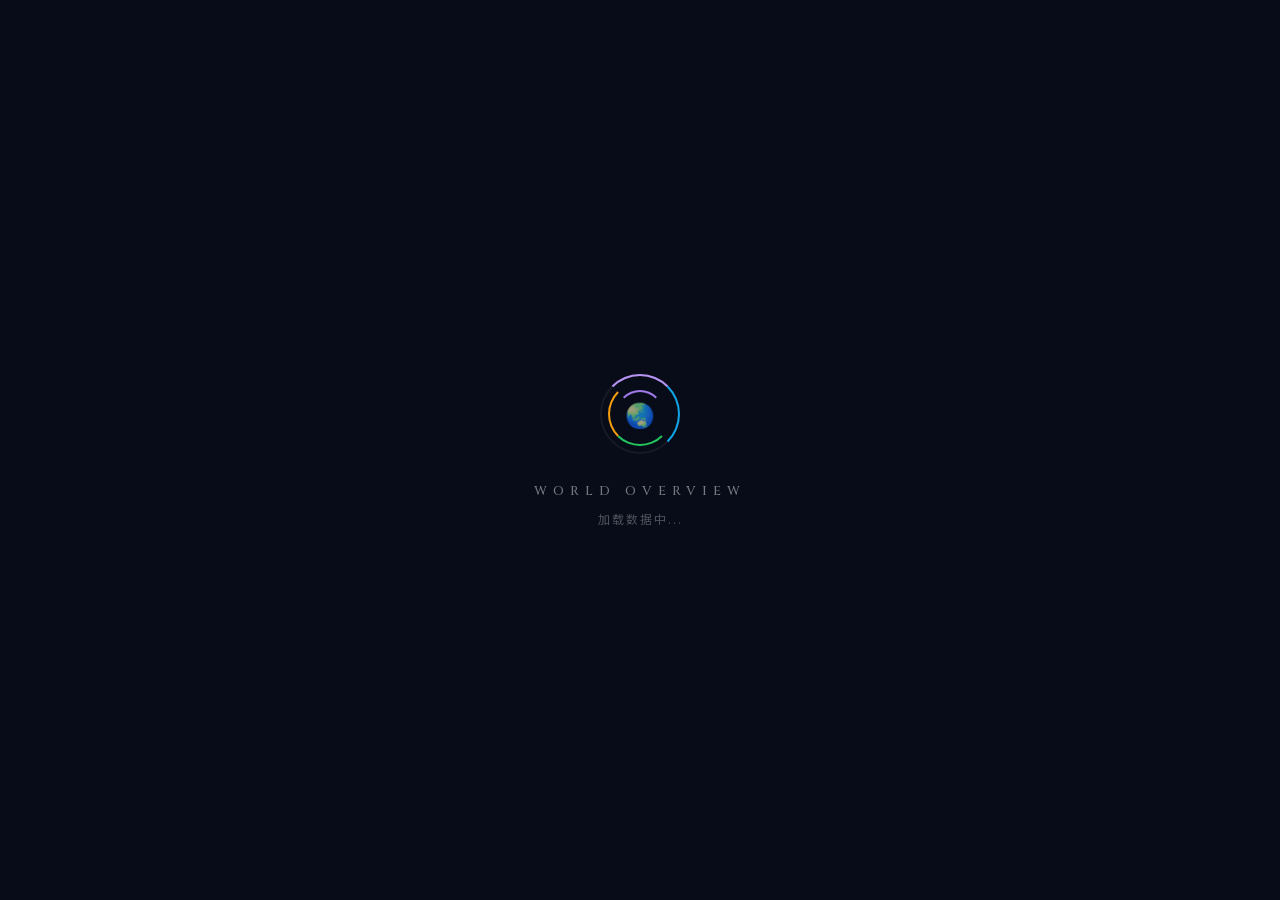
<file: index.html>
<!DOCTYPE html>
<html lang="zh-CN">
<head>
    <meta charset="UTF-8">
    <meta name="viewport" content="width=device-width, initial-scale=1.0">
    <meta http-equiv="Cache-Control" content="no-cache, no-store, must-revalidate">
    <meta http-equiv="Pragma" content="no-cache">
    <meta http-equiv="Expires" content="0">
    <title>世界总览</title>
    <link href="data/fonts/fonts_local.css" rel="stylesheet">
    <script src="https://webapi.amap.com/maps?v=2.0&key=f66cdc07203c3075a2a2ae1ea67eea8e"></script>
    <style>
        :root {
            --dark: #080c18;
            --dark-card: rgba(12, 16, 32, 0.92);
            --dark-card-border: rgba(255,255,255,0.08);
            --text: #e8e6e3;
            --text-dim: rgba(255,255,255,0.45);
            --text-muted: rgba(255,255,255,0.28);
            --accent-travel: #b794f4;
            --accent-mountain: #7cc4f5;
            --accent-park: #22c55e;
            --accent-darksky: #818cf8;
            --accent-diving: #0ea5e9;
            --accent-hotspring: #f59e0b;
            --accent-heritage: #9f7aea;
        }

        * { margin: 0; padding: 0; box-sizing: border-box; }

        body {
            font-family: 'Noto Sans SC', -apple-system, BlinkMacSystemFont, 'PingFang SC', sans-serif;
            height: 100vh;
            overflow: hidden;
            background: var(--dark);
            color: var(--text);
        }

        #map { width: 100%; height: 100%; }

        /* ===== Loading Screen ===== */
        .loading-screen {
            position: fixed;
            inset: 0;
            z-index: 9999;
            background: var(--dark);
            display: flex;
            flex-direction: column;
            align-items: center;
            justify-content: center;
            transition: opacity 0.8s ease, visibility 0.8s ease;
        }
        .loading-screen.hidden {
            opacity: 0;
            visibility: hidden;
            pointer-events: none;
        }
        .loading-globe-wrap {
            position: relative;
            width: 80px;
            height: 80px;
            margin-bottom: 28px;
        }
        .loading-ring {
            position: absolute;
            inset: 0;
            border: 2px solid rgba(255,255,255,0.06);
            border-radius: 50%;
        }
        .loading-ring-spin {
            position: absolute;
            inset: 0;
            border: 2px solid transparent;
            border-top-color: var(--accent-travel);
            border-right-color: var(--accent-diving);
            border-radius: 50%;
            animation: globeSpin 1.2s linear infinite;
        }
        .loading-ring-spin2 {
            position: absolute;
            inset: 8px;
            border: 2px solid transparent;
            border-bottom-color: var(--accent-park);
            border-left-color: var(--accent-hotspring);
            border-radius: 50%;
            animation: globeSpin 1.8s linear infinite reverse;
        }
        .loading-ring-spin3 {
            position: absolute;
            inset: 16px;
            border: 2px solid transparent;
            border-top-color: var(--accent-heritage);
            border-radius: 50%;
            animation: globeSpin 2.4s linear infinite;
        }
        .loading-globe-icon {
            position: absolute;
            inset: 0;
            display: flex;
            align-items: center;
            justify-content: center;
            font-size: 24px;
            opacity: 0.7;
        }
        @keyframes globeSpin { to { transform: rotate(360deg); } }
        .loading-text {
            font-family: 'Cinzel', serif;
            font-size: 13px;
            color: var(--text-dim);
            letter-spacing: 6px;
            text-transform: uppercase;
        }
        .loading-sub {
            font-size: 12px;
            color: var(--text-muted);
            margin-top: 10px;
            letter-spacing: 2px;
        }

        /* ===== Nav Bar ===== */
        .nav-bar {
            position: fixed;
            top: 0;
            left: 0;
            right: 0;
            height: 52px;
            z-index: 100;
            background: rgba(8, 12, 24, 0.82);
            backdrop-filter: blur(24px) saturate(1.5);
            -webkit-backdrop-filter: blur(24px) saturate(1.5);
            border-bottom: 1px solid rgba(255,255,255,0.06);
            display: flex;
            align-items: center;
            justify-content: center;
            padding: 0 20px;
        }
        .nav-trigger{position:absolute;right:16px;top:50%;transform:translateY(-50%);
            width:34px;height:34px;border-radius:10px;border:1px solid rgba(255,255,255,0.06);
            background:rgba(255,255,255,0.04);display:flex;align-items:center;justify-content:center;
            cursor:pointer;transition:all .25s;z-index:101;}
        .nav-trigger:hover{background:rgba(255,255,255,0.08);border-color:rgba(255,255,255,0.12);}
        .nav-trigger svg{width:18px;height:18px;fill:rgba(255,255,255,0.4);}
        .nav-trigger:hover svg{fill:rgba(255,255,255,0.7);}
        .drawer-overlay{position:fixed;inset:0;z-index:110;background:rgba(0,0,0,0.4);
            opacity:0;pointer-events:none;transition:opacity .3s;}
        .drawer-overlay.open{opacity:1;pointer-events:all;}
        .drawer{position:fixed;top:0;right:0;bottom:0;z-index:115;width:200px;
            background:rgba(10,14,26,0.95);backdrop-filter:blur(24px) saturate(1.6);
            border-left:1px solid rgba(255,255,255,0.06);
            transform:translateX(100%);transition:transform .3s cubic-bezier(0.16,1,0.3,1);
            display:flex;flex-direction:column;padding:64px 16px 24px;overflow-y:auto;}
        .drawer.open{transform:translateX(0);}
        .drawer a{display:flex;align-items:center;gap:10px;
            padding:10px 14px;border-radius:10px;
            text-decoration:none;font-size:13px;font-weight:600;
            transition:all .2s;color:rgba(255,255,255,0.5);}
        .drawer a:hover{background:rgba(255,255,255,0.04);color:rgba(255,255,255,0.8);}
        .drawer .d-icon{font-size:16px;width:22px;text-align:center;}
        .drawer .d-sep{height:1px;margin:6px 14px;background:linear-gradient(90deg,rgba(255,255,255,0.04),transparent);}
        .nav-back {
            position: absolute;
            left: 20px;
            color: var(--text-dim);
            text-decoration: none;
            font-size: 14px;
            display: flex;
            align-items: center;
            gap: 6px;
            transition: color 0.25s;
        }
        .nav-back:hover { color: var(--text); }
        .nav-back-arrow {
            font-size: 16px;
            transition: transform 0.25s;
        }
        .nav-back:hover .nav-back-arrow { transform: translateX(-3px); }
        .nav-title {
            font-family: 'Cinzel', 'Noto Sans SC', serif;
            font-size: 16px;
            font-weight: 600;
            letter-spacing: 4px;
            background: linear-gradient(90deg, #b794f4, #7cc4f5, #22c55e, #f59e0b, #b794f4);
            background-size: 200% 100%;
            -webkit-background-clip: text;
            -webkit-text-fill-color: transparent;
            background-clip: text;
            animation: shimmer 4s ease-in-out infinite;
        }
        @keyframes shimmer { 0%,100%{background-position:0% 50%;} 50%{background-position:100% 50%;} }

        /* ===== Layer Toggle Panel ===== */
        .layer-panel {
            position: fixed;
            top: 72px;
            left: 16px;
            z-index: 100;
            display: flex;
            flex-direction: column;
            gap: 6px;
        }
        .layer-btn {
            display: flex;
            align-items: center;
            gap: 8px;
            padding: 8px 14px 8px 10px;
            background: var(--dark-card);
            backdrop-filter: blur(16px) saturate(1.4);
            -webkit-backdrop-filter: blur(16px) saturate(1.4);
            border: 1px solid var(--dark-card-border);
            border-radius: 10px;
            cursor: pointer;
            transition: all 0.3s ease;
            user-select: none;
            min-width: 120px;
        }
        .layer-btn:hover {
            background: rgba(20, 26, 50, 0.95);
            border-color: rgba(255,255,255,0.14);
        }
        .layer-btn.active {
            border-color: var(--layer-color, rgba(255,255,255,0.2));
            box-shadow: 0 0 12px -2px var(--layer-color, transparent),
                        inset 0 0 16px -8px var(--layer-color, transparent);
        }
        .layer-btn.inactive {
            opacity: 0.4;
        }
        .layer-btn.inactive:hover { opacity: 0.65; }
        .layer-emoji {
            font-size: 16px;
            width: 22px;
            text-align: center;
            flex-shrink: 0;
        }
        .layer-label {
            font-size: 13px;
            font-weight: 500;
            color: var(--text);
            flex: 1;
            white-space: nowrap;
        }
        .layer-btn.inactive .layer-label { color: var(--text-dim); }
        .layer-count {
            font-size: 11px;
            font-weight: 600;
            padding: 2px 7px;
            border-radius: 8px;
            background: rgba(255,255,255,0.08);
            color: var(--text-dim);
            flex-shrink: 0;
        }
        .layer-btn.active .layer-count {
            background: var(--layer-color, rgba(255,255,255,0.12));
            color: #fff;
        }

        /* ===== Stats Bar ===== */
        .stats-bar {
            position: fixed;
            bottom: 20px;
            left: 50%;
            transform: translateX(-50%);
            z-index: 100;
            background: var(--dark-card);
            backdrop-filter: blur(20px) saturate(1.4);
            -webkit-backdrop-filter: blur(20px) saturate(1.4);
            border: 1px solid var(--dark-card-border);
            border-radius: 24px;
            padding: 10px 28px;
            display: flex;
            align-items: center;
            gap: 28px;
            font-size: 13px;
        }
        .stat-item {
            display: flex;
            align-items: center;
            gap: 6px;
            color: var(--text-dim);
        }
        .stat-val {
            font-weight: 600;
            color: var(--text);
            font-variant-numeric: tabular-nums;
        }
        .stat-dot {
            width: 6px;
            height: 6px;
            border-radius: 50%;
            background: var(--accent-park);
            animation: statPulse 2s ease-in-out infinite;
        }
        @keyframes statPulse { 0%,100%{opacity:0.5;} 50%{opacity:1;} }

        /* ===== Info Card (click popup) ===== */
        .info-card {
            position: fixed;
            z-index: 200;
            background: rgba(12, 16, 36, 0.96);
            backdrop-filter: blur(20px) saturate(1.5);
            -webkit-backdrop-filter: blur(20px) saturate(1.5);
            border: 1px solid rgba(255,255,255,0.1);
            border-radius: 14px;
            padding: 16px 20px;
            min-width: 220px;
            max-width: 300px;
            box-shadow: 0 8px 32px rgba(0,0,0,0.5), 0 0 0 1px rgba(255,255,255,0.04);
            display: none;
            opacity: 0;
            transform: translateY(6px) scale(0.96);
            transition: opacity 0.25s ease, transform 0.25s ease;
        }
        .info-card.show {
            display: block;
            opacity: 1;
            transform: translateY(0) scale(1);
        }
        .info-card-header {
            display: flex;
            align-items: center;
            gap: 10px;
            margin-bottom: 10px;
        }
        .info-card-emoji {
            font-size: 22px;
        }
        .info-card-name {
            font-size: 15px;
            font-weight: 600;
            color: #fff;
            line-height: 1.3;
        }
        .info-card-type {
            font-size: 11px;
            color: var(--text-dim);
            padding: 2px 8px;
            border-radius: 6px;
            background: rgba(255,255,255,0.06);
            display: inline-block;
            margin-bottom: 8px;
        }
        .info-card-detail {
            font-size: 13px;
            color: var(--text-dim);
            margin-bottom: 12px;
            line-height: 1.5;
        }
        .info-card-link {
            display: inline-flex;
            align-items: center;
            gap: 4px;
            font-size: 12px;
            color: var(--accent-travel);
            text-decoration: none;
            transition: color 0.2s;
        }
        .info-card-link:hover { color: #d4b8ff; }

        /* ===== Custom Markers ===== */
        .wm-dot {
            width: 8px;
            height: 8px;
            border-radius: 50%;
            border: 1.5px solid;
            cursor: pointer;
            transition: transform 0.2s, box-shadow 0.2s;
            position: relative;
        }
        .wm-dot:hover {
            transform: scale(1.8);
            z-index: 10;
        }
        .wm-tri {
            width: 0;
            height: 0;
            border-left: 6px solid transparent;
            border-right: 6px solid transparent;
            border-bottom: 10px solid;
            cursor: pointer;
            transition: transform 0.2s;
            filter: drop-shadow(0 0 3px currentColor);
        }
        .wm-tri:hover {
            transform: scale(1.6);
            z-index: 10;
        }
        .wm-diamond {
            width: 8px;
            height: 8px;
            transform: rotate(45deg);
            border: 1.5px solid;
            cursor: pointer;
            transition: transform 0.2s, box-shadow 0.2s;
        }
        .wm-diamond:hover {
            transform: rotate(45deg) scale(1.8);
            z-index: 10;
        }
        .wm-sq {
            width: 7px;
            height: 7px;
            border: 1.5px solid;
            border-radius: 1.5px;
            cursor: pointer;
            transition: transform 0.2s, box-shadow 0.2s;
        }
        .wm-sq:hover {
            transform: scale(1.8);
            z-index: 10;
        }

        /* hide amap logo/copyright */
        .amap-logo, .amap-copyright { display: none !important; }
    </style>
</head>
<body>

<!-- Loading Screen -->
<div class="loading-screen" id="loadingScreen">
    <div class="loading-globe-wrap">
        <div class="loading-ring"></div>
        <div class="loading-ring-spin"></div>
        <div class="loading-ring-spin2"></div>
        <div class="loading-ring-spin3"></div>
        <div class="loading-globe-icon">🌏</div>
    </div>
    <div class="loading-text">World Overview</div>
    <div class="loading-sub">加载数据中...</div>
</div>

<!-- Nav Bar -->
<div class="nav-bar">
    <div class="nav-title">世 界 总 览</div>
    <div class="nav-trigger" onclick="var d=document.getElementById('drawer'),o=document.getElementById('dOverlay');d.classList.toggle('open');o.classList.toggle('open');">
        <svg viewBox="0 0 24 24"><path d="M3 18h18v-2H3v2zm0-5h18v-2H3v2zm0-7v2h18V6H3z"/></svg>
    </div>
</div>
<div class="drawer-overlay" id="dOverlay" onclick="document.getElementById('drawer').classList.remove('open');this.classList.remove('open');"></div>
<div class="drawer" id="drawer">
    <a href="travel_map.html"><span class="d-icon">📍</span>足迹地图</a>
    <a href="heritage.html"><span class="d-icon">🏛️</span>遗产册</a>
    <div class="d-sep"></div>
    <a href="mountains.html"><span class="d-icon">🏔️</span>雪山图鉴</a>
    <a href="mountain_map.html"><span class="d-icon">🗺️</span>雪山地图</a>
    <div class="d-sep"></div>
    <a href="parks.html"><span class="d-icon">🌲</span>国家公园</a>
    <a href="darksky.html"><span class="d-icon">🌌</span>暗夜星空</a>
    <a href="diving.html"><span class="d-icon">🤿</span>潜水图鉴</a>
    <a href="hotspring.html"><span class="d-icon">♨️</span>温泉图鉴</a>
    <div class="d-sep"></div>
    <a href="timeline.html"><span class="d-icon">📅</span>旅行时间线</a>
    <a href="stats.html"><span class="d-icon">📊</span>旅行统计</a>
    <div class="d-sep"></div>
    <a href="config.html"><span class="d-icon">⚙️</span>数据编辑</a>
</div>

<!-- Map -->
<div id="map"></div>

<!-- Layer Panel -->
<div class="layer-panel" id="layerPanel"></div>

<!-- Stats Bar -->
<div class="stats-bar" id="statsBar">
    <div class="stat-item">
        <div class="stat-dot"></div>
        <span>可见标记</span>
        <span class="stat-val" id="statVisible">0</span>
    </div>
    <div class="stat-item">
        <span>活跃图层</span>
        <span class="stat-val" id="statLayers">0</span>
        <span>/ 7</span>
    </div>
</div>

<!-- Info Card -->
<div class="info-card" id="infoCard">
    <div class="info-card-header">
        <span class="info-card-emoji" id="icEmoji"></span>
        <span class="info-card-name" id="icName"></span>
    </div>
    <div class="info-card-type" id="icType"></div>
    <div class="info-card-detail" id="icDetail"></div>
    <a class="info-card-link" id="icLink" href="#" target="_blank">
        查看详情 <span style="font-size:14px">→</span>
    </a>
</div>

<script>
(function() {
    'use strict';

    /* ===== Layer config ===== */
    var LAYERS = [
        { key: 'travel',    emoji: '📍',  label: '足迹', color: '#b794f4' },
        { key: 'mountain',  emoji: '🏔️', label: '雪山', color: '#7cc4f5' },
        { key: 'park',      emoji: '🌲',  label: '公园', color: '#22c55e' },
        { key: 'darksky',   emoji: '🌌',  label: '星空', color: '#818cf8' },
        { key: 'diving',    emoji: '🤿',  label: '潜水', color: '#0ea5e9' },
        { key: 'hotspring', emoji: '♨️',  label: '温泉', color: '#f59e0b' },
        { key: 'heritage',  emoji: '🏛️', label: '遗产', color: '#9f7aea' }
    ];

    var TYPE_LABELS = {
        travel: '足迹',
        mountain: '雪山',
        park: '国家公园',
        darksky: '暗夜星空',
        diving: '潜水',
        hotspring: '温泉',
        heritage: '世界遗产'
    };

    var layerMarkers = {};
    var layerActive = {};
    var layerDataLoaded = {};
    var layerRawData = {};
    LAYERS.forEach(function(l) {
        layerMarkers[l.key] = [];
        layerActive[l.key] = (l.key === 'travel');
        layerDataLoaded[l.key] = false;
    });

    /* ===== Init Map ===== */
    var map = new AMap.Map('map', {
        zoom: 3,
        center: [20, 40],
        mapStyle: 'amap://styles/darkblue',
        viewMode: '3D',
        pitch: 35,
        features: ['bg', 'road', 'building'],
        expandZoomRange: true,
        zooms: [2, 20]
    });

    /* ===== Marker helpers ===== */
    function makeDot(color, size) {
        var s = size || 8;
        var el = document.createElement('div');
        el.className = 'wm-dot';
        el.style.width = s + 'px';
        el.style.height = s + 'px';
        el.style.borderColor = color;
        el.style.background = color;
        el.style.boxShadow = '0 0 6px ' + color;
        return el;
    }

    function makeTriangle(color, elev) {
        var el = document.createElement('div');
        el.className = 'wm-tri';
        el.style.borderBottomColor = color;
        el.style.color = color;
        return el;
    }

    function makeDiamond(color) {
        var el = document.createElement('div');
        el.className = 'wm-diamond';
        el.style.borderColor = color;
        el.style.background = color;
        el.style.boxShadow = '0 0 6px ' + color;
        return el;
    }

    function makeSquare(color) {
        var el = document.createElement('div');
        el.className = 'wm-sq';
        el.style.borderColor = color;
        el.style.background = color;
        el.style.boxShadow = '0 0 5px ' + color;
        return el;
    }

    function elevColor(elev) {
        if (elev >= 8000) return '#ef4444';
        if (elev >= 7000) return '#f97316';
        if (elev >= 6000) return '#eab308';
        if (elev >= 5000) return '#22c55e';
        if (elev >= 4000) return '#38bdf8';
        return '#a78bfa';
    }

    function createMarker(pos, contentEl, extData, layerKey) {
        var mk = new AMap.Marker({
            position: pos,
            content: contentEl,
            offset: new AMap.Pixel(-4, -4),
            extData: extData,
            zIndex: layerKey === 'mountain' ? 12 : 10
        });
        mk.on('click', function(e) {
            showInfoCard(e, mk.getExtData());
        });
        mk.setMap(map);
        layerMarkers[layerKey].push(mk);
    }

    /* ===== Info Card ===== */
    var infoCard = document.getElementById('infoCard');
    var dismissTimer = null;

    function showInfoCard(e, data) {
        if (dismissTimer) { clearTimeout(dismissTimer); dismissTimer = null; }

        var emojiMap = {};
        LAYERS.forEach(function(l) { emojiMap[l.key] = l.emoji; });

        document.getElementById('icEmoji').textContent = emojiMap[data.type] || '';
        document.getElementById('icName').textContent = data.name || '';
        document.getElementById('icType').textContent = TYPE_LABELS[data.type] || data.type;
        document.getElementById('icDetail').textContent = data.detail || '';
        document.getElementById('icLink').href = data.link || '#';

        /* position near click */
        var px = e.pixel || { x: 300, y: 300 };
        var vw = window.innerWidth;
        var vh = window.innerHeight;
        var left = px.x + 16;
        var top = px.y - 40;
        if (left + 300 > vw) left = px.x - 320;
        if (top + 200 > vh) top = vh - 220;
        if (top < 60) top = 60;
        if (left < 10) left = 10;
        infoCard.style.left = left + 'px';
        infoCard.style.top = top + 'px';

        infoCard.classList.add('show');
    }

    function hideInfoCard() {
        infoCard.classList.remove('show');
    }

    map.on('click', function(e) {
        /* only dismiss if not clicking a marker */
        var tgt = e.originEvent && e.originEvent.target;
        if (tgt && (
            tgt.classList.contains('wm-dot') ||
            tgt.classList.contains('wm-tri') ||
            tgt.classList.contains('wm-diamond') ||
            tgt.classList.contains('wm-sq')
        )) return;
        hideInfoCard();
    });

    /* ===== Build layer panel ===== */
    var panelEl = document.getElementById('layerPanel');

    function buildPanel() {
        panelEl.innerHTML = '';
        LAYERS.forEach(function(cfg) {
            var btn = document.createElement('div');
            btn.className = 'layer-btn' + (layerActive[cfg.key] ? ' active' : ' inactive');
            btn.style.setProperty('--layer-color', cfg.color);
            btn.setAttribute('data-layer', cfg.key);

            btn.innerHTML = '<span class="layer-emoji">' + cfg.emoji + '</span>' +
                '<span class="layer-label">' + cfg.label + '</span>' +
                '<span class="layer-count" id="count-' + cfg.key + '">0</span>';

            btn.addEventListener('click', function() {
                toggleLayer(cfg.key, btn);
            });
            panelEl.appendChild(btn);
        });
    }
    buildPanel();

    function toggleLayer(key, btn) {
        layerActive[key] = !layerActive[key];
        if (layerActive[key]) {
            btn.classList.remove('inactive');
            btn.classList.add('active');
            if (!layerDataLoaded[key] && layerRawData[key]) {
                buildLayerMarkers(key, layerRawData[key]);
                layerDataLoaded[key] = true;
                var el = document.getElementById('count-' + key);
                if (el) el.textContent = layerMarkers[key].length;
            }
            layerMarkers[key].forEach(function(m) { m.show(); });
        } else {
            btn.classList.remove('active');
            btn.classList.add('inactive');
            layerMarkers[key].forEach(function(m) { m.hide(); });
            hideInfoCard();
        }
        updateStats();
    }

    /* ===== Stats ===== */
    function updateStats() {
        var visible = 0;
        var active = 0;
        LAYERS.forEach(function(cfg) {
            if (layerActive[cfg.key]) {
                visible += layerMarkers[cfg.key].length;
                active++;
            }
        });
        document.getElementById('statVisible').textContent = visible;
        document.getElementById('statLayers').textContent = active;
    }

    function updateCounts() {
        LAYERS.forEach(function(cfg) {
            var el = document.getElementById('count-' + cfg.key);
            if (!el) return;
            if (layerDataLoaded[cfg.key]) {
                el.textContent = layerMarkers[cfg.key].length;
            } else if (layerRawData[cfg.key]) {
                var d = layerRawData[cfg.key];
                if (cfg.key === 'travel') {
                    var c = 0;
                    d.forEach(function(city) { c += (city.spots || []).length; });
                    el.textContent = c;
                } else {
                    el.textContent = d.length;
                }
            }
        });
    }

    /* ===== Load Data ===== */
    function buildLayerMarkers(key, data) {
        if (key === 'travel') {
            data.forEach(function(city) {
                (city.spots || []).forEach(function(spot) {
                    if (!spot.lat || !spot.lng) return;
                    createMarker([spot.lng, spot.lat], makeDot('#b794f4', 6),
                        { type: 'travel', name: spot.title || '', detail: city.city + (spot.category ? ' · ' + spot.category : ''), link: 'travel_map.html' }, 'travel');
                });
            });
        } else if (key === 'mountain') {
            data.forEach(function(mt) {
                if (!mt.lat || !mt.lng) return;
                var c = elevColor(mt.elevation || 0);
                createMarker([mt.lng, mt.lat], makeTriangle(c),
                    { type: 'mountain', name: mt.name || '', detail: (mt.elevation || 0) + 'm · ' + (mt.range || mt.country || ''), link: 'mountains.html' }, 'mountain');
            });
        } else if (key === 'park') {
            data.forEach(function(pk) {
                if (!pk.lat || !pk.lng) return;
                createMarker([pk.lng, pk.lat], makeDot('#22c55e', 6),
                    { type: 'park', name: pk.name || '', detail: pk.country + (pk.area ? ' · ' + pk.area + 'km²' : ''), link: 'parks.html' }, 'park');
            });
        } else if (key === 'darksky') {
            data.forEach(function(ds) {
                if (!ds.lat || !ds.lng) return;
                createMarker([ds.lng, ds.lat], makeDiamond('#818cf8'),
                    { type: 'darksky', name: ds.name || '', detail: (ds.bortle ? 'Bortle ' + ds.bortle : '') + (ds.country ? ' · ' + ds.country : ''), link: 'darksky.html' }, 'darksky');
            });
        } else if (key === 'diving') {
            data.forEach(function(dv) {
                if (!dv.lat || !dv.lng) return;
                createMarker([dv.lng, dv.lat], makeDot('#0ea5e9', 6),
                    { type: 'diving', name: dv.name || '', detail: (dv.depth ? dv.depth + 'm · ' : '') + (dv.country || ''), link: 'diving.html' }, 'diving');
            });
        } else if (key === 'hotspring') {
            data.forEach(function(hs) {
                if (!hs.lat || !hs.lng) return;
                createMarker([hs.lng, hs.lat], makeDot('#f59e0b', 6),
                    { type: 'hotspring', name: hs.name || '', detail: (hs.temperature ? hs.temperature + '°C · ' : '') + (hs.country || ''), link: 'hotspring.html' }, 'hotspring');
            });
        } else if (key === 'heritage') {
            data.forEach(function(h) {
                if (!h.lat || !h.lng) return;
                createMarker([h.lng, h.lat], makeSquare('#9f7aea'),
                    { type: 'heritage', name: h.name_zh || h.name || h.name_en || '', detail: (h.country || '') + (h.type ? ' · ' + h.type : ''), link: 'heritage.html' }, 'heritage');
            });
        }
    }

    var LAYER_FILES = {
        travel: 'data/travel.json',
        mountain: 'data/mountains_global.json',
        park: 'data/parks_global.json',
        darksky: 'data/darksky_global.json',
        diving: 'data/diving_global.json',
        hotspring: 'data/hotspring_global.json',
        heritage: 'data/heritage_global.json'
    };

    var fileKeys = Object.keys(LAYER_FILES);
    var fileUrls = fileKeys.map(function(k) { return LAYER_FILES[k]; });

    Promise.all(
        fileUrls.map(function(url) { return fetch(url).then(function(r) { return r.json(); }); })
    ).then(function(results) {
        fileKeys.forEach(function(key, i) {
            layerRawData[key] = results[i];
        });

        buildLayerMarkers('travel', layerRawData.travel);
        layerDataLoaded.travel = true;

        updateCounts();
        updateStats();

        setTimeout(function() {
            document.getElementById('loadingScreen').classList.add('hidden');
        }, 600);

    }).catch(function(err) {
        console.error('Data load error:', err);
        document.querySelector('.loading-sub').textContent = '数据加载失败';
    });

})();
</script>
</body>
</html>
</file>
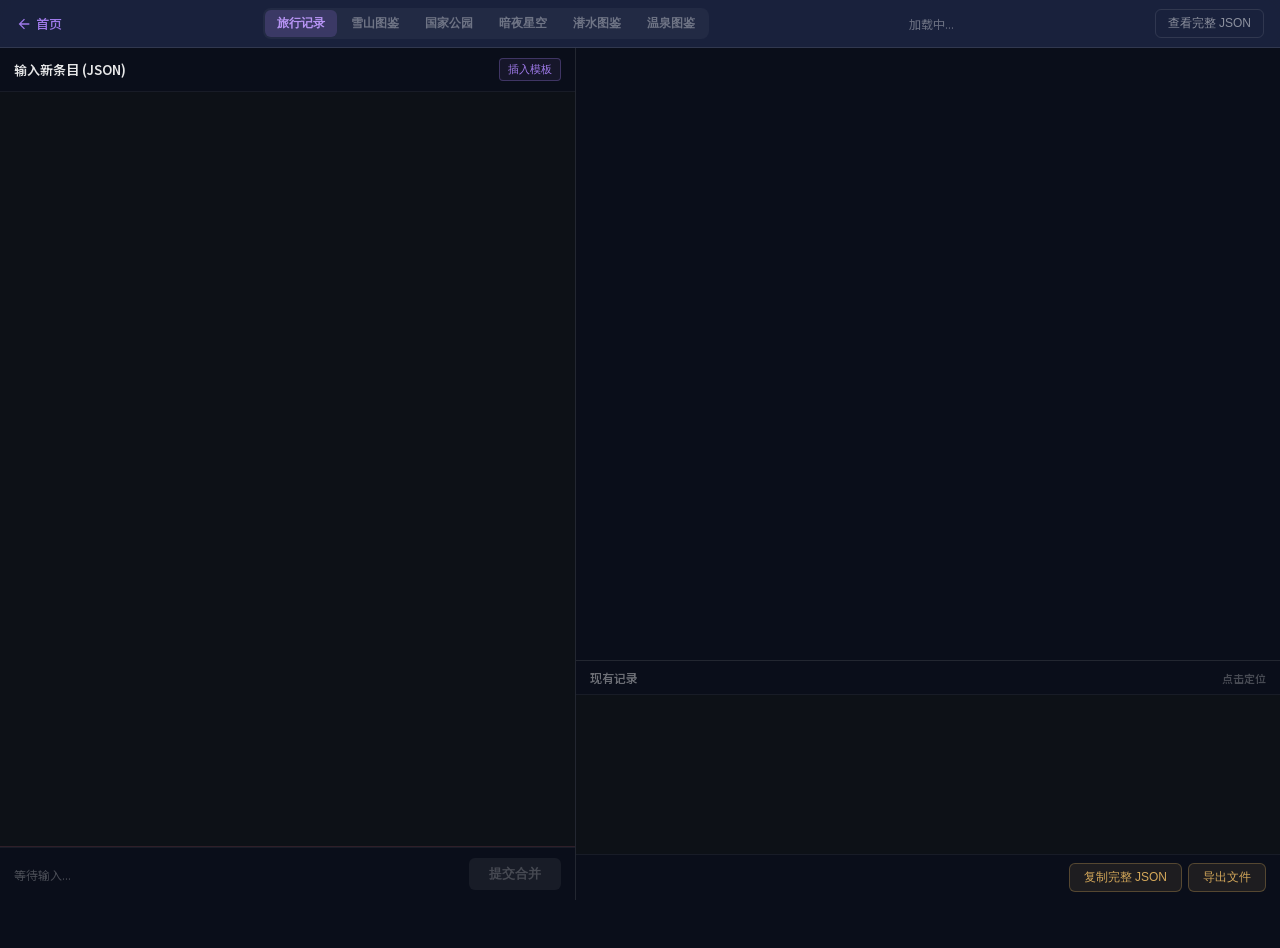
<file: config.html>
<!DOCTYPE html>
<html lang="zh-CN">
<head>
    <meta charset="UTF-8">
    <meta name="viewport" content="width=device-width, initial-scale=1.0">
    <title>数据编辑器</title>
    <link href="data/fonts/fonts_local.css" rel="stylesheet">
    <script src="https://webapi.amap.com/maps?v=2.0&key=f66cdc07203c3075a2a2ae1ea67eea8e"></script>
    <style>
        * { margin: 0; padding: 0; box-sizing: border-box; }
        body {
            font-family: 'Noto Sans SC', -apple-system, 'PingFang SC', sans-serif;
            background: #0a0e1a; color: rgba(255,255,255,0.9);
            overflow: hidden; height: 100vh;
        }

        .nav {
            position: fixed; top: 0; left: 0; right: 0; height: 48px;
            background: rgba(30,38,68,0.82); backdrop-filter: blur(20px) saturate(1.6);
            border-bottom: 1px solid rgba(255,255,255,0.1);
            display: flex; align-items: center; justify-content: space-between;
            padding: 0 16px; z-index: 100;
        }
        .nav-back {
            color: #9f7aea; text-decoration: none; font-size: 13px; font-weight: 500;
            display: flex; align-items: center; gap: 4px;
        }
        .nav-back:hover { color: #b794f4; }
        .nav-back svg { width: 16px; height: 16px; fill: currentColor; }
        .nav-title { font-size: 14px; font-weight: 700; }

        /* Mode Tabs */
        .mode-tabs {
            display: flex; gap: 2px; background: rgba(255,255,255,0.04); border-radius: 8px; padding: 2px;
            flex-wrap: wrap;
        }
        .mode-tab {
            padding: 5px 12px; border-radius: 6px; font-size: 12px; font-weight: 600;
            border: none; background: transparent; color: rgba(255,255,255,0.35);
            cursor: pointer; transition: all 0.2s; white-space: nowrap;
        }
        .mode-tab:hover { color: rgba(255,255,255,0.6); }
        .mode-tab.active-travel { background: rgba(159,122,234,0.2); color: #b794f4; }
        .mode-tab.active-mountain { background: rgba(124,196,245,0.2); color: #7cc4f5; }
        .mode-tab.active-park { background: rgba(34,197,94,0.2); color: #22c55e; }
        .mode-tab.active-darksky { background: rgba(129,140,248,0.2); color: #818cf8; }
        .mode-tab.active-diving { background: rgba(14,165,233,0.2); color: #0ea5e9; }
        .mode-tab.active-hotspring { background: rgba(245,158,11,0.2); color: #f59e0b; }

        .nav-info { font-size: 12px; color: rgba(255,255,255,0.35); }
        .nav-actions { display: flex; gap: 6px; }
        .nav-btn {
            padding: 5px 12px; border-radius: 6px; font-size: 12px; font-weight: 500;
            border: 1px solid rgba(255,255,255,0.1); background: transparent;
            color: rgba(255,255,255,0.5); cursor: pointer; transition: all 0.2s;
        }
        .nav-btn:hover { border-color: #d4a85a; color: #d4a85a; }

        .main { display: flex; height: calc(100vh - 48px); margin-top: 48px; }

        .left {
            width: 45%; display: flex; flex-direction: column;
            border-right: 1px solid rgba(255,255,255,0.1);
        }
        .input-header {
            padding: 10px 14px; display: flex; align-items: center; justify-content: space-between;
            border-bottom: 1px solid rgba(255,255,255,0.06);
        }
        .input-title { font-size: 13px; font-weight: 600; }
        .template-btn {
            padding: 3px 8px; border-radius: 4px; font-size: 11px;
            border: 1px solid rgba(159,122,234,0.3); background: rgba(159,122,234,0.08);
            color: #9f7aea; cursor: pointer; transition: all 0.15s;
        }
        .template-btn:hover { background: rgba(159,122,234,0.15); }
        .template-btn.mountain { border-color: rgba(124,196,245,0.3); background: rgba(124,196,245,0.08); color: #7cc4f5; }
        .template-btn.mountain:hover { background: rgba(124,196,245,0.15); }
        .template-btn.park { border-color: rgba(34,197,94,0.3); background: rgba(34,197,94,0.08); color: #22c55e; }
        .template-btn.park:hover { background: rgba(34,197,94,0.15); }
        .template-btn.darksky { border-color: rgba(129,140,248,0.3); background: rgba(129,140,248,0.08); color: #818cf8; }
        .template-btn.darksky:hover { background: rgba(129,140,248,0.15); }
        .template-btn.diving { border-color: rgba(14,165,233,0.3); background: rgba(14,165,233,0.08); color: #0ea5e9; }
        .template-btn.diving:hover { background: rgba(14,165,233,0.15); }
        .template-btn.hotspring { border-color: rgba(245,158,11,0.3); background: rgba(245,158,11,0.08); color: #f59e0b; }
        .template-btn.hotspring:hover { background: rgba(245,158,11,0.15); }

        #jsonInput {
            flex: 1; width: 100%; border: none; outline: none; resize: none;
            background: #0d1117; color: #c9d1d9;
            font-family: 'SF Mono', 'Fira Code', Menlo, monospace;
            font-size: 12.5px; line-height: 1.6; padding: 14px 16px;
            tab-size: 4;
        }
        #jsonInput::placeholder { color: rgba(255,255,255,0.15); }

        .validate-bar {
            padding: 10px 14px; border-top: 1px solid rgba(255,255,255,0.06);
            display: flex; align-items: center; justify-content: space-between; gap: 10px;
            flex-shrink: 0;
        }
        .validate-status { font-size: 12px; flex: 1; }
        .validate-status.ok { color: #48bb78; }
        .validate-status.err { color: #fc8181; }
        .validate-status.empty { color: rgba(255,255,255,0.25); }
        .submit-btn {
            padding: 7px 20px; border-radius: 6px; font-size: 13px; font-weight: 600;
            border: none; cursor: pointer; transition: all 0.2s;
            background: #48bb78; color: #0a0e1a;
        }
        .submit-btn:hover { background: #68d391; }
        .submit-btn:disabled {
            background: rgba(255,255,255,0.06); color: rgba(255,255,255,0.2);
            cursor: not-allowed;
        }

        .error-detail {
            max-height: 0; overflow: hidden; transition: max-height 0.3s;
            border-top: 1px solid rgba(252,129,129,0.15);
        }
        .error-detail.show { max-height: 160px; }
        .error-detail-inner {
            padding: 8px 14px; background: rgba(252,129,129,0.03);
            font-size: 11px; color: #fc8181; line-height: 1.6; overflow-y: auto; max-height: 160px;
        }

        .right { flex: 1; display: flex; flex-direction: column; }
        .map-wrap { flex: 1; position: relative; }
        #previewMap { width: 100%; height: 100%; }

        .existing-panel {
            height: 240px; border-top: 1px solid rgba(255,255,255,0.1);
            display: flex; flex-direction: column;
        }
        .existing-header {
            padding: 8px 14px; font-size: 12px; font-weight: 600;
            border-bottom: 1px solid rgba(255,255,255,0.06);
            color: rgba(255,255,255,0.4); flex-shrink: 0;
            display: flex; justify-content: space-between; align-items: center;
        }
        .existing-list { flex: 1; overflow-y: auto; background: #0d1117; }
        .existing-item {
            padding: 5px 14px; font-size: 12px; display: flex; align-items: center; gap: 8px;
            border-bottom: 1px solid rgba(255,255,255,0.02); cursor: pointer;
            transition: background 0.1s;
        }
        .existing-item:hover { background: rgba(255,255,255,0.03); }
        .existing-item.new-entry { background: rgba(72,187,120,0.08); }
        .existing-emoji { width: 20px; text-align: center; font-size: 13px; }
        .existing-city { font-weight: 600; min-width: 50px; }
        .existing-spot { color: rgba(255,255,255,0.4); flex: 1; overflow: hidden; text-overflow: ellipsis; white-space: nowrap; }
        .existing-coord {
            font-family: 'SF Mono', Menlo, monospace; font-size: 10px;
            color: rgba(255,255,255,0.2);
        }
        .existing-badge {
            font-size: 10px; padding: 1px 6px; border-radius: 8px;
        }
        .existing-badge.visited { background: rgba(159,122,234,0.12); color: #9f7aea; }
        .existing-badge.wanted { background: rgba(255,255,255,0.05); color: rgba(255,255,255,0.3); }
        .existing-badge.new { background: rgba(72,187,120,0.15); color: #48bb78; }
        .existing-badge.diff-f { background: rgba(72,187,120,0.12); color: #48bb78; }
        .existing-badge.diff-pd { background: rgba(66,153,225,0.12); color: #4299e1; }
        .existing-badge.diff-ad { background: rgba(237,137,54,0.12); color: #ed8936; }
        .existing-badge.diff-d { background: rgba(229,62,62,0.12); color: #e53e3e; }
        .existing-badge.diff-td { background: rgba(159,122,234,0.12); color: #9f7aea; }
        .existing-badge.diff-ban { background: rgba(113,128,150,0.12); color: #718096; }
        .existing-type {
            font-size: 10px; color: rgba(255,255,255,0.25);
        }

        .export-bar {
            padding: 8px 14px; border-top: 1px solid rgba(255,255,255,0.06);
            display: flex; gap: 6px; justify-content: flex-end; flex-shrink: 0;
        }
        .export-btn {
            padding: 5px 14px; border-radius: 6px; font-size: 12px; font-weight: 500;
            border: 1px solid rgba(212,168,90,0.3); background: rgba(212,168,90,0.1);
            color: #d4a85a; cursor: pointer; transition: all 0.15s;
        }
        .export-btn:hover { background: rgba(212,168,90,0.2); }
        .export-btn:disabled { opacity: 0.3; cursor: not-allowed; }

        .toast {
            position: fixed; bottom: 20px; left: 50%; transform: translateX(-50%) translateY(80px);
            padding: 10px 20px; border-radius: 8px; font-size: 13px;
            background: rgba(30,38,68,0.92); backdrop-filter: blur(16px);
            border: 1px solid rgba(255,255,255,0.1); color: rgba(255,255,255,0.9);
            z-index: 300; opacity: 0; transition: all 0.3s cubic-bezier(0.16, 1, 0.3, 1);
            pointer-events: none; max-width: 400px; text-align: center;
        }
        .toast.show { opacity: 1; transform: translateX(-50%) translateY(0); }

        ::-webkit-scrollbar { width: 4px; }
        ::-webkit-scrollbar-track { background: transparent; }
        ::-webkit-scrollbar-thumb { background: rgba(255,255,255,0.08); border-radius: 2px; }

        @keyframes pulse {
            0% { transform: scale(1); opacity: 0.6; }
            70% { transform: scale(2); opacity: 0; }
            100% { transform: scale(2); opacity: 0; }
        }

        @media (max-width: 900px) {
            .main { flex-direction: column; }
            .left { width: 100%; height: 50%; border-right: none; }
        }
    </style>
</head>
<body>
    <nav class="nav">
        <a href="index.html" class="nav-back">
            <svg viewBox="0 0 24 24"><path d="M20 11H7.83l5.59-5.59L12 4l-8 8 8 8 1.41-1.41L7.83 13H20v-2z"/></svg>
            首页
        </a>
        <div class="mode-tabs">
            <button class="mode-tab active-travel" data-mode="travel">旅行记录</button>
            <button class="mode-tab" data-mode="mountain">雪山图鉴</button>
            <button class="mode-tab" data-mode="park">国家公园</button>
            <button class="mode-tab" data-mode="darksky">暗夜星空</button>
            <button class="mode-tab" data-mode="diving">潜水图鉴</button>
            <button class="mode-tab" data-mode="hotspring">温泉图鉴</button>
        </div>
        <div class="nav-info" id="navInfo">加载中...</div>
        <div class="nav-actions">
            <button class="nav-btn" id="btnViewAll">查看完整 JSON</button>
        </div>
    </nav>

    <div class="main">
        <div class="left">
            <div class="input-header">
                <span class="input-title" id="inputTitle">输入新条目 (JSON)</span>
                <button class="template-btn" id="btnTemplate">插入模板</button>
            </div>
            <textarea id="jsonInput" placeholder=""></textarea>
            <div class="error-detail" id="errorDetail">
                <div class="error-detail-inner" id="errorContent"></div>
            </div>
            <div class="validate-bar">
                <div class="validate-status empty" id="validateStatus">等待输入...</div>
                <button class="submit-btn" id="btnSubmit" disabled>提交合并</button>
            </div>
        </div>
        <div class="right">
            <div class="map-wrap">
                <div id="previewMap"></div>
            </div>
            <div class="existing-panel">
                <div class="existing-header">
                    <span id="existingTitle">现有记录</span>
                    <span style="font-size:11px;color:rgba(255,255,255,0.25);">点击定位</span>
                </div>
                <div class="existing-list" id="existingList"></div>
                <div class="export-bar">
                    <button class="export-btn" id="btnCopy">复制完整 JSON</button>
                    <button class="export-btn" id="btnExport">导出文件</button>
                </div>
            </div>
        </div>
    </div>

    <div class="toast" id="toast"></div>

    <script>
    (function() {
        var map = null;
        var currentMode = 'travel';

        var categoryConfig = {
            '自然景观': { emoji: '🏔️', color: '#48bb78' },
            '世界遗产': { emoji: '🏛️', color: '#9f7aea' },
            '历史文化': { emoji: '🏯', color: '#ed8936' },
            '现代都市': { emoji: '🌃', color: '#4299e1' },
            '美食体验': { emoji: '🍜', color: '#fc8181' },
            '海岛海滩': { emoji: '🏖️', color: '#38b2ac' },
            '主题乐园': { emoji: '🎢', color: '#ed64a6' },
            '自驾公路': { emoji: '🚗', color: '#ecc94b' },
            '地质奇观': { emoji: '🌋', color: '#a0aec0' }
        };
        var validCategories = Object.keys(categoryConfig);
        var validTypes = ['极高峰','高峰','著名雪山','经典雪山','火山雪峰'];
        var validDiffs = ['F','F+','PD-','PD','PD+','AD-','AD','AD+','D-','D','D+','TD','TD+','ED','ABO','禁登'];

        // ---- Shared helpers for generic name-based modes ----
        function genericNameValidate(parsed, errors, data, cfg) {
            var entries = Array.isArray(parsed) ? parsed : [parsed];
            entries.forEach(function(entry, idx) {
                var p = entries.length > 1 ? '[' + idx + '] ' : '';
                cfg.requiredFields.forEach(function(field) {
                    var expectedType = cfg.requiredFieldTypes[field];
                    if (expectedType === 'string') {
                        if (!entry[field] || typeof entry[field] !== 'string') {
                            errors.push(p + '"' + field + '" 必须是非空字符串');
                        }
                    } else if (expectedType === 'number') {
                        if (typeof entry[field] !== 'number') {
                            errors.push(p + '"' + field + '" 必须是数字');
                        }
                    }
                });
                if (entry.name && typeof entry.name === 'string') {
                    var dup = null;
                    for (var i = 0; i < data.length; i++) {
                        if (data[i].name === entry.name) { dup = data[i]; break; }
                    }
                    if (dup) errors.push(p + '"' + entry.name + '" 已存在 (id=' + dup.id + ', 将更新)');
                }
                if (typeof entry.lat === 'number' && typeof entry.lng === 'number') {
                    if (entry.lat === 0 && entry.lng === 0) errors.push(p + '坐标为 (0, 0)，请设置正确坐标');
                    if (entry.lat < -90 || entry.lat > 90) errors.push(p + '纬度超范围');
                    if (entry.lng < -180 || entry.lng > 180) errors.push(p + '经度超范围');
                }
                if (cfg.validTypes && entry.type && typeof entry.type === 'string') {
                    if (cfg.validTypes.indexOf(entry.type) === -1) {
                        errors.push(p + '未知类型 "' + entry.type + '"，可选: ' + cfg.validTypes.join(', '));
                    }
                }
                if (cfg.extraValidation) {
                    cfg.extraValidation.call(cfg, entry, errors, p);
                }
            });
            var hardErrors = errors.filter(function(e){ return e.indexOf('已存在')===-1; });
            if (hardErrors.length === 0 && entries.length > 0) return entries;
            return null;
        }

        function genericNameSubmit(entries, data, newEntries) {
            var maxId = 0;
            data.forEach(function(item){ if (item.id > maxId) maxId = item.id; });
            var summary = [];
            entries.forEach(function(entry) {
                var existIdx = -1;
                data.forEach(function(item, i) { if (item.name === entry.name) existIdx = i; });
                if (existIdx >= 0) {
                    var existing = data[existIdx];
                    var keys = Object.keys(entry);
                    for (var k = 0; k < keys.length; k++) {
                        if (keys[k] !== 'id') existing[keys[k]] = entry[keys[k]];
                    }
                    summary.push(entry.name + '(更新 id=' + existing.id + ')');
                    newEntries.push(existing.name);
                } else {
                    maxId++;
                    entry.id = maxId;
                    if (!entry.highlights) entry.highlights = [];
                    if (!entry.matchKeys) entry.matchKeys = [];
                    if (entry.description === undefined) entry.description = '';
                    data.push(entry);
                    summary.push(entry.name + '(新增 id=' + maxId + ')');
                    newEntries.push(entry.name);
                }
            });
            return summary;
        }

        function genericDotMarkers(data, newEntries, mapRef, color) {
            var markers = [];
            data.forEach(function(item) {
                if (!item.lat || !item.lng) return;
                var isNew = newEntries.indexOf(item.name) !== -1;
                var sz = isNew ? 14 : 8;
                var dot = document.createElement('div');
                dot.style.cssText = 'width:' + sz + 'px;height:' + sz + 'px;border-radius:50%;background:' + color +
                    ';opacity:' + (isNew ? '1' : '0.5') +
                    (isNew ? ';border:2px solid #fff;box-shadow:0 0 8px ' + color : '') + ';';
                var marker = new AMap.Marker({
                    position: [item.lng, item.lat], content: dot,
                    offset: new AMap.Pixel(-sz/2, -sz/2)
                });
                mapRef.add(marker);
                markers.push(marker);
            });
            return markers;
        }

        function genericDotPreview(entries, mapRef, color, labelFn) {
            var markers = [];
            entries.forEach(function(item) {
                if (!item.lat || !item.lng) return;
                var wrapper = document.createElement('div');
                wrapper.style.cssText = 'position:relative;';
                var ring = document.createElement('div');
                ring.style.cssText = 'width:28px;height:28px;border-radius:50%;border:2px solid ' + color +
                    ';position:absolute;top:-7px;left:-7px;animation:pulse 2s ease-out infinite;';
                wrapper.appendChild(ring);
                var dot = document.createElement('div');
                dot.style.cssText = 'width:14px;height:14px;border-radius:50%;background:' + color +
                    ';border:2px solid #fff;box-shadow:0 0 12px ' + color + ';position:relative;z-index:1;';
                wrapper.appendChild(dot);
                var label = document.createElement('div');
                label.style.cssText = 'position:absolute;top:18px;left:50%;transform:translateX(-50%);font-size:11px;color:#fff;white-space:nowrap;font-weight:600;background:rgba(0,0,0,0.6);padding:2px 6px;border-radius:4px;pointer-events:none;';
                label.textContent = labelFn(item);
                wrapper.appendChild(label);
                var marker = new AMap.Marker({ position: [item.lng, item.lat], content: wrapper, offset: new AMap.Pixel(-7, -7) });
                mapRef.add(marker);
                markers.push(marker);
                mapRef.setZoomAndCenter(8, [item.lng, item.lat]);
            });
            return markers;
        }

        function genericNameList(data, newEntries, cfg) {
            var html = '';
            data.forEach(function(item) {
                var isNew = newEntries.indexOf(item.name) !== -1;
                var metric = cfg.listMetric ? cfg.listMetric(item) : '';
                var extra = cfg.listExtra ? cfg.listExtra(item) : '';
                html += '<div class="existing-item' + (isNew ? ' new-entry' : '') + '" data-lat="' + (item.lat || '') + '" data-lng="' + (item.lng || '') + '">' +
                    '<span class="existing-emoji">' + cfg.emoji + '</span>' +
                    '<span class="existing-city">' + esc(item.name) + '</span>' +
                    '<span class="existing-spot">' + esc(metric) + '</span>' +
                    '<span class="existing-type">' + esc(extra) + '</span>' +
                    (isNew ? '<span class="existing-badge new">新增</span>' : '') +
                '</div>';
            });
            return html;
        }

        // ---- Mode Configuration ----
        var modeConfig = {
            travel: {
                file: 'data/travel.json',
                label: '旅行记录',
                color: '#b794f4',
                emoji: '📍',
                listTitle: '现有记录',
                inputTitle: '输入新条目 (JSON)',
                placeholder: '粘贴或输入一个城市条目，例如：\n{\n    "city": "成都",\n    "visited": true,\n    "spots": [{\n        "title": "锦里古街",\n        "content": "成都的古街...",\n        "location": "四川省成都市武侯区",\n        "lat": 30.645,\n        "lng": 104.048,\n        "category": "历史文化",\n        "tags": ["古城", "美食"]\n    }]\n}',
                template: '{\n    "city": "",\n    "visited": true,\n    "date": "",\n    "spots": [\n        {\n            "title": "",\n            "content": "",\n            "location": "",\n            "lat": 0,\n            "lng": 0,\n            "category": "自然景观",\n            "tags": ["", ""]\n        }\n    ]\n}',
                validate: function(parsed, errors, data) {
                    var entries = Array.isArray(parsed) ? parsed : [parsed];
                    entries.forEach(function(e, idx) {
                        var p = entries.length > 1 ? '[' + idx + '] ' : '';
                        if (!e.city || typeof e.city !== 'string') errors.push(p + '"city" 必须是非空字符串');
                        else {
                            var dup = data.find(function(ex) { return ex.city === e.city; });
                            if (dup) errors.push(p + '"' + e.city + '" 已存在于 travel.json 中（将合并景点）');
                        }
                        if (typeof e.visited !== 'boolean') errors.push(p + '"visited" 必须是 true 或 false');
                        if (!Array.isArray(e.spots) || e.spots.length === 0) {
                            errors.push(p + '"spots" 必须是非空数组');
                        } else {
                            e.spots.forEach(function(spot, si) {
                                var sp = p + '景点' + (si + 1) + ': ';
                                if (!spot.title || typeof spot.title !== 'string') errors.push(sp + '"title" 缺失');
                                if (typeof spot.lat !== 'number' || typeof spot.lng !== 'number') errors.push(sp + '"lat"/"lng" 必须是数字');
                                else {
                                    if (spot.lat === 0 && spot.lng === 0) errors.push(sp + '坐标为 (0, 0)，请设置正确坐标');
                                    if (spot.lat < -90 || spot.lat > 90) errors.push(sp + '纬度超范围');
                                    if (spot.lng < -180 || spot.lng > 180) errors.push(sp + '经度超范围');
                                }
                                if (!spot.category) errors.push(sp + '"category" 缺失');
                                else if (validCategories.indexOf(spot.category) === -1) errors.push(sp + '未知分类 "' + spot.category + '"，可选: ' + validCategories.join(', '));
                                if (!Array.isArray(spot.tags) || spot.tags.length !== 2) errors.push(sp + '"tags" 应为长度 2 的数组');
                                if (!spot.location) errors.push(sp + '"location" 建议填写');
                                if (!spot.content) errors.push(sp + '"content" 建议填写');
                            });
                        }
                    });
                    var hardErrors = errors.filter(function(e){ return e.indexOf('建议')===-1 && e.indexOf('已存在')===-1; });
                    if (hardErrors.length === 0 && entries.length > 0) return entries;
                    return null;
                },
                getLabel: function(entries) {
                    var names = entries.map(function(e){ return e.city; }).join(', ');
                    var sc = 0; entries.forEach(function(e){ sc += e.spots ? e.spots.length : 0; });
                    return names + ' (' + sc + ' 个景点)';
                },
                submit: function(entries, data, newEntries) {
                    var summary = [];
                    entries.forEach(function(entry) {
                        var existIdx = -1;
                        data.forEach(function(ex, i) { if (ex.city === entry.city) existIdx = i; });
                        if (existIdx >= 0) {
                            var existing = data[existIdx];
                            if (entry.visited !== undefined) existing.visited = entry.visited;
                            var newSpots = entry.spots || [];
                            var existSpots = existing.spots || [];
                            var added = 0, updated = 0;
                            newSpots.forEach(function(ns) {
                                var found = -1;
                                existSpots.forEach(function(es, j) { if (es.title === ns.title) found = j; });
                                if (found >= 0) { existSpots[found] = ns; updated++; }
                                else { existSpots.push(ns); added++; }
                            });
                            existing.spots = existSpots;
                            summary.push(entry.city + '(+' + added + (updated > 0 ? ', 更新' + updated : '') + ')');
                        } else {
                            data.push(entry);
                            summary.push(entry.city + '(新城市)');
                        }
                        newEntries.push(entry.city);
                    });
                    return summary;
                },
                renderMarkers: function(data, newEntries, mapRef) {
                    var markers = [];
                    data.forEach(function(entry) {
                        if (!entry.spots) return;
                        entry.spots.forEach(function(spot) {
                            if (!spot.lat || !spot.lng) return;
                            var cat = spot.category || '';
                            var color = (categoryConfig[cat] || {}).color || '#888';
                            var isNew = newEntries.indexOf(entry.city) !== -1;
                            var dot = document.createElement('div');
                            dot.style.cssText = 'width:' + (isNew ? '14' : '8') + 'px;height:' + (isNew ? '14' : '8') + 'px;border-radius:50%;background:' + color +
                                ';opacity:' + (isNew ? '1' : '0.5') + (isNew ? ';border:2px solid #fff;box-shadow:0 0 8px ' + color : '') + ';';
                            var marker = new AMap.Marker({
                                position: [spot.lng, spot.lat], content: dot,
                                offset: new AMap.Pixel(isNew ? -7 : -4, isNew ? -7 : -4)
                            });
                            mapRef.add(marker);
                            markers.push(marker);
                        });
                    });
                    return markers;
                },
                showPreview: function(entries, mapRef) {
                    var markers = [];
                    entries.forEach(function(entry) {
                        if (!entry.spots) return;
                        entry.spots.forEach(function(spot) {
                            if (!spot.lat || !spot.lng) return;
                            var cat = spot.category || '';
                            var color = (categoryConfig[cat] || {}).color || '#48bb78';
                            var wrapper = document.createElement('div');
                            wrapper.style.cssText = 'position:relative;';
                            var ring = document.createElement('div');
                            ring.style.cssText = 'width:28px;height:28px;border-radius:50%;border:2px solid ' + color +
                                ';position:absolute;top:-7px;left:-7px;animation:pulse 2s ease-out infinite;';
                            wrapper.appendChild(ring);
                            var dot = document.createElement('div');
                            dot.style.cssText = 'width:14px;height:14px;border-radius:50%;background:' + color +
                                ';border:2px solid #fff;box-shadow:0 0 12px ' + color + ';position:relative;z-index:1;';
                            wrapper.appendChild(dot);
                            var label = document.createElement('div');
                            label.style.cssText = 'position:absolute;top:18px;left:50%;transform:translateX(-50%);font-size:11px;color:#fff;white-space:nowrap;font-weight:600;background:rgba(0,0,0,0.6);padding:2px 6px;border-radius:4px;pointer-events:none;';
                            label.textContent = entry.city + ' · ' + spot.title;
                            wrapper.appendChild(label);
                            var marker = new AMap.Marker({ position: [spot.lng, spot.lat], content: wrapper, offset: new AMap.Pixel(-7, -7) });
                            mapRef.add(marker);
                            markers.push(marker);
                        });
                        var firstSpot = entry.spots[0];
                        if (firstSpot && firstSpot.lat && firstSpot.lng) mapRef.setZoomAndCenter(10, [firstSpot.lng, firstSpot.lat]);
                    });
                    return markers;
                },
                renderList: function(data, newEntries) {
                    var html = '';
                    data.forEach(function(entry) {
                        if (!entry.spots) return;
                        entry.spots.forEach(function(spot) {
                            var cat = spot.category || '';
                            var emoji = (categoryConfig[cat] || {}).emoji || '📍';
                            var isNew = newEntries.indexOf(entry.city) !== -1;
                            html += '<div class="existing-item' + (isNew ? ' new-entry' : '') + '" data-lat="' + (spot.lat || '') + '" data-lng="' + (spot.lng || '') + '">' +
                                '<span class="existing-emoji">' + emoji + '</span>' +
                                '<span class="existing-city">' + esc(entry.city) + '</span>' +
                                '<span class="existing-spot">' + esc(spot.title) + '</span>' +
                                '<span class="existing-coord">' + (spot.lat || '-') + ', ' + (spot.lng || '-') + '</span>' +
                                '<span class="existing-badge ' + (isNew ? 'new' : (entry.visited ? 'visited' : 'wanted')) + '">' +
                                    (isNew ? '新增' : (entry.visited ? '已去' : '想去')) +
                                '</span>' +
                            '</div>';
                        });
                    });
                    return html;
                },
                getNavInfo: function(data, newEntries) {
                    var spotCount = 0;
                    data.forEach(function(e) { spotCount += e.spots ? e.spots.length : 0; });
                    var newCount = newEntries.length;
                    var info = data.length + ' 城市 · ' + spotCount + ' 景点' + (newCount > 0 ? ' · ' + newCount + ' 新增待导出' : '');
                    var title = '现有记录 (' + data.length + ')' + (newCount > 0 ? ' — ' + newCount + ' 新增' : '');
                    return { info: info, title: title };
                },
                formatExport: function(data) {
                    return formatTravelJSON(data);
                }
            },
            mountain: {
                file: 'data/mountains_global.json',
                label: '雪山图鉴',
                color: '#7cc4f5',
                emoji: '⛰',
                listTitle: '雪山列表',
                inputTitle: '输入新雪山 (JSON)',
                placeholder: '粘贴或输入雪山条目，例如：\n{\n    "name": "哈巴雪山",\n    "nameEn": "Haba Snow Mountain",\n    "elevation": 5396,\n    "country": "中国",\n    "region": "亚洲",\n    "range": "横断山脉",\n    "lat": 27.37,\n    "lng": 100.08,\n    "type": "经典雪山",\n    "difficulty": "PD+",\n    "firstAscent": 2003,\n    "viewpoints": [{"name": "哈巴村", "lat": 27.35, "lng": 100.10}],\n    "matchKeys": ["哈巴"]\n}',
                template: '{\n    "name": "",\n    "nameEn": "",\n    "elevation": 0,\n    "country": "中国",\n    "region": "亚洲",\n    "range": "",\n    "lat": 0,\n    "lng": 0,\n    "type": "著名雪山",\n    "difficulty": "PD",\n    "firstAscent": null,\n    "viewpoints": [\n        {\n            "name": "",\n            "lat": 0,\n            "lng": 0,\n            "route": ""\n        }\n    ],\n    "matchKeys": []\n}',
                countUnit: '座雪山',
                validate: function(parsed, errors, data) {
                    var entries = Array.isArray(parsed) ? parsed : [parsed];
                    entries.forEach(function(m, idx) {
                        var p = entries.length > 1 ? '[' + idx + '] ' : '';
                        if (!m.name || typeof m.name !== 'string') errors.push(p + '"name" 必须是非空字符串');
                        else {
                            var dup = data.find(function(ex){ return ex.name === m.name; });
                            if (dup) errors.push(p + '"' + m.name + '" 已存在 (id=' + dup.id + ', 将更新)');
                        }
                        if (!m.nameEn || typeof m.nameEn !== 'string') errors.push(p + '"nameEn" 必须是非空字符串');
                        if (typeof m.elevation !== 'number' || m.elevation <= 0) errors.push(p + '"elevation" 必须是正数');
                        if (!m.country) errors.push(p + '"country" 缺失');
                        if (!m.region) errors.push(p + '"region" 缺失');
                        if (!m.range) errors.push(p + '"range" 缺失');
                        if (typeof m.lat !== 'number' || typeof m.lng !== 'number') errors.push(p + '"lat"/"lng" 必须是数字');
                        else {
                            if (m.lat === 0 && m.lng === 0) errors.push(p + '坐标为 (0, 0)，请设置正确坐标');
                            if (m.lat < -90 || m.lat > 90) errors.push(p + '纬度超范围');
                            if (m.lng < -180 || m.lng > 180) errors.push(p + '经度超范围');
                        }
                        if (!m.type) errors.push(p + '"type" 缺失');
                        else if (validTypes.indexOf(m.type) === -1) errors.push(p + '未知类型 "' + m.type + '"，可选: ' + validTypes.join(', '));
                        if (!m.difficulty) errors.push(p + '"difficulty" 缺失');
                        else if (validDiffs.indexOf(m.difficulty) === -1) errors.push(p + '未知难度 "' + m.difficulty + '"，可选: ' + validDiffs.join(', '));
                        if (m.viewpoints && Array.isArray(m.viewpoints)) {
                            m.viewpoints.forEach(function(v, vi) {
                                var vp = p + '观赏点' + (vi + 1) + ': ';
                                if (!v.name) errors.push(vp + '"name" 缺失');
                                if (typeof v.lat !== 'number' || typeof v.lng !== 'number') errors.push(vp + '"lat"/"lng" 必须是数字');
                            });
                        }
                        if (m.firstAscent !== undefined && m.firstAscent !== null && typeof m.firstAscent !== 'number') {
                            errors.push(p + '"firstAscent" 必须是数字或 null');
                        }
                    });
                    var hardErrors = errors.filter(function(e){ return e.indexOf('已存在')===-1; });
                    if (hardErrors.length === 0 && entries.length > 0) return entries;
                    return null;
                },
                getLabel: function(entries) {
                    var names = entries.map(function(e){ return e.name; }).join(', ');
                    return names + ' (' + entries.length + ' 座)';
                },
                submit: function(entries, data, newEntries) {
                    var maxId = 0;
                    data.forEach(function(m){ if (m.id > maxId) maxId = m.id; });
                    var summary = [];
                    entries.forEach(function(entry) {
                        var existIdx = -1;
                        data.forEach(function(m, i) { if (m.name === entry.name) existIdx = i; });
                        if (existIdx >= 0) {
                            var existing = data[existIdx];
                            var fields = ['nameEn','elevation','country','region','range','lat','lng','type','difficulty','firstAscent','matchKeys'];
                            fields.forEach(function(f) { if (entry[f] !== undefined) existing[f] = entry[f]; });
                            if (entry.viewpoints && entry.viewpoints.length > 0) {
                                var evps = existing.viewpoints || [];
                                entry.viewpoints.forEach(function(nv) {
                                    var found = -1;
                                    evps.forEach(function(ev, j) { if (ev.name === nv.name) found = j; });
                                    if (found >= 0) evps[found] = nv;
                                    else evps.push(nv);
                                });
                                existing.viewpoints = evps;
                            }
                            summary.push(entry.name + '(更新 id=' + existing.id + ')');
                            newEntries.push(existing.name);
                        } else {
                            maxId++;
                            entry.id = maxId;
                            if (!entry.viewpoints) entry.viewpoints = [];
                            if (!entry.matchKeys) entry.matchKeys = [];
                            if (entry.firstAscent === undefined) entry.firstAscent = null;
                            data.push(entry);
                            summary.push(entry.name + '(新增 id=' + maxId + ')');
                            newEntries.push(entry.name);
                        }
                    });
                    return summary;
                },
                renderMarkers: function(data, newEntries, mapRef) {
                    var markers = [];
                    data.forEach(function(m) {
                        if (!m.lat || !m.lng) return;
                        var color = getMtDiffColor(m.difficulty);
                        var sz = m.elevation >= 8000 ? 12 : (m.elevation >= 7000 ? 10 : (m.elevation >= 5000 ? 7 : 5));
                        var isNew = newEntries.indexOf(m.name) !== -1;
                        var svgHtml = '<svg width="' + sz + '" height="' + sz + '" viewBox="0 0 24 24" style="filter:drop-shadow(0 0 3px ' + color + ');' +
                            (isNew ? 'filter:drop-shadow(0 0 8px ' + color + ');' : '') + '">' +
                            '<polygon points="12,2 2,22 22,22" fill="' + color + '" fill-opacity="' + (isNew ? '1' : '0.5') + '" stroke="' + (isNew ? '#fff' : color) + '" stroke-width="' + (isNew ? '2' : '1') + '" stroke-linejoin="round"/></svg>';
                        var marker = new AMap.Marker({
                            position: [m.lng, m.lat], content: svgHtml,
                            offset: new AMap.Pixel(-sz/2, -sz/2)
                        });
                        mapRef.add(marker);
                        markers.push(marker);
                    });
                    return markers;
                },
                showPreview: function(entries, mapRef) {
                    var markers = [];
                    entries.forEach(function(m) {
                        if (!m.lat || !m.lng) return;
                        var color = getMtDiffColor(m.difficulty);
                        var wrapper = document.createElement('div');
                        wrapper.style.cssText = 'position:relative;';
                        var ring = document.createElement('div');
                        ring.style.cssText = 'width:28px;height:28px;border-radius:50%;border:2px solid ' + color +
                            ';position:absolute;top:-3px;left:-3px;animation:pulse 2s ease-out infinite;';
                        wrapper.appendChild(ring);
                        var svg = '<svg width="22" height="22" viewBox="0 0 24 24" style="filter:drop-shadow(0 0 8px ' + color + ');position:relative;z-index:1;">' +
                            '<polygon points="12,2 2,22 22,22" fill="' + color + '" stroke="#fff" stroke-width="2" stroke-linejoin="round"/></svg>';
                        var svgDiv = document.createElement('div');
                        svgDiv.innerHTML = svg;
                        wrapper.appendChild(svgDiv.firstChild);
                        var label = document.createElement('div');
                        label.style.cssText = 'position:absolute;top:24px;left:50%;transform:translateX(-50%);font-size:11px;color:#fff;white-space:nowrap;font-weight:600;background:rgba(0,0,0,0.6);padding:2px 6px;border-radius:4px;pointer-events:none;';
                        label.textContent = m.name + ' ' + m.elevation + 'm';
                        wrapper.appendChild(label);
                        var marker = new AMap.Marker({ position: [m.lng, m.lat], content: wrapper, offset: new AMap.Pixel(-11, -11) });
                        mapRef.add(marker);
                        markers.push(marker);
                        (m.viewpoints || []).forEach(function(v) {
                            if (!v.lat || !v.lng) return;
                            var vpDot = document.createElement('div');
                            vpDot.style.cssText = 'width:8px;height:8px;border-radius:50%;background:#f6c977;border:1.5px solid #fff;box-shadow:0 0 6px #f6c977;';
                            var vpMarker = new AMap.Marker({ position: [v.lng, v.lat], content: vpDot, offset: new AMap.Pixel(-4, -4) });
                            mapRef.add(vpMarker);
                            markers.push(vpMarker);
                        });
                        mapRef.setZoomAndCenter(8, [m.lng, m.lat]);
                    });
                    return markers;
                },
                renderList: function(data, newEntries) {
                    var html = '';
                    data.forEach(function(m) {
                        var isNew = newEntries.indexOf(m.name) !== -1;
                        var diffCls = getMtDiffClass(m.difficulty);
                        html += '<div class="existing-item' + (isNew ? ' new-entry' : '') + '" data-lat="' + m.lat + '" data-lng="' + m.lng + '">' +
                            '<span class="existing-emoji">⛰</span>' +
                            '<span class="existing-city">' + esc(m.name) + '</span>' +
                            '<span class="existing-spot">' + m.elevation + 'm · ' + esc(m.range) + '</span>' +
                            '<span class="existing-badge ' + diffCls + '">' + (m.difficulty || '-') + '</span>' +
                            '<span class="existing-type">' + esc(m.type) + '</span>' +
                            (isNew ? '<span class="existing-badge new">新增</span>' : '') +
                        '</div>';
                    });
                    return html;
                },
                getNavInfo: function(data, newEntries) {
                    var newCount = newEntries.length;
                    var info = data.length + ' 座雪山' + (newCount > 0 ? ' · ' + newCount + ' 新增待导出' : '');
                    var title = '雪山列表 (' + data.length + ')' + (newCount > 0 ? ' — ' + newCount + ' 新增' : '');
                    return { info: info, title: title };
                },
                formatExport: function(data) {
                    return JSON.stringify(data, null, 2);
                }
            },
            park: {
                file: 'data/parks_global.json',
                label: '国家公园',
                color: '#22c55e',
                emoji: '🌲',
                listTitle: '公园列表',
                inputTitle: '输入新公园 (JSON)',
                countUnit: '个公园',
                validTypes: ['国家公园','自然保护区','地质公园','国家级风景区'],
                requiredFields: ['name','nameEn','country','region','lat','lng','type','area','established'],
                requiredFieldTypes: { name:'string', nameEn:'string', country:'string', region:'string', lat:'number', lng:'number', type:'string', area:'number', established:'number' },
                template: { name: '', nameEn: '', country: '中国', region: '亚洲', area: 0, established: 2000, lat: 0, lng: 0, type: '国家公园', highlights: [], description: '', matchKeys: [] },
                listMetric: function(item) { return item.area + ' km²'; },
                listExtra: function(item) { return item.type; }
            },
            darksky: {
                file: 'data/darksky_global.json',
                label: '暗夜星空',
                color: '#818cf8',
                emoji: '⭐',
                listTitle: '暗夜列表',
                inputTitle: '输入新暗夜点 (JSON)',
                countUnit: '个暗夜点',
                validTypes: ['国际暗夜公园','天文台区域','暗夜保护区','观星胜地','暗夜社区'],
                requiredFields: ['name','nameEn','country','region','lat','lng','type','bortle','altitude','bestSeason'],
                requiredFieldTypes: { name:'string', nameEn:'string', country:'string', region:'string', lat:'number', lng:'number', type:'string', bortle:'number', altitude:'number', bestSeason:'string' },
                extraValidation: function(entry, errors, prefix) {
                    if (typeof entry.bortle === 'number' && (entry.bortle < 1 || entry.bortle > 9)) {
                        errors.push(prefix + '"bortle" 必须在 1-9 之间');
                    }
                },
                template: { name: '', nameEn: '', country: '中国', region: '亚洲', lat: 0, lng: 0, type: '观星胜地', bortle: 3, bestSeason: '全年', altitude: 0, highlights: [], description: '', matchKeys: [] },
                listMetric: function(item) { return 'Bortle ' + item.bortle; },
                listExtra: function(item) { return item.type; }
            },
            diving: {
                file: 'data/diving_global.json',
                label: '潜水图鉴',
                color: '#0ea5e9',
                emoji: '🤿',
                listTitle: '潜点列表',
                inputTitle: '输入新潜点 (JSON)',
                countUnit: '个潜点',
                validTypes: ['珊瑚礁','沉船潜点','洞穴潜水','峭壁潜水','远洋大物','海洋保护区','冰潜'],
                validLevels: ['初级','进阶','高级','专业'],
                requiredFields: ['name','nameEn','country','region','lat','lng','type','depth','visibility','level','bestSeason'],
                requiredFieldTypes: { name:'string', nameEn:'string', country:'string', region:'string', lat:'number', lng:'number', type:'string', depth:'number', visibility:'number', level:'string', bestSeason:'string' },
                extraValidation: function(entry, errors, prefix) {
                    if (entry.level && this.validLevels.indexOf(entry.level) === -1) {
                        errors.push(prefix + '未知等级 "' + entry.level + '"，可选: ' + this.validLevels.join(', '));
                    }
                },
                template: { name: '', nameEn: '', country: '中国', region: '亚洲', lat: 0, lng: 0, type: '珊瑚礁', depth: 20, visibility: 20, bestSeason: '全年', level: '进阶', highlights: [], description: '', matchKeys: [] },
                listMetric: function(item) { return item.depth + 'm'; },
                listExtra: function(item) { return item.type + ' · ' + item.level; }
            },
            hotspring: {
                file: 'data/hotspring_global.json',
                label: '温泉图鉴',
                color: '#f59e0b',
                emoji: '♨️',
                listTitle: '温泉列表',
                inputTitle: '输入新温泉 (JSON)',
                countUnit: '个温泉',
                validTypes: ['地热温泉','野温泉','间歇泉','温泉小镇','火山温泉','海滨温泉','地热奇观'],
                requiredFields: ['name','nameEn','country','region','lat','lng','type','temperature','altitude','bestSeason'],
                requiredFieldTypes: { name:'string', nameEn:'string', country:'string', region:'string', lat:'number', lng:'number', type:'string', temperature:'number', altitude:'number', bestSeason:'string' },
                template: { name: '', nameEn: '', country: '中国', region: '亚洲', lat: 0, lng: 0, type: '地热温泉', temperature: 40, altitude: 0, bestSeason: '全年', highlights: [], description: '', matchKeys: [] },
                listMetric: function(item) { return item.temperature + '°C'; },
                listExtra: function(item) { return item.type; }
            }
        };

        // Wire up default callbacks for simple modes (park, darksky, diving, hotspring)
        ['park', 'darksky', 'diving', 'hotspring'].forEach(function(mode) {
            var cfg = modeConfig[mode];
            cfg.placeholder = '粘贴或输入条目，例如：\n' + JSON.stringify(cfg.template, null, 4);
            cfg.validate = function(parsed, errors, data) {
                return genericNameValidate(parsed, errors, data, cfg);
            };
            cfg.getLabel = function(entries) {
                var names = entries.map(function(e){ return e.name; }).join(', ');
                return names + ' (' + entries.length + ' 条)';
            };
            cfg.submit = function(entries, data, newEntries) {
                return genericNameSubmit(entries, data, newEntries);
            };
            cfg.renderMarkers = function(data, newEntries, mapRef) {
                return genericDotMarkers(data, newEntries, mapRef, cfg.color);
            };
            cfg.showPreview = function(entries, mapRef) {
                var metricFn = cfg.listMetric;
                return genericDotPreview(entries, mapRef, cfg.color, function(item) {
                    var metricText = metricFn ? metricFn(item) : '';
                    return item.name + (metricText ? ' ' + metricText : '');
                });
            };
            cfg.renderList = function(data, newEntries) {
                return genericNameList(data, newEntries, cfg);
            };
            cfg.getNavInfo = function(data, newEntries) {
                var newCount = newEntries.length;
                var unit = cfg.countUnit || '条';
                var info = data.length + ' ' + unit + (newCount > 0 ? ' · ' + newCount + ' 新增待导出' : '');
                var title = cfg.listTitle + ' (' + data.length + ')' + (newCount > 0 ? ' — ' + newCount + ' 新增' : '');
                return { info: info, title: title };
            };
            cfg.formatExport = function(data) {
                return JSON.stringify(data, null, 2);
            };
        });

        // Per-mode data and new-entry tracking
        var modeData = { travel: [], mountain: [], park: [], darksky: [], diving: [], hotspring: [] };
        var modeNewEntries = { travel: [], mountain: [], park: [], darksky: [], diving: [], hotspring: [] };

        var allMarkers = [];
        var newMarkers = [];
        var parseTimer = null;
        var currentValid = null;

        init();

        function init() {
            map = new AMap.Map('previewMap', {
                zoom: 5, center: [104, 35],
                mapStyle: 'amap://styles/darkblue', resizeEnable: true
            });

            loadData('travel');

            document.getElementById('jsonInput').addEventListener('input', function() {
                clearTimeout(parseTimer);
                parseTimer = setTimeout(validateInput, 400);
            });
            document.getElementById('btnTemplate').addEventListener('click', insertTemplate);
            document.getElementById('btnSubmit').addEventListener('click', submitEntry);
            document.getElementById('btnExport').addEventListener('click', exportJSON);
            document.getElementById('btnCopy').addEventListener('click', copyJSON);
            document.getElementById('btnViewAll').addEventListener('click', viewFullJSON);

            var tabs = document.querySelectorAll('.mode-tab');
            for (var i = 0; i < tabs.length; i++) {
                (function(tab) {
                    tab.addEventListener('click', function() {
                        switchMode(tab.getAttribute('data-mode'));
                    });
                })(tabs[i]);
            }

            document.getElementById('jsonInput').addEventListener('keydown', function(e) {
                if (e.key === 'Tab') {
                    e.preventDefault();
                    var s = this.selectionStart;
                    this.value = this.value.substring(0, s) + '    ' + this.value.substring(this.selectionEnd);
                    this.selectionStart = this.selectionEnd = s + 4;
                }
            });

            updatePlaceholder();
        }

        // ---- Mode Switching ----
        function switchMode(mode) {
            if (mode === currentMode) return;
            currentMode = mode;
            var tabs = document.querySelectorAll('.mode-tab');
            for (var i = 0; i < tabs.length; i++) {
                var tabMode = tabs[i].getAttribute('data-mode');
                tabs[i].className = 'mode-tab' + (tabMode === mode ? ' active-' + mode : '');
            }
            var tmpl = document.getElementById('btnTemplate');
            tmpl.className = 'template-btn' + (mode !== 'travel' ? ' ' + mode : '');
            document.getElementById('jsonInput').value = '';
            currentValid = null;
            document.getElementById('btnSubmit').disabled = true;
            document.getElementById('validateStatus').textContent = '等待输入...';
            document.getElementById('validateStatus').className = 'validate-status empty';
            document.getElementById('errorDetail').classList.remove('show');
            clearNewMarkers();
            updatePlaceholder();
            loadData(mode);
        }

        function loadData(mode) {
            var cfg = modeConfig[mode];
            fetch(cfg.file).then(function(r){ return r.json(); }).then(function(d) {
                modeData[mode] = d;
                renderExistingMarkers();
                renderExistingList();
                updateNav();
            });
        }

        function updatePlaceholder() {
            var el = document.getElementById('jsonInput');
            var titleEl = document.getElementById('inputTitle');
            var cfg = modeConfig[currentMode];
            titleEl.textContent = cfg.inputTitle;
            el.placeholder = cfg.placeholder;
        }

        // ---- Validation (unified dispatcher) ----
        function validateInput() {
            var text = document.getElementById('jsonInput').value.trim();
            var statusEl = document.getElementById('validateStatus');
            var submitBtn = document.getElementById('btnSubmit');
            var errorPanel = document.getElementById('errorDetail');
            var errorContent = document.getElementById('errorContent');

            clearNewMarkers();
            currentValid = null;
            submitBtn.disabled = true;

            if (!text) {
                statusEl.textContent = '等待输入...';
                statusEl.className = 'validate-status empty';
                errorPanel.classList.remove('show');
                return;
            }

            var parsed = null;
            var errors = [];

            try { parsed = JSON.parse(text); } catch(e) {
                var match = e.message.match(/position (\d+)/);
                var pos = match ? parseInt(match[1]) : -1;
                var line = pos >= 0 ? text.substring(0, pos).split('\n').length : '?';
                errors.push('JSON 语法错误 (行 ' + line + '): ' + e.message);
            }

            if (parsed && typeof parsed === 'object') {
                var cfg = modeConfig[currentMode];
                currentValid = cfg.validate(parsed, errors, modeData[currentMode]);
            } else if (parsed !== null) {
                errors.push('输入必须是 JSON 对象 {} 或数组 []');
                showErrors(errors, true);
                return;
            } else {
                showErrors(errors, true);
                return;
            }

            var hardErrors = errors.filter(function(e) {
                return e.indexOf('建议') === -1 && e.indexOf('已存在') === -1;
            });

            if (hardErrors.length === 0 && currentValid) {
                var cfg = modeConfig[currentMode];
                var label = cfg.getLabel(currentValid);
                statusEl.textContent = '✓ 验证通过 — ' + label;
                statusEl.className = 'validate-status ok';
                submitBtn.disabled = false;
                newMarkers = cfg.showPreview(currentValid, map);
                if (errors.length > 0) {
                    errorContent.innerHTML = errors.map(function(e) {
                        return '<div style="color:#ecc94b;">⚠ ' + esc(e) + '</div>';
                    }).join('');
                    errorPanel.classList.add('show');
                } else {
                    errorPanel.classList.remove('show');
                }
            } else {
                showErrors(errors, hardErrors.length > 0);
            }
        }

        function showErrors(errors, isFatal) {
            var statusEl = document.getElementById('validateStatus');
            var errorPanel = document.getElementById('errorDetail');
            var errorContent = document.getElementById('errorContent');
            if (isFatal) {
                var hardCount = errors.filter(function(e){ return e.indexOf('建议')===-1 && e.indexOf('已存在')===-1; }).length;
                statusEl.textContent = '✗ 有 ' + hardCount + ' 个错误需修复';
                statusEl.className = 'validate-status err';
            }
            errorContent.innerHTML = errors.map(function(e) {
                var isWarn = e.indexOf('建议') !== -1 || e.indexOf('已存在') !== -1;
                return '<div style="color:' + (isWarn ? '#ecc94b' : '#fc8181') + ';">' + (isWarn ? '⚠' : '✗') + ' ' + esc(e) + '</div>';
            }).join('');
            errorPanel.classList.add('show');
        }

        // ---- Submit (unified dispatcher) ----
        function submitEntry() {
            if (!currentValid || currentValid.length === 0) return;
            var cfg = modeConfig[currentMode];
            var summary = cfg.submit(currentValid, modeData[currentMode], modeNewEntries[currentMode]);
            showToast('已合并: ' + summary.join(', ') + ' → 请导出保存');
            resetInput();
        }

        function resetInput() {
            document.getElementById('jsonInput').value = '';
            currentValid = null;
            document.getElementById('btnSubmit').disabled = true;
            document.getElementById('validateStatus').textContent = '等待输入...';
            document.getElementById('validateStatus').className = 'validate-status empty';
            document.getElementById('errorDetail').classList.remove('show');
            clearNewMarkers();
            renderExistingMarkers();
            renderExistingList();
            updateNav();
        }

        // ---- Markers (unified dispatcher) ----
        function renderExistingMarkers() {
            allMarkers.forEach(function(m) { map.remove(m); });
            allMarkers = [];
            var cfg = modeConfig[currentMode];
            allMarkers = cfg.renderMarkers(modeData[currentMode], modeNewEntries[currentMode], map);
        }

        function clearNewMarkers() {
            newMarkers.forEach(function(m) { map.remove(m); });
            newMarkers = [];
        }

        // ---- Existing List (unified dispatcher) ----
        function renderExistingList() {
            var cfg = modeConfig[currentMode];
            var html = cfg.renderList(modeData[currentMode], modeNewEntries[currentMode]);
            document.getElementById('existingList').innerHTML = html;

            var items = document.querySelectorAll('.existing-item');
            for (var i = 0; i < items.length; i++) {
                (function(item) {
                    item.addEventListener('click', function() {
                        var lat = parseFloat(this.getAttribute('data-lat'));
                        var lng = parseFloat(this.getAttribute('data-lng'));
                        if (lat && lng) map.setZoomAndCenter(13, [lng, lat]);
                    });
                })(items[i]);
            }
        }

        // ---- Nav (unified dispatcher) ----
        function updateNav() {
            var cfg = modeConfig[currentMode];
            var navData = cfg.getNavInfo(modeData[currentMode], modeNewEntries[currentMode]);
            document.getElementById('navInfo').textContent = navData.info;
            document.getElementById('existingTitle').textContent = navData.title;
        }

        // ---- Template (unified dispatcher) ----
        function insertTemplate() {
            var el = document.getElementById('jsonInput');
            var cfg = modeConfig[currentMode];
            if (typeof cfg.template === 'string') {
                el.value = cfg.template;
            } else {
                el.value = JSON.stringify(cfg.template, null, 4);
            }
            el.focus();
            validateInput();
        }

        // ---- Export (unified dispatcher) ----
        function exportJSON() {
            var cfg = modeConfig[currentMode];
            var data = cfg.formatExport(modeData[currentMode]);
            var parts = cfg.file.split('/');
            var filename = parts[parts.length - 1];
            var blob = new Blob([data], { type: 'application/json' });
            var a = document.createElement('a');
            a.href = URL.createObjectURL(blob);
            a.download = filename;
            a.click();
            URL.revokeObjectURL(a.href);
            showToast('已导出 ' + filename);
        }

        function copyJSON() {
            var cfg = modeConfig[currentMode];
            var data = cfg.formatExport(modeData[currentMode]);
            navigator.clipboard.writeText(data).then(function() {
                showToast('已复制完整 JSON 到剪贴板');
            });
        }

        function viewFullJSON() {
            var cfg = modeConfig[currentMode];
            var data = cfg.formatExport(modeData[currentMode]);
            document.getElementById('jsonInput').value = data;
        }

        // ---- Kept Helpers ----
        function formatTravelJSON(arr) {
            var lines = ['['];
            arr.forEach(function(entry, i) {
                var spotsStr = entry.spots.map(function(s) { return JSON.stringify(s); }).join(', ');
                lines.push('    {"city": ' + JSON.stringify(entry.city) +
                    ', "visited": ' + entry.visited +
                    ', "spots": [' + spotsStr + ']}' + (i < arr.length - 1 ? ',' : ''));
            });
            lines.push(']');
            return lines.join('\n');
        }

        function getMtDiffColor(d) {
            if (!d) return '#888';
            if (d === '禁登') return '#718096';
            if (d.indexOf('F') === 0) return '#48bb78';
            if (d.indexOf('PD') === 0) return '#4299e1';
            if (d.indexOf('AD') === 0) return '#ed8936';
            if (d.indexOf('TD') === 0 || d.indexOf('ED') === 0 || d === 'ABO') return '#9f7aea';
            if (d.indexOf('D') === 0) return '#e53e3e';
            return '#888';
        }

        function getMtDiffClass(d) {
            if (!d) return '';
            if (d === '禁登') return 'diff-ban';
            if (d.indexOf('F') === 0) return 'diff-f';
            if (d.indexOf('PD') === 0) return 'diff-pd';
            if (d.indexOf('AD') === 0) return 'diff-ad';
            if (d.indexOf('TD') === 0 || d.indexOf('ED') === 0 || d === 'ABO') return 'diff-td';
            if (d.indexOf('D') === 0) return 'diff-d';
            return '';
        }

        function showToast(msg) {
            var el = document.getElementById('toast');
            el.textContent = msg;
            el.className = 'toast show';
            setTimeout(function() { el.classList.remove('show'); }, 2500);
        }

        function esc(s) {
            return (s || '').replace(/&/g, '&amp;').replace(/</g, '&lt;').replace(/>/g, '&gt;').replace(/"/g, '&quot;');
        }
    })();
    </script>
</body>
</html>
</file>
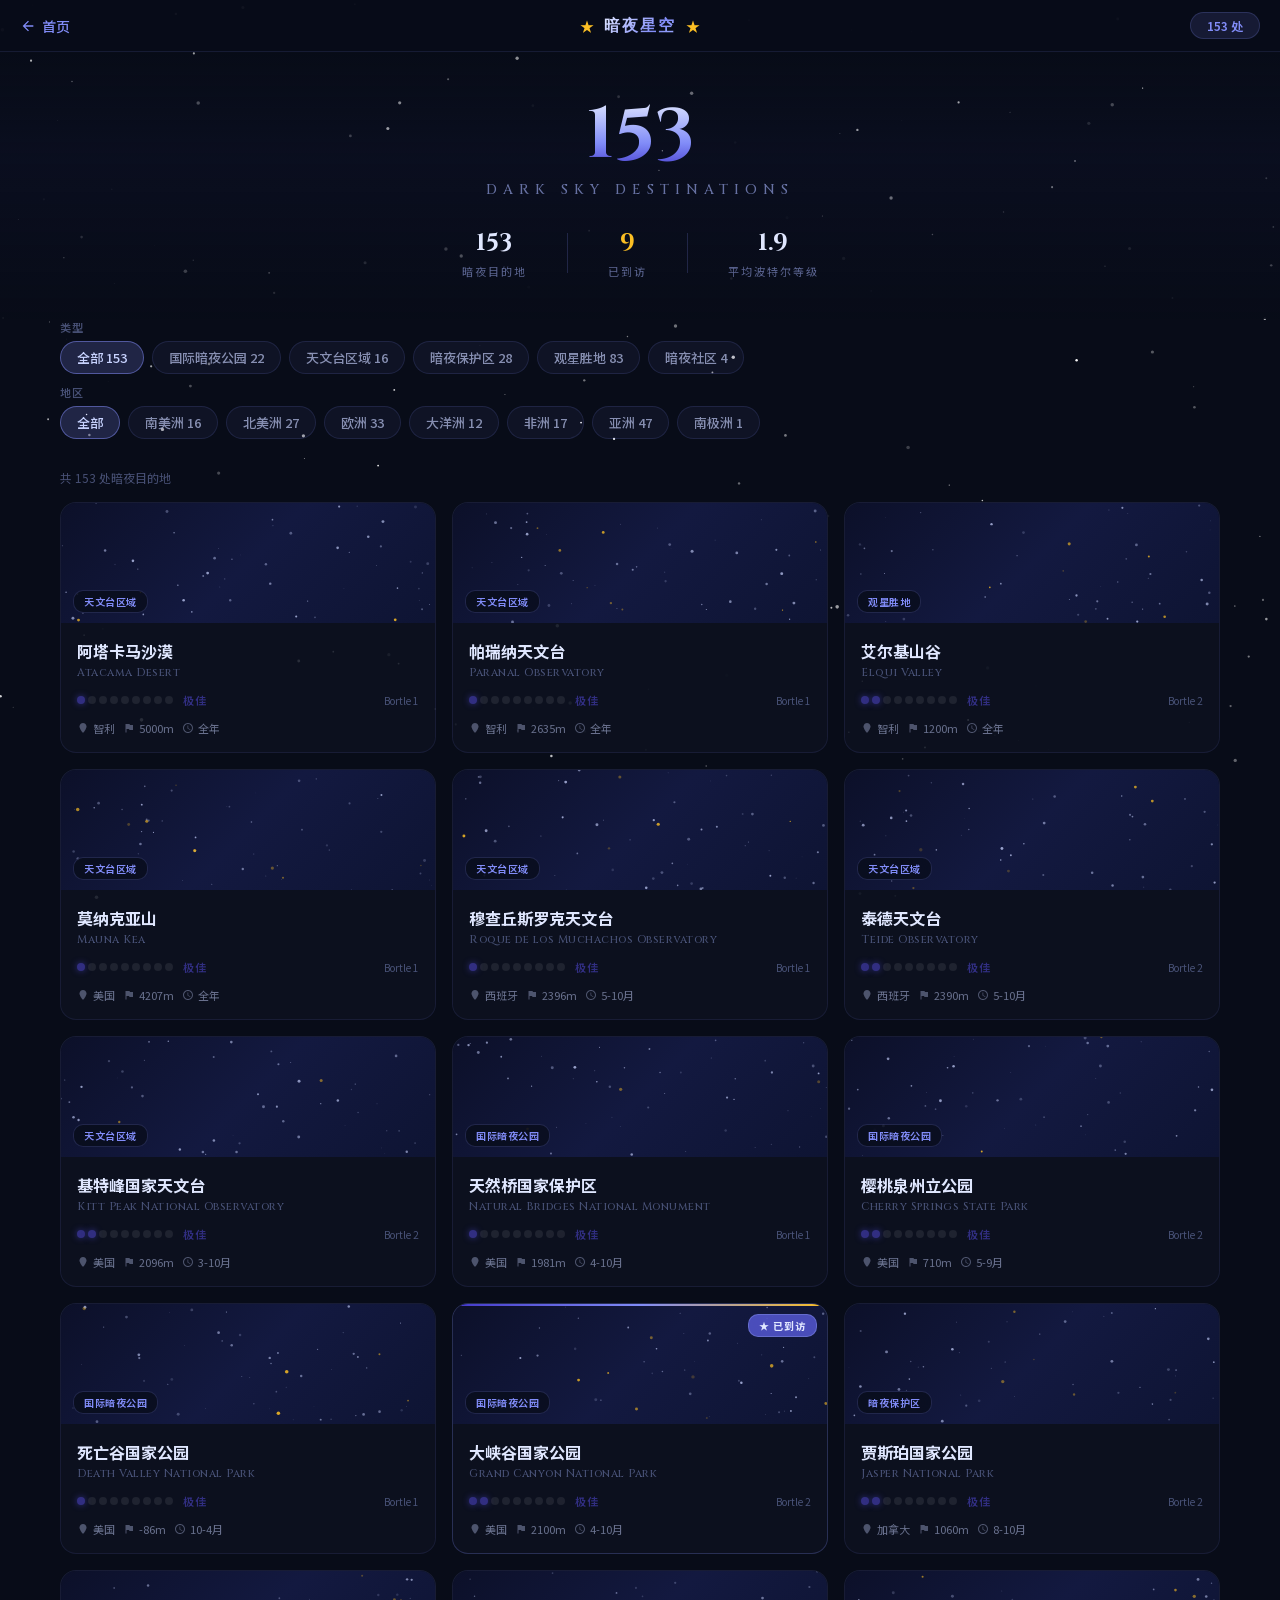
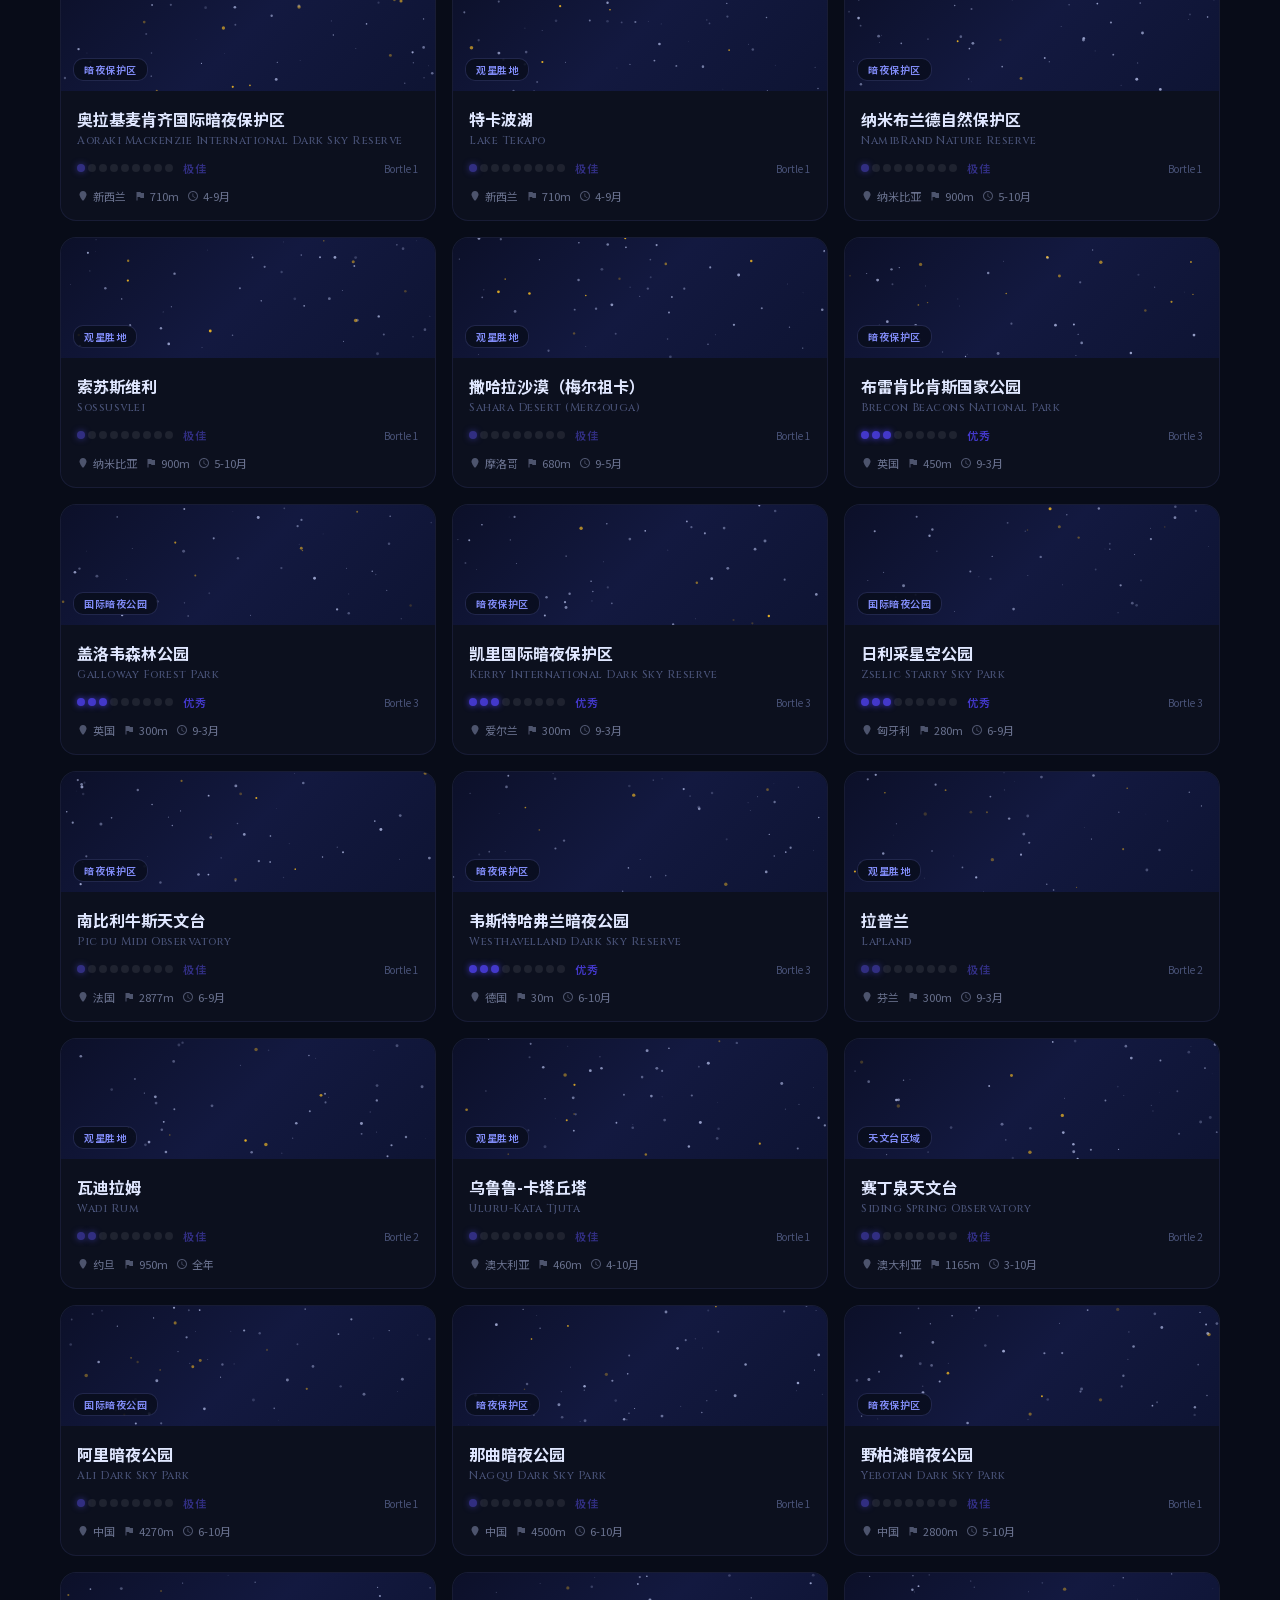
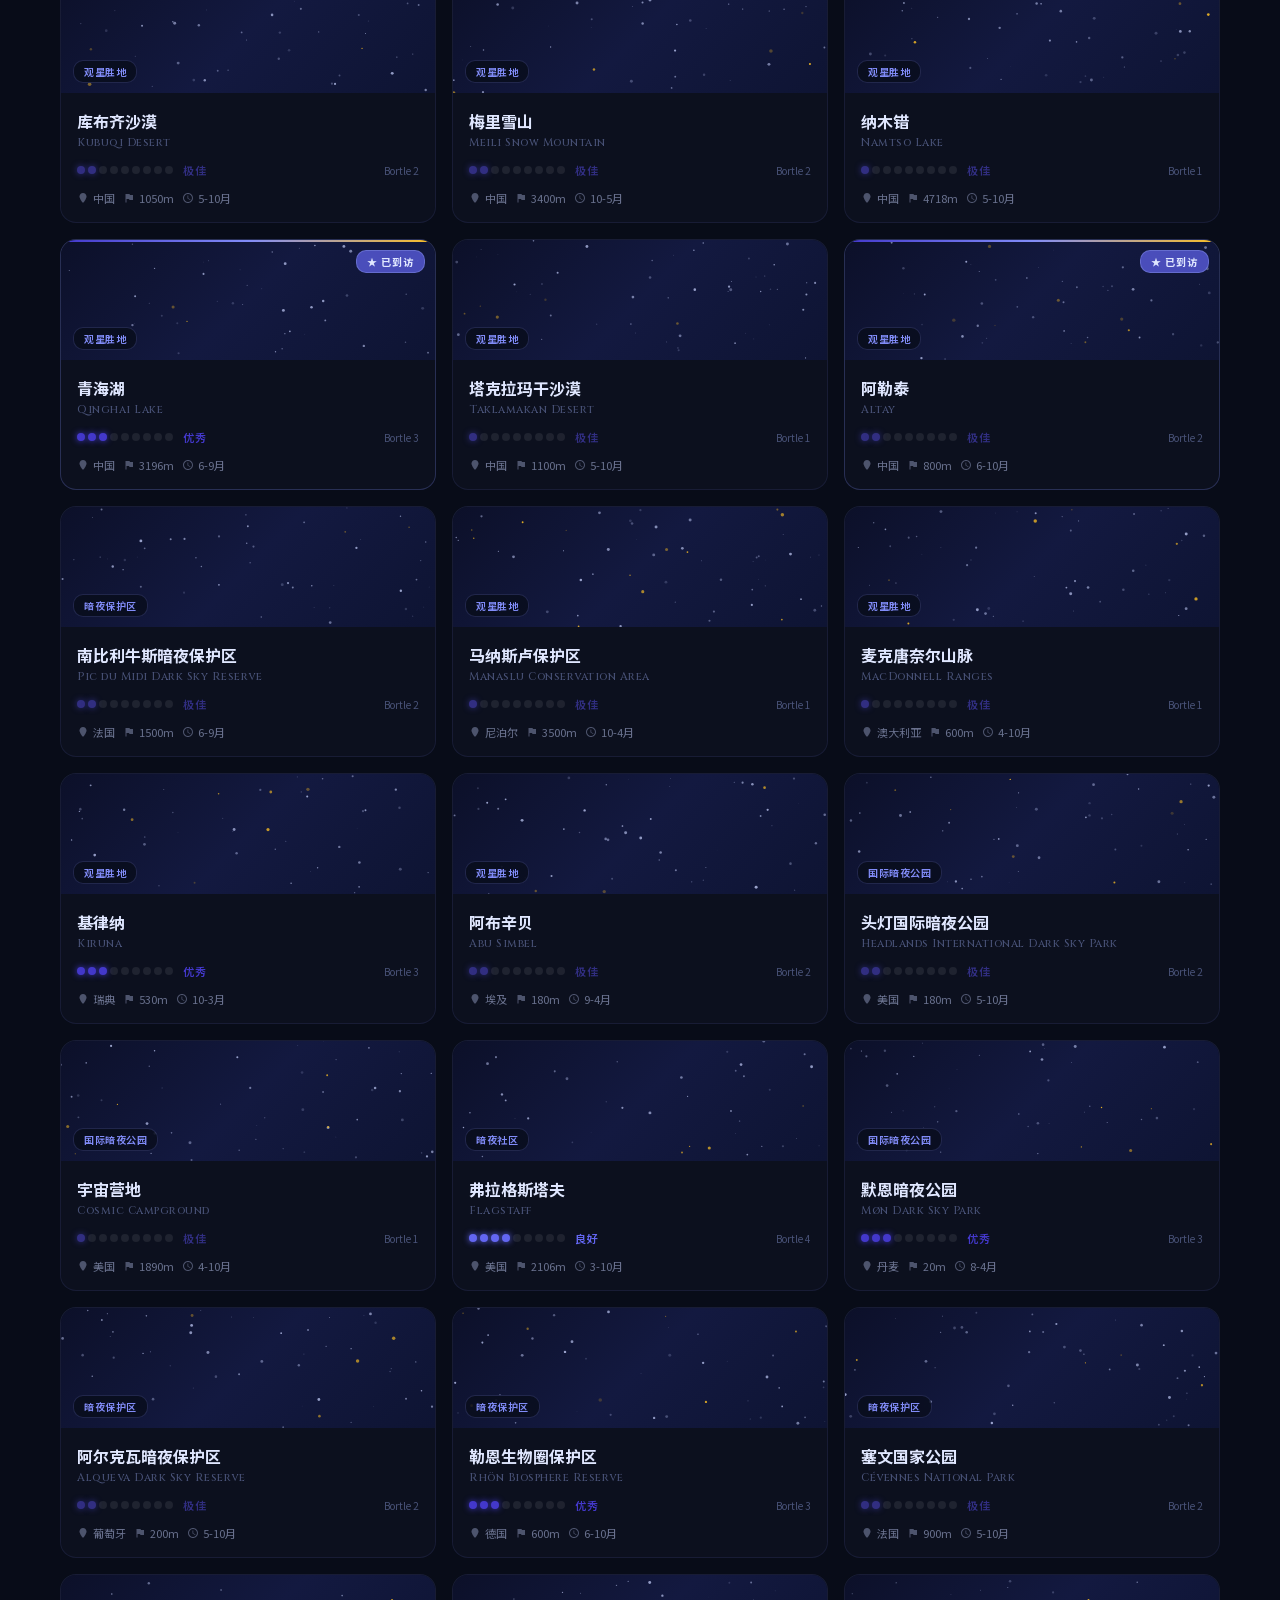
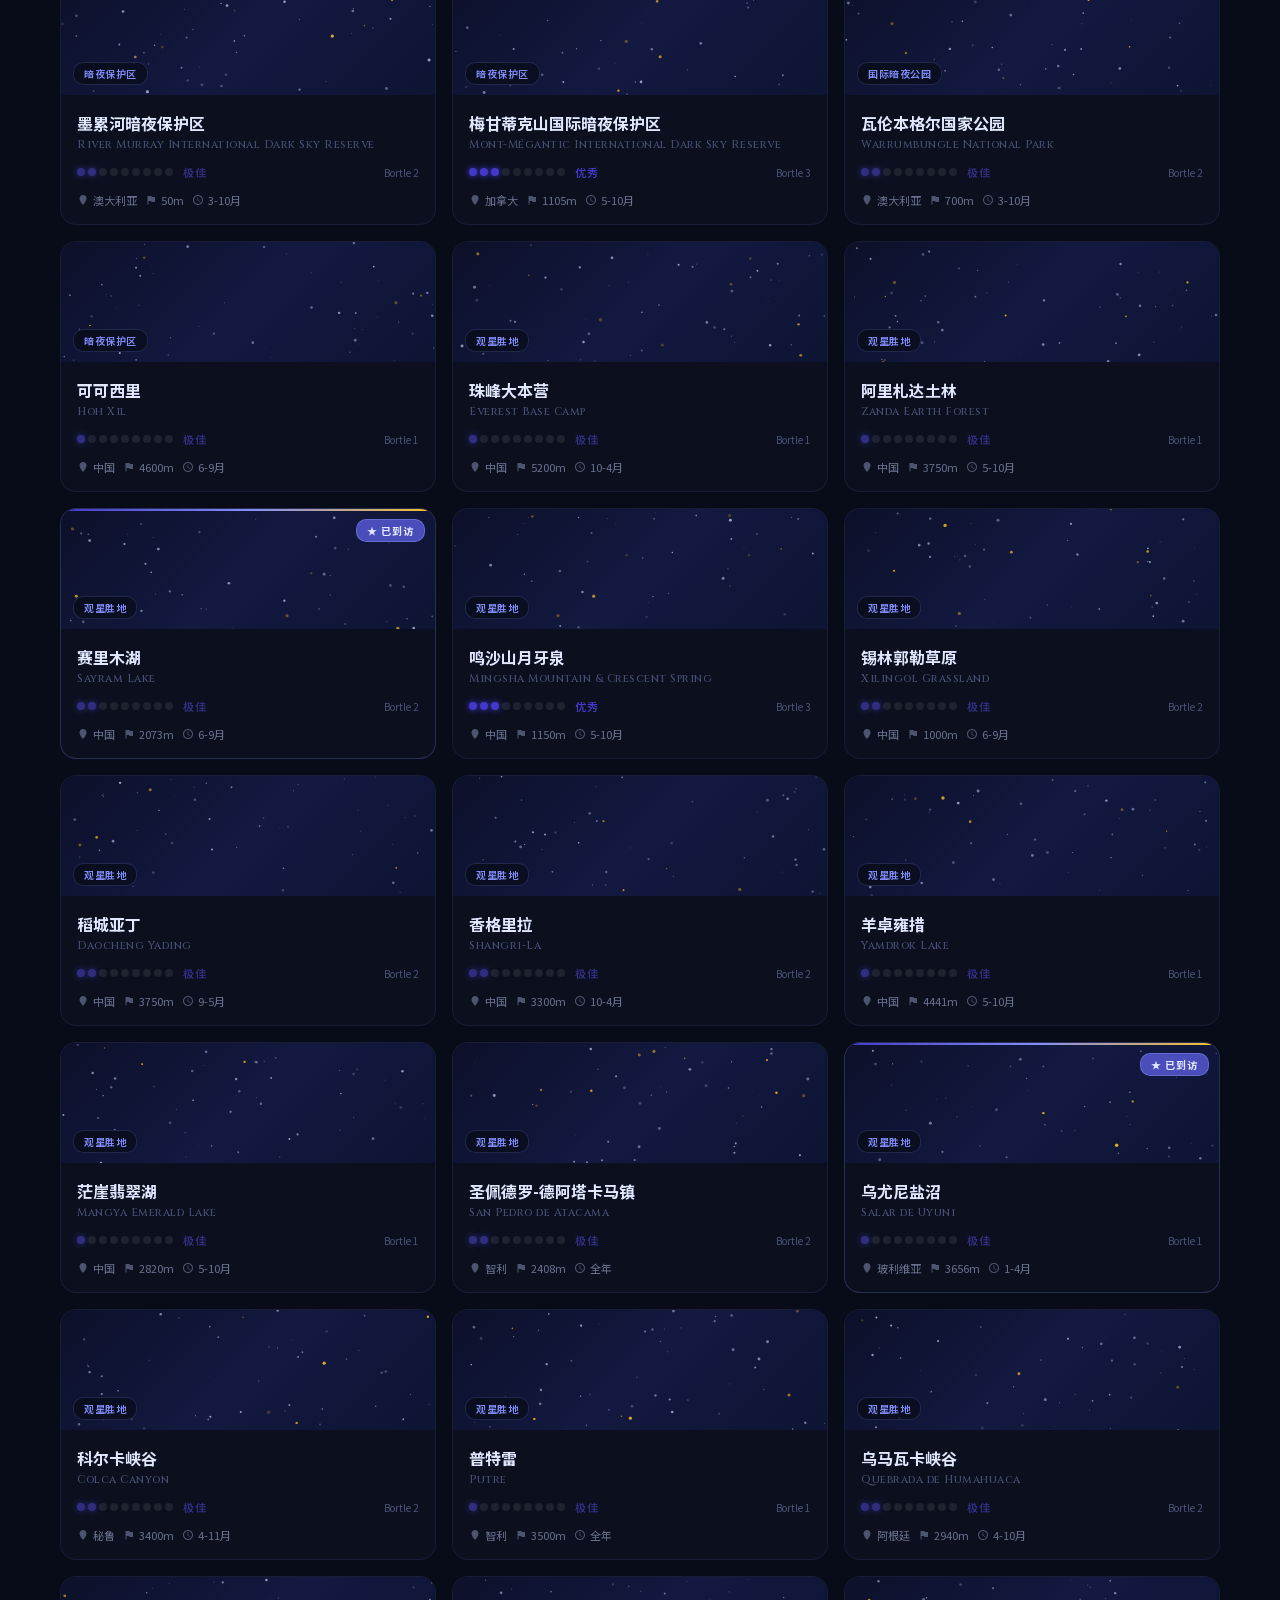
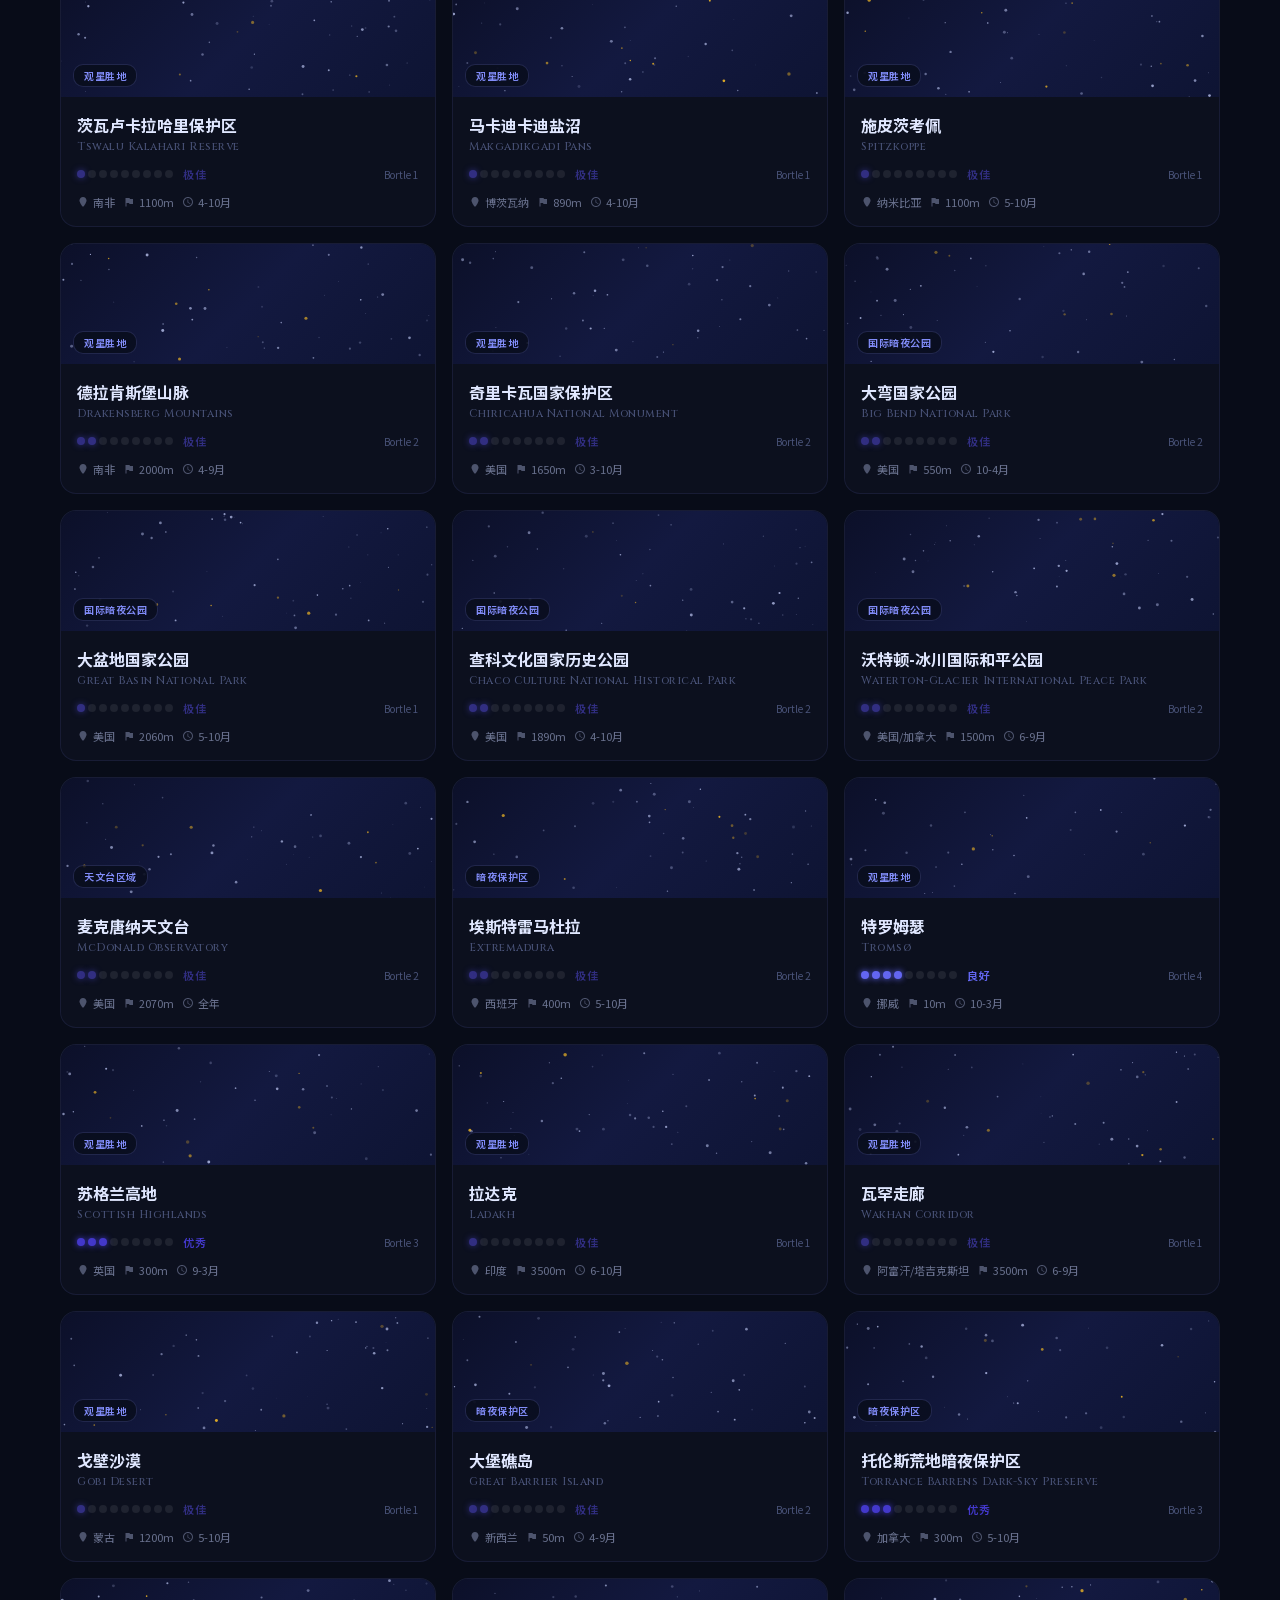
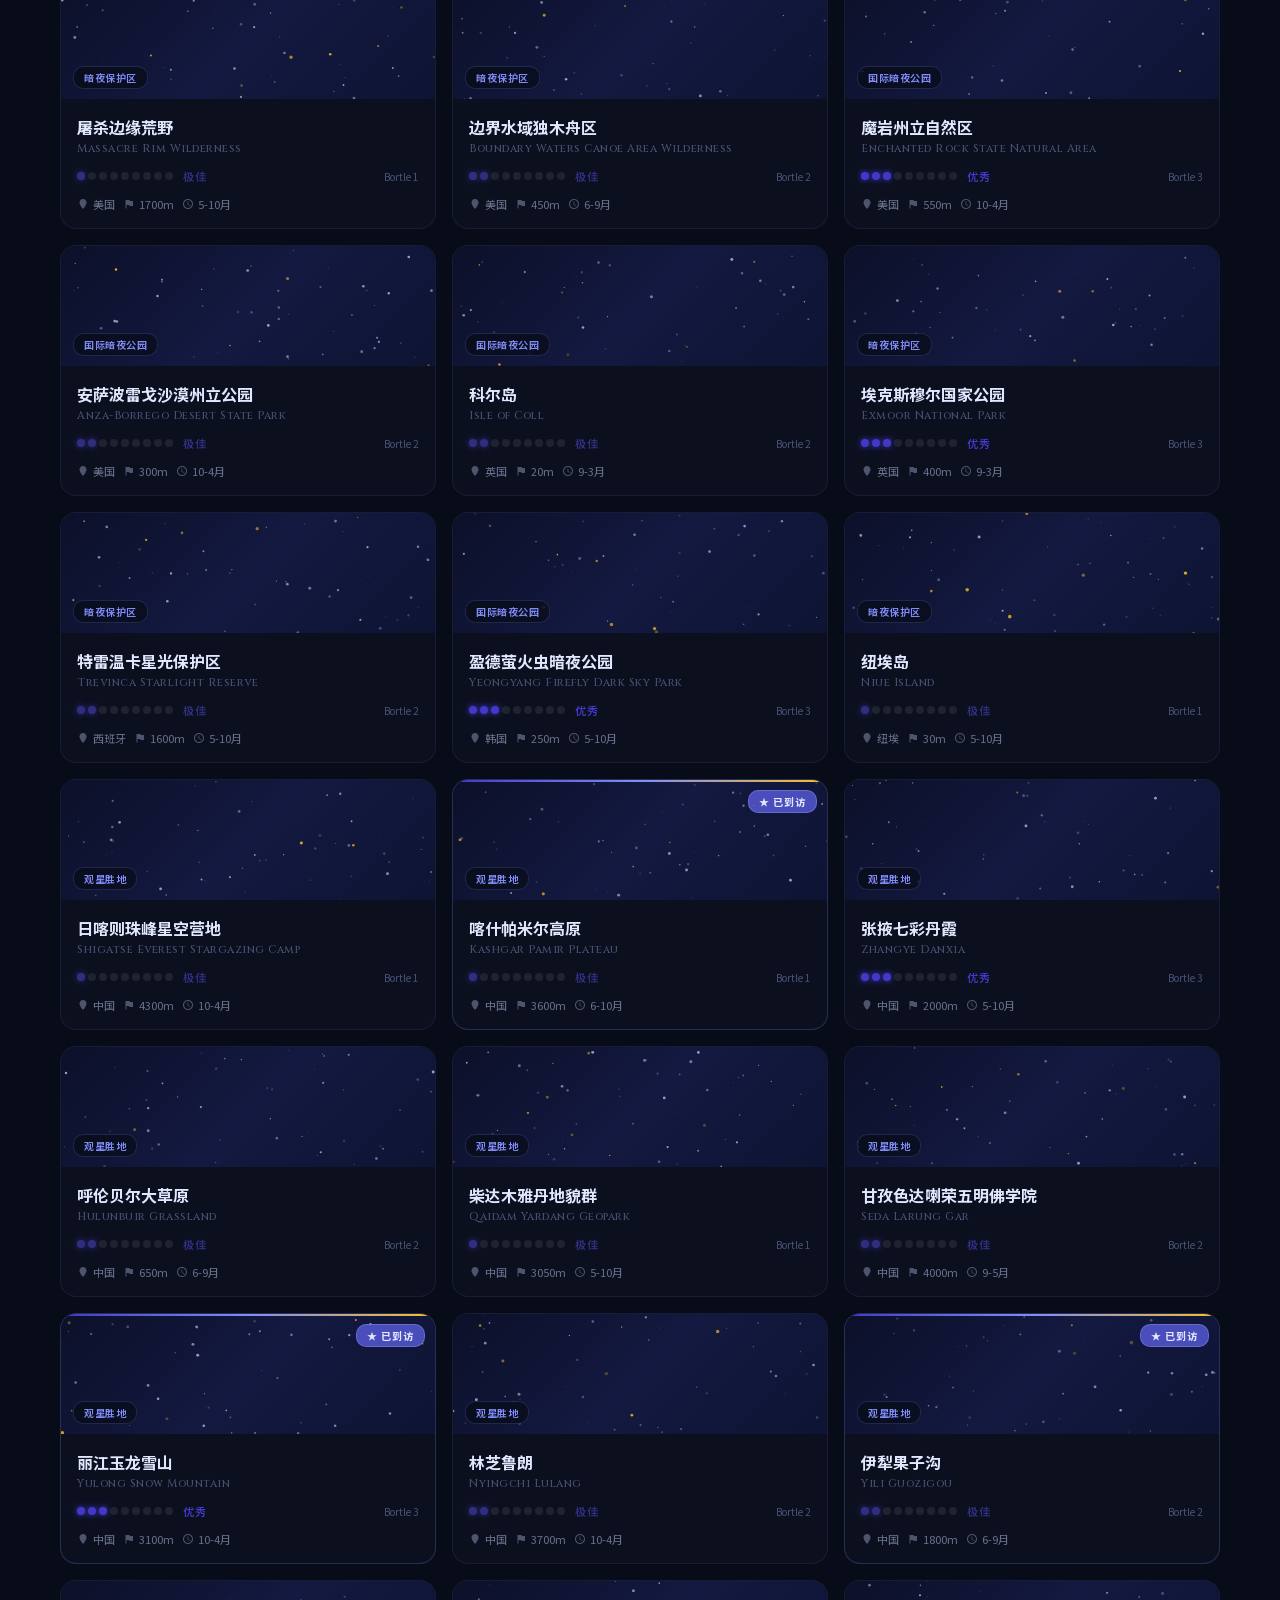
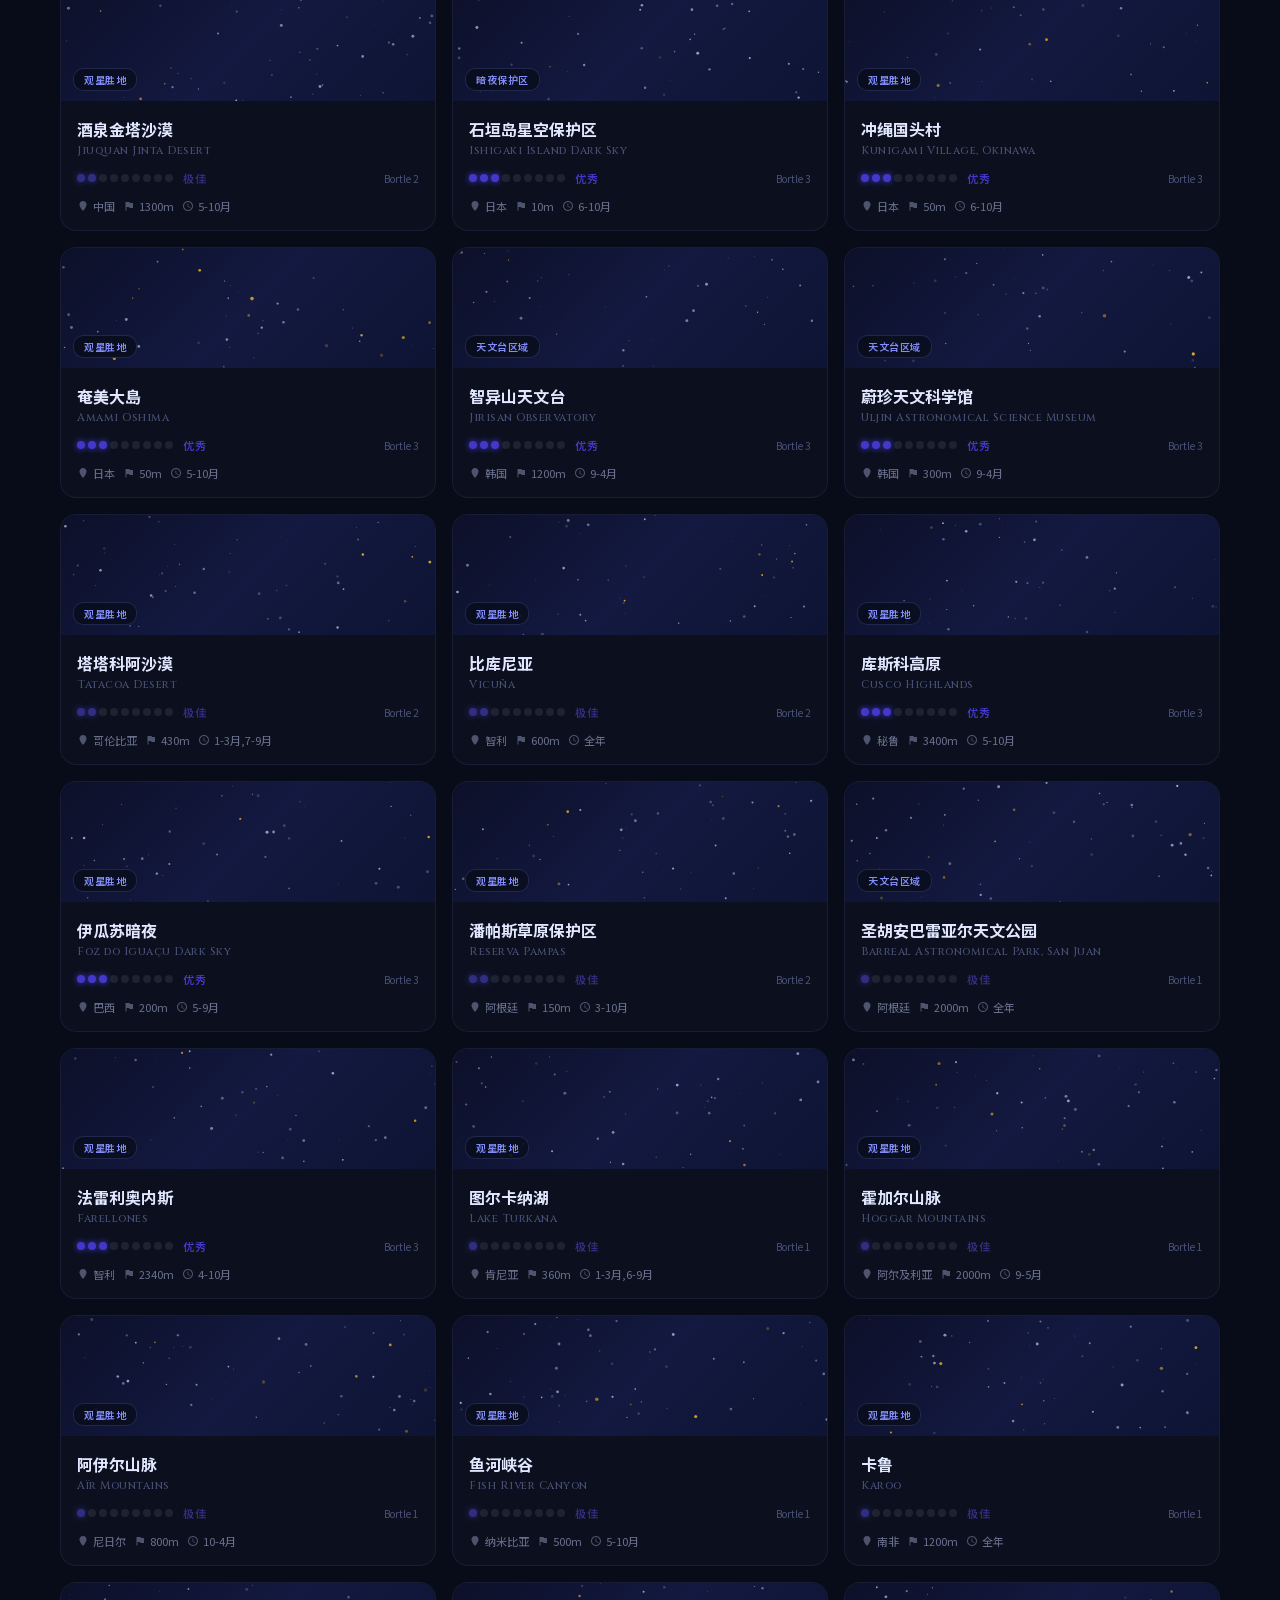
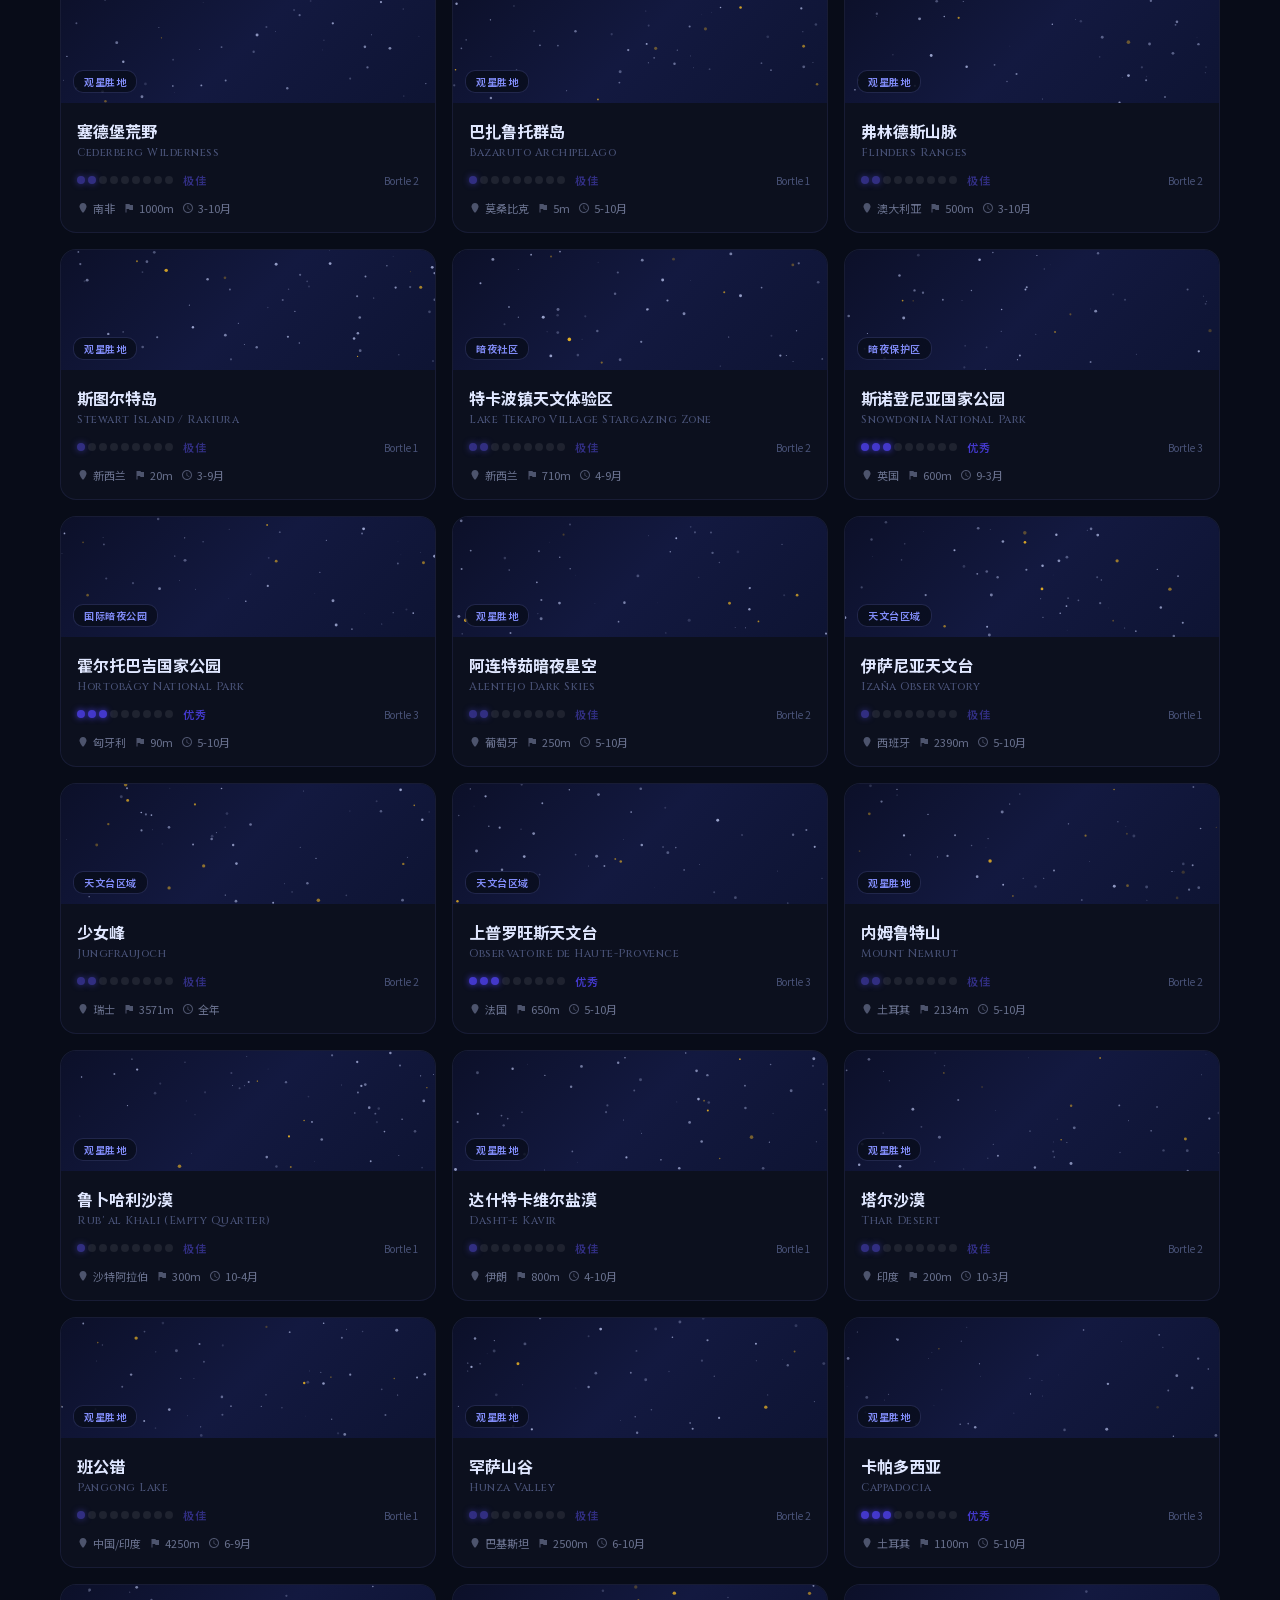
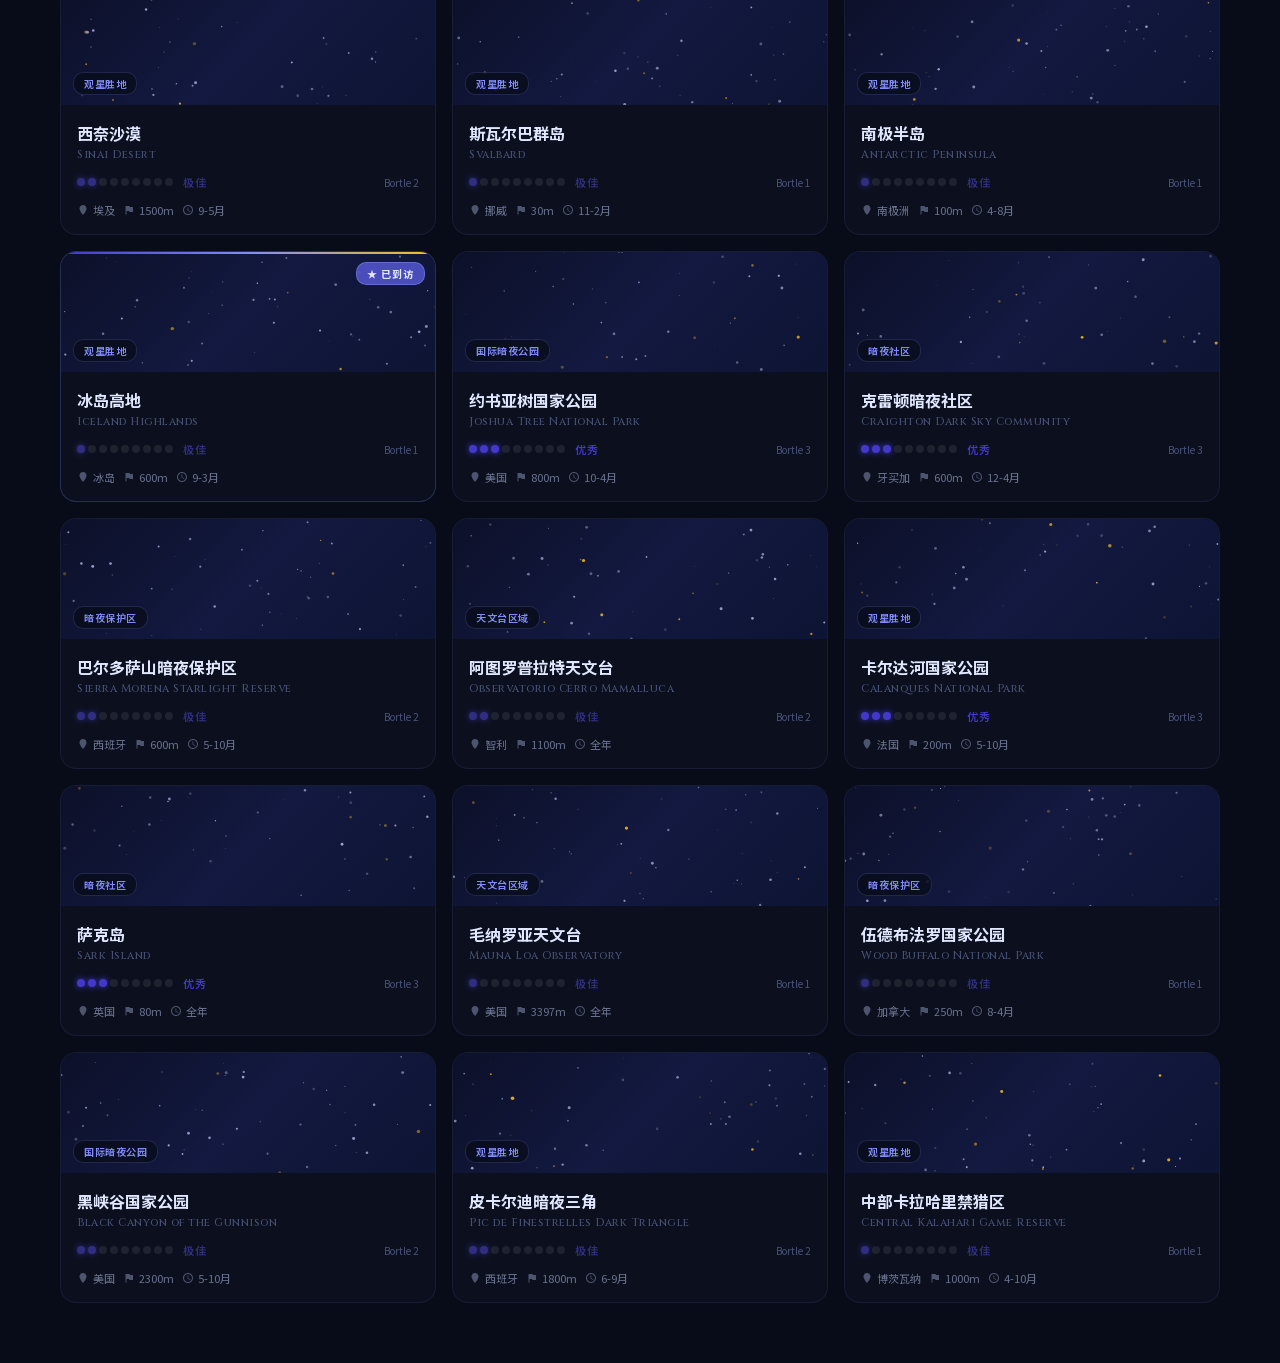
<file: darksky.html>
<!DOCTYPE html>
<html lang="zh-CN">
<head>
    <meta charset="UTF-8">
    <meta name="viewport" content="width=device-width, initial-scale=1.0">
    <meta http-equiv="Cache-Control" content="no-cache, no-store, must-revalidate">
    <meta http-equiv="Pragma" content="no-cache">
    <meta http-equiv="Expires" content="0">
    <title>暗夜星空 · Dark Sky Atlas</title>
    <link href="data/fonts/fonts_local.css" rel="stylesheet">
    <script src="https://webapi.amap.com/maps?v=2.0&key=f66cdc07203c3075a2a2ae1ea67eea8e"></script>
    <style>
        * { margin: 0; padding: 0; box-sizing: border-box; }

        :root {
            --dark: #080c18;
            --card: rgba(14, 18, 32, 0.85);
            --indigo: #818cf8;
            --indigo-deep: #6366f1;
            --indigo-darker: #4338ca;
            --indigo-glow: rgba(129, 140, 248, 0.4);
            --indigo-faint: rgba(129, 140, 248, 0.12);
            --star-gold: #fbbf24;
            --star-gold-soft: rgba(251, 191, 36, 0.6);
            --star-gold-faint: rgba(251, 191, 36, 0.15);
        }

        body {
            font-family: 'Noto Sans SC', -apple-system, BlinkMacSystemFont, 'PingFang SC', sans-serif;
            background: var(--dark);
            color: #fff;
            overflow-x: hidden;
            min-height: 100vh;
        }

        /* ===== Loading Screen ===== */
        #loadingScreen {
            position: fixed; inset: 0;
            background: var(--dark);
            display: flex; flex-direction: column;
            align-items: center; justify-content: center;
            z-index: 9999;
            transition: opacity 0.8s, visibility 0.8s;
        }
        #loadingScreen.hidden { opacity: 0; visibility: hidden; pointer-events: none; }

        .loading-constellation {
            width: 120px; height: 120px;
            margin-bottom: 28px;
            position: relative;
        }
        .loading-constellation svg {
            width: 100%; height: 100%;
        }
        .constellation-line {
            stroke: var(--indigo);
            stroke-width: 1.5;
            stroke-linecap: round;
            fill: none;
            stroke-dasharray: 200;
            stroke-dashoffset: 200;
            animation: drawLine 2s ease forwards;
            opacity: 0.7;
        }
        .constellation-line:nth-child(2) { animation-delay: 0.3s; }
        .constellation-line:nth-child(3) { animation-delay: 0.6s; }
        .constellation-line:nth-child(4) { animation-delay: 0.9s; }
        .constellation-line:nth-child(5) { animation-delay: 1.2s; }
        .constellation-star {
            fill: var(--star-gold);
            opacity: 0;
            animation: starAppear 0.4s ease forwards;
        }
        .constellation-star:nth-child(6) { animation-delay: 0.2s; }
        .constellation-star:nth-child(7) { animation-delay: 0.5s; }
        .constellation-star:nth-child(8) { animation-delay: 0.8s; }
        .constellation-star:nth-child(9) { animation-delay: 1.1s; }
        .constellation-star:nth-child(10) { animation-delay: 1.4s; }
        .constellation-star:nth-child(11) { animation-delay: 1.7s; }

        @keyframes drawLine {
            to { stroke-dashoffset: 0; }
        }
        @keyframes starAppear {
            0% { opacity: 0; transform: scale(0); }
            60% { opacity: 1; transform: scale(1.5); }
            100% { opacity: 1; transform: scale(1); }
        }

        .loading-text {
            font-family: 'Cinzel', serif;
            font-size: 13px;
            color: rgba(129, 140, 248, 0.6);
            letter-spacing: 4px;
            text-transform: uppercase;
        }

        /* ===== Stars Canvas ===== */
        #starsCanvas {
            position: fixed; inset: 0;
            z-index: 0;
            pointer-events: none;
        }

        /* ===== Nav Bar ===== */
        .nav-bar {
            position: fixed; top: 0; left: 0; right: 0; height: 52px;
            background: rgba(8, 12, 24, 0.88);
            backdrop-filter: blur(24px) saturate(1.6);
            -webkit-backdrop-filter: blur(24px) saturate(1.6);
            border-bottom: 1px solid rgba(129, 140, 248, 0.12);
            display: flex; align-items: center; justify-content: space-between;
            padding: 0 20px; z-index: 100;
            animation: slideDown 0.5s cubic-bezier(0.16, 1, 0.3, 1) both;
        }
        @keyframes slideDown {
            from { opacity: 0; transform: translateY(-20px); }
            to { opacity: 1; transform: translateY(0); }
        }
        .nav-back {
            color: var(--indigo); text-decoration: none; font-size: 14px; font-weight: 500;
            display: flex; align-items: center; gap: 6px;
            transition: color 0.2s;
            min-width: 70px;
        }
        .nav-back:hover { color: #a5b4fc; }
        .nav-back svg { width: 16px; height: 16px; fill: currentColor; }
        .nav-title-wrap {
            position: absolute; left: 50%; transform: translateX(-50%);
            display: flex; align-items: center; gap: 10px;
        }
        .nav-title {
            font-family: 'Cinzel', 'Noto Serif SC', serif;
            font-size: 16px; font-weight: 700; letter-spacing: 2px;
            background: linear-gradient(135deg, #e0e7ff 0%, var(--indigo) 40%, #a5b4fc 60%, #e0e7ff 100%);
            background-size: 200% 100%;
            -webkit-background-clip: text;
            -webkit-text-fill-color: transparent;
            background-clip: text;
            animation: shimmer 3s linear infinite;
        }
        @keyframes shimmer {
            0% { background-position: 200% 0; }
            100% { background-position: -200% 0; }
        }
        .nav-title-star {
            font-size: 14px;
            color: var(--star-gold);
            animation: twinkleIcon 2s ease-in-out infinite;
        }
        @keyframes twinkleIcon {
            0%, 100% { opacity: 0.6; transform: scale(0.9); }
            50% { opacity: 1; transform: scale(1.1); }
        }
        .nav-counter {
            font-size: 12px; color: var(--indigo); font-weight: 600;
            background: var(--indigo-faint); padding: 4px 12px;
            border-radius: 20px; border: 1px solid rgba(129, 140, 248, 0.2);
            min-width: 70px; text-align: center;
        }

        /* ===== Hero Section ===== */
        .hero {
            padding-top: 52px;
            position: relative;
            overflow: hidden;
        }
        .hero-inner {
            position: relative;
            z-index: 1;
            padding: 48px 24px 40px;
            text-align: center;
            background: linear-gradient(180deg,
                rgba(8,12,24,0) 0%,
                rgba(14,18,42,0.4) 40%,
                rgba(8,12,24,0.9) 100%);
        }
        .hero-count {
            font-family: 'Cinzel', serif;
            font-size: 72px; font-weight: 900;
            background: linear-gradient(180deg, #e0e7ff 0%, var(--indigo) 60%, var(--indigo-darker) 100%);
            -webkit-background-clip: text;
            -webkit-text-fill-color: transparent;
            background-clip: text;
            line-height: 1;
            margin-bottom: 8px;
            text-shadow: none;
            animation: fadeUp 0.8s 0.2s cubic-bezier(0.16, 1, 0.3, 1) both;
        }
        .hero-label {
            font-size: 14px;
            color: rgba(165, 180, 252, 0.6);
            letter-spacing: 6px;
            text-transform: uppercase;
            font-family: 'Cinzel', serif;
            margin-bottom: 28px;
            animation: fadeUp 0.8s 0.3s cubic-bezier(0.16, 1, 0.3, 1) both;
        }
        .hero-stats {
            display: flex; justify-content: center; gap: 40px; flex-wrap: wrap;
            animation: fadeUp 0.8s 0.4s cubic-bezier(0.16, 1, 0.3, 1) both;
        }
        .hero-stat {
            display: flex; flex-direction: column; align-items: center; gap: 4px;
        }
        .hero-stat-value {
            font-family: 'Cinzel', serif;
            font-size: 24px; font-weight: 800;
            color: #e0e7ff;
        }
        .hero-stat-value.gold { color: var(--star-gold); }
        .hero-stat-label {
            font-size: 11px; color: rgba(165, 180, 252, 0.5);
            letter-spacing: 2px; text-transform: uppercase;
        }
        .hero-divider {
            width: 1px; height: 40px;
            background: rgba(129, 140, 248, 0.2);
            align-self: center;
        }

        @keyframes fadeUp {
            from { opacity: 0; transform: translateY(24px); }
            to { opacity: 1; transform: translateY(0); }
        }

        /* ===== Filter Bar ===== */
        .filter-section {
            padding: 0 20px 20px;
            max-width: 1200px; margin: 0 auto;
            position: relative; z-index: 1;
        }
        .filter-group {
            margin-bottom: 10px;
            animation: fadeUp 0.6s 0.5s cubic-bezier(0.16, 1, 0.3, 1) both;
        }
        .filter-group-label {
            font-size: 11px; color: rgba(165, 180, 252, 0.4);
            margin-bottom: 6px; font-weight: 600;
            letter-spacing: 1px;
        }
        .filter-tabs {
            display: flex; gap: 8px; flex-wrap: wrap;
        }
        .filter-tab {
            padding: 6px 16px; border-radius: 20px; font-size: 13px; font-weight: 500;
            background: rgba(129, 140, 248, 0.06);
            border: 1px solid rgba(129, 140, 248, 0.14);
            color: rgba(200, 210, 254, 0.65); cursor: pointer;
            transition: all 0.2s;
        }
        .filter-tab:hover {
            background: rgba(129, 140, 248, 0.12);
            color: rgba(200, 210, 254, 0.9);
        }
        .filter-tab.active {
            background: rgba(129, 140, 248, 0.2);
            border-color: rgba(129, 140, 248, 0.5);
            color: #c7d2fe;
        }

        /* ===== Card Grid ===== */
        .grid-section {
            padding: 0 20px 60px;
            max-width: 1200px; margin: 0 auto;
            position: relative; z-index: 1;
            animation: fadeUp 0.6s 0.6s cubic-bezier(0.16, 1, 0.3, 1) both;
        }
        .grid-count {
            font-size: 12px; color: rgba(165, 180, 252, 0.4);
            margin-bottom: 16px;
        }
        .card-grid {
            display: grid;
            grid-template-columns: repeat(auto-fill, minmax(300px, 1fr));
            gap: 16px;
        }

        /* ===== Card ===== */
        .sky-card {
            background: var(--card);
            border: 1px solid rgba(129, 140, 248, 0.1);
            border-radius: 16px;
            overflow: hidden;
            cursor: pointer;
            transition: all 0.35s cubic-bezier(0.16, 1, 0.3, 1);
            position: relative;
        }
        .sky-card:hover {
            transform: translateY(-4px);
            border-color: rgba(129, 140, 248, 0.35);
            box-shadow: 0 12px 40px rgba(0, 0, 0, 0.4), 0 0 30px var(--indigo-glow);
        }
        .sky-card.visited {
            border-color: rgba(129, 140, 248, 0.25);
        }
        .sky-card.visited::before {
            content: ''; position: absolute; top: 0; left: 0; right: 0; height: 2px;
            background: linear-gradient(90deg, var(--indigo-deeper, #4338ca), var(--indigo), var(--star-gold));
            z-index: 2;
        }

        .card-cover {
            height: 120px;
            background: linear-gradient(135deg, #0c1029, #131940, #0e1433);
            position: relative;
            overflow: hidden;
        }
        .card-cover-dots {
            position: absolute; inset: 0;
        }
        .card-visited-badge {
            position: absolute; top: 10px; right: 10px;
            background: rgba(99, 102, 241, 0.7);
            backdrop-filter: blur(8px);
            color: #e0e7ff;
            font-size: 10px; font-weight: 700;
            padding: 3px 10px;
            border-radius: 10px;
            letter-spacing: 1px;
            border: 1px solid rgba(165, 180, 252, 0.3);
            z-index: 2;
        }
        .card-type-tag {
            position: absolute; bottom: 10px; left: 12px;
            font-size: 10px; font-weight: 600;
            padding: 3px 10px;
            border-radius: 10px;
            background: rgba(8, 12, 24, 0.7);
            backdrop-filter: blur(8px);
            border: 1px solid rgba(129, 140, 248, 0.2);
            color: var(--indigo);
            letter-spacing: 0.5px;
            z-index: 2;
        }

        .card-body {
            padding: 16px;
        }
        .card-name {
            font-size: 16px; font-weight: 700;
            margin-bottom: 2px;
            color: #e0e7ff;
        }
        .card-name-en {
            font-family: 'Cinzel', serif;
            font-size: 11px; font-weight: 500;
            color: rgba(165, 180, 252, 0.4);
            margin-bottom: 12px;
            letter-spacing: 0.5px;
        }

        /* Bortle indicator */
        .card-bortle {
            display: flex; align-items: center; gap: 10px;
            margin-bottom: 12px;
        }
        .bortle-dots {
            display: flex; gap: 3px;
        }
        .bortle-dot {
            width: 8px; height: 8px; border-radius: 50%;
            transition: all 0.3s;
        }
        .bortle-dot.filled {
            box-shadow: 0 0 6px currentColor;
        }
        .bortle-dot.empty {
            background: rgba(255, 255, 255, 0.08);
        }
        .bortle-label {
            font-size: 11px; font-weight: 600;
            letter-spacing: 0.5px;
        }
        .bortle-value {
            font-size: 10px; color: rgba(165, 180, 252, 0.4);
            margin-left: auto;
        }

        .card-meta {
            display: flex; gap: 8px; flex-wrap: wrap; align-items: center;
        }
        .card-meta-item {
            font-size: 11px; color: rgba(200, 210, 254, 0.5);
            display: flex; align-items: center; gap: 4px;
        }
        .card-meta-item svg {
            width: 12px; height: 12px;
            fill: rgba(200, 210, 254, 0.35);
        }

        /* ===== Modal ===== */
        .modal-overlay {
            position: fixed; inset: 0;
            background: rgba(4, 6, 14, 0.8);
            z-index: 1000;
            display: none;
            align-items: center; justify-content: center;
            backdrop-filter: blur(10px);
            -webkit-backdrop-filter: blur(10px);
            opacity: 0;
            transition: opacity 0.4s ease;
        }
        .modal-overlay.show { display: flex; opacity: 1; }

        .modal-card {
            background: rgba(14, 18, 36, 0.96);
            backdrop-filter: blur(30px) saturate(1.8);
            -webkit-backdrop-filter: blur(30px) saturate(1.8);
            border-radius: 20px;
            width: 460px; max-width: 92vw; max-height: 85vh;
            overflow-y: auto;
            border: 1px solid rgba(129, 140, 248, 0.18);
            box-shadow:
                0 25px 80px rgba(0, 0, 0, 0.6),
                0 0 60px rgba(99, 102, 241, 0.12),
                inset 0 1px 0 rgba(255, 255, 255, 0.06);
            transform: translateY(30px) scale(0.94);
            transition: transform 0.5s cubic-bezier(0.16, 1, 0.3, 1);
        }
        .modal-overlay.show .modal-card {
            transform: translateY(0) scale(1);
        }

        .modal-card::-webkit-scrollbar { width: 4px; }
        .modal-card::-webkit-scrollbar-track { background: transparent; }
        .modal-card::-webkit-scrollbar-thumb { background: rgba(129, 140, 248, 0.15); border-radius: 4px; }

        /* Modal cover */
        .modal-cover {
            height: 160px;
            background: linear-gradient(135deg, #0c1029, #151d48, #0e1433);
            position: relative; overflow: hidden;
        }
        .modal-cover-gradient {
            position: absolute; bottom: 0; left: 0; right: 0; height: 60px;
            background: linear-gradient(transparent, rgba(14, 18, 36, 0.96));
        }
        .modal-cover canvas {
            position: absolute; inset: 0; width: 100%; height: 100%;
        }

        /* Modal header */
        .modal-header {
            padding: 0 24px 16px;
            margin-top: -36px;
            position: relative; z-index: 2;
            display: flex; align-items: flex-start; gap: 14px;
        }
        .modal-icon {
            width: 52px; height: 52px; border-radius: 14px;
            background: rgba(99, 102, 241, 0.15);
            border: 1px solid rgba(129, 140, 248, 0.3);
            display: flex; align-items: center; justify-content: center;
            font-size: 24px; flex-shrink: 0;
            box-shadow: 0 0 20px rgba(99, 102, 241, 0.15);
        }
        .modal-info { flex: 1; min-width: 0; padding-top: 6px; }
        .modal-name {
            font-size: 20px; font-weight: 800;
            color: #e0e7ff;
            margin-bottom: 2px;
        }
        .modal-name-en {
            font-family: 'Cinzel', serif;
            font-size: 12px; color: rgba(165, 180, 252, 0.45);
            letter-spacing: 0.5px;
        }
        .modal-close {
            width: 36px; height: 36px; border-radius: 50%;
            border: 1px solid rgba(129, 140, 248, 0.25);
            background: rgba(8, 12, 24, 0.7);
            cursor: pointer; display: flex; align-items: center; justify-content: center;
            font-size: 15px; color: var(--indigo);
            flex-shrink: 0; margin-top: 6px;
            transition: all 0.3s;
        }
        .modal-close:hover {
            background: rgba(99, 102, 241, 0.15);
            color: #e0e7ff;
            box-shadow: 0 0 16px rgba(99, 102, 241, 0.3);
        }

        .modal-content { padding: 0 24px 24px; }

        /* Bortle scale bar */
        .modal-bortle {
            margin-bottom: 20px;
        }
        .modal-bortle-label {
            font-size: 12px; color: rgba(165, 180, 252, 0.5);
            margin-bottom: 8px; display: flex; justify-content: space-between;
        }
        .modal-bortle-track {
            height: 8px; border-radius: 4px;
            background: linear-gradient(90deg,
                #312e81 0%, #4338ca 22%, #6366f1 44%,
                #818cf8 55%, #a5b4fc 72%, #c7d2fe 100%);
            position: relative;
            overflow: visible;
        }
        .modal-bortle-marker {
            position: absolute; top: -6px;
            width: 20px; height: 20px; border-radius: 50%;
            border: 3px solid #e0e7ff;
            box-shadow: 0 0 12px rgba(99, 102, 241, 0.6), 0 2px 8px rgba(0,0,0,0.4);
            transform: translateX(-50%);
            transition: left 0.6s cubic-bezier(0.16, 1, 0.3, 1);
        }
        .modal-bortle-labels {
            display: flex; justify-content: space-between;
            margin-top: 6px; font-size: 10px;
            color: rgba(165, 180, 252, 0.35);
        }

        /* Modal tags */
        .modal-tags {
            display: flex; gap: 6px; flex-wrap: wrap;
            margin-bottom: 16px;
        }
        .modal-tag {
            padding: 4px 12px;
            background: rgba(129, 140, 248, 0.08);
            border: 1px solid rgba(129, 140, 248, 0.15);
            border-radius: 8px;
            font-size: 11px; color: rgba(165, 180, 252, 0.7);
            font-weight: 500; transition: all 0.2s;
        }
        .modal-tag:hover {
            background: rgba(129, 140, 248, 0.15);
            border-color: rgba(129, 140, 248, 0.3);
            color: #c7d2fe;
        }
        .modal-tag.gold {
            background: var(--star-gold-faint);
            border-color: rgba(251, 191, 36, 0.2);
            color: var(--star-gold);
        }

        /* Info grid */
        .modal-grid {
            display: grid; grid-template-columns: 1fr 1fr;
            gap: 10px; margin-bottom: 16px;
        }
        .modal-grid-item {
            background: rgba(129, 140, 248, 0.04);
            border: 1px solid rgba(129, 140, 248, 0.08);
            border-radius: 10px;
            padding: 10px 12px;
        }
        .modal-grid-label {
            font-size: 10px; color: rgba(165, 180, 252, 0.4);
            margin-bottom: 4px; letter-spacing: 0.5px;
        }
        .modal-grid-value {
            font-size: 14px; font-weight: 700;
            color: #e0e7ff;
        }

        /* Description */
        .modal-desc {
            font-size: 13px; color: rgba(200, 210, 254, 0.65);
            line-height: 1.8; margin-bottom: 16px;
        }

        /* Highlights */
        .modal-highlights {
            display: flex; gap: 6px; flex-wrap: wrap;
            margin-bottom: 16px;
        }
        .modal-highlight {
            padding: 3px 10px;
            background: rgba(251, 191, 36, 0.06);
            border: 1px solid rgba(251, 191, 36, 0.12);
            border-radius: 6px;
            font-size: 11px; color: rgba(251, 191, 36, 0.7);
        }

        /* Wiki link */
        .modal-wiki-link{display:inline-flex;align-items:center;gap:4px;margin-top:14px;padding:6px 14px;
            border-radius:8px;background:rgba(129,140,248,0.06);border:1px solid rgba(129,140,248,0.1);
            color:#818cf8;font-size:11px;font-weight:600;text-decoration:none;transition:all .2s;}
        .modal-wiki-link:hover{background:rgba(129,140,248,0.12);border-color:rgba(129,140,248,0.2);}

        /* Minimap */
        .modal-minimap {
            height: 140px;
            border-radius: 12px;
            overflow: hidden;
            border: 1px solid rgba(129, 140, 248, 0.12);
        }

        /* ===== Responsive ===== */
        @media (max-width: 768px) {
            .card-grid {
                grid-template-columns: repeat(auto-fill, minmax(260px, 1fr));
                gap: 12px;
            }
            .hero-count { font-size: 56px; }
            .hero-stats { gap: 24px; }
            .hero-stat-value { font-size: 20px; }
        }
        @media (max-width: 480px) {
            .nav-bar { padding: 0 14px; }
            .nav-title { font-size: 14px; letter-spacing: 1px; }
            .nav-back { font-size: 13px; min-width: 50px; }
            .nav-counter { font-size: 11px; padding: 3px 10px; min-width: 50px; }
            .card-grid {
                grid-template-columns: 1fr;
            }
            .hero-count { font-size: 48px; }
            .hero-inner { padding: 36px 16px 28px; }
            .hero-stats { gap: 16px; }
            .hero-divider { height: 28px; }
            .hero-stat-value { font-size: 18px; }
            .hero-stat-label { font-size: 10px; letter-spacing: 1px; }
            .filter-section { padding: 0 14px 16px; }
            .grid-section { padding: 0 14px 40px; }
            .modal-card { max-width: 96vw; max-height: 90vh; border-radius: 16px; }
            .modal-cover { height: 120px; }
            .modal-header { padding: 0 16px 12px; margin-top: -28px; gap: 10px; }
            .modal-icon { width: 44px; height: 44px; font-size: 20px; border-radius: 10px; }
            .modal-name { font-size: 17px; }
            .modal-content { padding: 0 16px 20px; }
            .modal-minimap { height: 110px; }
            .modal-close { width: 38px; height: 38px; font-size: 18px; }
        }
    </style>
</head>
<body>

    <!-- Loading Screen -->
    <div id="loadingScreen">
        <div class="loading-constellation">
            <svg viewBox="0 0 120 120" xmlns="http://www.w3.org/2000/svg">
                <!-- Constellation lines (Cassiopeia-like W shape) -->
                <line class="constellation-line" x1="15" y1="55" x2="35" y2="30"/>
                <line class="constellation-line" x1="35" y1="30" x2="55" y2="65"/>
                <line class="constellation-line" x1="55" y1="65" x2="75" y2="35"/>
                <line class="constellation-line" x1="75" y1="35" x2="100" y2="60"/>
                <line class="constellation-line" x1="60" y1="85" x2="60" y2="65"/>
                <!-- Stars at vertices -->
                <circle class="constellation-star" cx="15" cy="55" r="3"/>
                <circle class="constellation-star" cx="35" cy="30" r="4"/>
                <circle class="constellation-star" cx="55" cy="65" r="3.5"/>
                <circle class="constellation-star" cx="75" cy="35" r="3"/>
                <circle class="constellation-star" cx="100" cy="60" r="4"/>
                <circle class="constellation-star" cx="60" cy="85" r="2.5"/>
            </svg>
        </div>
        <div class="loading-text">Dark Sky Atlas</div>
    </div>

    <!-- Stars Canvas -->
    <canvas id="starsCanvas"></canvas>

    <!-- Nav Bar -->
    <nav class="nav-bar">
        <a href="index.html" class="nav-back">
            <svg viewBox="0 0 24 24"><path d="M20 11H7.83l5.59-5.59L12 4l-8 8 8 8 1.41-1.41L7.83 13H20v-2z"/></svg>
            首页
        </a>
        <div class="nav-title-wrap">
            <span class="nav-title-star">&#9733;</span>
            <span class="nav-title">暗夜星空</span>
            <span class="nav-title-star">&#9733;</span>
        </div>
        <span class="nav-counter" id="navCounter">--</span>
    </nav>

    <!-- Hero Section -->
    <section class="hero">
        <div class="hero-inner">
            <div class="hero-count" id="heroCount">--</div>
            <div class="hero-label">Dark Sky Destinations</div>
            <div class="hero-stats">
                <div class="hero-stat">
                    <div class="hero-stat-value" id="statTotal">--</div>
                    <div class="hero-stat-label">暗夜目的地</div>
                </div>
                <div class="hero-divider"></div>
                <div class="hero-stat">
                    <div class="hero-stat-value gold" id="statVisited">0</div>
                    <div class="hero-stat-label">已到访</div>
                </div>
                <div class="hero-divider"></div>
                <div class="hero-stat">
                    <div class="hero-stat-value" id="statBortle">--</div>
                    <div class="hero-stat-label">平均波特尔等级</div>
                </div>
            </div>
        </div>
    </section>

    <!-- Filters -->
    <div class="filter-section">
        <div class="filter-group">
            <div class="filter-group-label">类型</div>
            <div class="filter-tabs" id="filterType"></div>
        </div>
        <div class="filter-group">
            <div class="filter-group-label">地区</div>
            <div class="filter-tabs" id="filterRegion"></div>
        </div>
    </div>

    <!-- Card Grid -->
    <div class="grid-section">
        <div class="grid-count" id="gridCount"></div>
        <div class="card-grid" id="cardGrid"></div>
    </div>

    <!-- Modal -->
    <div class="modal-overlay" id="modalOverlay">
        <div class="modal-card" id="modalCard"></div>
    </div>

    <script>
    (function() {
        // ===== Twinkling Stars Background =====
        var starsCanvas = document.getElementById('starsCanvas');
        var starsCtx = starsCanvas.getContext('2d');
        var stars = [];
        var STAR_COUNT = 200;

        function initStars() {
            starsCanvas.width = window.innerWidth;
            starsCanvas.height = window.innerHeight;
            stars = [];
            for (var i = 0; i < STAR_COUNT; i++) {
                stars.push({
                    x: Math.random() * starsCanvas.width,
                    y: Math.random() * starsCanvas.height,
                    r: Math.random() * 1.5 + 0.3,
                    alpha: Math.random(),
                    speed: Math.random() * 0.008 + 0.002,
                    dir: Math.random() > 0.5 ? 1 : -1
                });
            }
        }

        function drawStars() {
            starsCtx.clearRect(0, 0, starsCanvas.width, starsCanvas.height);
            for (var i = 0; i < stars.length; i++) {
                var s = stars[i];
                s.alpha += s.speed * s.dir;
                if (s.alpha >= 1) { s.alpha = 1; s.dir = -1; }
                if (s.alpha <= 0.05) { s.alpha = 0.05; s.dir = 1; }
                starsCtx.beginPath();
                starsCtx.arc(s.x, s.y, s.r, 0, Math.PI * 2);
                starsCtx.fillStyle = 'rgba(255,255,255,' + s.alpha + ')';
                starsCtx.fill();
            }
            requestAnimationFrame(drawStars);
        }

        initStars();
        drawStars();
        window.addEventListener('resize', initStars);

        // ===== Data =====
        var allData = [];
        var filteredData = [];
        var activeType = '全部';
        var activeRegion = '全部';
        var miniMap = null;

        function getBortleColor(b) {
            if (b <= 2) return '#312e81';
            if (b <= 3) return '#4338ca';
            if (b <= 4) return '#6366f1';
            if (b <= 5) return '#818cf8';
            if (b <= 6) return '#a5b4fc';
            return '#c7d2fe';
        }
        function getBortleLabel(b) {
            if (b <= 2) return '极佳';
            if (b <= 3) return '优秀';
            if (b <= 4) return '良好';
            if (b <= 5) return '一般';
            return '较差';
        }

        function loadData() {
            var loaded = 0;
            var darkskyData = [];
            var travelData = [];

            fetch('data/darksky_global.json')
                .then(function(r) { return r.json(); })
                .then(function(d) {
                    darkskyData = d;
                    loaded++;
                    if (loaded === 2) processData(darkskyData, travelData);
                })
                .catch(function() {
                    loaded++;
                    if (loaded === 2) processData(darkskyData, travelData);
                });

            fetch('data/travel.json')
                .then(function(r) { return r.json(); })
                .then(function(d) {
                    travelData = d;
                    loaded++;
                    if (loaded === 2) processData(darkskyData, travelData);
                })
                .catch(function() {
                    loaded++;
                    if (loaded === 2) processData(darkskyData, travelData);
                });
        }

        function processData(data, travelData) {
            // Build spots for visited matching
            var spots = [];
            travelData.forEach(function(c) {
                (c.spots || []).forEach(function(s) {
                    spots.push({ title: s.title, location: s.location || '', city: c.city });
                });
            });

            data.forEach(function(d) {
                d.visited = false;
                var keys = d.matchKeys || [];
                for (var i = 0; i < spots.length; i++) {
                    var hay = spots[i].title + '|' + spots[i].location + '|' + spots[i].city;
                    for (var j = 0; j < keys.length; j++) {
                        if (hay.indexOf(keys[j]) !== -1) { d.visited = true; break; }
                    }
                    if (d.visited) break;
                }
            });

            allData = data;
            filteredData = data.slice();

            // Stats
            var total = data.length;
            var visited = data.filter(function(d) { return d.visited; }).length;
            var bortleSum = 0;
            data.forEach(function(d) { bortleSum += d.bortle; });
            var avgBortle = total > 0 ? (bortleSum / total).toFixed(1) : '--';

            document.getElementById('heroCount').textContent = total;
            document.getElementById('statTotal').textContent = total;
            document.getElementById('statVisited').textContent = visited;
            document.getElementById('statBortle').textContent = avgBortle;
            document.getElementById('navCounter').textContent = total + ' 处';

            buildFilters(data);
            renderCards();
            hideLoading();
        }

        function buildFilters(data) {
            var types = {};
            var regions = {};
            data.forEach(function(d) {
                types[d.type] = (types[d.type] || 0) + 1;
                regions[d.region] = (regions[d.region] || 0) + 1;
            });

            var typeHtml = '<span class="filter-tab active" data-val="全部">全部 ' + data.length + '</span>';
            var typeOrder = ['国际暗夜公园', '天文台区域', '暗夜保护区', '观星胜地', '暗夜社区'];
            typeOrder.forEach(function(t) {
                if (types[t]) {
                    typeHtml += '<span class="filter-tab" data-val="' + t + '">' + t + ' ' + types[t] + '</span>';
                }
            });
            // Any remaining types not in order
            Object.keys(types).forEach(function(t) {
                if (typeOrder.indexOf(t) === -1) {
                    typeHtml += '<span class="filter-tab" data-val="' + t + '">' + t + ' ' + types[t] + '</span>';
                }
            });
            document.getElementById('filterType').innerHTML = typeHtml;

            var regionHtml = '<span class="filter-tab active" data-val="全部">全部</span>';
            Object.keys(regions).forEach(function(r) {
                regionHtml += '<span class="filter-tab" data-val="' + r + '">' + r + ' ' + regions[r] + '</span>';
            });
            document.getElementById('filterRegion').innerHTML = regionHtml;

            // Filter click handlers
            document.getElementById('filterType').addEventListener('click', function(e) {
                var tab = e.target.closest('.filter-tab');
                if (!tab) return;
                activeType = tab.getAttribute('data-val');
                var tabs = this.querySelectorAll('.filter-tab');
                for (var i = 0; i < tabs.length; i++) {
                    tabs[i].classList.toggle('active', tabs[i].getAttribute('data-val') === activeType);
                }
                applyFilters();
            });

            document.getElementById('filterRegion').addEventListener('click', function(e) {
                var tab = e.target.closest('.filter-tab');
                if (!tab) return;
                activeRegion = tab.getAttribute('data-val');
                var tabs = this.querySelectorAll('.filter-tab');
                for (var i = 0; i < tabs.length; i++) {
                    tabs[i].classList.toggle('active', tabs[i].getAttribute('data-val') === activeRegion);
                }
                applyFilters();
            });
        }

        function applyFilters() {
            filteredData = allData.filter(function(d) {
                var typeOk = activeType === '全部' || d.type === activeType;
                var regionOk = activeRegion === '全部' || d.region === activeRegion;
                return typeOk && regionOk;
            });
            renderCards();
        }

        function renderCards() {
            var grid = document.getElementById('cardGrid');
            document.getElementById('gridCount').textContent = '共 ' + filteredData.length + ' 处暗夜目的地';

            var html = '';
            filteredData.forEach(function(d) {
                var bColor = getBortleColor(d.bortle);
                var bLabel = getBortleLabel(d.bortle);

                html += '<div class="sky-card' + (d.visited ? ' visited' : '') + '" data-id="' + d.id + '">';

                // Cover with star dots
                html += '<div class="card-cover">';
                html += '<canvas class="card-cover-dots" data-bortle="' + d.bortle + '"></canvas>';
                if (d.visited) {
                    html += '<div class="card-visited-badge">&#9733; 已到访</div>';
                }
                html += '<div class="card-type-tag">' + d.type + '</div>';
                html += '</div>';

                // Body
                html += '<div class="card-body">';
                html += '<div class="card-name">' + d.name + '</div>';
                html += '<div class="card-name-en">' + d.nameEn + '</div>';

                // Bortle indicator (dots)
                html += '<div class="card-bortle">';
                html += '<div class="bortle-dots">';
                for (var b = 1; b <= 9; b++) {
                    if (b <= d.bortle) {
                        html += '<div class="bortle-dot filled" style="background:' + bColor + ';color:' + bColor + '"></div>';
                    } else {
                        html += '<div class="bortle-dot empty"></div>';
                    }
                }
                html += '</div>';
                html += '<span class="bortle-label" style="color:' + bColor + '">' + bLabel + '</span>';
                html += '<span class="bortle-value">Bortle ' + d.bortle + '</span>';
                html += '</div>';

                // Meta
                html += '<div class="card-meta">';
                html += '<span class="card-meta-item"><svg viewBox="0 0 24 24"><path d="M12 2C8.13 2 5 5.13 5 9c0 5.25 7 13 7 13s7-7.75 7-13c0-3.87-3.13-7-7-7z"/></svg>' + d.country + '</span>';
                html += '<span class="card-meta-item"><svg viewBox="0 0 24 24"><path d="M14 6l-1-2H5v17h2v-7h5l1 2h7V6z"/></svg>' + d.altitude + 'm</span>';
                html += '<span class="card-meta-item"><svg viewBox="0 0 24 24"><path d="M11.99 2C6.47 2 2 6.48 2 12s4.47 10 9.99 10C17.52 22 22 17.52 22 12S17.52 2 11.99 2zM12 20c-4.42 0-8-3.58-8-8s3.58-8 8-8 8 3.58 8 8-3.58 8-8 8zm.5-13H11v6l5.25 3.15.75-1.23-4.5-2.67z"/></svg>' + d.bestSeason + '</span>';
                html += '</div>';

                html += '</div>'; // card-body
                html += '</div>'; // sky-card
            });

            grid.innerHTML = html;

            // Draw card cover canvases
            var canvases = grid.querySelectorAll('.card-cover-dots');
            for (var i = 0; i < canvases.length; i++) {
                drawCardCover(canvases[i]);
            }

            // Card click handlers
            var cards = grid.querySelectorAll('.sky-card');
            for (var j = 0; j < cards.length; j++) {
                cards[j].addEventListener('click', function() {
                    var id = parseInt(this.getAttribute('data-id'));
                    for (var k = 0; k < allData.length; k++) {
                        if (allData[k].id === id) {
                            showModal(allData[k]);
                            break;
                        }
                    }
                });
            }
        }

        function drawCardCover(canvas) {
            var rect = canvas.parentElement.getBoundingClientRect();
            var w = rect.width || 300;
            var h = rect.height || 120;
            canvas.width = w;
            canvas.height = h;
            var ctx = canvas.getContext('2d');
            var bortle = parseInt(canvas.getAttribute('data-bortle')) || 3;

            // More stars for lower bortle
            var count = Math.max(10, 60 - bortle * 5);
            for (var i = 0; i < count; i++) {
                var x = Math.random() * w;
                var y = Math.random() * h;
                var r = Math.random() * 1.2 + 0.3;
                var alpha = Math.random() * 0.6 + 0.15;
                // Some brighter "stars" in gold
                if (Math.random() < 0.12) {
                    ctx.fillStyle = 'rgba(251, 191, 36, ' + (alpha * 1.2) + ')';
                    r += 0.3;
                } else {
                    ctx.fillStyle = 'rgba(200, 210, 254, ' + alpha + ')';
                }
                ctx.beginPath();
                ctx.arc(x, y, r, 0, Math.PI * 2);
                ctx.fill();
            }
        }

        // ===== Modal =====
        function showModal(d) {
            if (miniMap) { miniMap.destroy(); miniMap = null; }

            var bColor = getBortleColor(d.bortle);
            var bLabel = getBortleLabel(d.bortle);
            var bortlePercent = ((d.bortle - 1) / 8 * 100);

            var html = '';

            // Cover
            html += '<div class="modal-cover">';
            html += '<canvas id="modalCoverCanvas"></canvas>';
            html += '<div class="modal-cover-gradient"></div>';
            html += '</div>';

            // Header
            html += '<div class="modal-header">';
            html += '<div class="modal-icon">&#9733;</div>';
            html += '<div class="modal-info">';
            html += '<div class="modal-name">' + d.name + '</div>';
            html += '<div class="modal-name-en">' + d.nameEn + '</div>';
            html += '</div>';
            html += '<button class="modal-close" id="modalClose">&#10005;</button>';
            html += '</div>';

            // Content
            html += '<div class="modal-content">';

            // Bortle scale
            html += '<div class="modal-bortle">';
            html += '<div class="modal-bortle-label"><span>波特尔暗空等级 (Bortle Scale)</span><span style="font-weight:700;color:' + bColor + '">Class ' + d.bortle + ' · ' + bLabel + '</span></div>';
            html += '<div class="modal-bortle-track"><div class="modal-bortle-marker" id="bortleMarker" style="left:' + bortlePercent + '%;background:' + bColor + '"></div></div>';
            html += '<div class="modal-bortle-labels"><span>1 极暗</span><span>5</span><span>9 极亮</span></div>';
            html += '</div>';

            // Tags
            html += '<div class="modal-tags">';
            html += '<span class="modal-tag">' + d.type + '</span>';
            html += '<span class="modal-tag">' + d.country + '</span>';
            html += '<span class="modal-tag">' + d.region + '</span>';
            html += '<span class="modal-tag gold">' + d.bestSeason + '</span>';
            if (d.visited) {
                html += '<span class="modal-tag" style="background:rgba(99,102,241,0.15);border-color:rgba(129,140,248,0.3);color:#a5b4fc">&#9733; 已到访</span>';
            }
            html += '</div>';

            // Info grid
            html += '<div class="modal-grid">';
            html += '<div class="modal-grid-item"><div class="modal-grid-label">海拔</div><div class="modal-grid-value">' + d.altitude + ' m</div></div>';
            html += '<div class="modal-grid-item"><div class="modal-grid-label">波特尔等级</div><div class="modal-grid-value" style="color:' + bColor + '">Class ' + d.bortle + '</div></div>';
            html += '<div class="modal-grid-item"><div class="modal-grid-label">最佳季节</div><div class="modal-grid-value">' + d.bestSeason + '</div></div>';
            html += '<div class="modal-grid-item"><div class="modal-grid-label">国家</div><div class="modal-grid-value">' + d.country + '</div></div>';
            html += '</div>';

            // Description
            html += '<div class="modal-desc">' + d.description + '</div>';

            // Highlights
            if (d.highlights && d.highlights.length) {
                html += '<div class="modal-highlights">';
                d.highlights.forEach(function(h) {
                    html += '<span class="modal-highlight">&#9733; ' + h + '</span>';
                });
                html += '</div>';
            }

            // Minimap
            html += '<a class="modal-wiki-link" href="https://en.wikipedia.org/wiki/'+encodeURIComponent(d.nameEn.replace(/ /g,'_'))+'" target="_blank" rel="noopener">📖 Wikipedia</a>';
            html += '<div class="modal-minimap" id="modalMinimap"></div>';

            html += '</div>'; // modal-content
            document.getElementById('modalCard').innerHTML = html;

            // Show overlay
            var overlay = document.getElementById('modalOverlay');
            overlay.style.display = 'flex';
            requestAnimationFrame(function() {
                requestAnimationFrame(function() {
                    overlay.classList.add('show');
                });
            });

            // Draw modal cover constellation dots
            setTimeout(function() {
                var cvs = document.getElementById('modalCoverCanvas');
                if (cvs) {
                    var rect = cvs.parentElement.getBoundingClientRect();
                    cvs.width = rect.width;
                    cvs.height = rect.height;
                    var ctx = cvs.getContext('2d');
                    var count = 80;
                    for (var i = 0; i < count; i++) {
                        var x = Math.random() * cvs.width;
                        var y = Math.random() * cvs.height;
                        var r = Math.random() * 1.8 + 0.3;
                        var alpha = Math.random() * 0.7 + 0.1;
                        if (Math.random() < 0.15) {
                            ctx.fillStyle = 'rgba(251, 191, 36, ' + (alpha * 1.3) + ')';
                            r += 0.5;
                        } else {
                            ctx.fillStyle = 'rgba(200, 210, 254, ' + alpha + ')';
                        }
                        ctx.beginPath();
                        ctx.arc(x, y, r, 0, Math.PI * 2);
                        ctx.fill();
                    }
                    // Draw a few "constellation lines"
                    ctx.strokeStyle = 'rgba(129, 140, 248, 0.12)';
                    ctx.lineWidth = 0.8;
                    for (var l = 0; l < 4; l++) {
                        ctx.beginPath();
                        ctx.moveTo(Math.random() * cvs.width, Math.random() * cvs.height);
                        ctx.lineTo(Math.random() * cvs.width, Math.random() * cvs.height);
                        ctx.stroke();
                    }
                }
            }, 50);

            // Close handlers
            setTimeout(function() {
                var closeBtn = document.getElementById('modalClose');
                if (closeBtn) {
                    closeBtn.addEventListener('click', closeModal);
                }
            }, 50);

            // Minimap
            setTimeout(function() {
                var el = document.getElementById('modalMinimap');
                if (!el) return;

                miniMap = new AMap.Map(el, {
                    zoom: 5,
                    center: [d.lng, d.lat],
                    mapStyle: 'amap://styles/darkblue',
                    resizeEnable: true,
                    dragEnable: false,
                    zoomEnable: false,
                    scrollWheel: false,
                    doubleClickZoom: false
                });

                // Indigo circle marker
                var markerEl = document.createElement('div');
                markerEl.style.cssText = 'width:18px;height:18px;border-radius:50%;' +
                    'background:' + bColor + ';' +
                    'border:3px solid rgba(224,231,255,0.6);' +
                    'box-shadow:0 0 20px ' + bColor + ', 0 0 40px rgba(99,102,241,0.3);';

                miniMap.add(new AMap.Marker({
                    position: [d.lng, d.lat],
                    content: markerEl,
                    offset: new AMap.Pixel(-9, -9)
                }));
            }, 200);
        }

        function closeModal() {
            var overlay = document.getElementById('modalOverlay');
            overlay.classList.remove('show');
            setTimeout(function() {
                overlay.style.display = 'none';
                if (miniMap) { miniMap.destroy(); miniMap = null; }
            }, 400);
        }

        document.getElementById('modalOverlay').addEventListener('click', function(e) {
            if (e.target === this) closeModal();
        });
        document.addEventListener('keydown', function(e) {
            if (e.key === 'Escape') closeModal();
        });

        function hideLoading() {
            setTimeout(function() {
                document.getElementById('loadingScreen').classList.add('hidden');
            }, 1800);
        }

        loadData();
    })();
    </script>
</body>
</html>
</file>
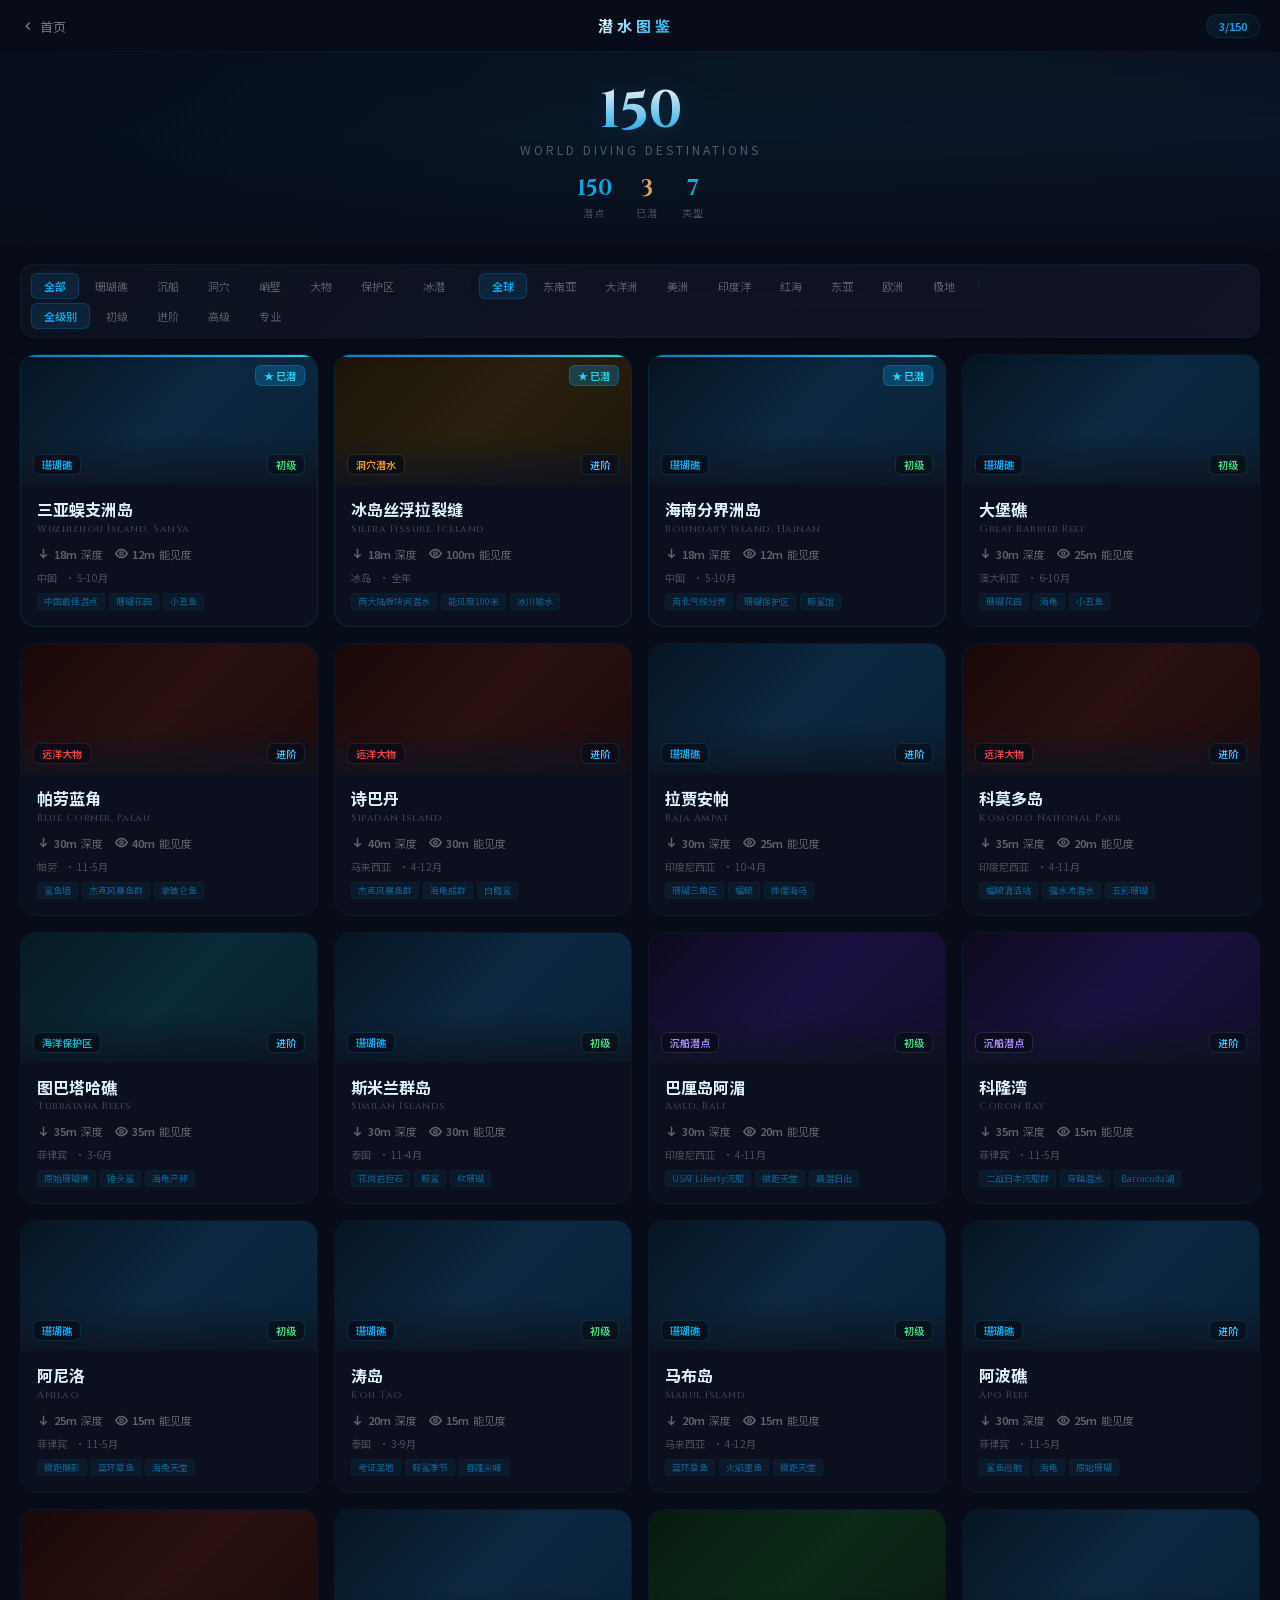
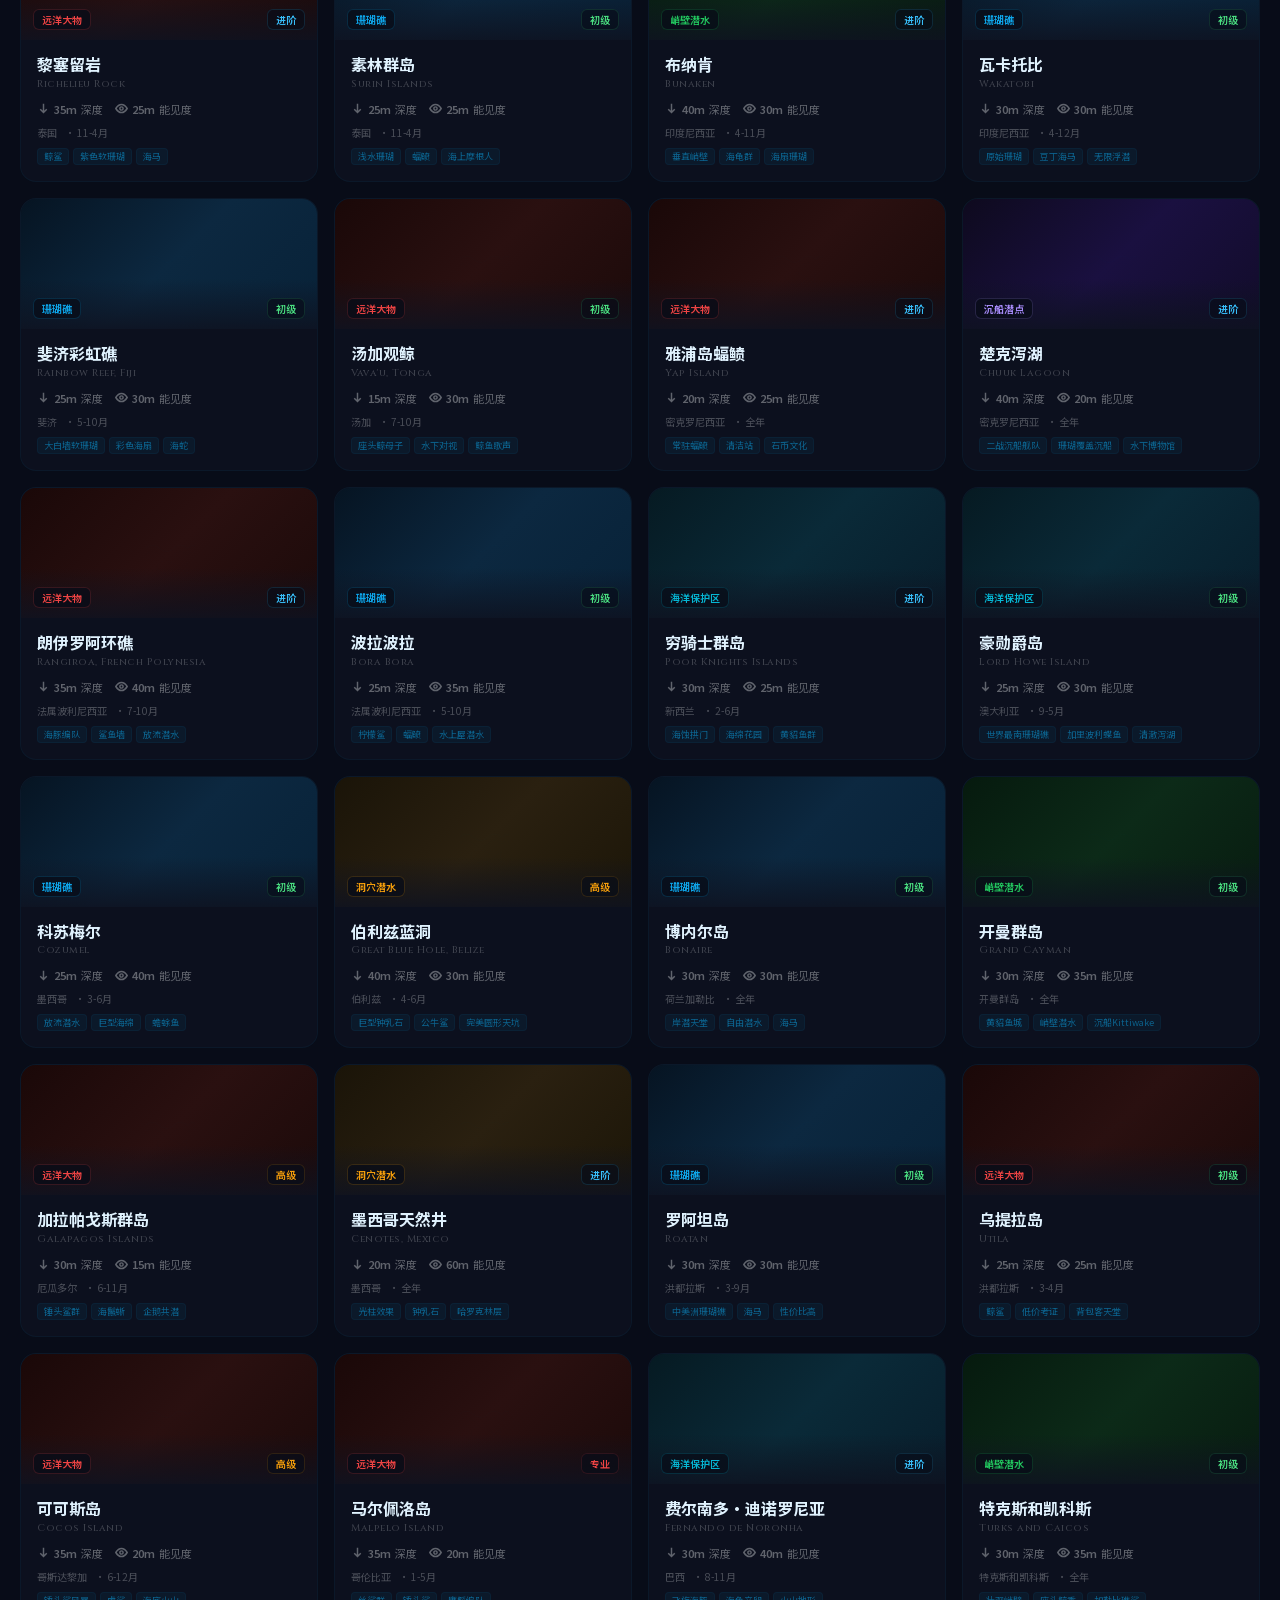
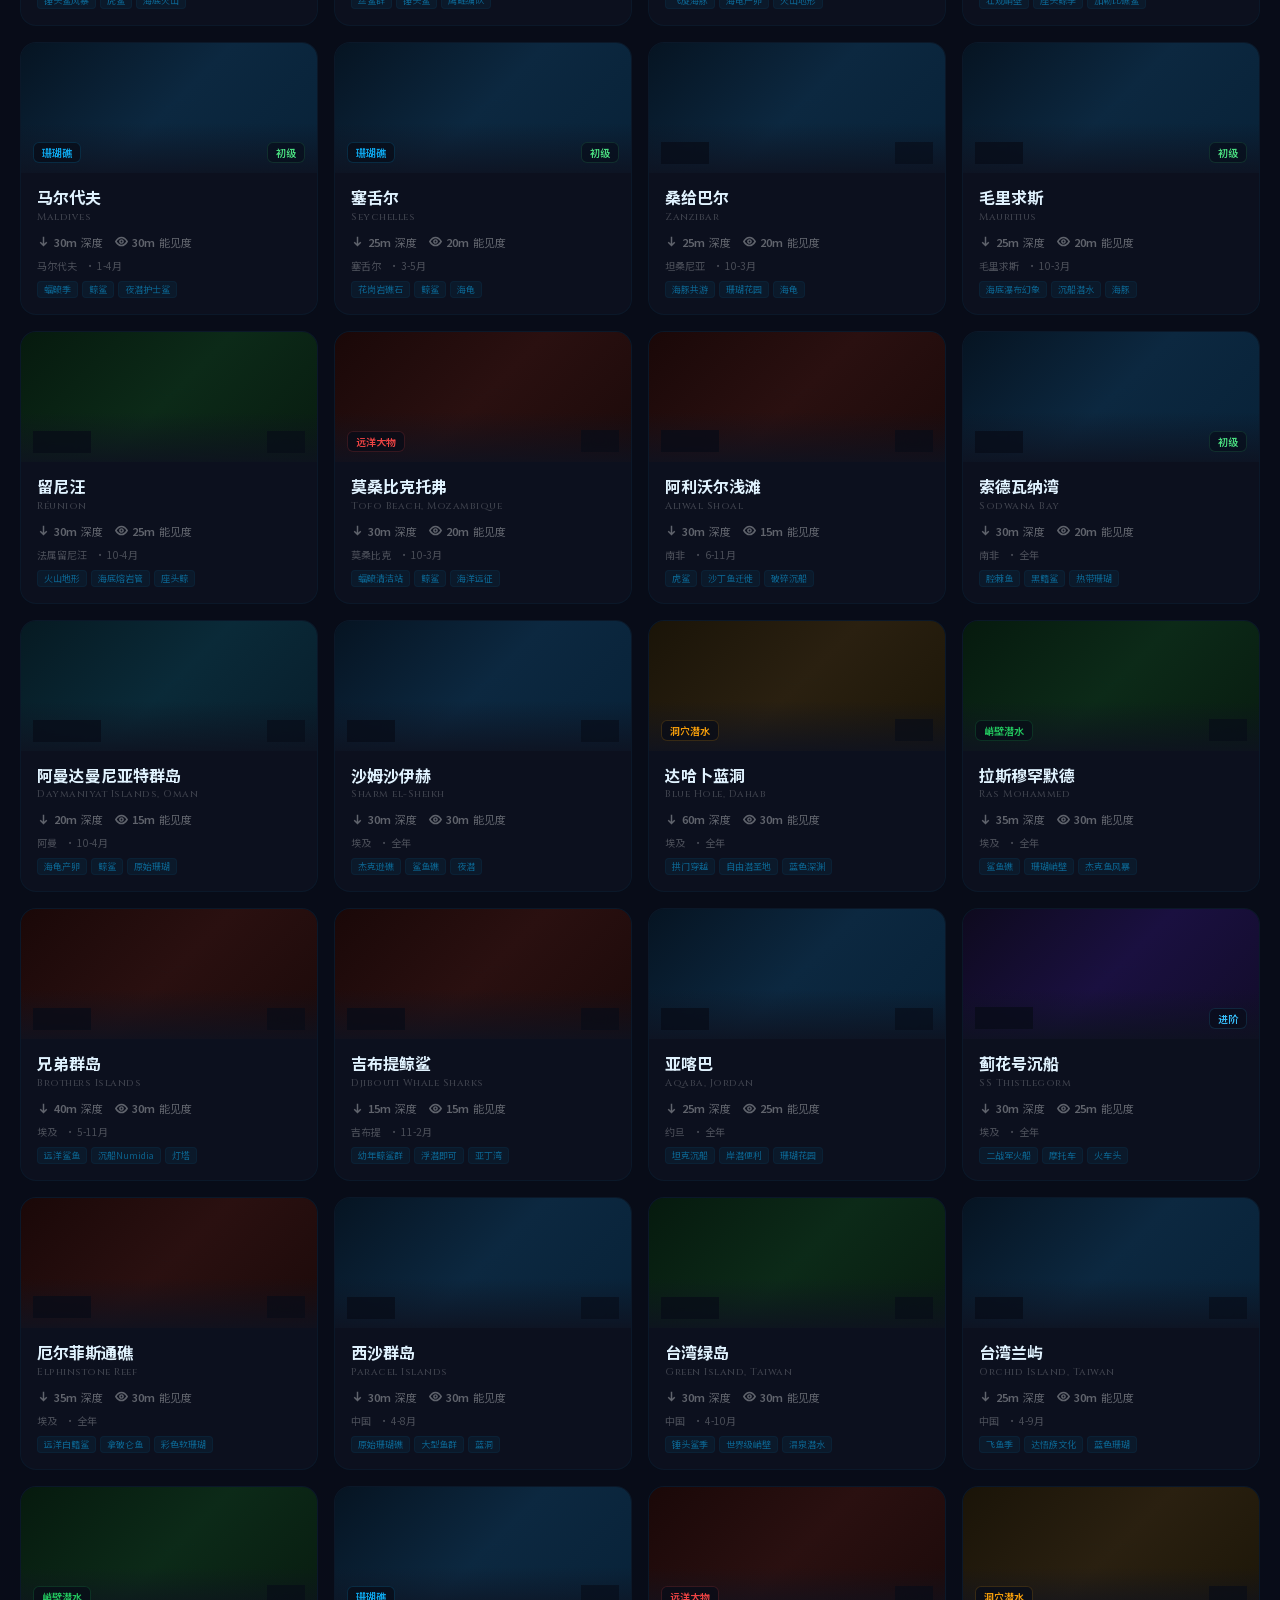
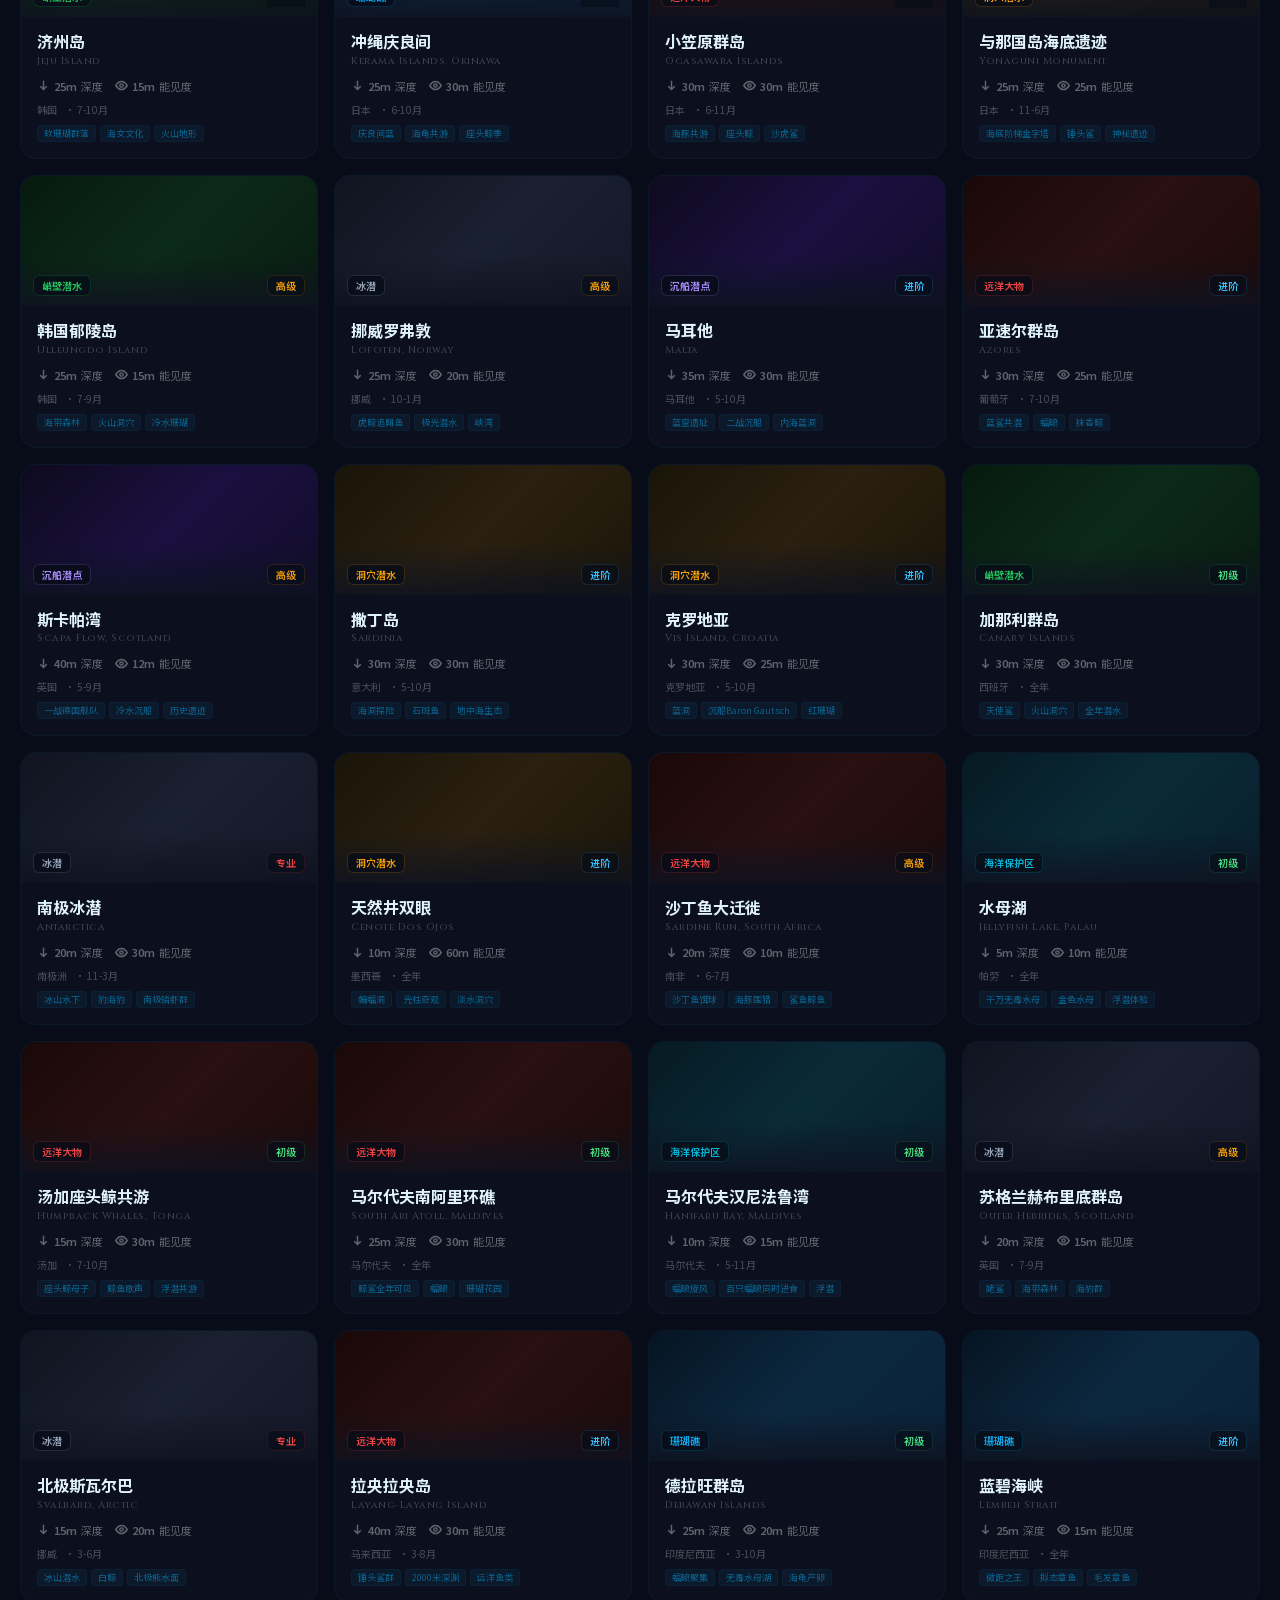
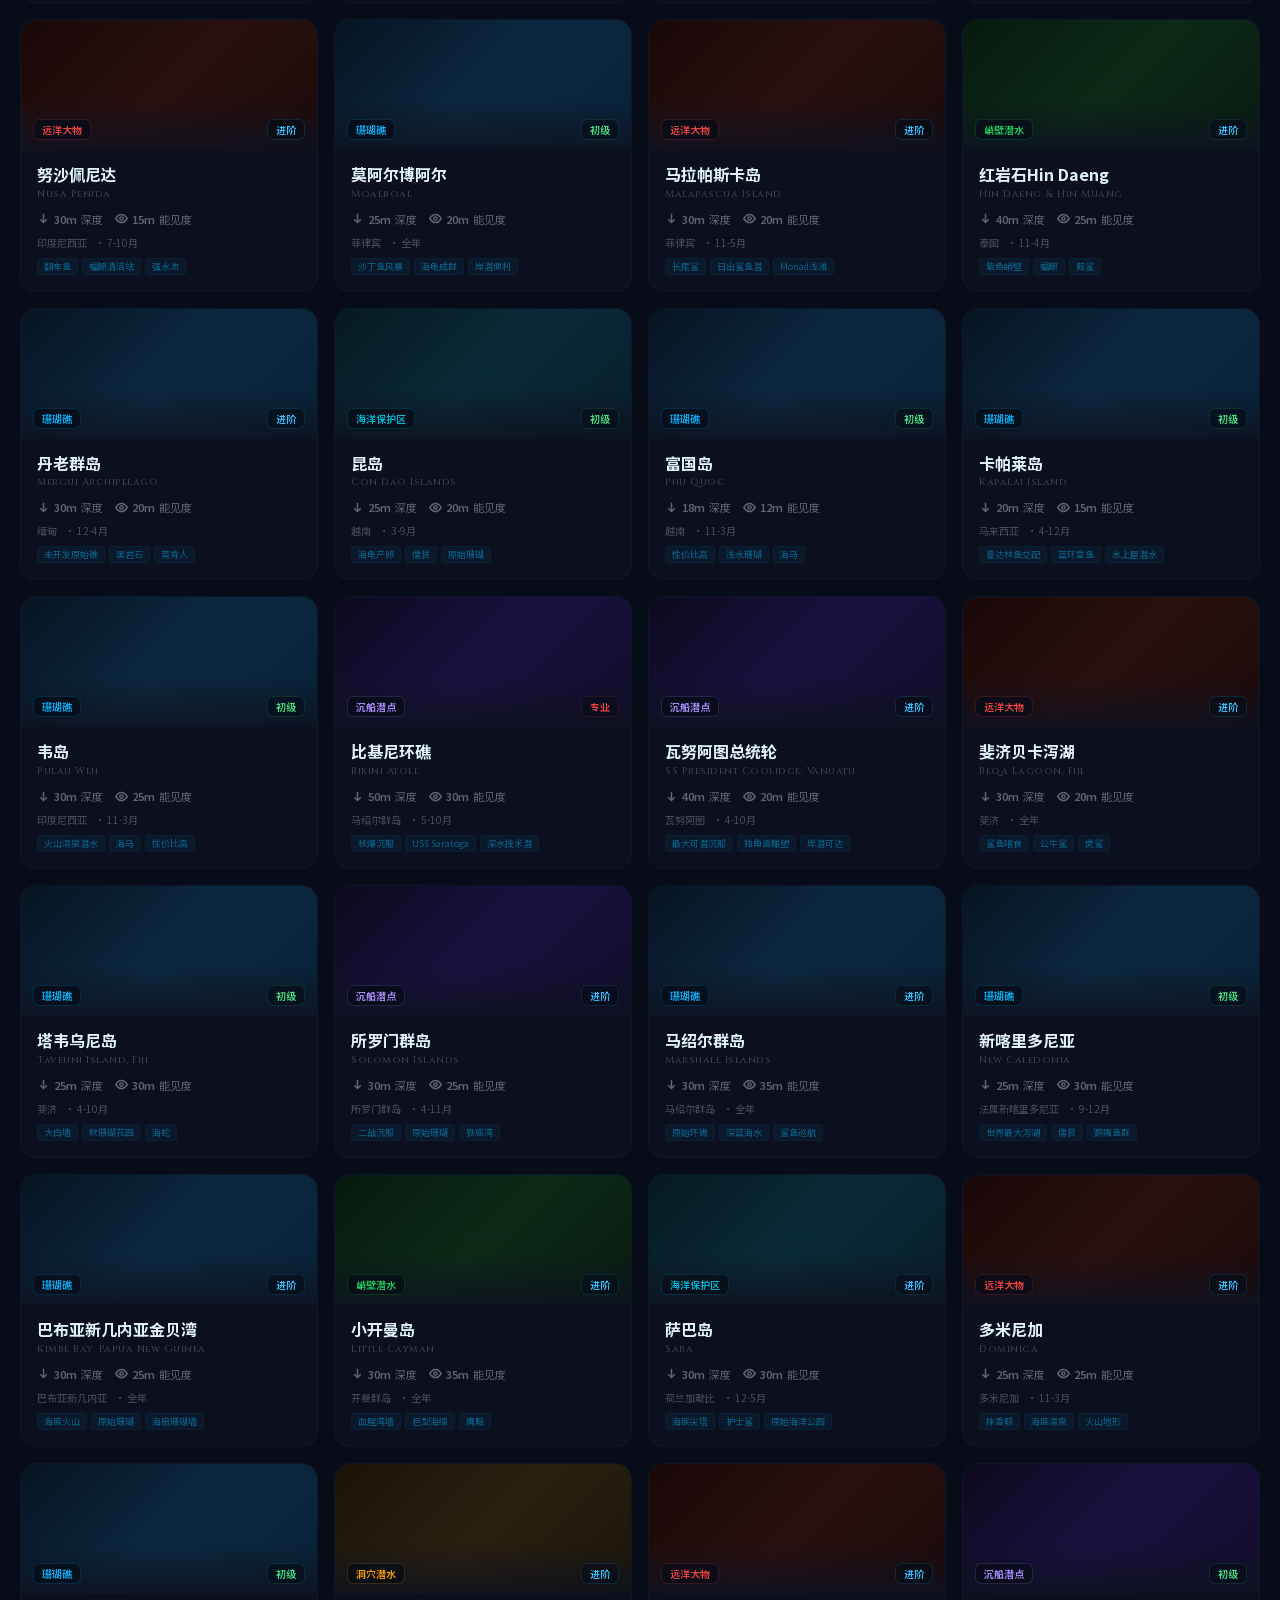
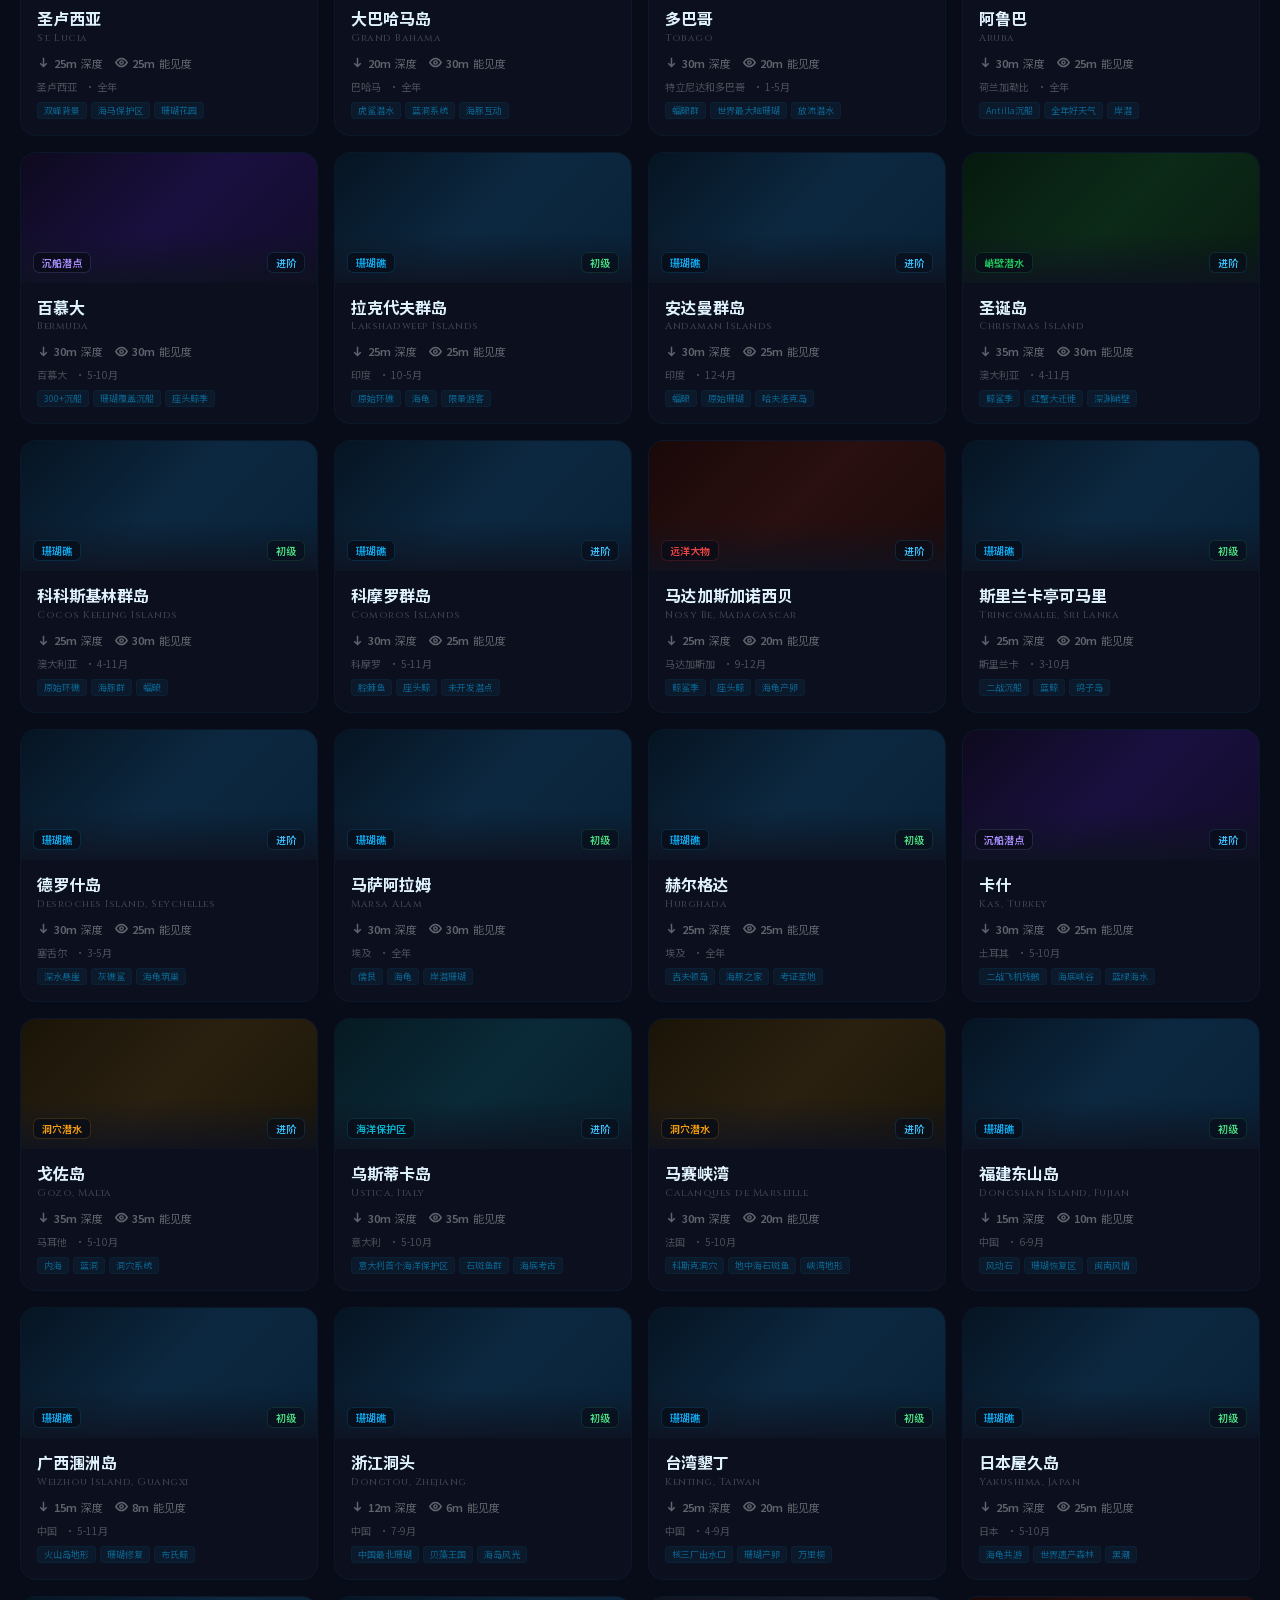
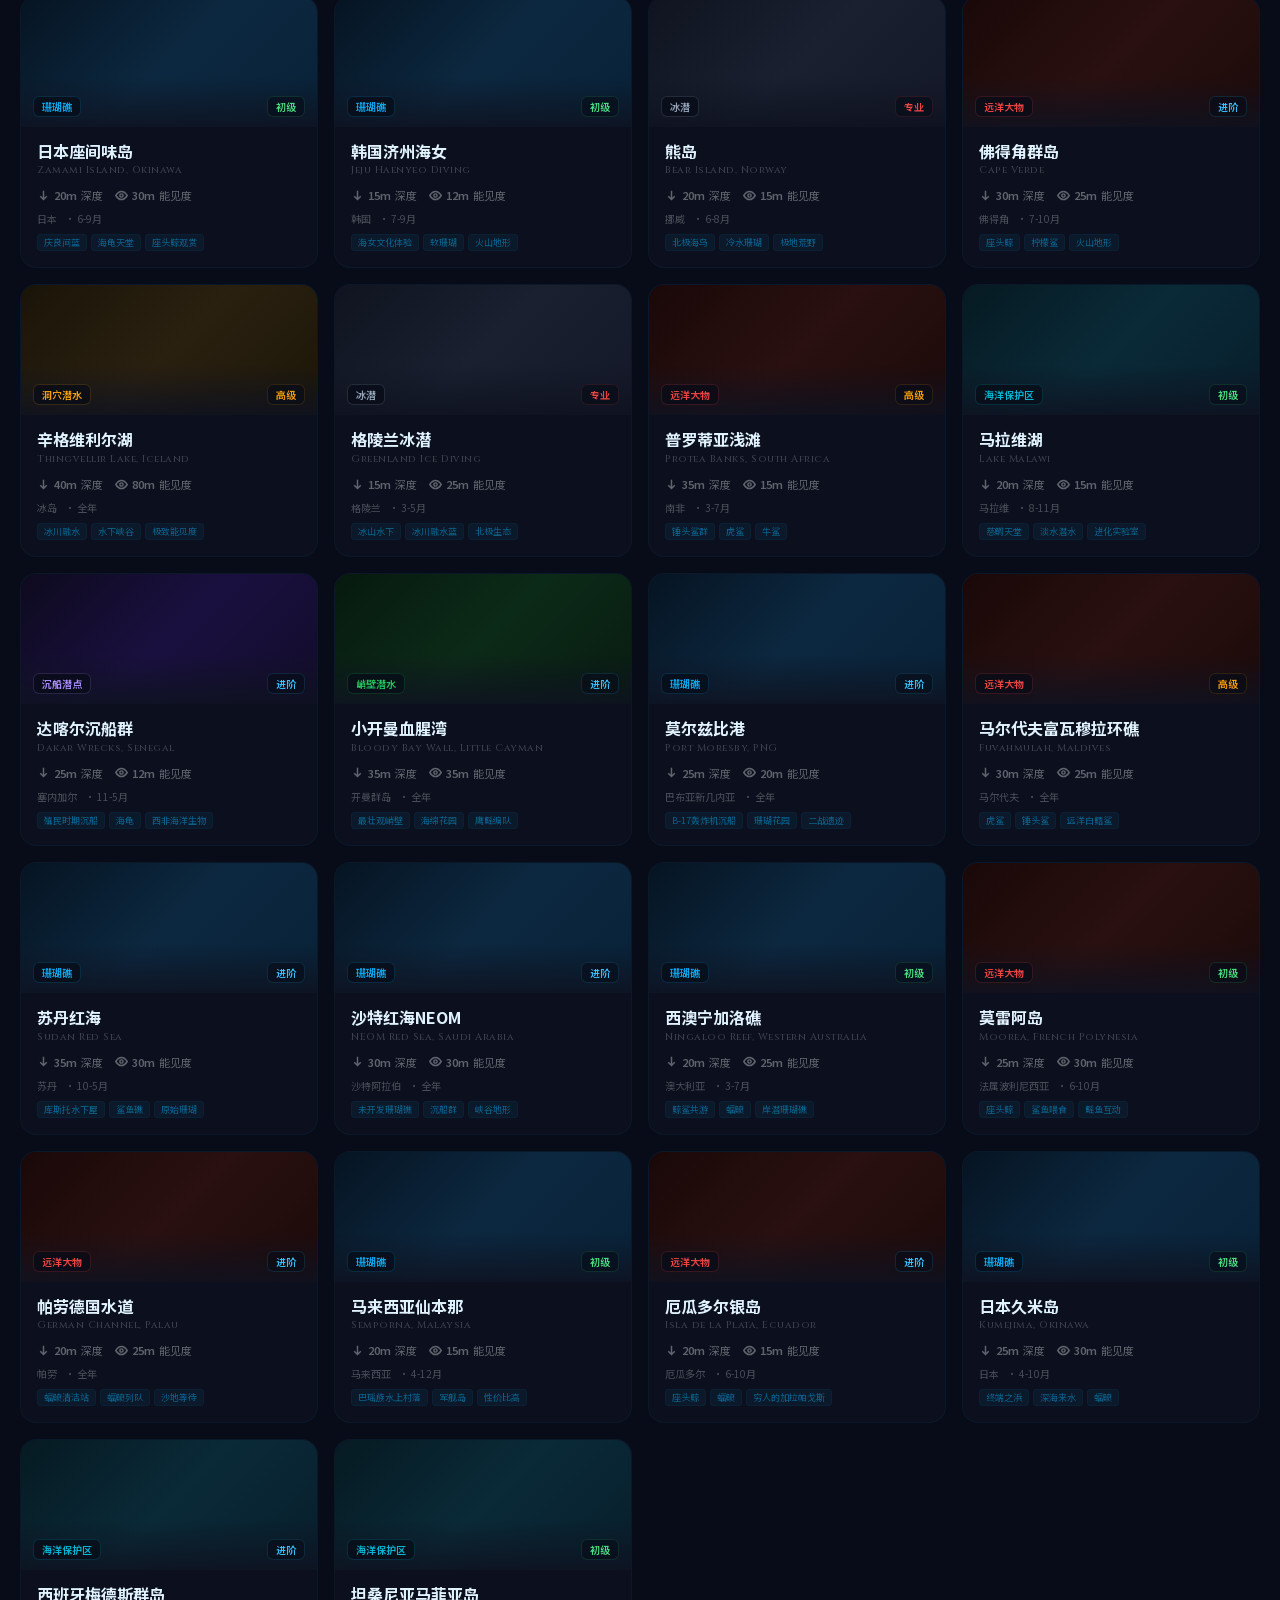
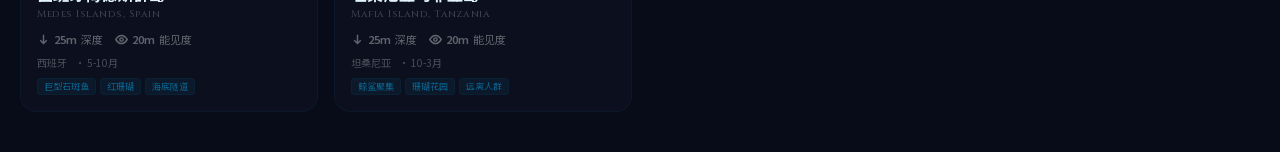
<file: diving.html>
<!DOCTYPE html>
<html lang="zh-CN">
<head>
    <meta charset="UTF-8">
    <meta name="viewport" content="width=device-width, initial-scale=1.0">
    <meta http-equiv="Cache-Control" content="no-cache, no-store, must-revalidate">
    <meta http-equiv="Pragma" content="no-cache">
    <meta http-equiv="Expires" content="0">
    <title>潜水图鉴 · Diving Atlas</title>
    <link href="data/fonts/fonts_local.css" rel="stylesheet">
    <script src="https://webapi.amap.com/maps?v=2.0&key=f66cdc07203c3075a2a2ae1ea67eea8e"></script>
    <style>
        :root {
            --dark: #080c18;
            --card: rgba(14, 18, 32, 0.85);
            --ocean: #0ea5e9;
            --ocean-bright: #38bdf8;
            --ocean-deep: #0284c7;
            --teal: #06b6d4;
            --teal-bright: #22d3ee;
            --teal-faint: rgba(6, 182, 212, 0.15);
            --ocean-faint: rgba(14, 165, 233, 0.12);
            --ocean-glow: rgba(14, 165, 233, 0.4);
            --sand: #d4a85a;
            --sand-faint: rgba(212, 168, 90, 0.15);
        }
        * { margin: 0; padding: 0; box-sizing: border-box; }
        body {
            font-family: 'Noto Sans SC', -apple-system, BlinkMacSystemFont, 'PingFang SC', sans-serif;
            background: var(--dark);
            color: rgba(255,255,255,0.88);
            min-height: 100vh;
            overflow-x: hidden;
        }

        /* ===== Loading ===== */
        .loading {
            position: fixed; inset: 0; z-index: 9999;
            display: flex; flex-direction: column;
            align-items: center; justify-content: center;
            background: var(--dark);
            transition: opacity 0.6s;
        }
        .loading.hide { opacity: 0; pointer-events: none; }
        .load-icon svg {
            width: 72px; height: 72px;
            filter: drop-shadow(0 0 16px rgba(14,165,233,0.3));
        }
        .load-icon svg path, .load-icon svg line, .load-icon svg circle {
            stroke: var(--ocean);
            stroke-width: 1.8;
            fill: none;
            stroke-linecap: round;
            stroke-linejoin: round;
            stroke-dasharray: 300;
            stroke-dashoffset: 300;
            animation: draw 2s ease forwards;
        }
        .load-icon svg .fish-body { animation-delay: 0.3s; }
        .load-icon svg .fish-tail { animation-delay: 0.6s; }
        .load-icon svg .fish-eye { animation-delay: 0.9s; stroke-dasharray: 20; stroke-dashoffset: 20; }
        .load-icon svg .wave1 { animation-delay: 0.2s; stroke: var(--teal); }
        .load-icon svg .wave2 { animation-delay: 0.5s; stroke: var(--teal); opacity: 0.6; }
        .load-text {
            margin-top: 14px;
            font-family: 'Cinzel', serif;
            font-size: 10px;
            letter-spacing: 4px;
            color: rgba(14,165,233,0.4);
            animation: breathe 2s ease-in-out infinite;
        }
        @keyframes draw { to { stroke-dashoffset: 0; } }
        @keyframes breathe { 0%,100%{opacity:.4} 50%{opacity:1} }
        @keyframes shimmer { 0%{background-position:-200% center} 100%{background-position:200% center} }
        @keyframes fadeUp { from{opacity:0;transform:translateY(16px)} to{opacity:1;transform:translateY(0)} }
        @keyframes float { 0%,100%{transform:translateY(0)} 50%{transform:translateY(-3px)} }
        @keyframes waveMove { 0%{transform:translateX(0)} 100%{transform:translateX(-50%)} }

        /* ===== Nav ===== */
        .nav {
            position: fixed; top: 0; left: 0; right: 0; height: 52px; z-index: 100;
            background: linear-gradient(180deg, rgba(8,12,24,0.96), rgba(8,12,24,0.75));
            backdrop-filter: blur(24px) saturate(1.8);
            -webkit-backdrop-filter: blur(24px) saturate(1.8);
            display: flex; align-items: center; justify-content: space-between;
            padding: 0 20px;
        }
        .nav::after {
            content: ''; position: absolute; bottom: 0; left: 0; right: 0; height: 1px;
            background: linear-gradient(90deg, transparent, rgba(14,165,233,0.12) 30%, rgba(6,182,212,0.12) 70%, transparent);
        }
        .nav-back {
            color: rgba(255,255,255,0.45); text-decoration: none; font-size: 13px;
            display: flex; align-items: center; gap: 4px; transition: color 0.2s;
        }
        .nav-back:hover { color: var(--ocean); }
        .nav-back svg { width: 16px; height: 16px; fill: currentColor; }
        .nav-title {
            font-family: 'Cinzel', 'Noto Sans SC', serif;
            font-size: 15px; font-weight: 700; letter-spacing: 4px;
            background: linear-gradient(135deg, #fff 0%, var(--ocean-bright) 40%, var(--teal) 60%, #fff 100%);
            background-size: 200% auto;
            -webkit-background-clip: text; -webkit-text-fill-color: transparent;
            background-clip: text;
            animation: shimmer 4s linear infinite;
        }
        .nav-badge {
            background: linear-gradient(135deg, rgba(14,165,233,0.1), rgba(6,182,212,0.04));
            color: var(--ocean); padding: 3px 12px; border-radius: 20px;
            font-size: 11px; font-weight: 600;
            border: 1px solid rgba(14,165,233,0.12);
        }

        /* ===== Hero ===== */
        .hero {
            position: relative; width: 100%; height: 200px; margin-top: 52px;
            overflow: hidden;
            background: linear-gradient(135deg, #060d1a, #081828 50%, #0a1428);
            display: flex; align-items: center; justify-content: center;
        }
        .hero-overlay {
            position: absolute; inset: 0;
            background: linear-gradient(180deg, rgba(8,12,24,0.3) 0%, rgba(8,12,24,0.1) 40%, rgba(8,12,24,0.7) 85%, var(--dark) 100%);
        }
        .hero-waves {
            position: absolute; bottom: 0; left: 0; width: 200%; height: 60px; opacity: 0.05;
            animation: waveMove 8s linear infinite;
        }
        .hero-waves svg { width: 100%; height: 100%; }
        .hero-content { position: relative; z-index: 2; text-align: center; }
        .hero-num {
            font-family: 'Cinzel', serif; font-size: 52px; font-weight: 700; line-height: 1;
            background: linear-gradient(180deg, rgba(255,255,255,0.95), var(--ocean));
            -webkit-background-clip: text; -webkit-text-fill-color: transparent; background-clip: text;
            filter: drop-shadow(0 2px 12px rgba(14,165,233,0.2));
        }
        .hero-label {
            font-size: 12px; color: rgba(255,255,255,0.3);
            letter-spacing: 3px; margin-top: 4px;
        }
        .hero-stats {
            display: flex; gap: 24px; margin-top: 16px; justify-content: center;
        }
        .hero-stat { text-align: center; }
        .hero-stat-num {
            font-family: 'Cinzel', serif; font-size: 22px; font-weight: 700; color: var(--ocean);
        }
        .hero-stat-num.gold { color: var(--sand); }
        .hero-stat-num.teal { color: var(--teal); }
        .hero-stat-label {
            font-size: 10px; color: rgba(255,255,255,0.25);
            letter-spacing: 1px; margin-top: 2px;
        }

        /* ===== Filter ===== */
        .filter-wrap {
            position: sticky; top: 52px; z-index: 50;
            background: linear-gradient(180deg, var(--dark), rgba(8,12,24,0.95) 80%, rgba(8,12,24,0));
            padding: 12px 20px 16px;
        }
        .filter-bar {
            display: flex; gap: 4px; flex-wrap: wrap; padding: 8px 10px;
            background: linear-gradient(135deg, rgba(14,18,32,0.9), rgba(18,22,40,0.85));
            backdrop-filter: blur(16px); border-radius: 14px;
            border: 1px solid rgba(14,165,233,0.06);
            box-shadow: 0 4px 24px rgba(0,0,0,0.2);
        }
        .f-group { display: flex; align-items: center; gap: 3px; flex-wrap: wrap; }
        .f-sep {
            width: 1px; height: 22px;
            background: linear-gradient(180deg, transparent, rgba(14,165,233,0.1), transparent);
            margin: 0 6px; flex-shrink: 0;
        }
        .f-tab {
            padding: 4px 12px; border-radius: 6px; font-size: 11px; cursor: pointer;
            background: transparent; border: 1px solid transparent;
            color: rgba(255,255,255,0.32); transition: all 0.2s; white-space: nowrap;
        }
        .f-tab:hover { color: rgba(255,255,255,0.65); background: rgba(255,255,255,0.03); }
        .f-tab.active {
            font-weight: 600;
            background: var(--ocean-faint);
            border-color: rgba(14,165,233,0.2);
            color: var(--ocean);
            box-shadow: 0 0 10px rgba(14,165,233,0.06);
        }

        /* ===== Grid ===== */
        .grid {
            display: grid;
            grid-template-columns: repeat(auto-fill, minmax(280px, 1fr));
            gap: 16px; padding: 0 20px 40px;
            max-width: 1400px; margin: 0 auto;
            position: relative; z-index: 2;
        }
        .grid-empty {
            grid-column: 1 / -1; text-align: center;
            padding: 60px 0; color: rgba(255,255,255,0.2); font-size: 14px;
        }

        /* ===== Card ===== */
        .card {
            position: relative; border-radius: 16px; overflow: hidden; cursor: pointer;
            background: var(--card);
            border: 1px solid rgba(14,165,233,0.05);
            transition: all 0.35s cubic-bezier(0.16,1,0.3,1);
            animation: fadeUp 0.4s ease both;
            --glow: rgba(14,165,233,0.12);
        }
        .card:hover {
            transform: translateY(-6px) scale(1.02);
            border-color: rgba(14,165,233,0.18);
            box-shadow: 0 16px 48px rgba(0,0,0,0.3), 0 0 24px var(--glow);
        }
        .card.visited { border-color: rgba(14,165,233,0.15); }
        .card.visited::before {
            content: ''; position: absolute; top: 0; left: 0; right: 0; height: 2px;
            background: linear-gradient(90deg, var(--ocean-deep), var(--ocean), var(--teal-bright));
            z-index: 2;
        }
        .card-cover {
            width: 100%; height: 130px; position: relative; overflow: hidden;
        }
        .card-cover-ph {
            position: absolute; inset: 0;
            display: flex; align-items: center; justify-content: center;
        }
        .card-cover-ph svg { width: 56px; height: 56px; opacity: 0.06; }
        .card-cover-grad {
            position: absolute; bottom: 0; left: 0; right: 0; height: 50px;
            background: linear-gradient(transparent, var(--card));
        }
        .card-badge {
            position: absolute; top: 10px; right: 12px; z-index: 2;
            padding: 2px 8px; border-radius: 6px;
            font-size: 10px; font-weight: 600;
            backdrop-filter: blur(8px);
            background: rgba(14,165,233,0.25);
            color: var(--teal-bright);
            border: 1px solid rgba(14,165,233,0.3);
        }
        .card-type-tag {
            position: absolute; bottom: 10px; left: 12px; z-index: 2;
            font-size: 10px; font-weight: 600;
            padding: 2px 8px; border-radius: 6px;
            backdrop-filter: blur(8px);
            border: 1px solid rgba(14,165,233,0.15);
        }
        .card-level-tag {
            position: absolute; bottom: 10px; right: 12px; z-index: 2;
            font-size: 10px; font-weight: 600;
            padding: 2px 8px; border-radius: 6px;
            backdrop-filter: blur(8px);
            background: rgba(8,12,24,0.6);
            border: 1px solid rgba(255,255,255,0.08);
            color: rgba(255,255,255,0.5);
        }
        .card-body { padding: 14px 16px 16px; }
        .card-name { font-size: 16px; font-weight: 700; line-height: 1.3; color: #e0f2fe; }
        .card-name-en {
            font-family: 'Cinzel', serif; font-size: 10px;
            color: rgba(255,255,255,0.2); margin-top: 2px;
            letter-spacing: 0.5px; white-space: nowrap;
            overflow: hidden; text-overflow: ellipsis;
        }
        .card-indicators {
            display: flex; gap: 12px; margin-top: 10px;
        }
        .card-ind {
            display: flex; align-items: center; gap: 4px;
            font-size: 11px; color: rgba(255,255,255,0.35);
        }
        .card-ind svg { width: 13px; height: 13px; fill: none; stroke: currentColor; stroke-width: 1.8; }
        .card-ind-val { font-weight: 600; }
        .card-meta {
            display: flex; gap: 8px; margin-top: 8px; flex-wrap: wrap; align-items: center;
        }
        .card-meta-item {
            font-size: 10px; color: rgba(255,255,255,0.25);
            display: flex; align-items: center; gap: 3px;
        }
        .card-highlights {
            display: flex; flex-wrap: wrap; gap: 4px; margin-top: 8px;
        }
        .card-hl {
            padding: 1px 6px; border-radius: 4px; font-size: 9px;
            background: rgba(14,165,233,0.06);
            border: 1px solid rgba(14,165,233,0.06);
            color: rgba(14,165,233,0.5);
        }

        /* ===== Type colors ===== */
        /* generated per type in JS */

        /* ===== Modal ===== */
        .modal-overlay {
            position: fixed; inset: 0; z-index: 200;
            background: rgba(0,0,0,0.7);
            backdrop-filter: blur(8px); -webkit-backdrop-filter: blur(8px);
            display: none; align-items: center; justify-content: center;
            padding: 20px; opacity: 0; transition: opacity 0.3s;
        }
        .modal-overlay.open { display: flex; opacity: 1; }

        .modal-ring-wrap { position: relative; width: 100%; max-width: 540px; }
        .modal-ring-wrap::before {
            content: ''; position: absolute; inset: -3px; border-radius: 23px; padding: 3px;
            background: conic-gradient(from var(--ring-angle, 0deg), transparent 0%, var(--ocean) 10%, transparent 22%, transparent 50%, var(--teal) 60%, transparent 72%);
            -webkit-mask: linear-gradient(#fff 0 0) content-box, linear-gradient(#fff 0 0);
            -webkit-mask-composite: xor; mask-composite: exclude;
            animation: modalRing 3s linear infinite;
            opacity: 0; transition: opacity 0.5s 0.3s; pointer-events: none;
        }
        .modal-overlay.open .modal-ring-wrap::before { opacity: 1; }
        .modal-ring-wrap::after {
            content: ''; position: absolute; inset: -6px; border-radius: 26px; padding: 6px;
            background: conic-gradient(from var(--ring-angle, 0deg), transparent 0%, var(--ocean) 10%, transparent 22%, transparent 50%, var(--teal) 60%, transparent 72%);
            -webkit-mask: linear-gradient(#fff 0 0) content-box, linear-gradient(#fff 0 0);
            -webkit-mask-composite: xor; mask-composite: exclude;
            animation: modalRing 3s linear infinite;
            opacity: 0; transition: opacity 0.5s 0.5s; filter: blur(8px); pointer-events: none;
        }
        .modal-overlay.open .modal-ring-wrap::after { opacity: 0.4; }
        @property --ring-angle { syntax: '<angle>'; initial-value: 0deg; inherits: false; }
        @keyframes modalRing { to { --ring-angle: 360deg; } }

        .modal {
            width: 100%; max-height: calc(100vh - 40px);
            background: linear-gradient(180deg, rgba(12,16,30,0.98), rgba(10,14,26,0.98));
            border: 1px solid rgba(14,165,233,0.08); border-radius: 20px;
            overflow: hidden; box-shadow: 0 24px 80px rgba(0,0,0,0.5), 0 0 40px rgba(14,165,233,0.05);
            display: flex; flex-direction: column;
            transform: scale(0.95); transition: transform 0.3s cubic-bezier(0.16,1,0.3,1);
        }
        .modal-overlay.open .modal { transform: scale(1); }
        .modal-scroll {
            flex: 1; overflow-y: auto;
            scrollbar-width: thin; scrollbar-color: rgba(14,165,233,0.12) transparent;
        }
        .modal-scroll::-webkit-scrollbar { width: 3px; }
        .modal-scroll::-webkit-scrollbar-thumb { background: rgba(14,165,233,0.12); border-radius: 2px; }

        .modal-cover {
            width: 100%; height: 200px; position: relative; overflow: hidden;
        }
        .modal-cover-ph {
            position: absolute; inset: 0;
            display: flex; align-items: center; justify-content: center;
        }
        .modal-cover-ph svg { width: 80px; height: 80px; opacity: 0.06; }
        .modal-cover-grad {
            position: absolute; bottom: 0; left: 0; right: 0; height: 100px;
            background: linear-gradient(transparent, rgba(12,16,30,0.98));
        }
        .modal-close {
            position: absolute; top: 12px; right: 12px;
            width: 34px; height: 34px; border-radius: 10px;
            background: rgba(0,0,0,0.4); backdrop-filter: blur(8px);
            border: 1px solid rgba(255,255,255,0.08);
            color: rgba(255,255,255,0.5); font-size: 18px;
            cursor: pointer; z-index: 2;
            display: flex; align-items: center; justify-content: center;
            transition: all 0.2s;
        }
        .modal-close:hover { color: #fff; background: rgba(255,255,255,0.1); }

        .modal-body { padding: 0 20px 24px; }
        .modal-name {
            font-size: 24px; font-weight: 700; line-height: 1.3;
            margin-top: 14px; color: #e0f2fe;
        }
        .modal-name-en {
            font-family: 'Cinzel', serif; font-size: 12px;
            color: rgba(255,255,255,0.22); margin-top: 2px; letter-spacing: 1px;
        }
        .modal-tags {
            display: flex; flex-wrap: wrap; gap: 6px; margin: 12px 0 16px;
        }
        .modal-tag {
            padding: 4px 12px; border-radius: 8px; font-size: 12px; font-weight: 500;
            border: 1px solid rgba(255,255,255,0.05);
            background: rgba(255,255,255,0.02);
            transition: background 0.2s;
        }
        .modal-tag:hover { background: rgba(255,255,255,0.05); }
        .modal-tag-type { border-color: rgba(14,165,233,0.15); }
        .modal-tag-level { color: rgba(255,255,255,0.4); }

        .modal-grid {
            display: grid; grid-template-columns: 1fr 1fr 1fr;
            gap: 8px; margin-bottom: 16px;
        }
        .modal-cell {
            background: linear-gradient(135deg, rgba(14,165,233,0.03), rgba(6,182,212,0.01));
            border-radius: 10px; padding: 11px 14px;
            border: 1px solid rgba(14,165,233,0.03);
            transition: all 0.2s;
        }
        .modal-cell:hover {
            border-color: rgba(14,165,233,0.08);
            background: rgba(14,165,233,0.05);
        }
        .modal-cell-label {
            font-size: 10px; color: rgba(255,255,255,0.22);
            text-transform: uppercase; letter-spacing: 1.5px; margin-bottom: 3px;
        }
        .modal-cell-value { font-size: 13px; font-weight: 600; }

        .modal-desc {
            font-size: 13px; line-height: 1.8; color: rgba(255,255,255,0.55); margin: 16px 0;
        }
        .modal-sec {
            font-size: 12px; font-weight: 600; color: rgba(255,255,255,0.35);
            margin: 18px 0 8px;
            display: flex; align-items: center; gap: 8px; letter-spacing: 1px;
        }
        .modal-sec::after {
            content: ''; flex: 1; height: 1px;
            background: linear-gradient(90deg, rgba(14,165,233,0.08), transparent);
        }
        .modal-hl-tags { display: flex; flex-wrap: wrap; gap: 5px; }
        .modal-hl {
            padding: 3px 10px; border-radius: 6px; font-size: 11px;
            background: rgba(14,165,233,0.06);
            border: 1px solid rgba(14,165,233,0.08);
            color: rgba(14,165,233,0.7);
        }

        .modal-wiki-link{display:inline-flex;align-items:center;gap:4px;margin-top:14px;padding:6px 14px;
            border-radius:8px;background:rgba(14,165,233,0.06);border:1px solid rgba(14,165,233,0.1);
            color:#0ea5e9;font-size:11px;font-weight:600;text-decoration:none;transition:all .2s;}
        .modal-wiki-link:hover{background:rgba(14,165,233,0.12);border-color:rgba(14,165,233,0.2);}

        .modal-minimap {
            height: 200px; border-radius: 12px; overflow: hidden;
            margin-top: 18px;
            border: 1px solid rgba(14,165,233,0.06);
            box-shadow: 0 4px 16px rgba(0,0,0,0.15);
        }

        /* ===== Responsive ===== */
        @media (max-width: 640px) {
            .grid {
                grid-template-columns: repeat(auto-fill, minmax(200px, 1fr));
                gap: 10px; padding: 0 12px 30px;
            }
            .card-cover { height: 110px; }
            .hero { height: 170px; }
            .hero-num { font-size: 36px; }
            .modal { max-width: 100%; border-radius: 16px; }
            .modal-cover { height: 160px; }
            .modal-grid { grid-template-columns: 1fr 1fr; }
            .filter-bar { padding: 6px 8px; }
            .f-tab { padding: 3px 8px; font-size: 10px; }
        }
    </style>
</head>
<body>

    <!-- Loading -->
    <div class="loading" id="loading">
        <div class="load-icon">
            <svg viewBox="0 0 80 80">
                <!-- Wave lines -->
                <path class="wave1" d="M8 28 Q16 20 24 28 Q32 36 40 28 Q48 20 56 28 Q64 36 72 28"/>
                <path class="wave2" d="M8 36 Q16 28 24 36 Q32 44 40 36 Q48 28 56 36 Q64 44 72 36"/>
                <!-- Fish body -->
                <path class="fish-body" d="M22 56 Q30 48 42 52 Q50 54 54 58 Q50 62 42 64 Q30 68 22 60 Z"/>
                <!-- Fish tail -->
                <path class="fish-tail" d="M54 58 L64 50 L62 58 L64 66 Z"/>
                <!-- Fish eye -->
                <circle class="fish-eye" cx="34" cy="57" r="2"/>
            </svg>
        </div>
        <div class="load-text">DIVING ATLAS</div>
    </div>

    <!-- Nav -->
    <nav class="nav">
        <a class="nav-back" href="index.html">
            <svg viewBox="0 0 24 24"><path d="M15.41 7.41L14 6l-6 6 6 6 1.41-1.41L10.83 12z"/></svg>首页
        </a>
        <span class="nav-title">潜水图鉴</span>
        <span class="nav-badge" id="navBadge">0</span>
    </nav>

    <!-- Hero -->
    <div class="hero">
        <div class="hero-waves">
            <svg viewBox="0 0 1200 60" preserveAspectRatio="none">
                <path d="M0 30 Q75 10 150 30 Q225 50 300 30 Q375 10 450 30 Q525 50 600 30 Q675 10 750 30 Q825 50 900 30 Q975 10 1050 30 Q1125 50 1200 30 L1200 60 L0 60 Z" fill="rgba(14,165,233,0.15)"/>
                <path d="M0 35 Q75 15 150 35 Q225 55 300 35 Q375 15 450 35 Q525 55 600 35 Q675 15 750 35 Q825 55 900 35 Q975 15 1050 35 Q1125 55 1200 35 L1200 60 L0 60 Z" fill="rgba(6,182,212,0.08)"/>
            </svg>
        </div>
        <div class="hero-overlay"></div>
        <div class="hero-content">
            <div class="hero-num" id="heroNum">0</div>
            <div class="hero-label">WORLD DIVING DESTINATIONS</div>
            <div class="hero-stats" id="heroStats"></div>
        </div>
    </div>

    <!-- Filters -->
    <div class="filter-wrap">
        <div class="filter-bar" id="filterBar"></div>
    </div>

    <!-- Card Grid -->
    <div class="grid" id="grid"></div>

    <!-- Modal -->
    <div class="modal-overlay" id="modalOverlay">
        <div class="modal-ring-wrap">
            <div class="modal">
                <div class="modal-scroll" id="modalScroll"></div>
            </div>
        </div>
    </div>

    <script>
    (function() {
        var allData = [], travelData = [];
        var modalMap = null;
        var activeType = 'all', activeRegion = 'all', activeLevel = 'all';

        /* ---- Wave SVG placeholder for cards ---- */
        var waveSvg = '<svg viewBox="0 0 60 60"><path d="M5 25 Q12 18 20 25 Q28 32 35 25 Q42 18 50 25 Q55 20 58 23" fill="none" stroke="rgba(14,165,233,0.12)" stroke-width="1.2"/><path d="M5 32 Q12 25 20 32 Q28 39 35 32 Q42 25 50 32 Q55 27 58 30" fill="none" stroke="rgba(6,182,212,0.08)" stroke-width="1.2"/><path d="M18 42 Q24 36 32 40 Q38 42 42 46 Q38 50 32 52 Q24 54 18 48 Z" fill="none" stroke="rgba(14,165,233,0.1)" stroke-width="1"/><path d="M42 46 L50 40 L48 46 L50 52 Z" fill="none" stroke="rgba(14,165,233,0.1)" stroke-width="1"/></svg>';
        var bigWaveSvg = '<svg viewBox="0 0 80 80"><path d="M5 28 Q15 18 25 28 Q35 38 45 28 Q55 18 65 28 Q72 22 78 26" fill="none" stroke="rgba(14,165,233,0.1)" stroke-width="1.5"/><path d="M5 36 Q15 26 25 36 Q35 46 45 36 Q55 26 65 36 Q72 30 78 34" fill="none" stroke="rgba(6,182,212,0.07)" stroke-width="1.5"/><path d="M20 50 Q28 42 38 48 Q46 52 50 56 Q46 60 38 62 Q28 64 20 58 Z" fill="none" stroke="rgba(14,165,233,0.08)" stroke-width="1.5"/><path d="M50 56 L60 48 L58 56 L60 64 Z" fill="none" stroke="rgba(14,165,233,0.08)" stroke-width="1.5"/></svg>';

        /* ---- Type / Level color helpers ---- */
        var typeColors = {
            '珊瑚礁': '#0ea5e9',
            '沉船潜点': '#a78bfa',
            '洞穴潜水': '#f59e0b',
            '峭壁潜水': '#22c55e',
            '远洋大物': '#ef4444',
            '海洋保护区': '#06b6d4',
            '冰潜': '#94a3b8'
        };
        var levelColors = {
            '初级': '#4ade80',
            '进阶': '#38bdf8',
            '高级': '#f59e0b',
            '专业': '#ef4444'
        };

        function typeColor(t) { return typeColors[t] || '#0ea5e9'; }
        function levelColor(l) { return levelColors[l] || '#94a3b8'; }

        /* ---- Cover gradient per type ---- */
        function coverGradient(t) {
            switch (t) {
                case '珊瑚礁': return 'linear-gradient(135deg, #061422, #0c2840, #082238)';
                case '沉船潜点': return 'linear-gradient(135deg, #0e0a1e, #1a1040, #120c2a)';
                case '洞穴潜水': return 'linear-gradient(135deg, #1a1408, #2a2010, #1c1608)';
                case '峭壁潜水': return 'linear-gradient(135deg, #061a0e, #0c2a18, #081c10)';
                case '远洋大物': return 'linear-gradient(135deg, #1a0808, #2a1010, #1c0a0a)';
                case '海洋保护区': return 'linear-gradient(135deg, #061a22, #0a2a38, #081e2c)';
                case '冰潜': return 'linear-gradient(135deg, #101420, #1a2030, #141828)';
                default: return 'linear-gradient(135deg, #061422, #0c2840, #082238)';
            }
        }

        /* ---- Load data ---- */
        var loaded = 0;
        function tryInit() {
            loaded++;
            if (loaded === 2) init();
        }

        fetch('data/diving_global.json')
            .then(function(r) { return r.json(); })
            .then(function(d) { allData = d; tryInit(); })
            .catch(function() { tryInit(); });

        fetch('data/travel.json')
            .then(function(r) { return r.json(); })
            .then(function(d) { travelData = d; tryInit(); })
            .catch(function() { tryInit(); });

        function init() {
            matchVisited();
            renderHero();
            renderFilters();
            applyFilters();
            bindEvents();
            setTimeout(function() {
                document.getElementById('loading').classList.add('hide');
            }, 600);
        }

        /* ---- Visited matching ---- */
        function matchVisited() {
            var spots = [];
            travelData.forEach(function(c) {
                (c.spots || []).forEach(function(s) {
                    spots.push({ title: s.title, location: s.location || '', city: c.city });
                });
            });
            allData.forEach(function(d) {
                d.visited = false;
                var keys = d.matchKeys || [];
                for (var i = 0; i < spots.length; i++) {
                    var hay = spots[i].title + '|' + spots[i].location + '|' + spots[i].city;
                    for (var j = 0; j < keys.length; j++) {
                        if (hay.indexOf(keys[j]) !== -1) { d.visited = true; break; }
                    }
                    if (d.visited) break;
                }
            });
            var vc = allData.filter(function(d) { return d.visited; }).length;
            document.getElementById('navBadge').textContent = vc + '/' + allData.length;
        }

        /* ---- Hero ---- */
        function renderHero() {
            var total = allData.length;
            var visited = allData.filter(function(d) { return d.visited; }).length;
            var types = {};
            allData.forEach(function(d) { types[d.type] = true; });
            document.getElementById('heroNum').textContent = total;
            var html = '';
            html += '<div class="hero-stat"><div class="hero-stat-num">' + total + '</div><div class="hero-stat-label">潜点</div></div>';
            html += '<div class="hero-stat"><div class="hero-stat-num gold">' + visited + '</div><div class="hero-stat-label">已潜</div></div>';
            html += '<div class="hero-stat"><div class="hero-stat-num teal">' + Object.keys(types).length + '</div><div class="hero-stat-label">类型</div></div>';
            document.getElementById('heroStats').innerHTML = html;
        }

        /* ---- Filters ---- */
        function renderFilters() {
            var html = '';
            // Type
            html += '<div class="f-group">';
            var typeList = [
                { k: 'all', l: '全部' }, { k: '珊瑚礁', l: '珊瑚礁' },
                { k: '沉船潜点', l: '沉船' }, { k: '洞穴潜水', l: '洞穴' },
                { k: '峭壁潜水', l: '峭壁' }, { k: '远洋大物', l: '大物' },
                { k: '海洋保护区', l: '保护区' }, { k: '冰潜', l: '冰潜' }
            ];
            typeList.forEach(function(t) {
                html += '<span class="f-tab' + (activeType === t.k ? ' active' : '') + '" data-g="type" data-f="' + t.k + '">' + t.l + '</span>';
            });
            html += '</div><div class="f-sep"></div>';

            // Region
            html += '<div class="f-group">';
            var regionList = [
                { k: 'all', l: '全球' }, { k: '东南亚', l: '东南亚' },
                { k: '大洋洲', l: '大洋洲' }, { k: '加勒比/美洲', l: '美洲' },
                { k: '印度洋', l: '印度洋' }, { k: '红海/中东', l: '红海' },
                { k: '东亚', l: '东亚' }, { k: '欧洲', l: '欧洲' },
                { k: '极地', l: '极地' }
            ];
            regionList.forEach(function(r) {
                html += '<span class="f-tab' + (activeRegion === r.k ? ' active' : '') + '" data-g="region" data-f="' + r.k + '">' + r.l + '</span>';
            });
            html += '</div><div class="f-sep"></div>';

            // Level
            html += '<div class="f-group">';
            var levelList = [
                { k: 'all', l: '全级别' }, { k: '初级', l: '初级' },
                { k: '进阶', l: '进阶' }, { k: '高级', l: '高级' },
                { k: '专业', l: '专业' }
            ];
            levelList.forEach(function(l) {
                html += '<span class="f-tab' + (activeLevel === l.k ? ' active' : '') + '" data-g="level" data-f="' + l.k + '">' + l.l + '</span>';
            });
            html += '</div>';

            document.getElementById('filterBar').innerHTML = html;
        }

        function applyFilters() {
            var filtered = allData.filter(function(d) {
                if (activeType !== 'all' && d.type !== activeType) return false;
                if (activeRegion !== 'all' && d.region !== activeRegion) return false;
                if (activeLevel !== 'all' && d.level !== activeLevel) return false;
                return true;
            });
            // Sort: visited first, then by id
            filtered.sort(function(a, b) {
                if (a.visited !== b.visited) return a.visited ? -1 : 1;
                return a.id - b.id;
            });

            var html = '';
            if (filtered.length === 0) {
                html = '<div class="grid-empty">没有匹配的潜点</div>';
            }
            filtered.forEach(function(d, i) {
                var tc = typeColor(d.type);
                var lc = levelColor(d.level);
                var glowColor = d.visited ? 'rgba(14,165,233,0.2)' : 'rgba(14,165,233,0.12)';

                html += '<div class="card' + (d.visited ? ' visited' : '') + '" data-id="' + d.id + '" style="animation-delay:' + (i * 0.03) + 's;--glow:' + glowColor + ';">';

                // Cover
                html += '<div class="card-cover" style="background:' + coverGradient(d.type) + '">';
                html += '<div class="card-cover-ph">' + waveSvg + '</div>';
                html += '<div class="card-cover-grad"></div>';
                if (d.visited) {
                    html += '<div class="card-badge">&#9733; 已潜</div>';
                }
                html += '<div class="card-type-tag" style="color:' + tc + ';background:rgba(8,12,24,0.7);border-color:' + tc + '30;">' + d.type + '</div>';
                html += '<div class="card-level-tag" style="color:' + lc + ';border-color:' + lc + '25;">' + d.level + '</div>';
                html += '</div>';

                // Body
                html += '<div class="card-body">';
                html += '<div class="card-name">' + d.name + '</div>';
                html += '<div class="card-name-en">' + d.nameEn + '</div>';

                // Depth & Visibility indicators
                html += '<div class="card-indicators">';
                // Depth icon (arrow down)
                html += '<div class="card-ind"><svg viewBox="0 0 16 16"><path d="M8 2v10M4 9l4 4 4-4"/></svg><span class="card-ind-val">' + d.depth + 'm</span><span>深度</span></div>';
                // Visibility icon (eye)
                html += '<div class="card-ind"><svg viewBox="0 0 16 16"><path d="M1 8s3-5 7-5 7 5 7 5-3 5-7 5-7-5-7-5z"/><circle cx="8" cy="8" r="2"/></svg><span class="card-ind-val">' + d.visibility + 'm</span><span>能见度</span></div>';
                html += '</div>';

                // Meta
                html += '<div class="card-meta">';
                html += '<span class="card-meta-item">' + d.country + '</span>';
                html += '<span class="card-meta-item">· ' + d.bestSeason + '</span>';
                html += '</div>';

                // Highlights
                if (d.highlights && d.highlights.length > 0) {
                    html += '<div class="card-highlights">';
                    d.highlights.slice(0, 3).forEach(function(h) {
                        html += '<span class="card-hl">' + h + '</span>';
                    });
                    html += '</div>';
                }

                html += '</div>'; // card-body
                html += '</div>'; // card
            });

            document.getElementById('grid').innerHTML = html;
        }

        /* ---- Modal ---- */
        function openModal(d) {
            var tc = typeColor(d.type);
            var lc = levelColor(d.level);

            var html = '';
            html += '<button class="modal-close" id="modalClose">&times;</button>';

            // Cover
            html += '<div class="modal-cover" style="background:' + coverGradient(d.type) + '">';
            html += '<div class="modal-cover-ph">' + bigWaveSvg + '</div>';
            html += '<div class="modal-cover-grad"></div>';
            html += '</div>';

            // Body
            html += '<div class="modal-body">';
            html += '<div class="modal-name">' + d.name;
            if (d.visited) {
                html += ' <span style="color:var(--teal-bright);font-size:18px;filter:drop-shadow(0 0 4px rgba(14,165,233,0.4));animation:float 3s ease-in-out infinite;display:inline-block;">&#9733;</span>';
            }
            html += '</div>';
            html += '<div class="modal-name-en">' + d.nameEn + '</div>';

            // Tags
            html += '<div class="modal-tags">';
            html += '<span class="modal-tag modal-tag-type" style="color:' + tc + ';">' + d.type + '</span>';
            html += '<span class="modal-tag modal-tag-level" style="color:' + lc + ';border-color:' + lc + '20;">' + d.level + '</span>';
            html += '<span class="modal-tag" style="color:rgba(255,255,255,0.35);">' + d.country + '</span>';
            html += '<span class="modal-tag" style="color:rgba(255,255,255,0.3);">' + d.region + '</span>';
            if (d.visited) {
                html += '<span class="modal-tag" style="color:var(--teal-bright);border-color:rgba(14,165,233,0.15);background:rgba(14,165,233,0.06);">已到访</span>';
            }
            html += '</div>';

            // Info grid
            html += '<div class="modal-grid">';
            html += mcell('深度', d.depth + ' m');
            html += mcell('能见度', d.visibility + ' m');
            html += mcell('等级', d.level);
            html += mcell('最佳季节', d.bestSeason);
            html += mcell('国家', d.country);
            html += mcell('类型', d.type);
            html += '</div>';

            // Description
            if (d.description) {
                html += '<div class="modal-desc">' + d.description + '</div>';
            }

            // Highlights
            if (d.highlights && d.highlights.length > 0) {
                html += '<div class="modal-sec">潜水亮点</div>';
                html += '<div class="modal-hl-tags">';
                d.highlights.forEach(function(h) {
                    html += '<span class="modal-hl">' + h + '</span>';
                });
                html += '</div>';
            }

            // Minimap
            html += '<a class="modal-wiki-link" href="https://en.wikipedia.org/wiki/'+encodeURIComponent(d.nameEn.replace(/ /g,'_'))+'" target="_blank" rel="noopener">📖 Wikipedia</a>';
            html += '<div class="modal-minimap" id="modalMinimap"></div>';
            html += '</div>'; // modal-body

            document.getElementById('modalScroll').innerHTML = html;

            var overlay = document.getElementById('modalOverlay');
            overlay.classList.add('open');
            overlay.style.display = 'flex';
            requestAnimationFrame(function() { overlay.style.opacity = '1'; });

            document.getElementById('modalClose').addEventListener('click', closeModal);
            overlay.addEventListener('click', function handler(e) {
                if (e.target === overlay || e.target.classList.contains('modal-ring-wrap')) {
                    closeModal();
                    overlay.removeEventListener('click', handler);
                }
            });

            // Minimap
            setTimeout(function() {
                if (modalMap) { modalMap.destroy(); modalMap = null; }
                var el = document.getElementById('modalMinimap');
                if (!el) return;
                modalMap = new AMap.Map('modalMinimap', {
                    zoom: 5,
                    center: [d.lng, d.lat],
                    mapStyle: 'amap://styles/darkblue',
                    pitch: 30,
                    viewMode: '3D'
                });
                // Ocean blue circle marker
                new AMap.CircleMarker({
                    center: [d.lng, d.lat],
                    radius: 12,
                    fillColor: '#0ea5e9',
                    fillOpacity: 0.35,
                    strokeColor: '#0ea5e9',
                    strokeWeight: 2,
                    strokeOpacity: 0.8
                }).setMap(modalMap);
                // Inner dot
                new AMap.CircleMarker({
                    center: [d.lng, d.lat],
                    radius: 4,
                    fillColor: '#38bdf8',
                    fillOpacity: 0.9,
                    strokeColor: '#fff',
                    strokeWeight: 1,
                    strokeOpacity: 0.6
                }).setMap(modalMap);
                // Label
                new AMap.Text({
                    text: d.name,
                    position: [d.lng, d.lat],
                    offset: new AMap.Pixel(16, -8),
                    style: {
                        'font-size': '11px',
                        color: '#fff',
                        background: 'rgba(10,14,26,0.8)',
                        padding: '3px 8px',
                        'border-radius': '6px',
                        border: '1px solid rgba(14,165,233,0.12)'
                    }
                }).setMap(modalMap);
            }, 200);
        }

        function closeModal() {
            var overlay = document.getElementById('modalOverlay');
            overlay.style.opacity = '0';
            setTimeout(function() {
                overlay.classList.remove('open');
                overlay.style.display = 'none';
            }, 300);
            if (modalMap) { modalMap.destroy(); modalMap = null; }
        }

        function mcell(label, value) {
            return '<div class="modal-cell"><div class="modal-cell-label">' + label + '</div><div class="modal-cell-value">' + value + '</div></div>';
        }

        /* ---- Events ---- */
        function bindEvents() {
            // Filter clicks
            document.getElementById('filterBar').addEventListener('click', function(e) {
                var tab = e.target.closest('.f-tab');
                if (!tab) return;
                var group = tab.getAttribute('data-g');
                var val = tab.getAttribute('data-f');
                if (group === 'type') activeType = val;
                if (group === 'region') activeRegion = val;
                if (group === 'level') activeLevel = val;
                renderFilters();
                applyFilters();
            });

            // Card clicks
            document.getElementById('grid').addEventListener('click', function(e) {
                var card = e.target.closest('.card');
                if (!card) return;
                var id = parseInt(card.getAttribute('data-id'));
                var item = null;
                for (var i = 0; i < allData.length; i++) {
                    if (allData[i].id === id) { item = allData[i]; break; }
                }
                if (item) openModal(item);
            });

            // ESC
            document.addEventListener('keydown', function(e) {
                if (e.key === 'Escape') closeModal();
            });
        }
    })();
    </script>
</body>
</html>
</file>
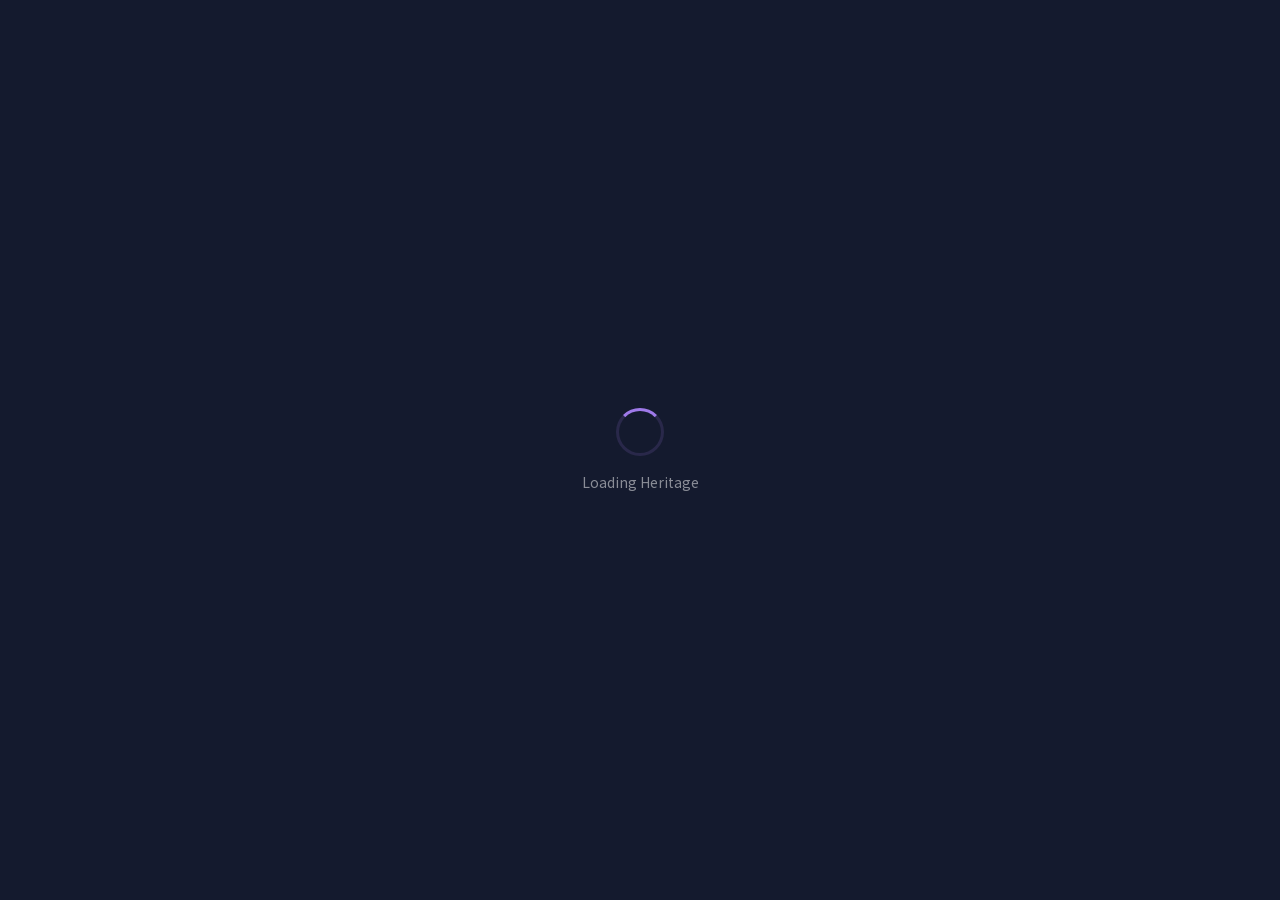
<file: heritage.html>
<!DOCTYPE html>
<html lang="zh-CN">
<head>
    <meta charset="UTF-8">
    <meta name="viewport" content="width=device-width, initial-scale=1.0">
    <title>世界遗产收集册</title>
    <link href="data/fonts/fonts_local.css" rel="stylesheet">
    <script src="https://webapi.amap.com/maps?v=2.0&key=f66cdc07203c3075a2a2ae1ea67eea8e"></script>
    <style>
        * { margin: 0; padding: 0; box-sizing: border-box; }
        body {
            font-family: 'Noto Sans SC', -apple-system, BlinkMacSystemFont, 'PingFang SC', sans-serif;
            background: #141a2e;
            color: #fff;
            overflow-x: hidden;
            min-height: 100vh;
        }

        /* ===== Loading Screen ===== */
        #loadingScreen {
            position: fixed; top: 0; left: 0; width: 100%; height: 100%;
            background: #141a2e; display: flex; flex-direction: column;
            align-items: center; justify-content: center; z-index: 9999;
            transition: opacity 0.6s, visibility 0.6s;
        }
        #loadingScreen.hidden { opacity: 0; visibility: hidden; pointer-events: none; }
        .loading-spinner {
            width: 48px; height: 48px; border-radius: 50%;
            border: 3px solid rgba(159,122,234,0.15);
            border-top-color: #9f7aea;
            animation: spin 1s linear infinite;
        }
        .loading-text { margin-top: 16px; color: rgba(255,255,255,0.5); font-size: 14px; }
        @keyframes spin { to { transform: rotate(360deg); } }

        /* ===== Nav Bar ===== */
        .nav-bar {
            position: fixed; top: 0; left: 0; right: 0; height: 56px;
            background: rgba(30, 38, 68, 0.82);
            backdrop-filter: blur(20px) saturate(1.6);
            border-bottom: 1px solid rgba(255,255,255,0.1);
            display: flex; align-items: center; justify-content: space-between;
            padding: 0 24px; z-index: 100;
            animation: slideDown 0.5s cubic-bezier(0.16, 1, 0.3, 1) both;
        }
        @keyframes slideDown { from { opacity: 0; transform: translateY(-20px); } to { opacity: 1; transform: translateY(0); } }
        .nav-back {
            color: #9f7aea; text-decoration: none; font-size: 14px; font-weight: 500;
            display: flex; align-items: center; gap: 6px;
            transition: color 0.2s;
        }
        .nav-back:hover { color: #b794f4; }
        .nav-back svg { width: 16px; height: 16px; fill: currentColor; }
        .nav-title { font-size: 16px; font-weight: 700; letter-spacing: 1px; }
        .nav-counter {
            font-size: 13px; color: #9f7aea; font-weight: 600;
            background: rgba(159,122,234,0.12); padding: 4px 12px;
            border-radius: 20px; border: 1px solid rgba(159,122,234,0.2);
        }

        /* ===== Content ===== */
        .content { padding-top: 56px; }

        /* ===== Map Section ===== */
        .map-section { width: 100%; height: 40vh; min-height: 280px; position: relative; }
        #heritageMap { width: 100%; height: 100%; }
        .map-overlay-gradient {
            position: absolute; bottom: 0; left: 0; right: 0; height: 60px;
            background: linear-gradient(transparent, #141a2e);
            pointer-events: none; z-index: 1;
        }

        /* ===== Progress Section ===== */
        .progress-section {
            padding: 32px 24px; max-width: 1100px; margin: 0 auto;
            animation: fadeUp 0.6s 0.2s cubic-bezier(0.16, 1, 0.3, 1) both;
        }
        @keyframes fadeUp { from { opacity: 0; transform: translateY(20px); } to { opacity: 1; transform: translateY(0); } }
        .progress-card {
            background: rgba(30, 38, 68, 0.78);
            backdrop-filter: blur(20px) saturate(1.6);
            border: 1px solid rgba(255,255,255,0.1);
            border-radius: 16px; padding: 28px;
            box-shadow: 0 8px 32px rgba(0,0,0,0.3), inset 0 1px 0 rgba(255,255,255,0.08);
        }
        .progress-header { display: flex; justify-content: space-between; align-items: baseline; margin-bottom: 16px; }
        .progress-title { font-size: 20px; font-weight: 700; }
        .progress-count { font-size: 28px; font-weight: 900; color: #b794f4; }
        .progress-count span { font-size: 14px; color: rgba(255,255,255,0.55); font-weight: 500; }
        .progress-bar-track {
            width: 100%; height: 8px; background: rgba(255,255,255,0.1);
            border-radius: 4px; overflow: hidden; margin-bottom: 20px;
        }
        .progress-bar-fill {
            height: 100%; border-radius: 4px; width: 0;
            background: linear-gradient(90deg, #b794f4, #7cc4f5);
            transition: width 1.2s cubic-bezier(0.16, 1, 0.3, 1);
        }
        .progress-types { display: flex; gap: 20px; flex-wrap: wrap; }
        .progress-type {
            display: flex; align-items: center; gap: 8px;
            font-size: 13px; color: rgba(255,255,255,0.7);
        }
        .progress-type-dot {
            width: 10px; height: 10px; border-radius: 50%;
        }
        .progress-type-dot.cultural { background: #ed8936; }
        .progress-type-dot.natural { background: #48bb78; }
        .progress-type-dot.mixed { background: #4299e1; }

        /* ===== Filter Tabs ===== */
        .filter-section { padding: 0 24px 16px; max-width: 1100px; margin: 0 auto; }
        .filter-group {
            margin-bottom: 10px;
            animation: fadeUp 0.6s 0.3s cubic-bezier(0.16, 1, 0.3, 1) both;
        }
        .filter-group-label {
            font-size: 11px; color: rgba(255,255,255,0.4); margin-bottom: 6px;
            font-weight: 600; letter-spacing: 1px;
        }
        .filter-tabs {
            display: flex; gap: 8px; flex-wrap: wrap;
        }
        .filter-tab {
            padding: 6px 16px; border-radius: 20px; font-size: 13px; font-weight: 500;
            background: rgba(255,255,255,0.08); border: 1px solid rgba(255,255,255,0.14);
            color: rgba(255,255,255,0.72); cursor: pointer;
            transition: all 0.2s;
        }
        .filter-tab:hover { background: rgba(255,255,255,0.14); color: rgba(255,255,255,0.95); }
        .filter-tab.active {
            background: rgba(159,122,234,0.22); border-color: rgba(159,122,234,0.5);
            color: #d6bcfa;
        }

        /* ===== Heritage List ===== */
        .list-section {
            padding: 0 24px 40px; max-width: 1100px; margin: 0 auto;
            animation: fadeUp 0.6s 0.4s cubic-bezier(0.16, 1, 0.3, 1) both;
            columns: 2; column-gap: 12px;
        }
        .list-count {
            font-size: 12px; color: rgba(255,255,255,0.5); margin-bottom: 12px;
            padding: 0 4px; column-span: all;
        }
        .pagination {
            column-span: all;
            display: flex; justify-content: center; align-items: center;
            gap: 6px; margin: 28px 0 8px; flex-wrap: wrap;
        }
        .page-btn {
            min-width: 34px; height: 34px; padding: 0 12px;
            border-radius: 9px; border: 1px solid rgba(255,255,255,0.14);
            background: rgba(255,255,255,0.08);
            color: rgba(255,255,255,0.88);
            font-size: 13px; cursor: pointer;
            transition: all 0.2s ease;
            display: inline-flex; align-items: center; justify-content: center;
            backdrop-filter: blur(8px);
        }
        .page-btn:hover:not(:disabled):not(.active) {
            background: rgba(159,122,234,0.2);
            border-color: rgba(159,122,234,0.5);
            color: #fff;
        }
        .page-btn.active {
            background: linear-gradient(135deg, rgba(159,122,234,0.55), rgba(99,179,237,0.5));
            border-color: rgba(159,122,234,0.75);
            color: #fff; cursor: default;
            box-shadow: 0 4px 14px rgba(159,122,234,0.35);
        }
        .page-btn:disabled { opacity: 0.32; cursor: not-allowed; }
        .page-ellipsis {
            color: rgba(255,255,255,0.5);
            padding: 0 2px; font-size: 13px;
            min-width: 24px; text-align: center;
        }
        .page-info {
            margin-left: 10px;
            color: rgba(255,255,255,0.55);
            font-size: 12px;
        }
        @media (max-width: 600px) {
            .page-btn { min-width: 30px; height: 30px; padding: 0 8px; font-size: 12px; }
            .page-info { width: 100%; text-align: center; margin: 8px 0 0; }
        }
        .heritage-item {
            break-inside: avoid;
            display: grid;
            grid-template-columns: 1fr;
            grid-template-rows: auto auto;
            grid-template-areas:
                "top"
                "criteria";
            align-content: end;
            gap: 8px 0;
            align-items: start;
            padding: 14px 14px 12px; border-radius: 14px;
            background: rgba(255, 255, 255, 0.11);
            backdrop-filter: blur(12px);
            border: 1px solid rgba(255,255,255,0.18);
            margin-bottom: 12px; cursor: pointer;
            transition: all 0.3s; position: relative; overflow: hidden;
        }
        .heritage-item:hover {
            transform: translateY(-2px);
            background: rgba(255, 255, 255, 0.16);
            border-color: rgba(255,255,255,0.28);
            box-shadow: 0 8px 28px rgba(0,0,0,0.2);
        }
        .heritage-item.visited {
            background: rgba(255, 255, 255, 0.13);
            border-color: rgba(159,122,234,0.4);
            box-shadow: 0 0 18px rgba(159,122,234,0.12);
        }
        .heritage-item.visited::before {
            content: ''; position: absolute; top: 0; left: 0; right: 0; height: 2px;
            background: linear-gradient(90deg, #b794f4, #7cc4f5);
        }
        .heritage-item.unvisited { opacity: 0.78; }
        .heritage-item.unvisited:hover { opacity: 1; }
        .heritage-cover {
            position: absolute; inset: 0;
            width: 100%; height: 100%;
            object-fit: cover; border-radius: 14px;
            z-index: 0;
            opacity: 0.5;
            transition: opacity 0.3s, transform 0.45s cubic-bezier(0.16,1,0.3,1);
        }
        /* Bottom gradient for text readability on small cards with cover */
        .heritage-item.has-small-cover::before {
            content: ''; position: absolute; inset: 0;
            background: linear-gradient(180deg,
                transparent 0%,
                transparent 30%,
                rgba(10,14,28,0.4) 55%,
                rgba(10,14,28,0.88) 80%,
                rgba(10,14,28,0.94) 100%);
            z-index: 1; pointer-events: none;
            border-radius: 14px;
        }
        .heritage-criteria-tags {
            grid-area: criteria;
            align-self: end;
            position: relative; z-index: 2;
            display: flex; gap: 4px; flex-wrap: wrap;
        }
        .heritage-item:hover .heritage-cover { opacity: 0.7; transform: scale(1.05); }
        .heritage-name-link {
            color: rgba(255,255,255,0.98); text-decoration: none; transition: color 0.2s;
        }
        .heritage-name-link:hover { color: #d6bcfa; }
        .heritage-dot {
            width: 12px; height: 12px; border-radius: 50%; flex-shrink: 0;
        }
        .heritage-dot.visited {
            background: #d6bcfa;
            box-shadow: 0 0 12px rgba(183,148,244,0.6);
        }
        .heritage-dot.unvisited {
            background: transparent;
            border: 1.5px dashed rgba(255,255,255,0.45);
        }
        .heritage-info { flex: 1; min-width: 0; }
        .heritage-name { font-size: 14px; font-weight: 600; margin-bottom: 6px; line-height: 1.4; }
        .heritage-meta {
            font-size: 12px; color: rgba(255,255,255,0.72);
            display: flex; gap: 8px; flex-wrap: wrap; align-items: center;
        }
        .heritage-criteria-tag {
            font-size: 10px; padding: 1px 6px; border-radius: 8px; font-weight: 600;
        }
        .heritage-criteria-tag.cultural-c { background: rgba(237,137,54,0.22); color: #f6ad55; }
        .heritage-criteria-tag.natural-c { background: rgba(72,187,120,0.22); color: #68d391; }
        .heritage-type-badge {
            font-size: 11px; padding: 1px 8px; border-radius: 10px; font-weight: 500;
        }
        .heritage-type-badge.cultural { background: rgba(237,137,54,0.28); color: #f6ad55; }
        .heritage-type-badge.natural { background: rgba(72,187,120,0.28); color: #68d391; }
        .heritage-type-badge.mixed { background: rgba(66,153,225,0.28); color: #63b3ed; }

        /* ===== Section Divider ===== */
        .section-divider {
            max-width: 900px; margin: 0 auto; padding: 40px 24px 24px;
            display: flex; align-items: center; gap: 16px;
            animation: fadeUp 0.6s 0.5s cubic-bezier(0.16, 1, 0.3, 1) both;
        }
        .section-divider-line { flex: 1; height: 1px; background: rgba(255,255,255,0.06); }
        .section-divider-title { font-size: 18px; font-weight: 700; color: rgba(255,255,255,0.9); }
        .section-divider-icon { font-size: 22px; }

        /* ===== Badge Grid ===== */
        .badges-section {
            padding: 0 24px 60px; max-width: 900px; margin: 0 auto;
            animation: fadeUp 0.6s 0.6s cubic-bezier(0.16, 1, 0.3, 1) both;
        }
        .badge-stats {
            display: flex; gap: 16px; margin-bottom: 24px; flex-wrap: wrap;
        }
        .badge-stat {
            font-size: 13px; color: rgba(255,255,255,0.4);
        }
        .badge-stat strong { color: #9f7aea; font-weight: 700; }
        .badge-grid {
            display: grid;
            grid-template-columns: repeat(auto-fill, minmax(160px, 1fr));
            gap: 12px;
        }
        .badge-card {
            background: rgba(15, 20, 40, 0.6);
            backdrop-filter: blur(12px);
            border: 1px solid rgba(255,255,255,0.06);
            border-radius: 14px; padding: 20px 16px; text-align: center;
            cursor: pointer; transition: all 0.3s;
            position: relative; overflow: hidden;
        }
        .badge-card:hover {
            transform: translateY(-2px);
            border-color: rgba(255,255,255,0.12);
            box-shadow: 0 8px 24px rgba(0,0,0,0.3);
        }
        .badge-card.unlocked {
            border-color: rgba(159,122,234,0.2);
            box-shadow: 0 0 20px rgba(159,122,234,0.08);
        }
        .badge-card.locked {
            opacity: 0.35; filter: grayscale(0.7);
        }
        .badge-card.locked:hover { opacity: 0.55; }
        .badge-icon { font-size: 36px; margin-bottom: 8px; display: block; }
        .badge-title { font-size: 13px; font-weight: 700; margin-bottom: 4px; }
        .badge-tier {
            font-size: 11px; color: #9f7aea; font-weight: 600;
            margin-bottom: 4px;
        }
        .badge-desc { font-size: 11px; color: rgba(255,255,255,0.35); line-height: 1.4; }
        .badge-progress-track {
            width: 100%; height: 3px; background: rgba(255,255,255,0.06);
            border-radius: 2px; margin-top: 12px; overflow: hidden;
        }
        .badge-progress-fill {
            height: 100%; border-radius: 2px;
            background: linear-gradient(90deg, #9f7aea, #63b3ed);
            transition: width 0.8s cubic-bezier(0.16, 1, 0.3, 1);
        }

        /* ===== Popup Overlay (Game Codex Golden/Purple) ===== */
        .popup-overlay {
            position: fixed; top: 0; left: 0; width: 100%; height: 100%;
            background: rgba(5, 8, 18, 0.78);
            backdrop-filter: blur(10px);
            display: none; align-items: center; justify-content: center;
            z-index: 200; opacity: 0;
            transition: opacity 0.3s;
        }
        .popup-overlay.show { opacity: 1; display: flex; }
        body:has(.popup-overlay.show) { overflow: hidden; }
        html:has(.popup-overlay.show) { overflow: hidden; }
        .popup-card {
            background:
                /* golden corner brackets */
                linear-gradient(var(--gold-bright), var(--gold-bright)) top    left  / 26px 2px no-repeat,
                linear-gradient(var(--gold-bright), var(--gold-bright)) top    left  / 2px 26px no-repeat,
                linear-gradient(var(--gold-bright), var(--gold-bright)) top    right / 26px 2px no-repeat,
                linear-gradient(var(--gold-bright), var(--gold-bright)) top    right / 2px 26px no-repeat,
                linear-gradient(var(--gold-bright), var(--gold-bright)) bottom left  / 26px 2px no-repeat,
                linear-gradient(var(--gold-bright), var(--gold-bright)) bottom left  / 2px 26px no-repeat,
                linear-gradient(var(--gold-bright), var(--gold-bright)) bottom right / 26px 2px no-repeat,
                linear-gradient(var(--gold-bright), var(--gold-bright)) bottom right / 2px 26px no-repeat,
                linear-gradient(135deg, rgba(212,168,90,0.06), transparent 40%),
                rgba(20, 26, 46, 0.96);
            border: 1px solid rgba(212,168,90,0.24);
            border-radius: 16px; padding: 0;
            max-width: 540px; width: 92%;
            box-shadow:
                0 24px 64px rgba(0,0,0,0.55),
                0 0 32px rgba(212,168,90,0.12),
                inset 0 1px 0 rgba(255,255,255,0.06);
            transform: translateY(30px) scale(0.92);
            transition: transform 0.45s cubic-bezier(0.16, 1, 0.3, 1);
            max-height: 95vh; overflow-y: auto; overflow-x: hidden;
        }
        .popup-overlay.show .popup-card { transform: translateY(0) scale(1); }
        .popup-close {
            position: absolute; top: 12px; right: 12px;
            width: 32px; height: 32px; border-radius: 50%;
            background: rgba(13,23,38,0.72); border: 1px solid rgba(212,168,90,0.35);
            backdrop-filter: blur(8px);
            color: var(--gold-bright); cursor: pointer;
            font-size: 18px; display: flex; align-items: center; justify-content: center;
            transition: all 0.2s; z-index: 10;
            box-shadow: 0 0 10px rgba(212,168,90,0.25);
        }
        .popup-close:hover {
            background: rgba(212,168,90,0.18); color: #fff;
            box-shadow: 0 0 14px rgba(212,168,90,0.45);
        }
        /* Hero cover image */
        .popup-cover-wrap {
            position: relative; width: 100%; aspect-ratio: 16/9;
            overflow: hidden;
            background:
                linear-gradient(135deg, rgba(212,168,90,0.12), rgba(183,148,244,0.10));
            border-bottom: 1px solid rgba(212,168,90,0.24);
        }
        .popup-cover {
            width: 100%; height: 100%; object-fit: cover; display: block;
            transition: transform 0.8s cubic-bezier(0.16, 1, 0.3, 1);
        }
        .popup-card:hover .popup-cover { transform: scale(1.05); }
        .popup-cover-fade {
            position: absolute; inset: 0; pointer-events: none;
            background: linear-gradient(180deg,
                transparent 0%,
                transparent 45%,
                rgba(20,26,46,0.60) 80%,
                rgba(20,26,46,0.96) 100%);
        }
        .popup-cover-fallback {
            position: absolute; inset: 0;
            display: flex; align-items: center; justify-content: center;
            font-size: 72px;
            color: var(--gold-soft);
        }
        .popup-header {
            text-align: center; margin-bottom: 12px; position: relative;
            padding: 24px 28px 0;
        }
        .popup-card:has(.popup-cover-wrap) .popup-header {
            padding-top: 0; margin-top: -56px; z-index: 2;
        }
        .popup-emoji { font-size: 48px; margin-bottom: 8px; display: block; }
        .popup-name {
            font-family: 'Cinzel', 'Noto Serif SC', serif;
            font-size: 23px; font-weight: 700; margin-bottom: 4px;
            letter-spacing: 1px;
            text-shadow: 0 0 14px rgba(212,168,90,0.35);
        }
        .popup-name a { color: inherit; }
        .popup-name-en {
            font-family: 'Cinzel', serif;
            font-size: 12px; color: var(--gold-soft); margin-bottom: 8px;
            letter-spacing: 1px;
        }
        .popup-badges {
            display: flex; gap: 8px; justify-content: center; flex-wrap: wrap;
            margin-bottom: 8px;
        }
        .popup-badge {
            font-family: 'Cinzel', serif;
            font-size: 10px; padding: 3px 10px; border-radius: 4px; font-weight: 600;
            letter-spacing: 1px; text-transform: uppercase;
            background: transparent !important;
            border: 1px solid currentColor;
        }
        .popup-status-badge {
            font-family: 'Cinzel', serif;
            font-size: 11px; font-weight: 700; padding: 4px 16px; border-radius: 0;
            letter-spacing: 2px; text-transform: uppercase;
            clip-path: polygon(8px 0, 100% 0, calc(100% - 8px) 100%, 0 100%);
        }
        .popup-status-badge.visited {
            background: linear-gradient(135deg, rgba(212,168,90,0.22), rgba(183,148,244,0.22));
            color: var(--gold-bright);
            border: 1px solid var(--gold);
            box-shadow: 0 0 12px rgba(212,168,90,0.25);
            text-shadow: 0 0 6px rgba(246,201,119,0.4);
        }
        .popup-status-badge.unvisited {
            background: rgba(255,255,255,0.04); color: rgba(255,255,255,0.5);
            border: 1px solid rgba(255,255,255,0.12);
        }
        .popup-body { margin-top: 12px; padding: 0 28px 24px; }
        .popup-desc {
            font-size: 13px; color: rgba(220,232,248,0.72); line-height: 1.75;
            margin-bottom: 12px;
        }
        .popup-matched {
            background: rgba(212,168,90,0.08); border: 1px solid rgba(212,168,90,0.18);
            border-radius: 12px; padding: 10px 12px; margin-top: 8px;
        }
        .popup-matched-label {
            font-family: 'Cinzel', serif;
            font-size: 10px; color: var(--gold); font-weight: 700; margin-bottom: 6px;
            letter-spacing: 2px; text-transform: uppercase;
            display: flex; align-items: center; gap: 4px;
        }
        .popup-matched-title { font-size: 13px; font-weight: 600; margin-bottom: 4px; }
        .popup-matched-text { font-size: 12px; color: rgba(220,232,248,0.55); line-height: 1.5; }
        .popup-minimap {
            width: 100%; height: 100px; border-radius: 10px; margin-top: 10px; overflow: hidden;
            border: 1px solid rgba(212,168,90,0.18);
        }

        /* Badge popup */
        .badge-popup-icon { font-size: 56px; display: block; margin-bottom: 12px; }
        .badge-popup-title { font-size: 22px; font-weight: 900; margin-bottom: 4px; }
        .badge-popup-tier { font-size: 13px; color: #9f7aea; font-weight: 600; margin-bottom: 8px; }
        .badge-popup-desc { font-size: 14px; color: rgba(255,255,255,0.5); margin-bottom: 16px; line-height: 1.6; }
        .badge-popup-progress {
            background: rgba(255,255,255,0.04); border-radius: 12px; padding: 16px;
        }
        .badge-popup-progress-label {
            font-size: 12px; color: rgba(255,255,255,0.4); margin-bottom: 8px;
            display: flex; justify-content: space-between;
        }
        .badge-popup-progress-track {
            width: 100%; height: 6px; background: rgba(255,255,255,0.06);
            border-radius: 3px; overflow: hidden;
        }
        .badge-popup-progress-fill {
            height: 100%; border-radius: 3px;
            background: linear-gradient(90deg, #9f7aea, #63b3ed);
        }
        .badge-popup-locked-hint {
            font-size: 12px; color: rgba(255,255,255,0.3); margin-top: 12px; text-align: center;
        }

        /* ===== Scrollbar ===== */
        ::-webkit-scrollbar { width: 4px; }
        ::-webkit-scrollbar-track { background: transparent; }
        ::-webkit-scrollbar-thumb { background: rgba(255,255,255,0.1); border-radius: 2px; }

        /* ===== Responsive ===== */
        @media (min-width: 700px) {
            .list-section { columns: 3; }
        }
        @media (max-width: 600px) {
            .map-section { height: 30vh; min-height: 200px; }
            .progress-section, .filter-section, .list-section, .badges-section, .section-divider { padding-left: 16px; padding-right: 16px; }
            .list-section { columns: 1; }
            .badge-grid { grid-template-columns: repeat(2, 1fr); }
            .nav-title { font-size: 14px; }
            .popup-card { padding: 0; }
            .popup-header { padding: 20px 20px 0; margin-bottom: 14px; }
            .popup-card:has(.popup-cover-wrap) .popup-header { padding-top: 0; margin-top: -48px; }
            .popup-body { padding: 0 20px 20px; }
        }

        /* ===== Marker Pulse ===== */
        @keyframes marker-pulse {
            0% { transform: scale(1); opacity: 0.6; }
            70% { transform: scale(2.2); opacity: 0; }
            100% { transform: scale(2.2); opacity: 0; }
        }

        /* ===== Game Codex UI Layer (Genshin/AC Codex inspired) ===== */
        :root {
            --gold: #d4a85a;
            --gold-bright: #f6c977;
            --gold-soft: rgba(212,168,90,0.55);
            --gold-faint: rgba(212,168,90,0.18);
            --purple-glow: rgba(183,148,244,0.55);
        }

        /* Layered background: deep base + radial vignette + subtle grid */
        body {
            background:
                radial-gradient(ellipse 80% 50% at 50% 0%, rgba(99,113,189,0.18), transparent 60%),
                radial-gradient(ellipse 60% 40% at 80% 100%, rgba(183,148,244,0.10), transparent 60%),
                #141a2e;
            background-attachment: fixed;
        }
        body::before {
            content: ''; position: fixed; inset: 0; pointer-events: none; z-index: 0;
            background-image:
                linear-gradient(rgba(255,255,255,0.025) 1px, transparent 1px),
                linear-gradient(90deg, rgba(255,255,255,0.025) 1px, transparent 1px);
            background-size: 48px 48px;
            mask-image: radial-gradient(ellipse 70% 70% at 50% 50%, #000 30%, transparent 90%);
            -webkit-mask-image: radial-gradient(ellipse 70% 70% at 50% 50%, #000 30%, transparent 90%);
        }
        .content { position: relative; z-index: 1; }

        /* Nav counter → game badge with cut corners */
        .nav-counter {
            background: linear-gradient(135deg, rgba(212,168,90,0.18), rgba(159,122,234,0.18));
            border: 1px solid var(--gold-soft);
            color: var(--gold-bright);
            font-family: 'Cinzel', 'Noto Serif SC', serif;
            letter-spacing: 1.5px;
            font-weight: 700;
            padding: 5px 14px;
            border-radius: 0;
            clip-path: polygon(8px 0, 100% 0, calc(100% - 8px) 100%, 0 100%);
            box-shadow: 0 0 14px rgba(212,168,90,0.25), inset 0 1px 0 rgba(255,255,255,0.12);
            text-shadow: 0 0 8px rgba(246,201,119,0.5);
        }

        /* Progress card → game data panel with corner brackets */
        .progress-card {
            position: relative;
            background:
                linear-gradient(135deg, rgba(212,168,90,0.04), transparent 40%),
                rgba(30, 38, 68, 0.85);
            border: 1px solid var(--gold-faint);
            box-shadow:
                0 8px 32px rgba(0,0,0,0.4),
                0 0 24px rgba(212,168,90,0.06),
                inset 0 1px 0 rgba(255,255,255,0.08);
        }
        .progress-card::before,
        .progress-card::after {
            content: ''; position: absolute; width: 22px; height: 22px;
            border: 1.5px solid var(--gold); pointer-events: none;
        }
        .progress-card::before { top: -1px; left: -1px; border-right: 0; border-bottom: 0; }
        .progress-card::after { bottom: -1px; right: -1px; border-left: 0; border-top: 0; }
        .progress-title {
            font-family: 'Cinzel', 'Noto Serif SC', serif;
            letter-spacing: 2px;
        }
        .progress-count {
            color: var(--gold-bright);
            font-family: 'Cinzel', serif;
            text-shadow: 0 0 16px rgba(246,201,119,0.4);
            font-variant-numeric: tabular-nums;
        }
        .progress-count span { color: rgba(255,255,255,0.45); }
        .progress-bar-track {
            background: rgba(0,0,0,0.4);
            border: 1px solid var(--gold-faint);
            height: 10px;
            position: relative;
            overflow: visible;
        }
        .progress-bar-fill {
            background: linear-gradient(90deg, var(--gold), #b794f4 60%, #7cc4f5);
            box-shadow: 0 0 12px rgba(212,168,90,0.5), inset 0 1px 0 rgba(255,255,255,0.35);
            position: relative;
        }
        .progress-bar-fill::after {
            content: ''; position: absolute; right: -2px; top: -3px; bottom: -3px; width: 3px;
            background: var(--gold-bright); box-shadow: 0 0 8px var(--gold-bright);
            border-radius: 1px;
        }

        /* Filter group label → small caps codex label */
        .filter-group-label {
            font-family: 'Cinzel', serif;
            color: var(--gold-soft);
            letter-spacing: 3px;
            text-transform: uppercase;
            position: relative;
            padding-left: 14px;
        }
        .filter-group-label::before {
            content: '◆'; position: absolute; left: 0; top: 50%;
            transform: translateY(-50%); color: var(--gold); font-size: 7px;
        }

        /* Filter tabs → game-style with cut corner on hover/active */
        .filter-tab { transition: all 0.25s ease; position: relative; }
        .filter-tab.active {
            background: linear-gradient(135deg, rgba(212,168,90,0.22), rgba(159,122,234,0.28));
            border-color: var(--gold);
            color: var(--gold-bright);
            box-shadow: 0 0 12px rgba(212,168,90,0.3), inset 0 0 8px rgba(212,168,90,0.12);
            text-shadow: 0 0 6px rgba(246,201,119,0.4);
        }
        .filter-tab.active::after {
            content: ''; position: absolute; left: 14px; right: 14px; bottom: -3px; height: 2px;
            background: linear-gradient(90deg, transparent, var(--gold-bright), transparent);
            box-shadow: 0 0 6px var(--gold-bright);
        }

        /* List count → codex tally */
        .list-count {
            font-family: 'Cinzel', serif;
            letter-spacing: 2px;
            text-transform: uppercase;
            color: rgba(212,168,90,0.7);
        }

        /* === Genshin codex layout: 3-col grid, visited featured 2x === */
        .list-section {
            columns: unset !important;
            display: grid;
            grid-template-columns: repeat(3, 1fr);
            grid-auto-flow: dense;
            grid-auto-rows: 110px;
            gap: 14px;
        }
        .list-count { grid-column: 1 / -1; }
        .pagination { grid-column: 1 / -1; }
        @media (max-width: 1080px) {
            .list-section { grid-template-columns: repeat(2, 1fr); }
        }
        @media (max-width: 760px) {
            .list-section { grid-template-columns: repeat(2, 1fr); grid-auto-rows: 106px; }
        }
        @media (max-width: 520px) {
            .list-section { grid-template-columns: 1fr; }
        }
        /* Visited + 有 hero = featured big card: span 2 cols × 4 rows */
        .heritage-item.visited.has-cover {
            grid-column: span 2 !important;
            grid-row: span 4 !important;
        }
        @media (max-width: 520px) {
            .heritage-item.visited.has-cover { grid-column: span 1 !important; grid-row: span 4 !important; }
        }
        .heritage-item { margin-bottom: 0 !important; }

        /* Heritage item → collectible card with gold corner brackets baked in */
        .heritage-item {
            position: relative;
            background:
                /* 4 corner brackets via 8 stacked layered linear-gradients */
                linear-gradient(var(--gold-soft), var(--gold-soft)) top    left  / 16px 2px no-repeat,
                linear-gradient(var(--gold-soft), var(--gold-soft)) top    left  / 2px 16px no-repeat,
                linear-gradient(var(--gold-soft), var(--gold-soft)) top    right / 16px 2px no-repeat,
                linear-gradient(var(--gold-soft), var(--gold-soft)) top    right / 2px 16px no-repeat,
                linear-gradient(var(--gold-soft), var(--gold-soft)) bottom left  / 16px 2px no-repeat,
                linear-gradient(var(--gold-soft), var(--gold-soft)) bottom left  / 2px 16px no-repeat,
                linear-gradient(var(--gold-soft), var(--gold-soft)) bottom right / 16px 2px no-repeat,
                linear-gradient(var(--gold-soft), var(--gold-soft)) bottom right / 2px 16px no-repeat,
                linear-gradient(135deg, rgba(212,168,90,0.05), transparent 55%),
                rgba(255,255,255,0.07);
            border: 1px solid rgba(212,168,90,0.16);
            border-radius: 12px;
            transition: all 0.35s cubic-bezier(0.16, 1, 0.3, 1);
            box-shadow:
                inset 0 1px 0 rgba(255,255,255,0.06),
                inset 0 -1px 0 rgba(0,0,0,0.25);
            overflow: hidden;
        }
        .heritage-item:hover {
            background:
                linear-gradient(var(--gold-bright), var(--gold-bright)) top    left  / 18px 2px no-repeat,
                linear-gradient(var(--gold-bright), var(--gold-bright)) top    left  / 2px 18px no-repeat,
                linear-gradient(var(--gold-bright), var(--gold-bright)) top    right / 18px 2px no-repeat,
                linear-gradient(var(--gold-bright), var(--gold-bright)) top    right / 2px 18px no-repeat,
                linear-gradient(var(--gold-bright), var(--gold-bright)) bottom left  / 18px 2px no-repeat,
                linear-gradient(var(--gold-bright), var(--gold-bright)) bottom left  / 2px 18px no-repeat,
                linear-gradient(var(--gold-bright), var(--gold-bright)) bottom right / 18px 2px no-repeat,
                linear-gradient(var(--gold-bright), var(--gold-bright)) bottom right / 2px 18px no-repeat,
                linear-gradient(135deg, rgba(212,168,90,0.10), transparent 50%),
                rgba(255,255,255,0.13);
            border-color: var(--gold-soft);
            box-shadow:
                0 12px 30px rgba(0,0,0,0.5),
                0 0 28px rgba(212,168,90,0.22),
                inset 0 1px 0 rgba(255,255,255,0.1),
                inset 0 -1px 0 rgba(0,0,0,0.25);
            transform: translateY(-3px);
        }
        /* Scan line sweep on hover */
        .heritage-item::after {
            content: ''; position: absolute; top: 0; left: -110%; width: 65%; height: 100%;
            background: linear-gradient(90deg, transparent, rgba(246,201,119,0.18), transparent);
            transition: left 0.75s ease; pointer-events: none; z-index: 3;
        }
        .heritage-item:hover::after { left: 140%; }

        /* Visited card → "collected" gold rune frame with brighter bracket corners */
        .heritage-item.visited {
            background:
                /* brighter gold corner brackets */
                linear-gradient(var(--gold-bright), var(--gold-bright)) top    left  / 22px 2.5px no-repeat,
                linear-gradient(var(--gold-bright), var(--gold-bright)) top    left  / 2.5px 22px no-repeat,
                linear-gradient(var(--gold-bright), var(--gold-bright)) top    right / 22px 2.5px no-repeat,
                linear-gradient(var(--gold-bright), var(--gold-bright)) top    right / 2.5px 22px no-repeat,
                linear-gradient(var(--gold-bright), var(--gold-bright)) bottom left  / 22px 2.5px no-repeat,
                linear-gradient(var(--gold-bright), var(--gold-bright)) bottom left  / 2.5px 22px no-repeat,
                linear-gradient(var(--gold-bright), var(--gold-bright)) bottom right / 22px 2.5px no-repeat,
                linear-gradient(var(--gold-bright), var(--gold-bright)) bottom right / 2.5px 22px no-repeat,
                linear-gradient(135deg, rgba(212,168,90,0.12), transparent 40%),
                rgba(255,255,255,0.12);
            border-color: rgba(212,168,90,0.6);
            box-shadow:
                0 0 28px rgba(212,168,90,0.28),
                inset 0 0 24px rgba(212,168,90,0.08),
                inset 0 1px 0 rgba(255,255,255,0.12);
        }
        /* Top rune line — thicker, brighter, animated shimmer */
        .heritage-item.visited::before {
            content: ''; position: absolute;
            top: 0; left: 14px; right: 14px; height: 3px;
            background: linear-gradient(90deg,
                transparent 0%,
                var(--gold-bright) 25%,
                var(--purple-glow) 50%,
                var(--gold-bright) 75%,
                transparent 100%);
            background-size: 200% 100%;
            box-shadow:
                0 0 14px var(--gold-bright),
                0 0 6px var(--gold-bright);
            animation: rune-shimmer 3.6s linear infinite;
            z-index: 4;
            border-radius: 0 0 4px 4px;
        }
        @keyframes rune-shimmer {
            0%   { background-position: 100% 0; }
            100% { background-position: -100% 0; }
        }
        /* Star badge bottom-right on collected cards */
        .heritage-item-top { position: relative; }
        .star-badge {
            position: absolute; bottom: 10px; right: 10px;
            width: 26px; height: 26px;
            display: flex; align-items: center; justify-content: center;
            background: linear-gradient(135deg, var(--gold-bright), var(--gold));
            color: #2a1a08; font-size: 14px; font-weight: 900;
            border-radius: 50%;
            box-shadow:
                0 0 14px rgba(246,201,119,0.8),
                0 0 4px rgba(246,201,119,0.6),
                inset 0 1px 0 rgba(255,255,255,0.6);
            z-index: 5;
        }

        .heritage-cover {
            box-shadow:
                inset 0 0 0 1px rgba(0,0,0,0.4),
                inset 0 -30px 40px -20px rgba(20,26,46,0.65);
            transition: opacity 0.3s, transform 0.45s cubic-bezier(0.16,1,0.3,1);
        }
        /* Featured big card: cover image as full background, text bottom-left */
        .heritage-item.visited.has-cover {
            grid-template-columns: 1fr;
            grid-template-rows: auto auto;
            grid-template-areas:
                "top"
                "criteria";
            align-content: end;
            gap: 10px 0;
            padding: 20px;
            background:
                linear-gradient(var(--gold-bright), var(--gold-bright)) top    left  / 22px 2.5px no-repeat,
                linear-gradient(var(--gold-bright), var(--gold-bright)) top    left  / 2.5px 22px no-repeat,
                linear-gradient(var(--gold-bright), var(--gold-bright)) top    right / 22px 2.5px no-repeat,
                linear-gradient(var(--gold-bright), var(--gold-bright)) top    right / 2.5px 22px no-repeat,
                linear-gradient(var(--gold-bright), var(--gold-bright)) bottom left  / 22px 2.5px no-repeat,
                linear-gradient(var(--gold-bright), var(--gold-bright)) bottom left  / 2.5px 22px no-repeat,
                linear-gradient(var(--gold-bright), var(--gold-bright)) bottom right / 22px 2.5px no-repeat,
                linear-gradient(var(--gold-bright), var(--gold-bright)) bottom right / 2.5px 22px no-repeat,
                linear-gradient(135deg, rgba(212,168,90,0.12), transparent 40%),
                rgba(10,14,28,0.96) !important;
            border-color: rgba(212,168,90,0.6) !important;
        }
        .heritage-item.visited.has-cover .heritage-cover {
            position: absolute; inset: 0;
            width: 100%; height: 100%;
            object-fit: cover; border-radius: 12px;
            z-index: 0;
            opacity: 0.7;
            transition: opacity 0.45s ease, transform 0.6s cubic-bezier(0.16,1,0.3,1);
        }
        .heritage-item-top { position: relative; z-index: 2; }
        .heritage-criteria-tags { position: relative; z-index: 2; }
        .heritage-item:hover .heritage-cover {
            transform: scale(1.03);
            opacity: 0.85;
        }

        /* ===== Featured big-card: image-background hover ===== */
        .heritage-item.visited.has-cover {
            transform: scale(1);
            transition:
                transform 0.55s cubic-bezier(0.16, 1, 0.3, 1),
                box-shadow 0.55s cubic-bezier(0.16, 1, 0.3, 1),
                border-color 0.35s ease;
        }
        .heritage-item.visited.has-cover:hover {
            transform: scale(1.02) translateY(-4px);
            box-shadow:
                0 22px 50px rgba(0,0,0,0.55),
                0 0 36px rgba(212,168,90,0.32),
                inset 0 1px 0 rgba(255,255,255,0.12);
        }
        .heritage-item.visited.has-cover:hover .heritage-cover {
            transform: scale(1.08);
            opacity: 0.9;
        }
        /* Bottom-left gradient overlay for text readability */
        .heritage-item.visited.has-cover::before {
            content: ''; position: absolute; inset: 0;
            background:
                linear-gradient(180deg,
                    transparent 0%,
                    transparent 30%,
                    rgba(10,14,28,0.5) 55%,
                    rgba(10,14,28,0.92) 80%,
                    rgba(10,14,28,0.96) 100%),
                linear-gradient(90deg,
                    rgba(10,14,28,0.85) 0%,
                    rgba(10,14,28,0.4) 40%,
                    transparent 70%);
            z-index: 1; pointer-events: none;
            border-radius: 12px;
        }
        /* Cinematic lens-vignette sweep on hover */
        .heritage-item.visited.has-cover::after {
            content: ''; position: absolute; inset: 0; pointer-events: none; z-index: 3;
            background: radial-gradient(circle at 50% 50%, transparent 55%, rgba(212,168,90,0.14) 100%);
            opacity: 0; transition: opacity 0.6s ease;
            border-radius: 12px;
        }
        .heritage-item.visited.has-cover:hover::after { opacity: 1; }
        /* Text elements over background image */
        .heritage-item.visited.has-cover .heritage-info {
            transition: transform 0.45s cubic-bezier(0.16, 1, 0.3, 1), text-shadow 0.35s ease;
        }
        .heritage-item.visited.has-cover .heritage-name {
            font-size: 16px; font-weight: 700;
        }
        .heritage-item.visited.has-cover .heritage-name a {
            text-shadow: 0 2px 10px rgba(0,0,0,0.5);
            transition: color 0.35s ease, text-shadow 0.35s ease;
        }
        .heritage-item.visited.has-cover .heritage-meta {
            text-shadow: 0 1px 6px rgba(0,0,0,0.4);
        }
        .heritage-item.visited.has-cover:hover .heritage-info {
            transform: translateY(-4px);
        }
        .heritage-item.visited.has-cover:hover .heritage-name a {
            color: var(--gold-bright);
            text-shadow: 0 0 14px rgba(246,201,119,0.6), 0 2px 10px rgba(0,0,0,0.5);
        }

        /* Type badges → engraved plates */
        .heritage-type-badge {
            font-family: 'Cinzel', serif;
            letter-spacing: 1.5px;
            text-transform: uppercase;
            font-size: 10px;
            padding: 2px 10px;
            border: 1px solid currentColor;
            background: transparent !important;
        }
        .heritage-type-badge.cultural { color: #f6ad55; box-shadow: 0 0 8px rgba(246,173,85,0.2), inset 0 0 8px rgba(246,173,85,0.08); }
        .heritage-type-badge.natural  { color: #68d391; box-shadow: 0 0 8px rgba(104,211,145,0.2), inset 0 0 8px rgba(104,211,145,0.08); }
        .heritage-type-badge.mixed    { color: #63b3ed; box-shadow: 0 0 8px rgba(99,179,237,0.2), inset 0 0 8px rgba(99,179,237,0.08); }

        /* Criteria tags → ancient roman codex chips */
        .heritage-criteria-tag {
            font-family: 'Cinzel', serif;
            letter-spacing: 1px;
            padding: 1px 7px;
        }

        /* Pagination → game-codex pager */
        .page-btn {
            border-color: rgba(212,168,90,0.2);
            background: rgba(30,38,68,0.6);
        }
        .page-btn:hover:not(:disabled):not(.active) {
            background: rgba(212,168,90,0.12);
            border-color: var(--gold-soft);
            color: var(--gold-bright);
            box-shadow: 0 0 10px rgba(212,168,90,0.2);
        }
        .page-btn.active {
            background: linear-gradient(135deg, rgba(212,168,90,0.35), rgba(159,122,234,0.4));
            border-color: var(--gold);
            color: #fff;
            box-shadow: 0 0 14px rgba(212,168,90,0.4), inset 0 1px 0 rgba(255,255,255,0.2);
            text-shadow: 0 0 6px rgba(246,201,119,0.6);
        }
        .page-info {
            font-family: 'Cinzel', serif;
            letter-spacing: 1.5px;
            color: rgba(212,168,90,0.55);
        }

        /* Nav title — engraved serif */
        .nav-title {
            font-family: 'Cinzel', 'Noto Serif SC', serif;
            letter-spacing: 4px;
            font-weight: 600;
            text-shadow: 0 0 18px rgba(212,168,90,0.3);
        }
        .nav-bar {
            border-bottom: 1px solid rgba(212,168,90,0.18);
            position: relative;
        }
        .nav-bar::after {
            content: ''; position: absolute; left: 0; right: 0; bottom: -1px; height: 1px;
            background: linear-gradient(90deg, transparent, var(--gold-soft), transparent);
        }

        /* ===== Mobile ===== */
        @media (max-width: 600px) {
            body { background-attachment: scroll; }

            /* Nav */
            .nav-bar { height: 48px; padding: 0 14px; }
            .nav-back { font-size: 13px; }
            .nav-title { font-size: 13px; letter-spacing: 2px; }
            .nav-counter { font-size: 12px; padding: 3px 10px; }

            /* Map */
            .map-section { height: 28vh; min-height: 180px; }

            /* Progress */
            .progress-section { padding: 20px 14px; }
            .progress-card { padding: 18px 16px; border-radius: 14px; }
            .progress-title { font-size: 17px; }
            .progress-count { font-size: 24px; }
            .progress-types { gap: 12px; }
            .progress-type { font-size: 12px; }

            /* Filters */
            .filter-section { padding: 0 14px 12px; }
            .filter-group { margin-bottom: 8px; }
            .filter-group-label { font-size: 10px; }
            .filter-tabs { gap: 6px; }
            .filter-tab {
                padding: 7px 14px;
                font-size: 12px;
                border-radius: 18px;
                min-height: 36px;
            }

            /* List grid */
            .list-section {
                padding: 0 14px 32px;
                gap: 10px;
                grid-template-columns: repeat(2, 1fr);
                grid-auto-rows: 100px;
            }

            /* Cards */
            .heritage-item {
                padding: 10px 12px 8px;
                border-radius: 12px;
            }
            .heritage-name { font-size: 13px; }
            .heritage-meta { font-size: 11px; gap: 6px; }
            .heritage-type-badge { font-size: 9px; padding: 1px 6px; }
            .heritage-criteria-tag { font-size: 9px; }
            .heritage-dot { width: 10px; height: 10px; }
            .heritage-item-top { gap: 8px; }
            .star-badge { width: 22px; height: 22px; font-size: 12px; bottom: 6px; right: 6px; }

            /* Featured big card */
            .heritage-item.visited.has-cover {
                grid-column: span 2 !important;
                grid-row: span 3 !important;
                padding: 14px 16px;
            }
            .heritage-item.visited.has-cover .heritage-name { font-size: 15px; }

            /* Popup */
            .popup-card { max-width: 94vw; border-radius: 14px; }
            .popup-header { padding: 16px 18px 0; }
            .popup-name { font-size: 19px; }
            .popup-body { padding: 0 18px 18px; }
            .popup-cover-wrap { aspect-ratio: 16/8; }
            .popup-close { width: 36px; height: 36px; font-size: 17px; top: 10px; right: 10px; }
            .popup-badge { font-size: 9px; padding: 2px 8px; }
            .popup-desc { font-size: 12px; }
            .popup-minimap { height: 90px; }
        }

        @media (max-width: 400px) {
            .list-section {
                grid-template-columns: 1fr;
                grid-auto-rows: 110px;
            }
            .heritage-item.visited.has-cover {
                grid-column: span 1 !important;
                grid-row: span 3 !important;
            }
            .progress-types { font-size: 11px; gap: 8px; }
        }
    </style>
</head>
<body>
    <div id="loadingScreen">
        <div class="loading-spinner"></div>
        <div class="loading-text">Loading Heritage</div>
    </div>

    <nav class="nav-bar">
        <a href="index.html" class="nav-back">
            <svg viewBox="0 0 24 24"><path d="M20 11H7.83l5.59-5.59L12 4l-8 8 8 8 1.41-1.41L7.83 13H20v-2z"/></svg>
            返回地图
        </a>
        <div class="nav-title">世界遗产收集册</div>
        <div class="nav-counter" id="navCounter">-/-</div>
    </nav>

    <div class="content">
        <div class="map-section">
            <div id="heritageMap"></div>
            <div class="map-overlay-gradient"></div>
        </div>

        <section class="progress-section">
            <div class="progress-card">
                <div class="progress-header">
                    <div class="progress-title">🏛️ 收集进度</div>
                    <div class="progress-count" id="progressCount">0 <span>/ 59</span></div>
                </div>
                <div class="progress-bar-track">
                    <div class="progress-bar-fill" id="progressBar"></div>
                </div>
                <div class="progress-types" id="progressTypes"></div>
            </div>
        </section>

        <section class="filter-section">
            <div class="filter-group">
                <div class="filter-group-label">类型</div>
                <div class="filter-tabs" id="filterType"></div>
            </div>
            <div class="filter-group">
                <div class="filter-group-label">入选标准</div>
                <div class="filter-tabs" id="filterCriteria"></div>
            </div>
            <div class="filter-group">
                <div class="filter-group-label">地区</div>
                <div class="filter-tabs" id="filterRegion"></div>
            </div>
        </section>

        <section class="list-section" id="heritageList"></section>
    </div>

    <!-- Heritage Detail Popup -->
    <div class="popup-overlay" id="heritagePopup">
        <div class="popup-card" style="position:relative;">
            <button class="popup-close" id="heritagePopupClose">&times;</button>
            <div id="heritagePopupCover"></div>
            <div class="popup-header" id="heritagePopupHeader"></div>
            <div class="popup-body" id="heritagePopupBody"></div>
        </div>
    </div>

    <script>
    (function() {
        var heritageMap = null;
        var heritagePopupMap = null;
        var travelData = [];
        var heritageData = { china: [], overseas: [] };
        var badgeDefs = [];
        var matchedResults = [];
        var computedBadges = [];
        var activeFilter = 'all';
        var activeTypeFilter = 'all';
        var activeRegionFilter = 'all';
        var activeCriteriaFilter = 'all';
        var currentPage = 1;
        var pageSize = 24;
        var currentFiltered = [];
        var listClickBound = false;

        var typeLabels = { cultural: '文化遗产', natural: '自然遗产', mixed: '双重遗产' };
        var typeColors = {
            cultural: { bg: 'rgba(237,137,54,0.15)', color: '#ed8936' },
            natural: { bg: 'rgba(72,187,120,0.15)', color: '#48bb78' },
            mixed: { bg: 'rgba(66,153,225,0.15)', color: '#4299e1' }
        };

        load();

        function load() {
            Promise.all([
                fetch('data/travel.json').then(function(r) { return r.json(); }),
                fetch('data/heritage_global.json').then(function(r) { return r.json(); }),
                fetch('data/badges.json').then(function(r) { return r.json(); })
            ]).then(function(results) {
                travelData = results[0];
                heritageData = results[1];
                badgeDefs = results[2];
                init();
            });
        }

        function init() {
            var allVisitedSpots = [];
            travelData.forEach(function(entry) {
                if (!entry.visited) return;
                entry.spots.forEach(function(spot) {
                    allVisitedSpots.push({
                        city: entry.city, title: spot.title, content: spot.content,
                        location: spot.location, lat: spot.lat, lng: spot.lng,
                        category: spot.category, tags: spot.tags || []
                    });
                });
            });

            matchedResults = matchHeritage(heritageData, allVisitedSpots);
            computedBadges = computeBadges(badgeDefs, allVisitedSpots, matchedResults);

            var totalVisited = matchedResults.filter(function(h) { return h.visited; }).length;
            document.getElementById('navCounter').textContent = totalVisited + '/' + matchedResults.length;

            renderProgress(matchedResults);
            renderMap(matchedResults);
            renderFilters();
            renderList(matchedResults);

            document.getElementById('loadingScreen').classList.add('hidden');
        }

        function matchHeritage(heritageSites, visitedSpots) {
            var heritageSpots = visitedSpots.filter(function(s) {
                return s.category === '世界遗产';
            });
            return heritageSites.map(function(site) {
                var matched = null;
                for (var i = 0; i < heritageSpots.length; i++) {
                    var spot = heritageSpots[i];
                    var text = (spot.title || '') + '|' + (spot.location || '') + '|' + (spot.city || '');
                    for (var j = 0; j < site.matchKeys.length; j++) {
                        if (text.indexOf(site.matchKeys[j]) !== -1) {
                            matched = spot;
                            break;
                        }
                    }
                    if (matched) break;
                }
                var result = {};
                for (var k in site) { result[k] = site[k]; }
                result.visited = !!matched;
                result.matchedSpot = matched;
                return result;
            });
        }

        function computeBadges(defs, visitedSpots, heritageResults) {
            return defs.map(function(badge) {
                var cond = badge.condition;
                var current = evaluateCondition(cond, visitedSpots, heritageResults);
                var unlocked = current >= cond.threshold;
                var currentTier = 0;
                var maxThreshold = cond.threshold;
                if (badge.tiers) {
                    badge.tiers.forEach(function(tier) {
                        if (current >= tier.threshold) currentTier = tier.level;
                        if (tier.threshold > maxThreshold) maxThreshold = tier.threshold;
                    });
                }
                var result = {};
                for (var k in badge) { result[k] = badge[k]; }
                result.current = current;
                result.unlocked = unlocked;
                result.currentTier = currentTier;
                result.maxThreshold = maxThreshold;
                return result;
            });
        }

        function evaluateCondition(cond, visitedSpots, heritageResults) {
            switch (cond.type) {
                case 'tag_count':
                    return visitedSpots.filter(function(s) {
                        return s.tags && s.tags.indexOf(cond.tag) !== -1;
                    }).length;
                case 'category_count':
                    return visitedSpots.filter(function(s) {
                        return s.category === cond.category;
                    }).length;
                case 'province_count':
                    var provinces = {};
                    visitedSpots.forEach(function(s) {
                        var loc = s.location || '';
                        var m = loc.match(/^([\u4e00-\u9fa5]{2,3}(?:省|自治区|市))/);
                        if (m) provinces[m[1]] = true;
                        else {
                            var m2 = loc.match(/^(台湾|日本|越南|冰岛|[\u4e00-\u9fa5]{2,3}(?:省|自治区|市))/);
                            if (m2) provinces[m2[1]] = true;
                        }
                    });
                    return Object.keys(provinces).length;
                case 'heritage_count':
                    return heritageResults.filter(function(h) { return h.visited; }).length;
                case 'total_count':
                    return visitedSpots.length;
                case 'country_count':
                    var countries = { '中国': true };
                    visitedSpots.forEach(function(s) {
                        var loc = s.location || '';
                        if (loc.indexOf('日本') !== -1) countries['日本'] = true;
                        if (loc.indexOf('越南') !== -1) countries['越南'] = true;
                        if (loc.indexOf('台湾') !== -1) countries['台湾'] = true;
                        if (loc.indexOf('冰岛') !== -1) countries['冰岛'] = true;
                    });
                    return Object.keys(countries).length;
                case 'has_spot_with_tag':
                    return visitedSpots.some(function(s) {
                        return s.tags && s.tags.indexOf(cond.tag) !== -1;
                    }) ? 1 : 0;
                case 'lng_below':
                    return visitedSpots.some(function(s) {
                        return s.lng && s.lng < cond.value;
                    }) ? 1 : 0;
                case 'lat_above':
                    return visitedSpots.some(function(s) {
                        return s.lat && s.lat > cond.value;
                    }) ? 1 : 0;
                default:
                    return 0;
            }
        }

        function renderProgress(results) {
            var visited = results.filter(function(h) { return h.visited; }).length;
            var total = results.length;

            document.getElementById('progressCount').innerHTML = visited + ' <span>/ ' + total + '</span>';

            setTimeout(function() {
                document.getElementById('progressBar').style.width = (visited / total * 100) + '%';
            }, 300);

            var regions = {};
            results.forEach(function(h) {
                var r = h.region || '其他';
                if (!regions[r]) regions[r] = { visited: 0, total: 0 };
                regions[r].total++;
                if (h.visited) regions[r].visited++;
            });

            var regionEmojis = { '亚洲': '🌏', '欧洲': '🌍', '非洲': '🌍', '美洲': '🌎', '大洋洲': '🌊', '其他': '🌐' };
            var regionColors = { '亚洲': '#ed8936', '欧洲': '#4299e1', '非洲': '#48bb78', '美洲': '#e53e3e', '大洋洲': '#38b2ac', '其他': '#a0aec0' };

            var types = { cultural: 0, natural: 0, mixed: 0 };
            results.forEach(function(h) { if (h.type) types[h.type]++; });

            var html = '<div class="progress-type"><div class="progress-type-dot cultural"></div>文化 ' + types.cultural + '</div>' +
                '<div class="progress-type"><div class="progress-type-dot natural"></div>自然 ' + types.natural + '</div>' +
                '<div class="progress-type"><div class="progress-type-dot mixed"></div>双重 ' + types.mixed + '</div>' +
                '<div style="width:1px;height:14px;background:rgba(255,255,255,0.08);margin:0 4px;"></div>';

            ['亚洲', '欧洲', '非洲', '美洲', '大洋洲'].forEach(function(r) {
                if (regions[r]) {
                    html += '<div class="progress-type"><div class="progress-type-dot" style="background:' + regionColors[r] + '"></div>' +
                        regionEmojis[r] + ' ' + r + ' ' + regions[r].visited + '/' + regions[r].total + '</div>';
                }
            });

            document.getElementById('progressTypes').innerHTML = html;
        }

        function renderMap(results) {
            heritageMap = new AMap.Map('heritageMap', {
                zoom: 2,
                center: [30, 20],
                mapStyle: 'amap://styles/darkblue',
                resizeEnable: true
            });

            var markers = [];
            results.forEach(function(site) {
                if (!site.lat || !site.lng) return;

                var wrapper = document.createElement('div');
                if (site.visited) {
                    wrapper.style.cssText = 'position:relative;width:28px;height:28px;display:flex;align-items:center;justify-content:center;';
                    var pulse = document.createElement('div');
                    pulse.style.cssText = 'position:absolute;width:100%;height:100%;border-radius:50%;border:2px solid rgba(159,122,234,0.4);animation:marker-pulse 2.5s ease-out infinite;';
                    wrapper.appendChild(pulse);
                    var dot = document.createElement('div');
                    dot.style.cssText = 'width:14px;height:14px;border-radius:50%;background:linear-gradient(145deg,#9f7aea,#b794f4);border:2px solid rgba(255,255,255,0.3);box-shadow:0 0 12px rgba(159,122,234,0.5);position:relative;z-index:1;';
                    wrapper.appendChild(dot);
                } else {
                    wrapper.style.cssText = 'width:6px;height:6px;border-radius:50%;background:rgba(255,255,255,0.12);';
                }

                var marker = new AMap.Marker({
                    position: [site.lng, site.lat],
                    content: wrapper,
                    offset: site.visited ? new AMap.Pixel(-14, -14) : new AMap.Pixel(-3, -3)
                });
                (function(s) {
                    marker.on('click', function() { showHeritagePopup(s); });
                })(site);
                markers.push(marker);
                heritageMap.add(marker);
            });
        }

        function renderFilters() {
            var typeTabs = [
                { key: 'all', label: '全部' },
                { key: 'visited', label: '✦ 已收集' },
                { key: 'unvisited', label: '◇ 待收集' },
                { key: 'cultural', label: '🏛 文化' },
                { key: 'natural', label: '🌿 自然' },
                { key: 'mixed', label: '💎 双重' }
            ];

            var countries = {};
            matchedResults.forEach(function(h) {
                if (!countries[h.country]) countries[h.country] = 0;
                countries[h.country]++;
            });
            var topCountries = Object.keys(countries).sort(function(a, b) {
                return countries[b] - countries[a];
            }).slice(0, 12);

            var regionTabs = [
                { key: 'all', label: '全部' },
                { key: 'r_亚洲', label: '🌏 亚洲' },
                { key: 'r_欧洲', label: '🌍 欧洲' },
                { key: 'r_非洲', label: '🌍 非洲' },
                { key: 'r_美洲', label: '🌎 美洲' },
                { key: 'r_大洋洲', label: '🌊 大洋洲' }
            ];
            topCountries.forEach(function(c) {
                regionTabs.push({ key: 'c_' + c, label: c });
            });

            var typeHtml = typeTabs.map(function(tab) {
                return '<div class="filter-tab' + (tab.key === 'all' ? ' active' : '') + '" data-filter="' + tab.key + '">' + tab.label + '</div>';
            }).join('');
            document.getElementById('filterType').innerHTML = typeHtml;

            var criteriaTabs = [{ key: 'all', label: '全部' }];
            var criteriaLabels = {
                '(i)': '(i) 创造性天才', '(ii)': '(ii) 价值观交流', '(iii)': '(iii) 文明见证',
                '(iv)': '(iv) 建筑典范', '(v)': '(v) 传统聚落', '(vi)': '(vi) 重大事件',
                '(vii)': '(vii) 自然美景', '(viii)': '(viii) 地球演化', '(ix)': '(ix) 生态进程', '(x)': '(x) 生物多样性'
            };
            ['(i)','(ii)','(iii)','(iv)','(v)','(vi)','(vii)','(viii)','(ix)','(x)'].forEach(function(c) {
                criteriaTabs.push({ key: c, label: criteriaLabels[c] || c });
            });
            var criteriaHtml = criteriaTabs.map(function(tab) {
                var isCultural = ['(i)','(ii)','(iii)','(iv)','(v)','(vi)'].indexOf(tab.key) !== -1;
                var extraStyle = tab.key !== 'all' ? ' style="border-color:' + (isCultural ? 'rgba(237,137,54,0.2)' : 'rgba(72,187,120,0.2)') + '"' : '';
                return '<div class="filter-tab' + (tab.key === 'all' ? ' active' : '') + '" data-filter="' + tab.key + '"' + extraStyle + '>' + tab.label + '</div>';
            }).join('');
            document.getElementById('filterCriteria').innerHTML = criteriaHtml;

            var regionHtml = regionTabs.map(function(tab) {
                return '<div class="filter-tab' + (tab.key === 'all' ? ' active' : '') + '" data-filter="' + tab.key + '">' + tab.label + '</div>';
            }).join('');
            document.getElementById('filterRegion').innerHTML = regionHtml;

            document.getElementById('filterType').addEventListener('click', function(e) {
                var tab = e.target.closest('.filter-tab');
                if (!tab) return;
                activeTypeFilter = tab.getAttribute('data-filter');
                document.getElementById('filterType').querySelectorAll('.filter-tab').forEach(function(t) { t.classList.remove('active'); });
                tab.classList.add('active');
                renderList(matchedResults);
            });

            document.getElementById('filterCriteria').addEventListener('click', function(e) {
                var tab = e.target.closest('.filter-tab');
                if (!tab) return;
                activeCriteriaFilter = tab.getAttribute('data-filter');
                document.getElementById('filterCriteria').querySelectorAll('.filter-tab').forEach(function(t) { t.classList.remove('active'); });
                tab.classList.add('active');
                renderList(matchedResults);
            });

            document.getElementById('filterRegion').addEventListener('click', function(e) {
                var tab = e.target.closest('.filter-tab');
                if (!tab) return;
                activeRegionFilter = tab.getAttribute('data-filter');
                document.getElementById('filterRegion').querySelectorAll('.filter-tab').forEach(function(t) { t.classList.remove('active'); });
                tab.classList.add('active');
                renderList(matchedResults);
            });
        }

        function renderList(results) {
            var filtered = results;

            if (activeTypeFilter === 'visited') {
                filtered = filtered.filter(function(h) { return h.visited; });
            } else if (activeTypeFilter === 'unvisited') {
                filtered = filtered.filter(function(h) { return !h.visited; });
            } else if (activeTypeFilter !== 'all') {
                var type = activeTypeFilter;
                filtered = filtered.filter(function(h) { return h.type === type; });
            }

            if (activeCriteriaFilter !== 'all') {
                var crit = activeCriteriaFilter;
                filtered = filtered.filter(function(h) {
                    return h.criteria && h.criteria.indexOf(crit) !== -1;
                });
            }

            if (activeRegionFilter.indexOf('r_') === 0) {
                var region = activeRegionFilter.substring(2);
                filtered = filtered.filter(function(h) { return h.region === region; });
            } else if (activeRegionFilter.indexOf('c_') === 0) {
                var country = activeRegionFilter.substring(2);
                filtered = filtered.filter(function(h) { return h.country === country; });
            }

            // 图鉴风：已收集优先（保留原顺序作为 tiebreaker）
            filtered = filtered.slice().sort(function(a, b) {
                return (b.visited ? 1 : 0) - (a.visited ? 1 : 0);
            });

            currentFiltered = filtered;
            currentPage = 1;
            renderPage();
        }

        function buildPaginationHtml(total, page, size) {
            var totalPages = Math.max(1, Math.ceil(total / size));
            if (totalPages <= 1) {
                return '<div class="pagination"><span class="page-info">共 ' + total + ' 项</span></div>';
            }
            var pages = [];
            var add = function(p) { pages.push(p); };
            // always first
            add(1);
            var start = Math.max(2, page - 1);
            var end = Math.min(totalPages - 1, page + 1);
            if (start > 2) add('...');
            for (var i = start; i <= end; i++) add(i);
            if (end < totalPages - 1) add('...');
            if (totalPages > 1) add(totalPages);

            var btns = pages.map(function(p) {
                if (p === '...') return '<span class="page-ellipsis">…</span>';
                return '<button class="page-btn' + (p === page ? ' active' : '') + '" data-page="' + p + '">' + p + '</button>';
            }).join('');

            var startIdx = (page - 1) * size + 1;
            var endIdx = Math.min(total, page * size);

            return '<div class="pagination">' +
                '<button class="page-btn" data-page="prev"' + (page === 1 ? ' disabled' : '') + '>‹</button>' +
                btns +
                '<button class="page-btn" data-page="next"' + (page === totalPages ? ' disabled' : '') + '>›</button>' +
                '<span class="page-info">第 ' + startIdx + '–' + endIdx + ' 项 / 共 ' + total + '</span>' +
                '</div>';
        }

        function renderPage() {
            var filtered = currentFiltered;
            var totalPages = Math.max(1, Math.ceil(filtered.length / pageSize));
            if (currentPage > totalPages) currentPage = totalPages;
            if (currentPage < 1) currentPage = 1;

            var visitedInFilter = filtered.filter(function(h) { return h.visited; }).length;
            var countHtml = '<div class="list-count">' +
                '共 ' + filtered.length + ' 项' +
                (visitedInFilter > 0 ? '，已收集 ' + visitedInFilter : '') +
                (totalPages > 1 ? '，第 ' + currentPage + ' / ' + totalPages + ' 页' : '') +
                '</div>';

            var pageItems = filtered.slice((currentPage - 1) * pageSize, currentPage * pageSize);

            var html = countHtml + pageItems.map(function(site) {
                var typeCls = site.type || 'cultural';
                var typeLabel = typeLabels[typeCls] || '';

                var criteriaHtml = '';
                if (site.criteria && site.criteria.length > 0) {
                    criteriaHtml = '<div class="heritage-criteria-tags">';
                    site.criteria.forEach(function(c) {
                        var cc = ['(i)','(ii)','(iii)','(iv)','(v)','(vi)'].indexOf(c) !== -1 ? 'cultural-c' : 'natural-c';
                        criteriaHtml += '<span class="heritage-criteria-tag ' + cc + '">' + c + '</span>';
                    });
                    criteriaHtml += '</div>';
                }

                return '<div class="heritage-item ' + (site.visited ? 'visited' : 'unvisited') + '" data-id="' + site.id + '">' +
                    '<div class="heritage-item-top">' +
                        '<div class="heritage-dot ' + (site.visited ? 'visited' : 'unvisited') + '"></div>' +
                        '<div class="heritage-info">' +
                            '<div class="heritage-name"><a href="https://whc.unesco.org/en/list/' + site.id + '" target="_blank" rel="noopener" class="heritage-name-link" onclick="event.stopPropagation()">' + site.name + '</a></div>' +
                            '<div class="heritage-meta">' +
                                (site.type ? '<span class="heritage-type-badge ' + typeCls + '">' + typeLabel + '</span>' : '') +
                                '<span>' + (site.country || '') + '</span>' +
                                (site.year ? '<span>' + site.year + '</span>' : '') +
                            '</div>' +
                        '</div>' +
                    '</div>' +
                    '<img class="heritage-cover" src="data/heritage_images/' + site.id + '.webp" onload="this.parentElement.classList.add(this.parentElement.classList.contains(\'visited\') ? \'has-cover\' : \'has-small-cover\')" onerror="this.style.display=\'none\'" loading="lazy">' +
                    criteriaHtml +
                    (site.visited ? '<span class="star-badge">★</span>' : '') +
                '</div>';
            }).join('');

            html += buildPaginationHtml(filtered.length, currentPage, pageSize);

            var listEl = document.getElementById('heritageList');
            listEl.innerHTML = html;

            if (!listClickBound) {
                listEl.addEventListener('click', function(e) {
                    var pageBtn = e.target.closest('.page-btn');
                    if (pageBtn) {
                        if (pageBtn.disabled) return;
                        var p = pageBtn.getAttribute('data-page');
                        var totalP = Math.max(1, Math.ceil(currentFiltered.length / pageSize));
                        if (p === 'prev') currentPage = Math.max(1, currentPage - 1);
                        else if (p === 'next') currentPage = Math.min(totalP, currentPage + 1);
                        else currentPage = parseInt(p, 10) || 1;
                        renderPage();
                        var section = document.getElementById('heritageList');
                        if (section) section.scrollIntoView({ behavior: 'smooth', block: 'start' });
                        return;
                    }
                    var item = e.target.closest('.heritage-item');
                    if (!item) return;
                    var id = parseInt(item.getAttribute('data-id'));
                    var site = matchedResults.find(function(h) { return h.id === id; });
                    if (site) showHeritagePopup(site);
                });
                listClickBound = true;
            }
        }

        function renderBadges(badges) {
            var unlocked = badges.filter(function(b) { return b.unlocked; }).length;
            document.getElementById('badgeStats').innerHTML =
                '<div class="badge-stat">已解锁 <strong>' + unlocked + '</strong> / ' + badges.length + '</div>';

            var html = badges.map(function(badge) {
                var tierSuffix = '';
                if (badge.tiers && badge.currentTier > 0) {
                    var tier = badge.tiers.find(function(t) { return t.level === badge.currentTier; });
                    if (tier) tierSuffix = tier.suffix;
                }
                var progressPct = Math.min(100, (badge.current / badge.maxThreshold) * 100);
                return '<div class="badge-card ' + (badge.unlocked ? 'unlocked' : 'locked') + '" data-badge="' + badge.id + '">' +
                    '<span class="badge-icon">' + badge.icon + '</span>' +
                    '<div class="badge-title">' + badge.title + (tierSuffix ? tierSuffix : '') + '</div>' +
                    (badge.tiers && badge.currentTier > 0 ? '<div class="badge-tier">Lv.' + badge.currentTier + '</div>' : '') +
                    '<div class="badge-desc">' + badge.description + '</div>' +
                    '<div class="badge-progress-track"><div class="badge-progress-fill" style="width:' + progressPct + '%"></div></div>' +
                '</div>';
            }).join('');

            document.getElementById('badgeGrid').innerHTML = html;

            document.getElementById('badgeGrid').addEventListener('click', function(e) {
                var card = e.target.closest('.badge-card');
                if (!card) return;
                var id = card.getAttribute('data-badge');
                var badge = computedBadges.find(function(b) { return b.id === id; });
                if (badge) showBadgePopup(badge);
            });
        }

        function showHeritagePopup(site) {
            if (heritagePopupMap) { heritagePopupMap.destroy(); heritagePopupMap = null; }

            var typeCls = site.type || 'cultural';
            var typeLabel = typeLabels[typeCls] || '';
            var typeStyle = typeColors[typeCls] || typeColors.cultural;

            var coverHtml = '<div class="popup-cover-wrap">' +
                '<img class="popup-cover" src="data/heritage_images/' + site.id + '.webp" ' +
                'onerror="this.style.display=\'none\';this.nextElementSibling.style.display=\'flex\';">' +
                '<div class="popup-cover-fallback" style="display:none;">' + (site.type === 'natural' ? '🏞️' : (site.type === 'mixed' ? '🌄' : '🏛️')) + '</div>' +
                '<div class="popup-cover-fade"></div>' +
            '</div>';

            var headerHtml = '<div class="popup-name"><a href="https://whc.unesco.org/en/list/' + site.id + '" target="_blank" rel="noopener" class="heritage-name-link" style="font-size:inherit;font-weight:inherit;">' + site.name + '</a></div>' +
                '<div class="popup-name-en">' + (site.nameEn || '') + '</div>' +
                '<div class="popup-badges">' +
                    (site.type ? '<span class="popup-badge" style="background:' + typeStyle.bg + ';color:' + typeStyle.color + '">' + typeLabel + '</span>' : '') +
                    '<span class="popup-badge" style="background:rgba(255,255,255,0.06);color:rgba(255,255,255,0.5)">' + (site.country || '') + '</span>' +
                    (site.year ? '<span class="popup-badge" style="background:rgba(255,255,255,0.06);color:rgba(255,255,255,0.5)">' + site.year + '年列入</span>' : '') +
                '</div>' +
                '<span class="popup-status-badge ' + (site.visited ? 'visited' : 'unvisited') + '">' +
                    (site.visited ? '✦ 已收集' : '◇ 待收集') +
                '</span>';

            var bodyHtml = '';

            if (site.criteria && site.criteria.length > 0) {
                bodyHtml += '<div style="margin-bottom:10px;">' +
                    '<div style="font-size:11px;color:rgba(255,255,255,0.35);margin-bottom:6px;font-weight:600;">入选标准</div>' +
                    '<div style="display:flex;gap:6px;flex-wrap:wrap;margin-bottom:8px;">';
                site.criteria.forEach(function(c) {
                    var isCultural = ['(i)','(ii)','(iii)','(iv)','(v)','(vi)'].indexOf(c) !== -1;
                    var bg = isCultural ? 'rgba(212,168,90,0.12)' : 'rgba(183,148,244,0.12)';
                    var color = isCultural ? 'var(--gold-bright)' : '#d6bcfa';
                    bodyHtml += '<span style="font-family:Cinzel,serif;letter-spacing:1px;font-size:11px;padding:2px 10px;border-radius:4px;background:' + bg + ';color:' + color + ';font-weight:600;border:1px solid ' + (isCultural ? 'rgba(212,168,90,0.35)' : 'rgba(183,148,244,0.35)') + ';">' + c + '</span>';
                });
                bodyHtml += '</div>';
                if (site.criteriaText) {
                    bodyHtml += '<div style="font-size:12px;color:rgba(255,255,255,0.4);line-height:1.7;">' + site.criteriaText + '</div>';
                }
                bodyHtml += '</div>';
            }

            bodyHtml += '<div class="popup-desc">' + (site.description || '') + '</div>';

            if (site.visited && site.matchedSpot) {
                var sp = site.matchedSpot;
                var excerpt = sp.content || '';
                if (excerpt.length > 60) excerpt = excerpt.substring(0, 60) + '...';
                bodyHtml += '<div class="popup-matched">' +
                    '<div class="popup-matched-label">📍 关联足迹</div>' +
                    '<div class="popup-matched-title">' + sp.title + '</div>' +
                    '<div class="popup-matched-text">' + excerpt + '</div>' +
                '</div>';
            }

            if (site.lat && site.lng && !(site.lng < 0 || site.lat > 55)) {
                bodyHtml += '<div class="popup-minimap" id="heritage-popup-minimap"></div>';
            }

            document.getElementById('heritagePopupCover').innerHTML = coverHtml;
            document.getElementById('heritagePopupHeader').innerHTML = headerHtml;
            document.getElementById('heritagePopupBody').innerHTML = bodyHtml;

            var overlay = document.getElementById('heritagePopup');
            overlay.style.display = 'flex';
            requestAnimationFrame(function() {
                requestAnimationFrame(function() { overlay.classList.add('show'); });
            });

            if (site.lat && site.lng && !(site.lng < 0 || site.lat > 55)) {
                setTimeout(function() {
                    var el = document.getElementById('heritage-popup-minimap');
                    if (!el) return;
                    var isRemote = site.lng < 76 || site.lng > 135;
                    heritagePopupMap = new AMap.Map(el, {
                        zoom: isRemote ? 8 : 12,
                        center: [site.lng, site.lat],
                        mapStyle: isRemote ? 'amap://styles/normal' : 'amap://styles/darkblue',
                        resizeEnable: true, dragEnable: false, zoomEnable: false,
                        scrollWheel: false, doubleClickZoom: false
                    });
                    var dot = document.createElement('div');
                    dot.style.cssText = 'width:14px;height:14px;border-radius:50%;border:2px solid rgba(255,255,255,0.5);box-shadow:0 0 15px rgba(159,122,234,0.5);background:#9f7aea;';
                    heritagePopupMap.add(new AMap.Marker({
                        position: [site.lng, site.lat], content: dot, offset: new AMap.Pixel(-7, -7)
                    }));
                }, 200);
            }
        }

        function showBadgePopup(badge) {
            var tierSuffix = '';
            if (badge.tiers && badge.currentTier > 0) {
                var tier = badge.tiers.find(function(t) { return t.level === badge.currentTier; });
                if (tier) tierSuffix = tier.suffix;
            }

            var headerHtml = '<span class="badge-popup-icon">' + badge.icon + '</span>' +
                '<div class="badge-popup-title">' + badge.title + tierSuffix + '</div>' +
                (badge.tiers && badge.currentTier > 0 ? '<div class="badge-popup-tier">Lv.' + badge.currentTier + '</div>' : '') +
                '<span class="popup-status-badge ' + (badge.unlocked ? 'visited' : 'unvisited') + '">' +
                    (badge.unlocked ? '✦ 已解锁' : '◇ 未解锁') +
                '</span>';

            var bodyHtml = '<div class="badge-popup-desc">' + badge.description + '</div>';

            var nextThreshold = badge.maxThreshold;
            if (badge.tiers) {
                for (var i = 0; i < badge.tiers.length; i++) {
                    if (badge.current < badge.tiers[i].threshold) {
                        nextThreshold = badge.tiers[i].threshold;
                        break;
                    }
                }
            }
            var pct = Math.min(100, (badge.current / nextThreshold) * 100);

            bodyHtml += '<div class="badge-popup-progress">' +
                '<div class="badge-popup-progress-label">' +
                    '<span>当前进度</span>' +
                    '<span>' + badge.current + ' / ' + nextThreshold + '</span>' +
                '</div>' +
                '<div class="badge-popup-progress-track"><div class="badge-popup-progress-fill" style="width:' + pct + '%"></div></div>' +
            '</div>';

            if (!badge.unlocked) {
                bodyHtml += '<div class="badge-popup-locked-hint">继续探索以解锁此成就</div>';
            }

            if (badge.tiers && badge.tiers.length > 0) {
                bodyHtml += '<div style="margin-top:16px;">';
                badge.tiers.forEach(function(tier) {
                    var reached = badge.current >= tier.threshold;
                    bodyHtml += '<div style="display:flex;align-items:center;gap:8px;padding:6px 0;' +
                        (reached ? 'opacity:1' : 'opacity:0.35') + '">' +
                        '<span style="font-size:12px;">' + (reached ? '✦' : '◇') + '</span>' +
                        '<span style="font-size:12px;flex:1;">Lv.' + tier.level + (tier.suffix || '') + '</span>' +
                        '<span style="font-size:11px;color:rgba(255,255,255,0.4);">需要 ' + tier.threshold + '</span>' +
                    '</div>';
                });
                bodyHtml += '</div>';
            }

            document.getElementById('badgePopupHeader').innerHTML = headerHtml;
            document.getElementById('badgePopupBody').innerHTML = bodyHtml;

            var overlay = document.getElementById('badgePopup');
            overlay.style.display = 'flex';
            requestAnimationFrame(function() {
                requestAnimationFrame(function() { overlay.classList.add('show'); });
            });
        }

        function closePopup(id) {
            var overlay = document.getElementById(id);
            overlay.classList.remove('show');
            setTimeout(function() { overlay.style.display = 'none'; }, 300);
            if (id === 'heritagePopup' && heritagePopupMap) {
                heritagePopupMap.destroy();
                heritagePopupMap = null;
            }
        }

        document.addEventListener('keydown', function(e) {
            if (e.key === 'Escape') {
                closePopup('heritagePopup');
                closePopup('badgePopup');
            }
        });

        document.querySelectorAll('.popup-overlay').forEach(function(overlay) {
            overlay.addEventListener('click', function(e) {
                if (e.target === overlay) closePopup(overlay.id);
            });
        });

        document.getElementById('heritagePopupClose').addEventListener('click', function() { closePopup('heritagePopup'); });
    })();
    </script>
</body>
</html>
</file>
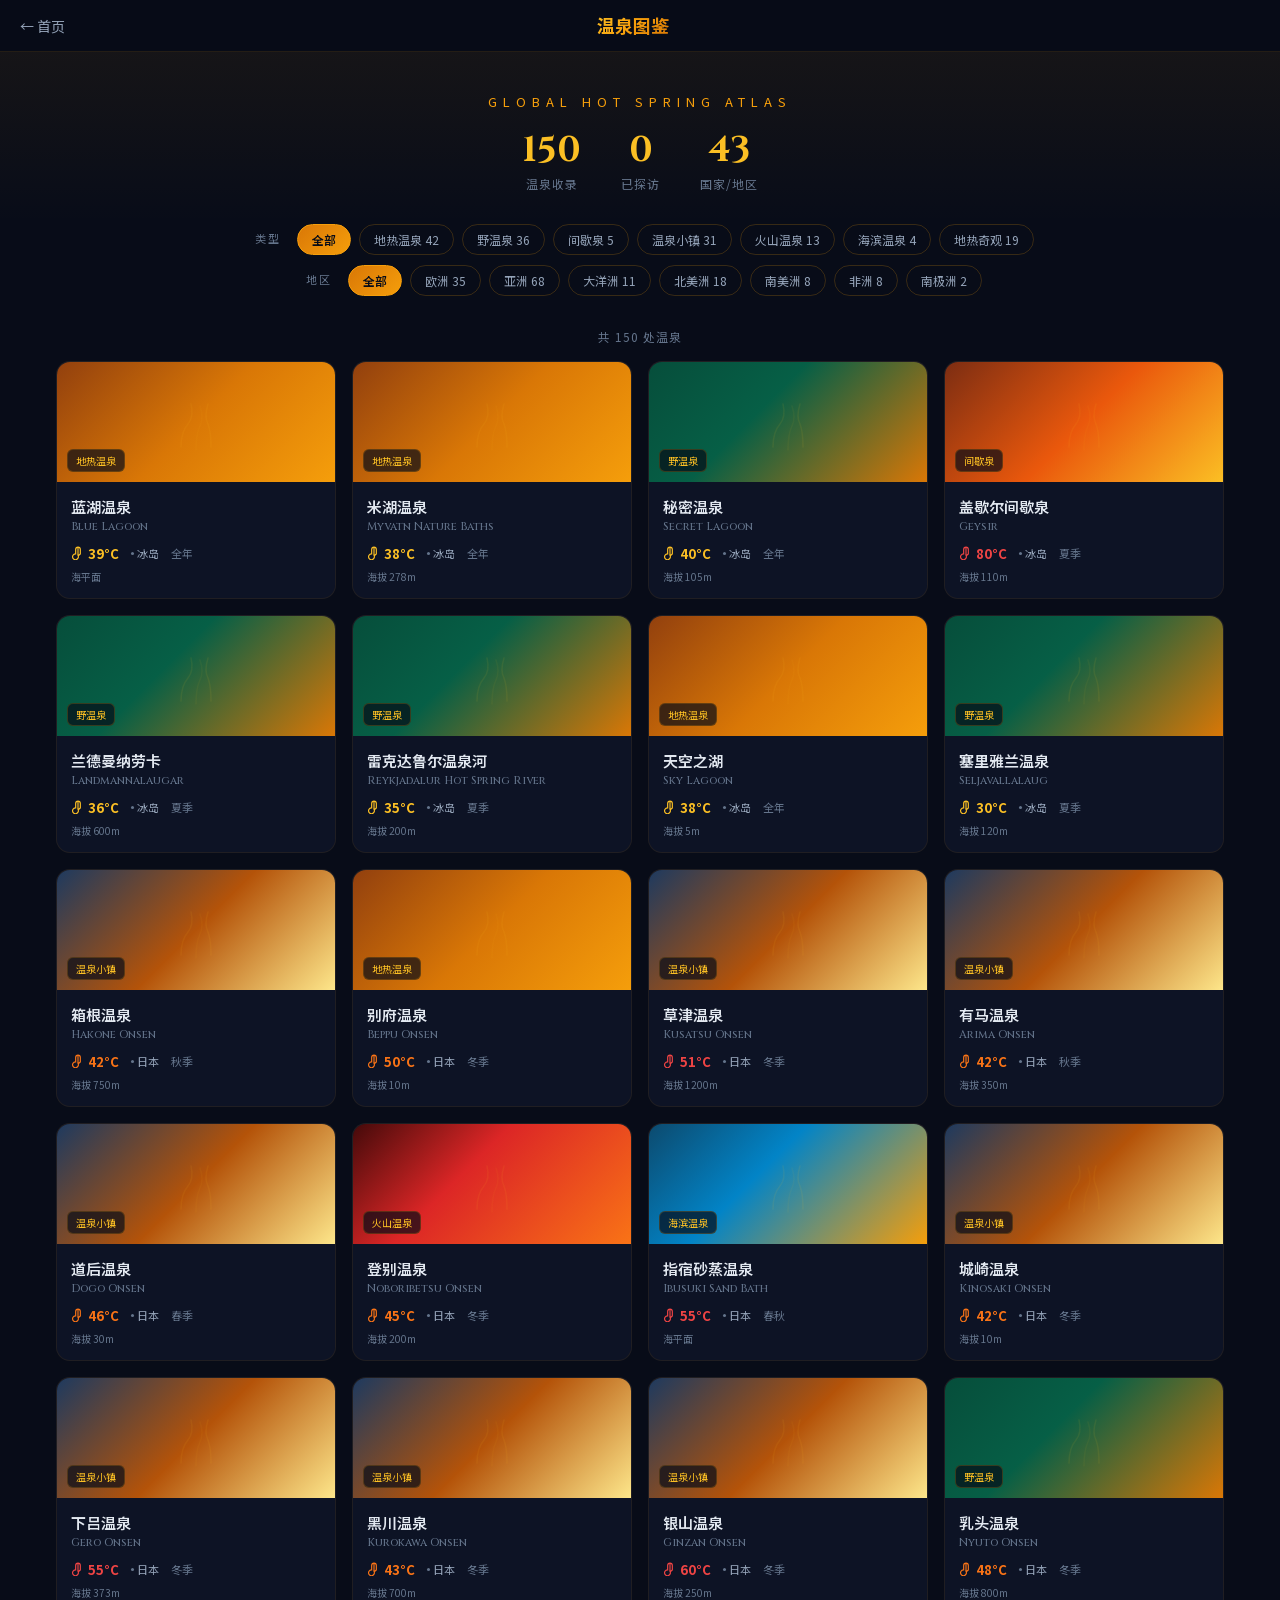
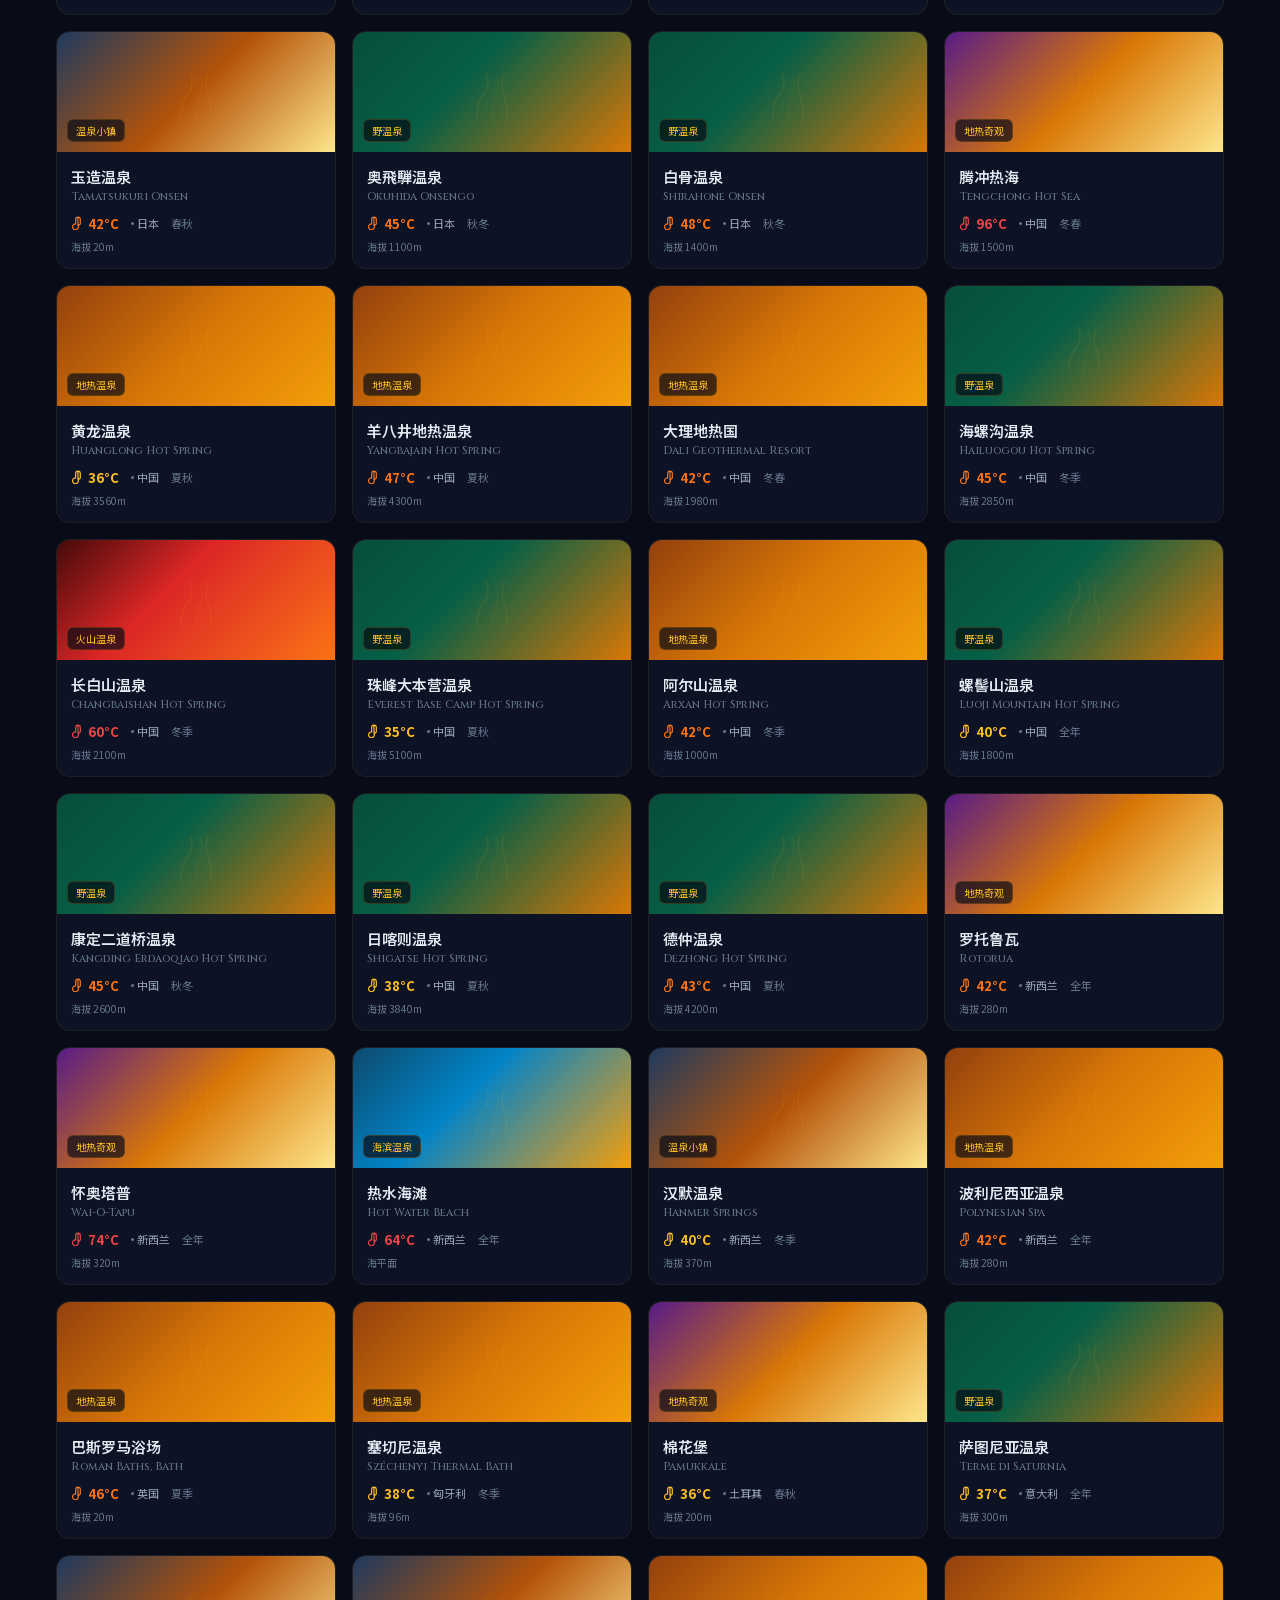
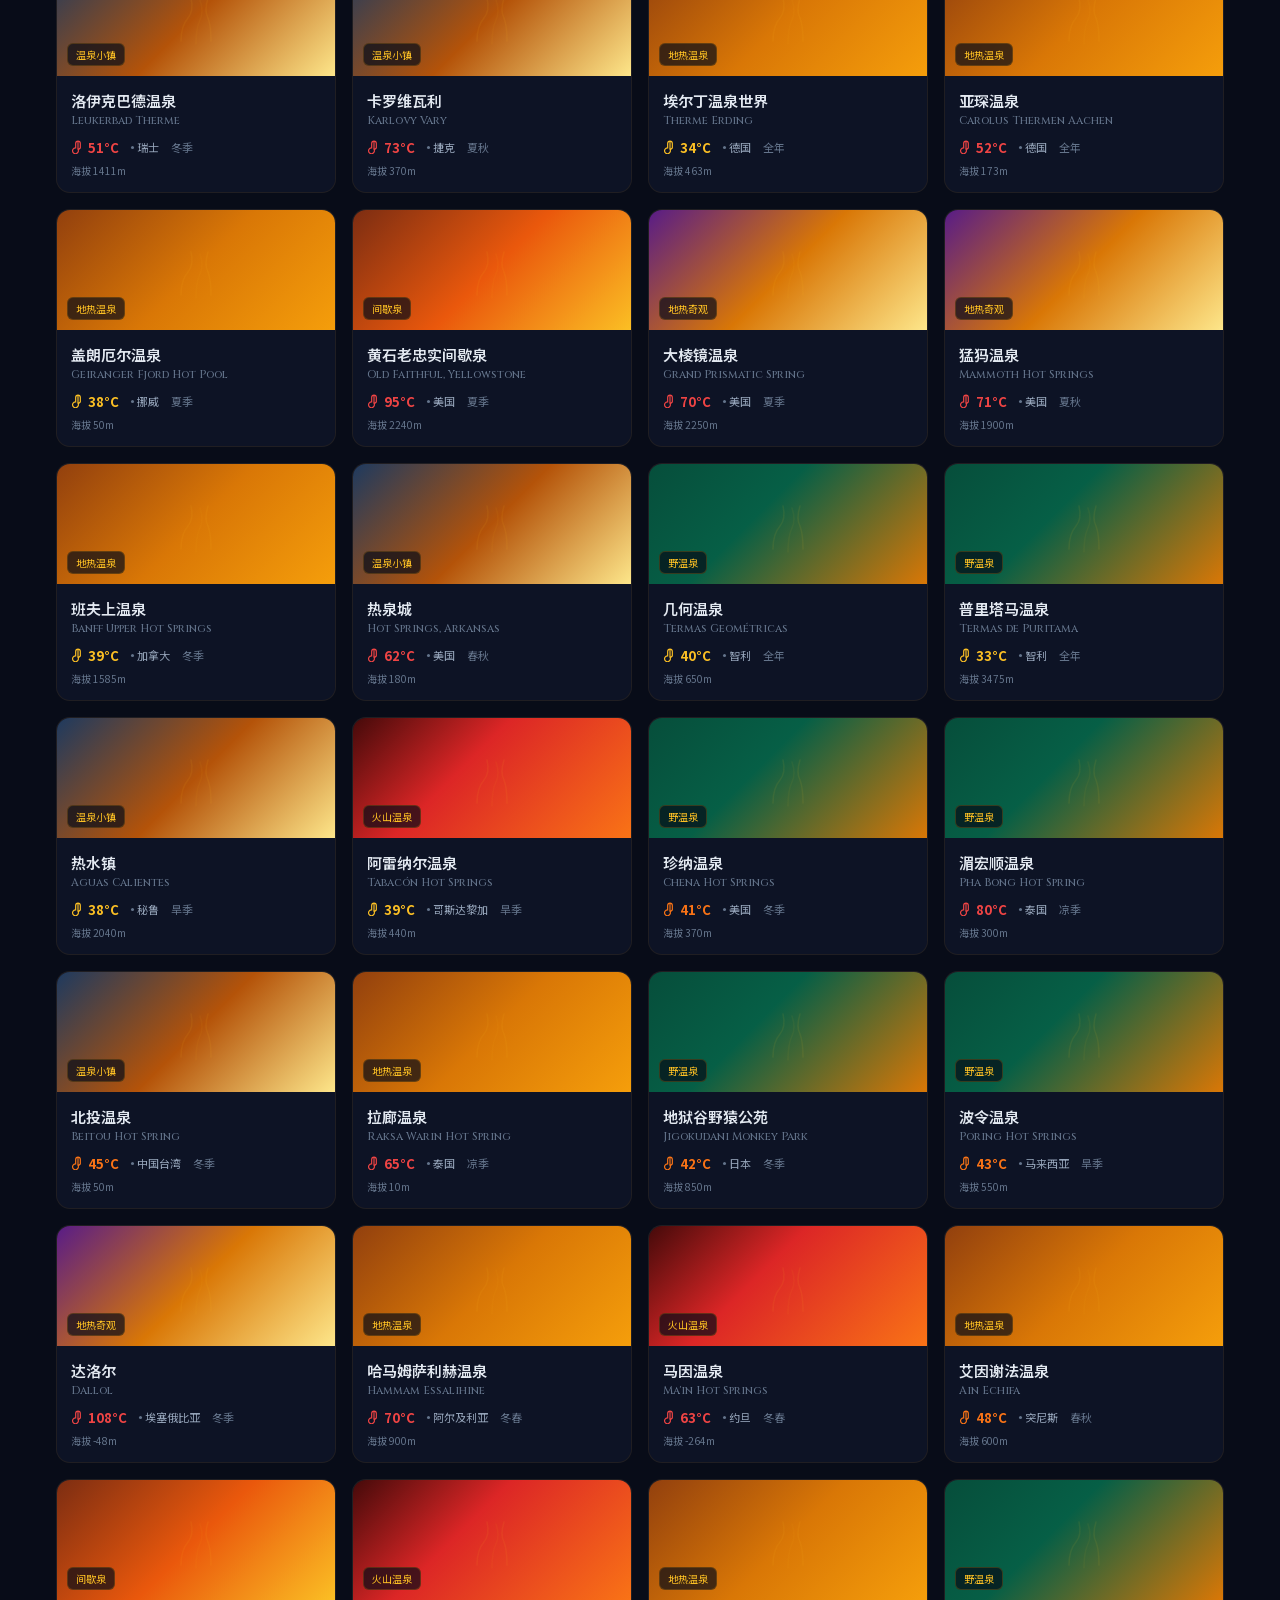
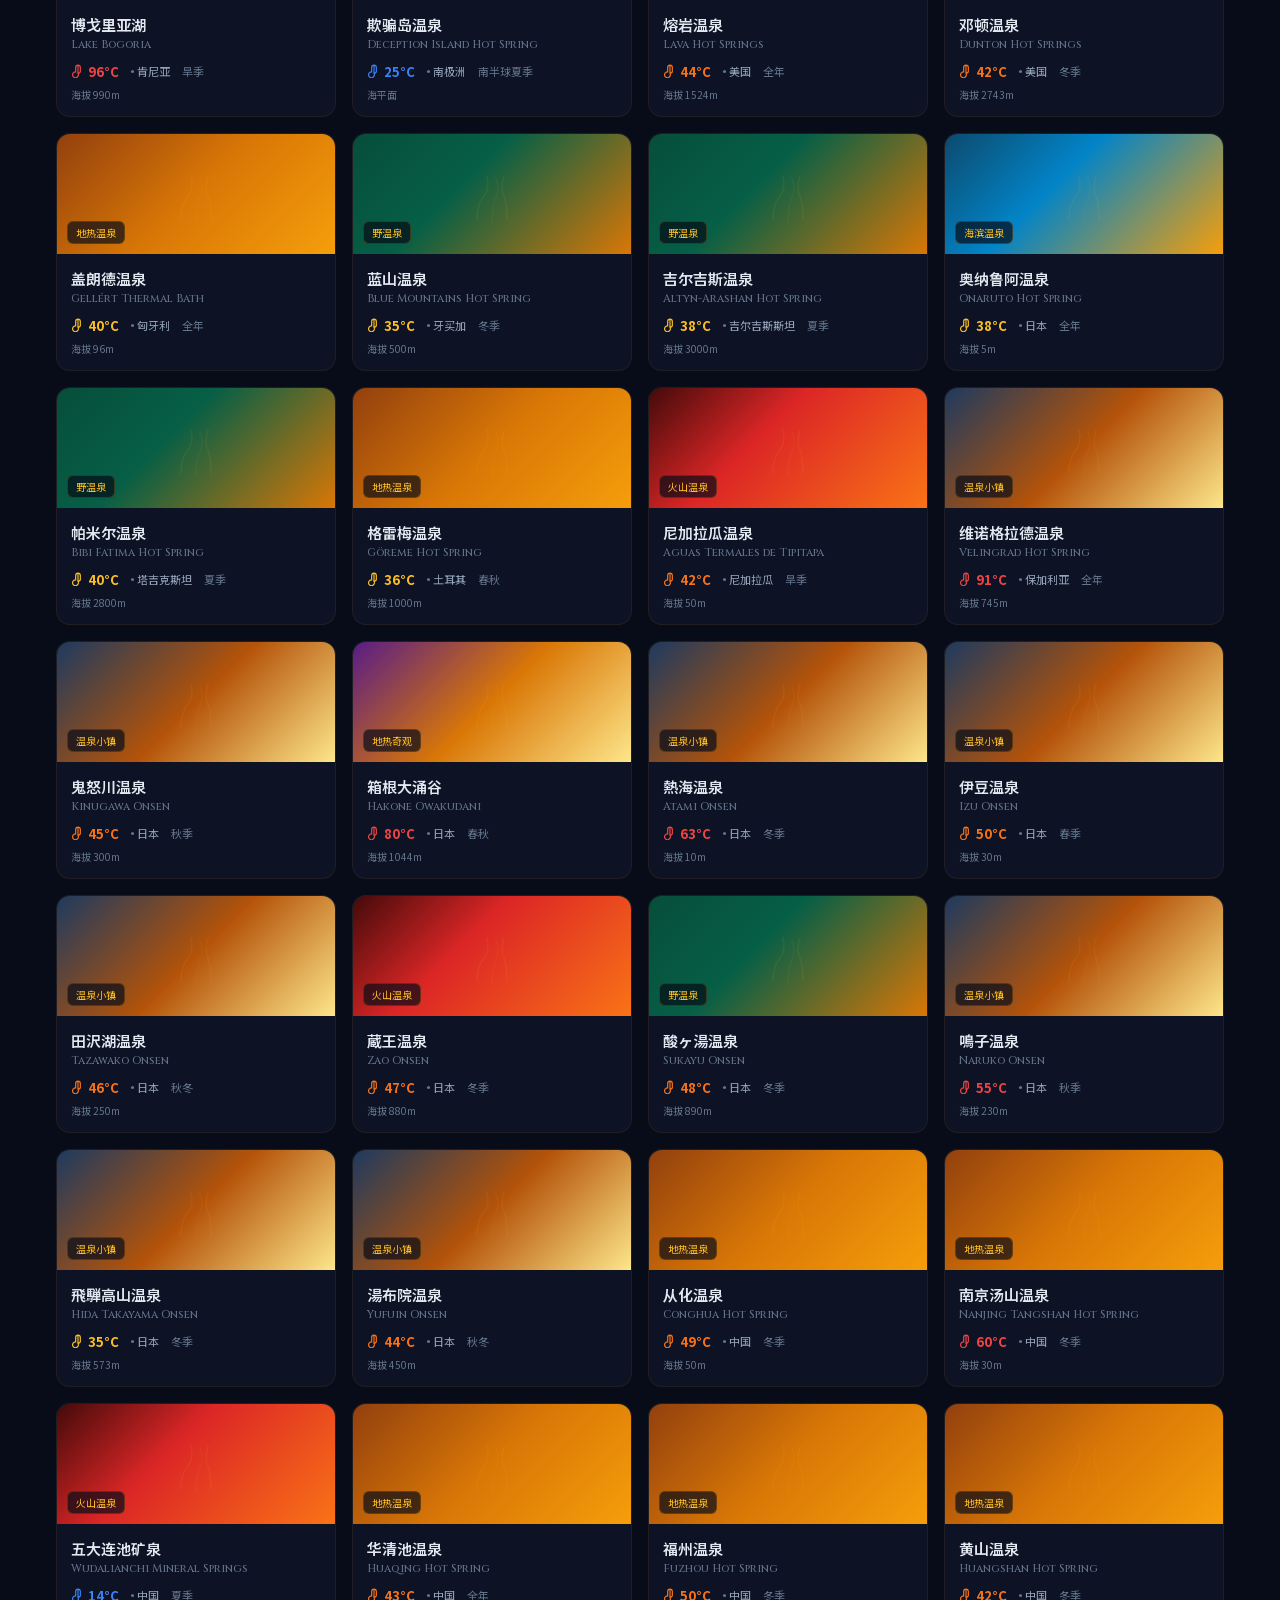
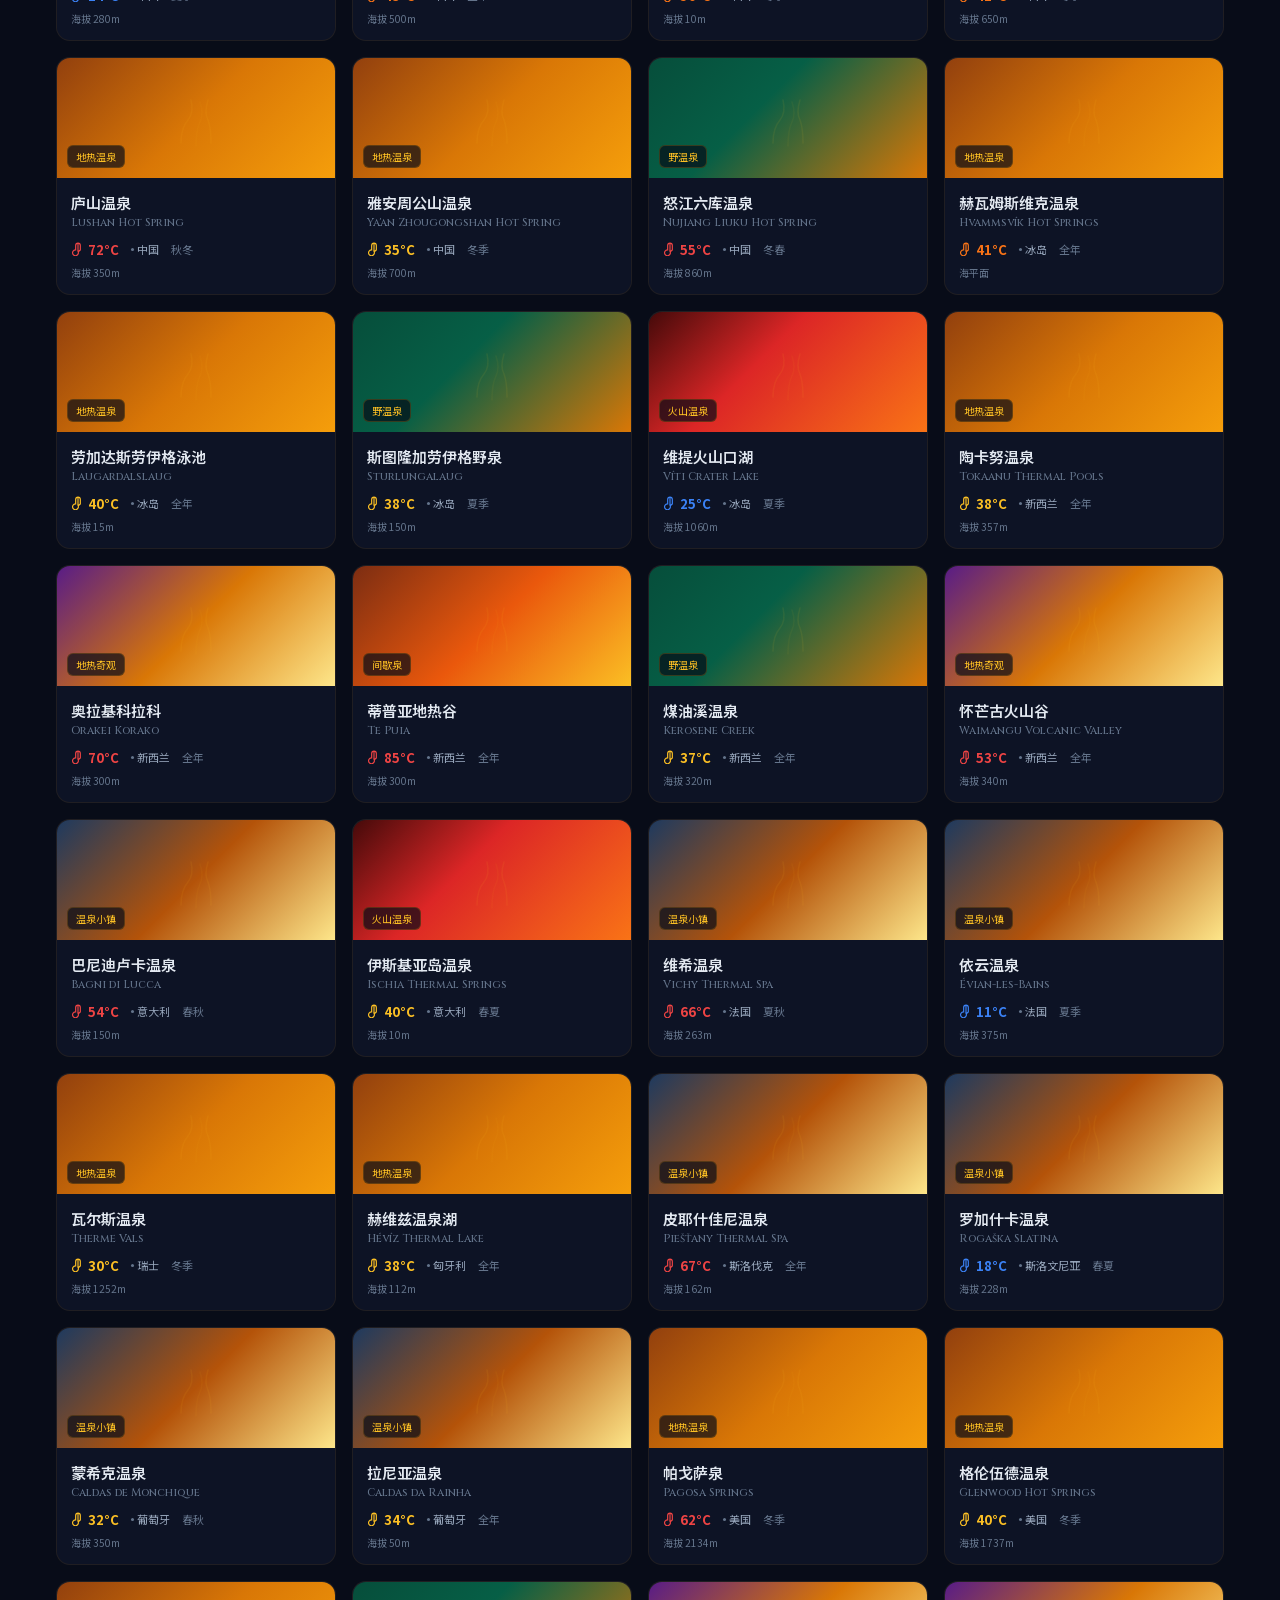
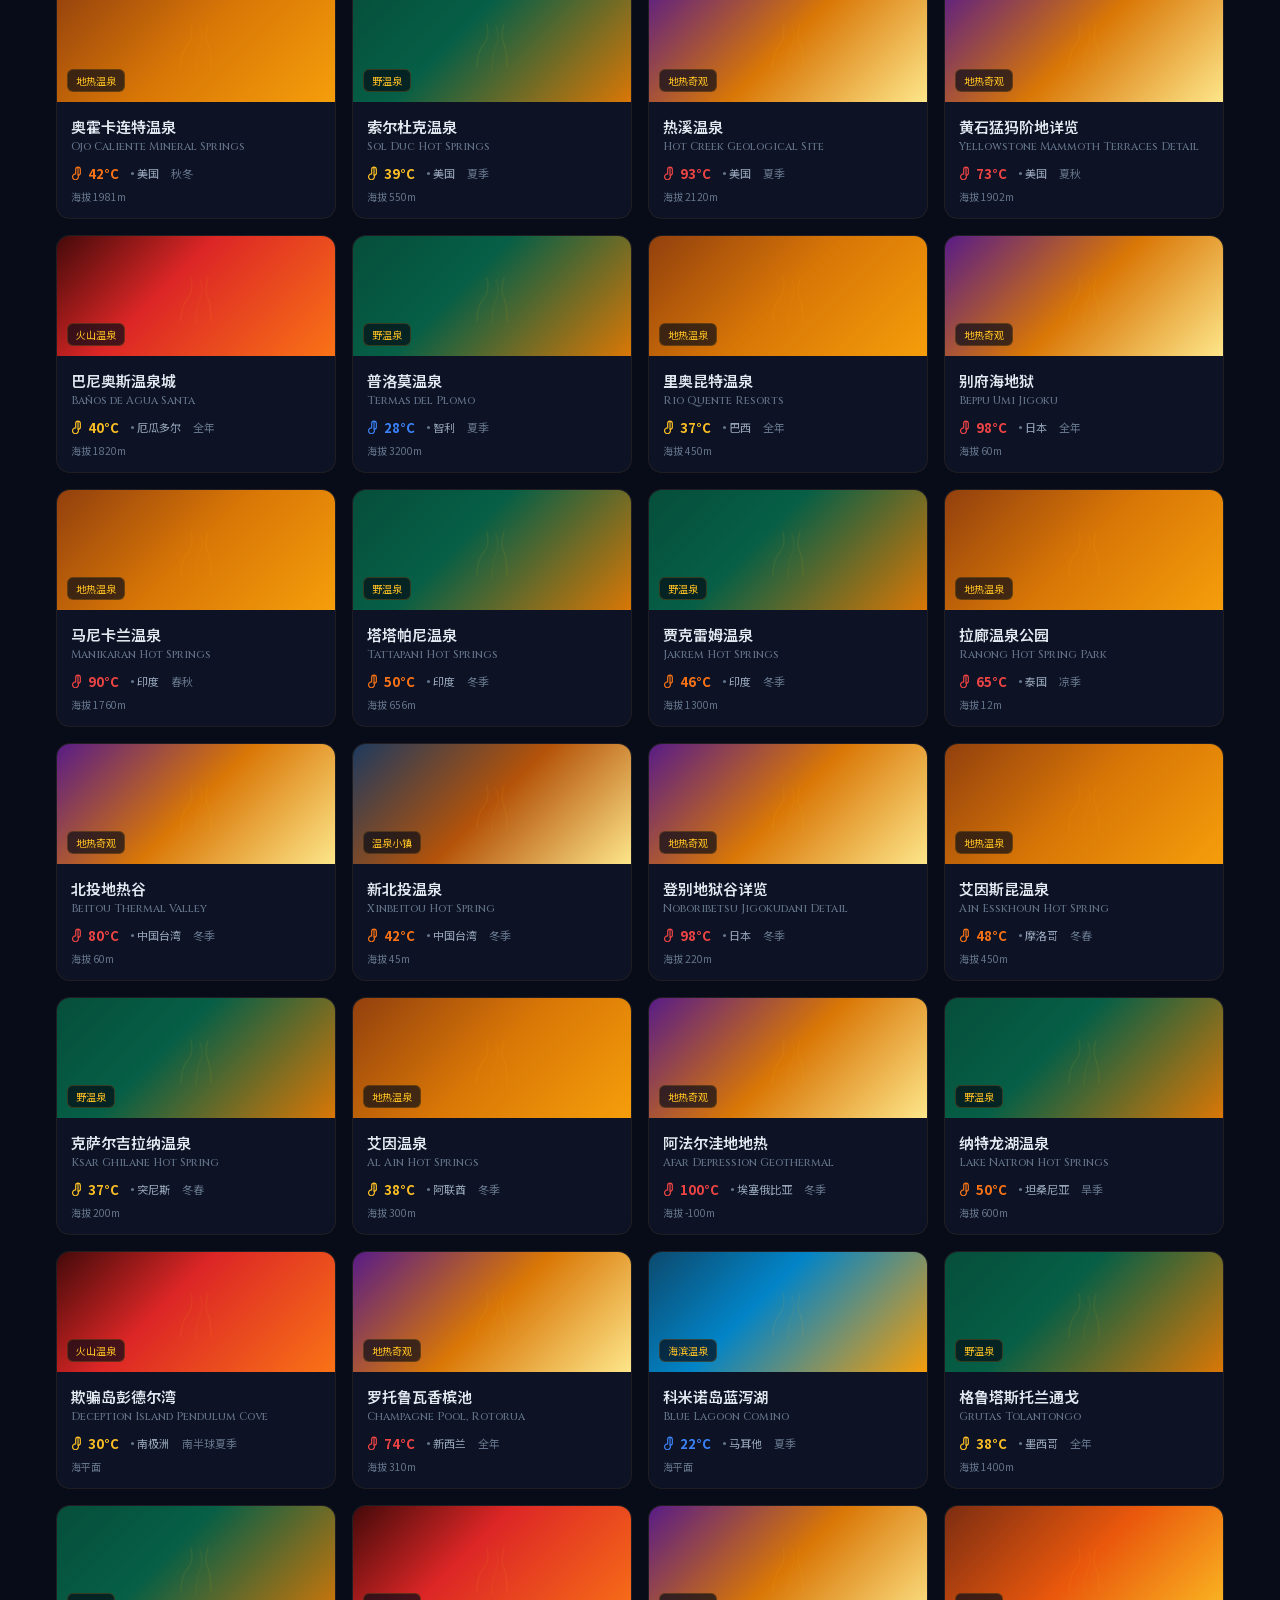
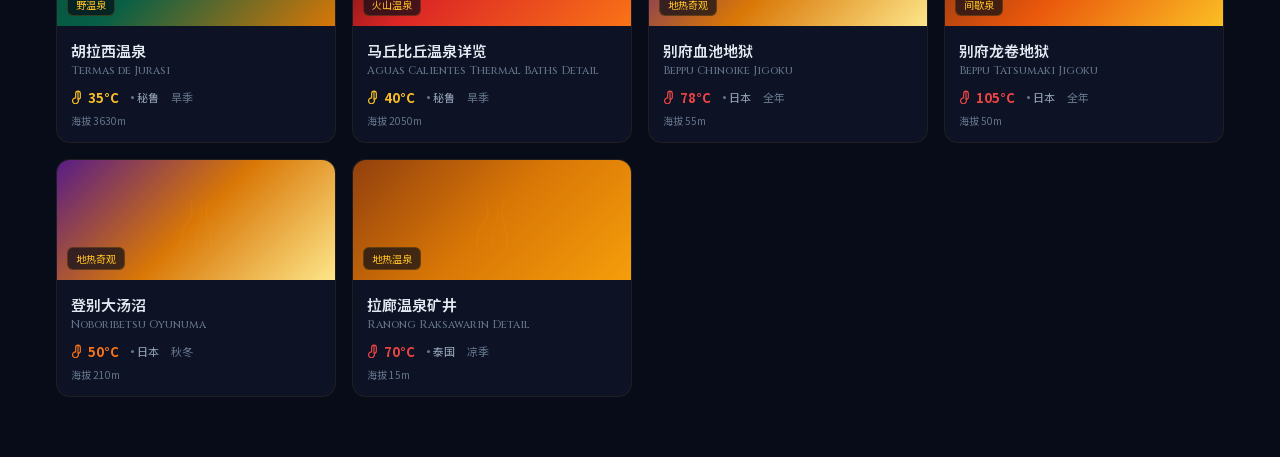
<file: hotspring.html>
<!DOCTYPE html>
<html lang="zh-CN">
<head>
<meta charset="UTF-8">
<meta name="viewport" content="width=device-width,initial-scale=1.0">
<title>温泉图鉴</title>
<link href="data/fonts/fonts_local.css" rel="stylesheet">
<script src="https://webapi.amap.com/maps?v=2.0&key=f66cdc07203c3075a2a2ae1ea67eea8e"></script>
<style>
*,*::before,*::after{margin:0;padding:0;box-sizing:border-box}
:root{
  --dark:#080c18;--dark2:#0f1629;--dark3:#161d35;--dark4:#1e2844;
  --amber:#f59e0b;--amber-d:#d97706;--amber-l:#fbbf24;--amber-xl:#fde68a;
  --steam:#e0f2fe;--steam2:#bae6fd;
  --hot-red:#ef4444;--warm:#f97316;--mild:#22d3ee;--cool:#3b82f6;
  --text:#e2e8f0;--text2:#94a3b8;--text3:#64748b;
  --card-bg:rgba(15,22,41,0.85);
  --radius:14px;--radius-sm:8px;
}
html{font-size:16px;-webkit-font-smoothing:antialiased}
body{font-family:'Noto Sans SC','Cinzel',system-ui,sans-serif;background:var(--dark);color:var(--text);min-height:100vh;overflow-x:hidden}

/* ── Loading ── */
.loading-overlay{position:fixed;inset:0;z-index:9999;background:var(--dark);display:flex;align-items:center;justify-content:center;flex-direction:column;transition:opacity .6s}
.loading-overlay.fade-out{opacity:0;pointer-events:none}
.loading-svg{width:120px;height:120px}
.steam-path{fill:none;stroke:var(--amber);stroke-width:2;stroke-linecap:round;stroke-dasharray:200;stroke-dashoffset:200;animation:steamDraw 2s ease forwards}
.drop-path{fill:none;stroke:var(--steam2);stroke-width:2.5;stroke-linecap:round;stroke-dasharray:120;stroke-dashoffset:120;animation:steamDraw 1.8s .3s ease forwards}
@keyframes steamDraw{to{stroke-dashoffset:0}}
.loading-text{margin-top:16px;color:var(--amber);font-size:14px;letter-spacing:4px;opacity:0;animation:fadeUp .8s .6s ease forwards}
@keyframes fadeUp{to{opacity:1;transform:translateY(0)}}

/* ── Nav ── */
.nav{position:fixed;top:0;left:0;right:0;height:52px;background:rgba(8,12,24,0.92);backdrop-filter:blur(14px);-webkit-backdrop-filter:blur(14px);border-bottom:1px solid rgba(245,158,11,0.12);display:flex;align-items:center;justify-content:space-between;padding:0 20px;z-index:100}
.nav-back{color:var(--text2);text-decoration:none;font-size:14px;display:flex;align-items:center;gap:4px;transition:color .2s}
.nav-back:hover{color:var(--amber)}
.nav-title{font-family:'Cinzel','Noto Sans SC',serif;font-size:18px;font-weight:700;background:linear-gradient(135deg,var(--amber-l),var(--amber),var(--amber-d));-webkit-background-clip:text;-webkit-text-fill-color:transparent;background-clip:text;animation:shimmer 3s ease-in-out infinite}
@keyframes shimmer{0%,100%{filter:brightness(1)}50%{filter:brightness(1.3)}}
.nav-right{width:60px}

/* ── Hero ── */
.hero{margin-top:52px;padding:40px 20px 32px;text-align:center;background:linear-gradient(180deg,rgba(245,158,11,0.06) 0%,transparent 100%)}
.hero-title{font-size:13px;color:var(--amber);letter-spacing:6px;text-transform:uppercase;margin-bottom:20px}
.hero-stats{display:flex;justify-content:center;gap:40px;flex-wrap:wrap}
.hero-stat{text-align:center}
.hero-stat-num{font-family:'Cinzel',serif;font-size:36px;font-weight:700;color:var(--amber-l);line-height:1.1}
.hero-stat-label{font-size:12px;color:var(--text3);margin-top:4px;letter-spacing:1px}

/* ── Filters ── */
.filters{padding:0 16px 16px;display:flex;flex-direction:column;gap:10px;max-width:1200px;margin:0 auto}
.filter-row{display:flex;gap:8px;flex-wrap:wrap;justify-content:center}
.filter-btn{padding:6px 14px;border-radius:20px;border:1px solid rgba(245,158,11,0.2);background:transparent;color:var(--text2);font-size:12px;cursor:pointer;transition:all .25s;font-family:inherit;white-space:nowrap}
.filter-btn:hover{border-color:var(--amber);color:var(--amber)}
.filter-btn.active{background:linear-gradient(135deg,var(--amber-d),var(--amber));color:var(--dark);border-color:var(--amber);font-weight:600}
.filter-label{font-size:11px;color:var(--text3);padding:6px 8px;letter-spacing:2px}

/* ── Grid ── */
.grid-wrap{max-width:1200px;margin:0 auto;padding:8px 16px 60px}
.grid{display:grid;grid-template-columns:repeat(auto-fill,minmax(260px,1fr));gap:16px}
.card-count{text-align:center;color:var(--text3);font-size:12px;padding:8px 0 16px;letter-spacing:1px}

/* ── Card ── */
.card{background:var(--card-bg);border-radius:var(--radius);border:1px solid rgba(245,158,11,0.08);overflow:hidden;cursor:pointer;transition:all .3s;position:relative}
.card:hover{transform:translateY(-3px);border-color:rgba(245,158,11,0.25);box-shadow:0 8px 30px rgba(245,158,11,0.1)}
.card-cover{height:120px;position:relative;overflow:hidden}
.card-cover-bg{width:100%;height:100%;display:flex;align-items:center;justify-content:center}
.card-steam-svg{opacity:0.25;width:80px;height:80px}
.card-visited{position:absolute;top:10px;right:10px;background:linear-gradient(135deg,var(--amber),var(--amber-d));color:var(--dark);font-size:10px;font-weight:700;padding:3px 10px;border-radius:10px;letter-spacing:1px}
.card-type-tag{position:absolute;bottom:10px;left:10px;background:rgba(8,12,24,0.7);backdrop-filter:blur(6px);color:var(--amber-l);font-size:10px;padding:3px 8px;border-radius:6px;border:1px solid rgba(245,158,11,0.2)}
.card-body{padding:14px}
.card-name{font-size:15px;font-weight:600;color:var(--text);margin-bottom:2px}
.card-name-en{font-family:'Cinzel',serif;font-size:11px;color:var(--text3);margin-bottom:10px;white-space:nowrap;overflow:hidden;text-overflow:ellipsis}
.card-meta{display:flex;align-items:center;gap:12px;flex-wrap:wrap}
.card-temp{font-size:13px;font-weight:700;display:flex;align-items:center;gap:3px}
.card-temp-icon{width:14px;height:14px}
.card-country{font-size:11px;color:var(--text2);display:flex;align-items:center;gap:3px}
.card-country::before{content:'';display:inline-block;width:3px;height:3px;background:var(--text3);border-radius:50%}
.card-season{font-size:11px;color:var(--text3)}
.card-altitude{font-size:10px;color:var(--text3);margin-top:6px}

/* ── Modal ── */
.modal-mask{position:fixed;inset:0;z-index:200;background:rgba(0,0,0,0.7);backdrop-filter:blur(6px);display:none;align-items:center;justify-content:center;padding:20px;opacity:0;transition:opacity .3s}
.modal-mask.show{display:flex;opacity:1}
.modal{background:var(--dark2);border-radius:var(--radius);border:1px solid rgba(245,158,11,0.15);max-width:520px;width:100%;max-height:85vh;overflow-y:auto;position:relative;animation:modalIn .35s ease}
@keyframes modalIn{from{transform:translateY(30px);opacity:0}to{transform:translateY(0);opacity:1}}
.modal-close{position:absolute;top:12px;right:14px;width:32px;height:32px;border-radius:50%;background:rgba(0,0,0,0.5);border:none;color:var(--text2);font-size:18px;cursor:pointer;display:flex;align-items:center;justify-content:center;z-index:5;transition:all .2s}
.modal-close:hover{background:rgba(245,158,11,0.3);color:var(--amber)}
.modal-cover{height:160px;position:relative;overflow:hidden}
.modal-cover-bg{width:100%;height:100%;display:flex;align-items:center;justify-content:center}
.modal-steam-svg{opacity:0.2;width:100px;height:100px}
.modal-visited-badge{position:absolute;top:14px;left:14px;background:linear-gradient(135deg,var(--amber),var(--amber-d));color:var(--dark);font-size:11px;font-weight:700;padding:4px 12px;border-radius:10px;letter-spacing:1px}
.modal-body{padding:20px}
.modal-name{font-size:22px;font-weight:700;color:var(--text);margin-bottom:2px}
.modal-name-en{font-family:'Cinzel',serif;font-size:13px;color:var(--text3);margin-bottom:12px}
.modal-tags{display:flex;gap:6px;flex-wrap:wrap;margin-bottom:16px}
.modal-tag{padding:3px 10px;border-radius:12px;font-size:11px;border:1px solid rgba(245,158,11,0.2);color:var(--amber-l);background:rgba(245,158,11,0.06)}
.modal-info-grid{display:grid;grid-template-columns:1fr 1fr;gap:10px;margin-bottom:16px}
.modal-info-item{background:rgba(245,158,11,0.04);border-radius:var(--radius-sm);padding:10px 12px;border:1px solid rgba(245,158,11,0.08)}
.modal-info-label{font-size:10px;color:var(--text3);letter-spacing:1px;margin-bottom:4px}
.modal-info-value{font-size:14px;font-weight:600;color:var(--text)}
.modal-desc{font-size:13px;color:var(--text2);line-height:1.7;margin-bottom:16px}
.modal-highlights{display:flex;gap:6px;flex-wrap:wrap;margin-bottom:20px}
.modal-highlight{padding:4px 10px;border-radius:8px;font-size:11px;background:rgba(245,158,11,0.08);color:var(--amber-l);border:1px solid rgba(245,158,11,0.12)}
.modal-map{width:100%;height:200px;border-radius:var(--radius-sm);overflow:hidden;border:1px solid rgba(245,158,11,0.1)}
.modal-wiki-link{display:inline-flex;align-items:center;gap:4px;margin-top:14px;padding:6px 14px;
    border-radius:8px;background:rgba(245,158,11,0.06);border:1px solid rgba(245,158,11,0.1);
    color:#f59e0b;font-size:11px;font-weight:600;text-decoration:none;transition:all .2s}
.modal-wiki-link:hover{background:rgba(245,158,11,0.12);border-color:rgba(245,158,11,0.2)}

/* ── Scrollbar ── */
::-webkit-scrollbar{width:5px}
::-webkit-scrollbar-track{background:transparent}
::-webkit-scrollbar-thumb{background:rgba(245,158,11,0.2);border-radius:3px}

/* ── Responsive ── */
@media(max-width:480px){
  .hero-stats{gap:24px}
  .hero-stat-num{font-size:28px}
  .grid{grid-template-columns:1fr 1fr}
  .card-cover{height:90px}
  .card-body{padding:10px}
  .card-name{font-size:13px}
  .modal{max-height:90vh}
}
</style>
</head>
<body>

<!-- Loading -->
<div class="loading-overlay" id="loadingOverlay">
  <svg class="loading-svg" viewBox="0 0 100 100">
    <path class="steam-path" d="M30 80 Q30 60 40 50 Q50 40 45 25 Q42 15 50 8"/>
    <path class="steam-path" d="M50 85 Q50 65 55 55 Q60 45 55 30 Q52 20 58 10" style="animation-delay:.2s"/>
    <path class="steam-path" d="M70 80 Q70 60 65 50 Q58 40 63 25 Q66 15 60 8" style="animation-delay:.4s"/>
    <path class="drop-path" d="M50 92 Q42 82 42 76 Q42 68 50 68 Q58 68 58 76 Q58 82 50 92Z"/>
  </svg>
  <div class="loading-text">温 泉 图 鉴</div>
</div>

<!-- Nav -->
<nav class="nav">
  <a href="index.html" class="nav-back">← 首页</a>
  <div class="nav-title">温泉图鉴</div>
  <div class="nav-right"></div>
</nav>

<!-- Hero -->
<section class="hero" id="hero">
  <div class="hero-title">GLOBAL HOT SPRING ATLAS</div>
  <div class="hero-stats">
    <div class="hero-stat">
      <div class="hero-stat-num" id="statTotal">0</div>
      <div class="hero-stat-label">温泉收录</div>
    </div>
    <div class="hero-stat">
      <div class="hero-stat-num" id="statVisited">0</div>
      <div class="hero-stat-label">已探访</div>
    </div>
    <div class="hero-stat">
      <div class="hero-stat-num" id="statCountries">0</div>
      <div class="hero-stat-label">国家/地区</div>
    </div>
  </div>
</section>

<!-- Filters -->
<div class="filters" id="filters">
  <div class="filter-row" id="typeFilters">
    <span class="filter-label">类型</span>
    <button class="filter-btn active" data-type="all">全部</button>
  </div>
  <div class="filter-row" id="regionFilters">
    <span class="filter-label">地区</span>
    <button class="filter-btn active" data-region="all">全部</button>
  </div>
</div>

<!-- Grid -->
<div class="grid-wrap">
  <div class="card-count" id="cardCount"></div>
  <div class="grid" id="grid"></div>
</div>

<!-- Modal -->
<div class="modal-mask" id="modalMask">
  <div class="modal" id="modal">
    <button class="modal-close" id="modalClose">&times;</button>
    <div class="modal-cover" id="modalCover">
      <div class="modal-cover-bg" id="modalCoverBg">
        <svg class="modal-steam-svg" viewBox="0 0 100 100">
          <path d="M30 80 Q30 60 40 50 Q50 40 45 25" fill="none" stroke="rgba(251,191,36,0.3)" stroke-width="2"/>
          <path d="M50 85 Q50 65 55 55 Q60 45 55 30" fill="none" stroke="rgba(251,191,36,0.2)" stroke-width="2"/>
          <path d="M70 80 Q70 60 65 50 Q58 40 63 25" fill="none" stroke="rgba(251,191,36,0.3)" stroke-width="2"/>
        </svg>
      </div>
      <div class="modal-visited-badge" id="modalVisited" style="display:none">已探访</div>
    </div>
    <div class="modal-body">
      <div class="modal-name" id="modalName"></div>
      <div class="modal-name-en" id="modalNameEn"></div>
      <div class="modal-tags" id="modalTags"></div>
      <div class="modal-info-grid" id="modalInfo"></div>
      <div class="modal-desc" id="modalDesc"></div>
      <div class="modal-highlights" id="modalHighlights"></div>
      <a class="modal-wiki-link" id="modalWiki" href="#" target="_blank" rel="noopener">📖 Wikipedia</a>
      <div class="modal-map" id="modalMap"></div>
    </div>
  </div>
</div>

<script>
(function(){
  'use strict';

  /* ── Globals ── */
  var springs = [];
  var travelData = [];
  var visitedSet = {};
  var activeType = 'all';
  var activeRegion = 'all';
  var mapInstance = null;
  var mapMarker = null;

  /* ── Cover gradients by type ── */
  var coverGradients = {
    '地热温泉': 'linear-gradient(135deg, #92400e 0%, #d97706 50%, #f59e0b 100%)',
    '野温泉': 'linear-gradient(135deg, #064e3b 0%, #065f46 40%, #d97706 100%)',
    '间歇泉': 'linear-gradient(135deg, #7c2d12 0%, #ea580c 50%, #fbbf24 100%)',
    '温泉小镇': 'linear-gradient(135deg, #1e3a5f 0%, #b45309 50%, #fde68a 100%)',
    '火山温泉': 'linear-gradient(135deg, #450a0a 0%, #dc2626 40%, #f97316 100%)',
    '海滨温泉': 'linear-gradient(135deg, #0c4a6e 0%, #0284c7 40%, #f59e0b 100%)',
    '地热奇观': 'linear-gradient(135deg, #581c87 0%, #d97706 50%, #fde68a 100%)'
  };

  /* ── Temp color ── */
  function tempColor(t) {
    if (t < 30) return 'var(--cool)';
    if (t <= 40) return 'var(--amber-l)';
    if (t <= 50) return 'var(--warm)';
    return 'var(--hot-red)';
  }

  /* ── Load JSON ── */
  function loadJSON(url, cb) {
    var xhr = new XMLHttpRequest();
    xhr.open('GET', url, true);
    xhr.onreadystatechange = function() {
      if (xhr.readyState === 4) {
        if (xhr.status === 200) {
          try { cb(JSON.parse(xhr.responseText)); } catch(e) { cb([]); }
        } else { cb([]); }
      }
    };
    xhr.send();
  }

  /* ── Build visited set ── */
  function buildVisitedSet(travel) {
    visitedSet = {};
    for (var i = 0; i < travel.length; i++) {
      var item = travel[i];
      var name = (item.name || item.destination || '').toLowerCase();
      visitedSet[name] = true;
      if (item.tags) {
        for (var j = 0; j < item.tags.length; j++) {
          visitedSet[item.tags[j].toLowerCase()] = true;
        }
      }
    }
  }

  function isVisited(spring) {
    if (!spring.matchKeys) return false;
    for (var i = 0; i < spring.matchKeys.length; i++) {
      if (visitedSet[spring.matchKeys[i].toLowerCase()]) return true;
    }
    return false;
  }

  /* ── Animate number ── */
  function animateNum(el, target) {
    var start = 0;
    var duration = 800;
    var startTime = null;
    function step(ts) {
      if (!startTime) startTime = ts;
      var progress = Math.min((ts - startTime) / duration, 1);
      var val = Math.floor(progress * target);
      el.textContent = val;
      if (progress < 1) requestAnimationFrame(step);
      else el.textContent = target;
    }
    requestAnimationFrame(step);
  }

  /* ── Build stats ── */
  function buildStats() {
    var visited = 0;
    var countries = {};
    for (var i = 0; i < springs.length; i++) {
      if (isVisited(springs[i])) visited++;
      countries[springs[i].country] = true;
    }
    animateNum(document.getElementById('statTotal'), springs.length);
    animateNum(document.getElementById('statVisited'), visited);
    animateNum(document.getElementById('statCountries'), Object.keys(countries).length);
  }

  /* ── Build filters ── */
  function buildFilters() {
    var types = {};
    var regions = {};
    for (var i = 0; i < springs.length; i++) {
      types[springs[i].type] = (types[springs[i].type] || 0) + 1;
      regions[springs[i].region] = (regions[springs[i].region] || 0) + 1;
    }
    var typeRow = document.getElementById('typeFilters');
    var typeKeys = Object.keys(types);
    for (var t = 0; t < typeKeys.length; t++) {
      var btn = document.createElement('button');
      btn.className = 'filter-btn';
      btn.setAttribute('data-type', typeKeys[t]);
      btn.textContent = typeKeys[t] + ' ' + types[typeKeys[t]];
      typeRow.appendChild(btn);
    }
    var regionRow = document.getElementById('regionFilters');
    var regionKeys = Object.keys(regions);
    for (var r = 0; r < regionKeys.length; r++) {
      var btn2 = document.createElement('button');
      btn2.className = 'filter-btn';
      btn2.setAttribute('data-region', regionKeys[r]);
      btn2.textContent = regionKeys[r] + ' ' + regions[regionKeys[r]];
      regionRow.appendChild(btn2);
    }

    typeRow.addEventListener('click', function(e) {
      var target = e.target;
      if (!target.classList.contains('filter-btn')) return;
      var btns = typeRow.querySelectorAll('.filter-btn');
      for (var i = 0; i < btns.length; i++) btns[i].classList.remove('active');
      target.classList.add('active');
      activeType = target.getAttribute('data-type');
      renderGrid();
    });

    regionRow.addEventListener('click', function(e) {
      var target = e.target;
      if (!target.classList.contains('filter-btn')) return;
      var btns = regionRow.querySelectorAll('.filter-btn');
      for (var i = 0; i < btns.length; i++) btns[i].classList.remove('active');
      target.classList.add('active');
      activeRegion = target.getAttribute('data-region');
      renderGrid();
    });
  }

  /* ── Steam SVG for cards ── */
  function steamSVG() {
    return '<svg class="card-steam-svg" viewBox="0 0 80 80">'
      + '<path d="M25 65 Q25 50 32 42 Q38 35 35 22" fill="none" stroke="rgba(251,191,36,0.3)" stroke-width="1.5" stroke-linecap="round"/>'
      + '<path d="M40 68 Q40 52 44 44 Q48 36 44 24" fill="none" stroke="rgba(251,191,36,0.2)" stroke-width="1.5" stroke-linecap="round"/>'
      + '<path d="M55 65 Q55 50 52 42 Q48 35 52 22" fill="none" stroke="rgba(251,191,36,0.3)" stroke-width="1.5" stroke-linecap="round"/>'
      + '</svg>';
  }

  /* ── Render grid ── */
  function renderGrid() {
    var grid = document.getElementById('grid');
    var filtered = [];
    for (var i = 0; i < springs.length; i++) {
      var s = springs[i];
      if (activeType !== 'all' && s.type !== activeType) continue;
      if (activeRegion !== 'all' && s.region !== activeRegion) continue;
      filtered.push(s);
    }
    document.getElementById('cardCount').textContent = '共 ' + filtered.length + ' 处温泉';

    var html = '';
    for (var j = 0; j < filtered.length; j++) {
      var sp = filtered[j];
      var visited = isVisited(sp);
      var grad = coverGradients[sp.type] || coverGradients['地热温泉'];
      var tc = tempColor(sp.temperature);
      var altText = sp.altitude > 0 ? '海拔 ' + sp.altitude + 'm' : (sp.altitude < 0 ? '海拔 ' + sp.altitude + 'm' : '海平面');

      html += '<div class="card" data-idx="' + sp.id + '">'
        + '<div class="card-cover"><div class="card-cover-bg" style="background:' + grad + '">' + steamSVG() + '</div>'
        + (visited ? '<div class="card-visited">已探访</div>' : '')
        + '<div class="card-type-tag">' + sp.type + '</div>'
        + '</div>'
        + '<div class="card-body">'
        + '<div class="card-name">' + sp.name + '</div>'
        + '<div class="card-name-en">' + sp.nameEn + '</div>'
        + '<div class="card-meta">'
        + '<span class="card-temp" style="color:' + tc + '">'
        + '<svg class="card-temp-icon" viewBox="0 0 24 24" fill="none" stroke="' + tc + '" stroke-width="2"><path d="M12 2v14m0 0a5 5 0 1 1-4-2.5V6a4 4 0 0 1 8 0v7.5A5 5 0 0 1 12 16z"/></svg>'
        + sp.temperature + '°C</span>'
        + '<span class="card-country">' + sp.country + '</span>'
        + '<span class="card-season">' + sp.bestSeason + '</span>'
        + '</div>'
        + '<div class="card-altitude">' + altText + '</div>'
        + '</div></div>';
    }
    grid.innerHTML = html;

    /* Card click */
    var cards = grid.querySelectorAll('.card');
    for (var k = 0; k < cards.length; k++) {
      cards[k].addEventListener('click', function() {
        var id = parseInt(this.getAttribute('data-idx'), 10);
        for (var m = 0; m < springs.length; m++) {
          if (springs[m].id === id) { openModal(springs[m]); break; }
        }
      });
    }
  }

  /* ── Modal ── */
  function openModal(sp) {
    var mask = document.getElementById('modalMask');
    var visited = isVisited(sp);
    var grad = coverGradients[sp.type] || coverGradients['地热温泉'];
    var tc = tempColor(sp.temperature);

    document.getElementById('modalCoverBg').style.background = grad;
    document.getElementById('modalVisited').style.display = visited ? 'block' : 'none';
    document.getElementById('modalName').textContent = sp.name;
    document.getElementById('modalNameEn').textContent = sp.nameEn;
    document.getElementById('modalWiki').href = 'https://en.wikipedia.org/wiki/' + encodeURIComponent(sp.nameEn.replace(/ /g, '_'));
    document.getElementById('modalDesc').textContent = sp.description;

    /* Tags */
    var tagsHtml = '<span class="modal-tag">' + sp.type + '</span>'
      + '<span class="modal-tag">' + sp.region + '</span>';
    document.getElementById('modalTags').innerHTML = tagsHtml;

    /* Info grid */
    var altText = sp.altitude > 0 ? sp.altitude + ' m' : (sp.altitude < 0 ? sp.altitude + ' m' : '海平面');
    var infoHtml = '<div class="modal-info-item"><div class="modal-info-label">水温</div><div class="modal-info-value" style="color:' + tc + '">' + sp.temperature + '°C</div></div>'
      + '<div class="modal-info-item"><div class="modal-info-label">海拔</div><div class="modal-info-value">' + altText + '</div></div>'
      + '<div class="modal-info-item"><div class="modal-info-label">最佳季节</div><div class="modal-info-value">' + sp.bestSeason + '</div></div>'
      + '<div class="modal-info-item"><div class="modal-info-label">国家/地区</div><div class="modal-info-value">' + sp.country + '</div></div>';
    document.getElementById('modalInfo').innerHTML = infoHtml;

    /* Highlights */
    var hlHtml = '';
    if (sp.highlights) {
      for (var i = 0; i < sp.highlights.length; i++) {
        hlHtml += '<span class="modal-highlight">' + sp.highlights[i] + '</span>';
      }
    }
    document.getElementById('modalHighlights').innerHTML = hlHtml;

    mask.classList.add('show');
    document.body.style.overflow = 'hidden';

    /* AMap */
    setTimeout(function() {
      try {
        if (mapInstance) {
          mapInstance.destroy();
          mapInstance = null;
        }
        mapInstance = new AMap.Map('modalMap', {
          zoom: 6,
          center: [sp.lng, sp.lat],
          mapStyle: 'amap://styles/dark',
          viewMode: '2D'
        });
        mapMarker = new AMap.CircleMarker({
          center: [sp.lng, sp.lat],
          radius: 12,
          fillColor: '#f59e0b',
          fillOpacity: 0.6,
          strokeColor: '#fbbf24',
          strokeWeight: 2,
          strokeOpacity: 0.8
        });
        mapMarker.setMap(mapInstance);
      } catch(e) {
        document.getElementById('modalMap').innerHTML = '<div style="display:flex;align-items:center;justify-content:center;height:100%;color:var(--text3);font-size:12px;">地图加载中...</div>';
      }
    }, 200);
  }

  function closeModal() {
    var mask = document.getElementById('modalMask');
    mask.classList.remove('show');
    document.body.style.overflow = '';
    if (mapInstance) {
      try { mapInstance.destroy(); } catch(e) {}
      mapInstance = null;
    }
  }

  document.getElementById('modalClose').addEventListener('click', closeModal);
  document.getElementById('modalMask').addEventListener('click', function(e) {
    if (e.target === this) closeModal();
  });

  /* ── Init ── */
  var loadCount = 0;
  function onLoaded() {
    loadCount++;
    if (loadCount < 2) return;

    buildVisitedSet(travelData);
    buildStats();
    buildFilters();
    renderGrid();

    setTimeout(function() {
      var overlay = document.getElementById('loadingOverlay');
      overlay.classList.add('fade-out');
      setTimeout(function() { overlay.style.display = 'none'; }, 600);
    }, 1200);
  }

  loadJSON('data/hotspring_global.json', function(data) {
    springs = data || [];
    onLoaded();
  });

  loadJSON('data/travel.json', function(data) {
    travelData = data || [];
    onLoaded();
  });

})();
</script>
</body>
</html>
</file>
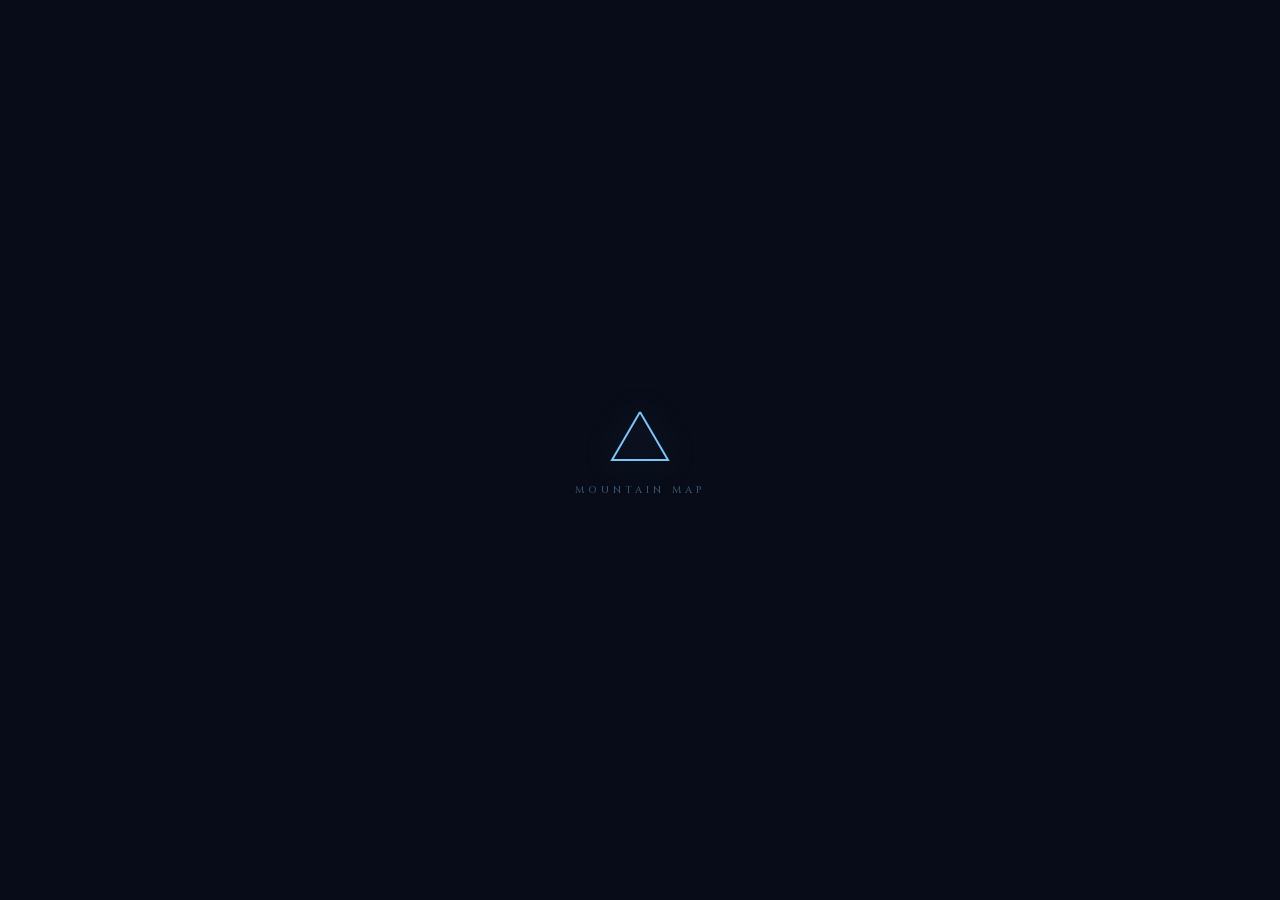
<file: mountain_map.html>
<!DOCTYPE html>
<html lang="zh-CN">
<head>
    <meta charset="UTF-8">
    <meta name="viewport" content="width=device-width, initial-scale=1.0">
    <title>雪山地图</title>
    <link href="data/fonts/fonts_local.css" rel="stylesheet">
    <script src="https://webapi.amap.com/maps?v=2.0&key=f66cdc07203c3075a2a2ae1ea67eea8e"></script>
    <style>
        :root{
            --ice:#7cc4f5;--ice-bright:#a8dcfa;--ice-faint:rgba(124,196,245,0.18);
            --gold:#d4a85a;--gold-bright:#f6c977;--gold-faint:rgba(212,168,90,0.18);
            --green:#48bb78;--green-faint:rgba(72,187,120,0.15);
            --dark:#080c18;--card:rgba(14,18,32,0.92);
        }
        *{margin:0;padding:0;box-sizing:border-box;}
        body{font-family:'Noto Sans SC',-apple-system,'PingFang SC',sans-serif;
            height:100vh;overflow:hidden;background:var(--dark);color:rgba(255,255,255,0.88);}

        @keyframes shimmer{0%{background-position:-200% center}100%{background-position:200% center}}
        @keyframes fadeIn{from{opacity:0}to{opacity:1}}
        @keyframes slideUp{from{opacity:0;transform:translateY(12px)}to{opacity:1;transform:translateY(0)}}
        @keyframes slideDown{from{opacity:0;transform:translateY(-12px)}to{opacity:1;transform:translateY(0)}}

        #map{width:100%;height:100%;}

        /* NAV */
        .nav{position:fixed;top:0;left:0;right:0;height:52px;z-index:100;
            background:linear-gradient(180deg,rgba(8,12,24,0.96),rgba(8,12,24,0.6));
            backdrop-filter:blur(24px) saturate(1.8);
            display:flex;align-items:center;justify-content:space-between;padding:0 20px;
            animation:slideDown .5s .2s cubic-bezier(0.16,1,0.3,1) both;}
        .nav::after{content:'';position:absolute;bottom:0;left:0;right:0;height:1px;
            background:linear-gradient(90deg,transparent,rgba(124,196,245,0.12) 30%,rgba(124,196,245,0.12) 70%,transparent);}
        .nav-back{color:rgba(255,255,255,0.45);text-decoration:none;font-size:13px;display:flex;align-items:center;gap:4px;transition:color .2s;}
        .nav-back:hover{color:var(--ice);}
        .nav-back svg{width:16px;height:16px;fill:currentColor;}
        .nav-title{font-family:'Cinzel','Noto Sans SC',serif;font-size:15px;font-weight:700;letter-spacing:4px;
            background:linear-gradient(135deg,#fff 0%,var(--ice-bright) 40%,var(--ice) 60%,#fff 100%);
            background-size:200% auto;-webkit-background-clip:text;-webkit-text-fill-color:transparent;
            background-clip:text;animation:shimmer 4s linear infinite;}
        .nav-right{display:flex;align-items:center;gap:10px;}
        .nav-link{text-decoration:none;color:rgba(255,255,255,0.4);font-size:12px;
            padding:4px 12px;border-radius:8px;border:1px solid rgba(124,196,245,0.08);
            transition:all .2s;display:flex;align-items:center;gap:4px;}
        .nav-link:hover{color:var(--ice);border-color:rgba(124,196,245,0.2);background:rgba(124,196,245,0.05);}
        .nav-link svg{width:14px;height:14px;fill:currentColor;}

        /* FILTER BAR */
        .filter-bar{position:fixed;top:62px;left:50%;transform:translateX(-50%);z-index:90;
            display:flex;align-items:center;gap:4px;padding:6px 12px;
            background:rgba(8,12,24,0.88);backdrop-filter:blur(20px);
            border:1px solid rgba(124,196,245,0.06);border-radius:14px;
            animation:slideDown .5s .3s cubic-bezier(0.16,1,0.3,1) both;
            max-width:calc(100vw - 40px);overflow-x:auto;scrollbar-width:none;}
        .filter-bar::-webkit-scrollbar{display:none;}
        .f-sep{width:1px;height:20px;background:rgba(124,196,245,0.08);flex-shrink:0;}
        .f-tab{padding:4px 10px;border-radius:6px;font-size:11px;cursor:pointer;
            background:transparent;border:1px solid transparent;color:rgba(255,255,255,0.3);
            transition:all .2s;white-space:nowrap;flex-shrink:0;}
        .f-tab:hover{color:rgba(255,255,255,0.6);background:rgba(255,255,255,0.03);}
        .f-tab.active{font-weight:600;background:var(--ice-faint);border-color:rgba(124,196,245,0.2);color:var(--ice);}

        /* STATS BAR */
        .stats-bar{position:fixed;bottom:24px;left:50%;transform:translateX(-50%);z-index:90;
            display:flex;align-items:center;gap:16px;padding:10px 20px;
            background:rgba(8,12,24,0.88);backdrop-filter:blur(20px);
            border:1px solid rgba(124,196,245,0.06);border-radius:14px;
            animation:slideUp .5s .4s cubic-bezier(0.16,1,0.3,1) both;}
        .stat-item{text-align:center;}
        .stat-num{font-family:'Cinzel',serif;font-size:18px;font-weight:700;line-height:1;}
        .stat-label{font-size:9px;color:rgba(255,255,255,0.3);letter-spacing:1px;margin-top:2px;}

        /* LEGEND */
        .legend{position:fixed;bottom:24px;right:24px;z-index:90;
            padding:10px 14px;background:rgba(8,12,24,0.88);backdrop-filter:blur(20px);
            border:1px solid rgba(124,196,245,0.06);border-radius:12px;
            animation:slideUp .5s .5s cubic-bezier(0.16,1,0.3,1) both;}
        .legend-title{font-size:9px;color:rgba(255,255,255,0.25);letter-spacing:2px;margin-bottom:6px;}
        .legend-item{display:flex;align-items:center;gap:8px;margin-top:4px;}
        .legend-dot{width:8px;height:8px;border-radius:2px;flex-shrink:0;}
        .legend-text{font-size:10px;color:rgba(255,255,255,0.4);}

        /* INFO CARD */
        .info-overlay{position:fixed;inset:0;z-index:200;background:rgba(0,0,0,0.5);
            backdrop-filter:blur(4px);display:none;align-items:center;justify-content:center;
            padding:20px;opacity:0;transition:opacity .25s;}
        .info-overlay.open{display:flex;opacity:1;}
        .info-card{width:100%;max-width:360px;background:var(--card);
            border:1px solid rgba(124,196,245,0.08);border-radius:16px;overflow:hidden;
            box-shadow:0 16px 48px rgba(0,0,0,0.4),0 0 24px rgba(124,196,245,0.04);
            transform:scale(0.95) translateY(8px);transition:transform .3s cubic-bezier(0.16,1,0.3,1);}
        .info-overlay.open .info-card{transform:scale(1) translateY(0);}
        .info-cover{width:100%;height:180px;position:relative;overflow:hidden;
            background:linear-gradient(135deg,rgba(12,16,30,1),rgba(16,22,44,1));}
        .info-cover img{width:100%;height:100%;object-fit:cover;}
        .info-cover-ph{position:absolute;inset:0;display:flex;align-items:center;justify-content:center;}
        .info-cover-ph svg{width:48px;height:48px;opacity:0.05;}
        .info-cover-grad{position:absolute;bottom:0;left:0;right:0;height:80px;
            background:linear-gradient(transparent,var(--card));}
        .info-elev{position:absolute;bottom:12px;right:16px;z-index:2;
            font-family:'Cinzel',serif;font-size:32px;font-weight:700;line-height:1;
            background:linear-gradient(180deg,#fff,var(--ice));-webkit-background-clip:text;
            -webkit-text-fill-color:transparent;background-clip:text;
            filter:drop-shadow(0 2px 6px rgba(0,0,0,0.5));}
        .info-elev small{font-size:14px;-webkit-text-fill-color:rgba(124,196,245,0.4);}
        .info-badge{position:absolute;top:12px;left:14px;z-index:2;padding:2px 8px;border-radius:6px;
            font-size:10px;font-weight:600;backdrop-filter:blur(8px);}
        .info-badge-visited{background:rgba(212,168,90,0.2);color:var(--gold);border:1px solid rgba(212,168,90,0.25);}
        .info-badge-seen{background:rgba(72,187,120,0.15);color:var(--green);border:1px solid rgba(72,187,120,0.2);}
        .info-close{position:absolute;top:10px;right:10px;width:30px;height:30px;border-radius:8px;
            background:rgba(0,0,0,0.4);backdrop-filter:blur(8px);border:1px solid rgba(255,255,255,0.08);
            color:rgba(255,255,255,0.5);font-size:16px;cursor:pointer;z-index:2;
            display:flex;align-items:center;justify-content:center;transition:all .2s;}
        .info-close:hover{color:#fff;background:rgba(255,255,255,0.1);}
        .info-body{padding:14px 18px 18px;}
        .info-name{font-size:20px;font-weight:700;line-height:1.3;}
        .info-name-en{font-family:'Cinzel',serif;font-size:11px;color:rgba(255,255,255,0.2);margin-top:2px;letter-spacing:1px;}
        .info-tags{display:flex;flex-wrap:wrap;gap:5px;margin:10px 0 12px;}
        .info-tag{padding:3px 10px;border-radius:6px;font-size:10px;font-weight:500;
            border:1px solid rgba(255,255,255,0.05);background:rgba(255,255,255,0.02);}
        .info-tag-type{color:var(--ice);border-color:rgba(124,196,245,0.12);}
        .info-tag-diff{font-weight:700;}
        .info-row{display:flex;gap:8px;margin-top:8px;}
        .info-cell{flex:1;background:rgba(124,196,245,0.03);border-radius:8px;padding:8px 10px;
            border:1px solid rgba(124,196,245,0.03);}
        .info-cell-label{font-size:9px;color:rgba(255,255,255,0.2);letter-spacing:1px;margin-bottom:2px;}
        .info-cell-value{font-size:12px;font-weight:600;}
        .info-detail-link{display:block;text-align:center;margin-top:14px;padding:10px;
            border-radius:10px;background:linear-gradient(135deg,rgba(124,196,245,0.08),rgba(124,196,245,0.03));
            border:1px solid rgba(124,196,245,0.1);color:var(--ice);font-size:12px;font-weight:600;
            text-decoration:none;transition:all .2s;letter-spacing:1px;}
        .info-detail-link:hover{background:rgba(124,196,245,0.12);border-color:rgba(124,196,245,0.2);}

        /* LOADING */
        .loading{position:fixed;inset:0;z-index:9999;display:flex;flex-direction:column;
            align-items:center;justify-content:center;background:var(--dark);transition:opacity .6s;}
        .loading.hide{opacity:0;pointer-events:none;}
        .load-mount svg{width:64px;height:64px;filter:drop-shadow(0 0 16px rgba(124,196,245,0.3));}
        .load-mount svg path{stroke:var(--ice);stroke-width:2;fill:none;stroke-dasharray:200;stroke-dashoffset:200;animation:draw 1.5s ease forwards;}
        .load-text{margin-top:10px;font-family:'Cinzel',serif;font-size:10px;letter-spacing:4px;color:rgba(124,196,245,0.4);animation:breathe 2s ease-in-out infinite;}
        @keyframes draw{to{stroke-dashoffset:0}}
        @keyframes breathe{0%,100%{opacity:.4}50%{opacity:1}}

        @media(max-width:640px){
            .filter-bar{top:56px;padding:5px 8px;gap:3px;border-radius:10px;}
            .f-tab{font-size:10px;padding:3px 8px;}
            .stats-bar{padding:8px 14px;gap:10px;}
            .stat-num{font-size:14px;}
            .legend{display:none;}
            .info-card{max-width:100%;}
            .info-cover{height:140px;}
        }
    </style>
</head>
<body>
    <div class="loading" id="loading">
        <div class="load-mount"><svg viewBox="0 0 64 64"><path d="M32 8L4 56h56L32 8z"/></svg></div>
        <div class="load-text">MOUNTAIN MAP</div>
    </div>

    <div class="nav">
        <a class="nav-back" href="index.html">
            <svg viewBox="0 0 24 24"><path d="M15.41 7.41L14 6l-6 6 6 6 1.41-1.41L10.83 12z"/></svg>
            首页
        </a>
        <div class="nav-title">雪 山 地 图</div>
        <div class="nav-right">
            <a class="nav-link" href="mountains.html">
                <svg viewBox="0 0 24 24"><path d="M4 8h4V4H4v4zm6 12h4v-4h-4v4zm-6 0h4v-4H4v4zm0-6h4v-4H4v4zm6 0h4v-4h-4v4zm6-10v4h4V4h-4zm-6 4h4V4h-4v4zm6 6h4v-4h-4v4zm0 6h4v-4h-4v4z"/></svg>
                卡片
            </a>
        </div>
    </div>

    <div class="filter-bar" id="filterBar"></div>

    <div id="map"></div>

    <div class="stats-bar" id="statsBar"></div>

    <div class="legend">
        <div class="legend-title">海拔</div>
        <div class="legend-item"><div class="legend-dot" style="background:#ef4444"></div><span class="legend-text">8000m+</span></div>
        <div class="legend-item"><div class="legend-dot" style="background:#f97316"></div><span class="legend-text">7000m</span></div>
        <div class="legend-item"><div class="legend-dot" style="background:#eab308"></div><span class="legend-text">6000m</span></div>
        <div class="legend-item"><div class="legend-dot" style="background:#22c55e"></div><span class="legend-text">5000m</span></div>
        <div class="legend-item"><div class="legend-dot" style="background:#38bdf8"></div><span class="legend-text">4000m</span></div>
        <div class="legend-item"><div class="legend-dot" style="background:#a78bfa"></div><span class="legend-text">&lt;4000m</span></div>
    </div>

    <div class="info-overlay" id="infoOverlay">
        <div class="info-card" id="infoCard"></div>
    </div>

    <script>
    (function(){
        var map, allData=[], travelData=[];
        var markers=[], vpMarkers=[], vpLines=[];
        var activeType='all', activeRange='all', activeRegion='all';
        var curMountain=null;

        function getElevColor(elev){
            if(elev>=8000)return '#ef4444';
            if(elev>=7000)return '#f97316';
            if(elev>=6000)return '#eab308';
            if(elev>=5000)return '#22c55e';
            if(elev>=4000)return '#38bdf8';
            return '#a78bfa';
        }
        function getDiffColor(d){
            if(!d)return '#888';if(d==='禁登')return '#718096';
            if(d.indexOf('F')===0)return '#48bb78';if(d.indexOf('PD')===0)return '#4299e1';
            if(d.indexOf('AD')===0)return '#ed8936';
            if(d.indexOf('TD')===0||d.indexOf('ED')===0||d==='ABO')return '#9f7aea';
            if(d.indexOf('D')===0)return '#e53e3e';return '#888';
        }

        Promise.all([
            fetch('data/mountains_global.json').then(function(r){return r.json();}),
            fetch('data/travel.json').then(function(r){return r.json();})
        ]).then(function(res){
            allData=res[0]; travelData=res[1]; init();
        });

        function init(){
            matchVisited();
            initMap();
            createMarkers();
            renderFilters();
            renderStats();
            bindEvents();
            setTimeout(function(){document.getElementById('loading').classList.add('hide');},500);
        }

        function matchVisited(){
            var spots=[];
            travelData.forEach(function(c){(c.spots||[]).forEach(function(s){
                spots.push({title:s.title,location:s.location||'',city:c.city});
            });});
            allData.forEach(function(m){
                m.visited=false;m.seen=false;
                var mKeys=m.matchKeys||[];
                for(var i=0;i<spots.length;i++){
                    var hay=spots[i].title+'|'+spots[i].location+'|'+spots[i].city;
                    for(var j=0;j<mKeys.length;j++){
                        if(hay.indexOf(mKeys[j])!==-1){m.visited=true;break;}
                    }
                    if(m.visited) break;
                }
                var vps=m.viewpoints||[];
                vps.forEach(function(v){
                    v.visited=false;
                    var vKeys=v.matchKeys||[v.name];
                    for(var i=0;i<spots.length;i++){
                        var hay=spots[i].title+'|'+spots[i].location+'|'+spots[i].city;
                        for(var j=0;j<vKeys.length;j++){
                            if(hay.indexOf(vKeys[j])!==-1){v.visited=true;break;}
                        }
                        if(v.visited) break;
                        if(v.name.indexOf(spots[i].title)!==-1&&spots[i].title.length>=2){v.visited=true;break;}
                    }
                    if(v.visited) m.seen=true;
                });
            });
        }

        function initMap(){
            map=new AMap.Map('map',{
                zoom:3,center:[90,30],mapStyle:'amap://styles/darkblue',
                pitch:40,viewMode:'3D',rotation:-10,zooms:[2,18]
            });
        }

        function createMarkers(){
            allData.forEach(function(m){
                var c=getElevColor(m.elevation);
                var dotSize=m.elevation>=8000?10:m.elevation>=6000?7:5;
                var glow=m.elevation>=8000?12:m.elevation>=6000?8:5;
                var showLabel=m.elevation>=8000;

                var html='<div style="display:flex;flex-direction:column;align-items:center;cursor:pointer;">'
                    +'<div style="width:'+dotSize+'px;height:'+dotSize+'px;border-radius:50%;'
                    +'background:radial-gradient(circle at 35% 35%,rgba(255,255,255,0.6),'+c+');'
                    +'border:1.5px solid rgba(255,255,255,0.7);'
                    +'box-shadow:0 0 '+glow+'px '+c+',0 0 '+(glow*2)+'px '+c+'44;"></div>';
                if(showLabel){
                    html+='<div style="font-size:9px;color:rgba(255,255,255,0.75);white-space:nowrap;margin-top:3px;'
                        +'text-shadow:0 1px 4px rgba(0,0,0,0.9),0 0 6px rgba(0,0,0,0.6);font-weight:600;letter-spacing:0.5px;">'
                        +m.name+'</div>';
                }
                html+='</div>';

                var mk=new AMap.Marker({
                    position:[m.lng,m.lat],
                    content:html,
                    offset:new AMap.Pixel(-dotSize/2,-dotSize/2-(showLabel?8:0)),
                    extData:m
                });
                mk.setMap(map);
                mk.on('click',function(){openInfo(m);});
                m._marker=mk;
                markers.push(mk);

                // Viewpoint markers
                var vps=m.viewpoints||[];
                vps.forEach(function(v){
                    var vc=v.visited?'#48bb78':'rgba(255,255,255,0.25)';
                    var vpMk=new AMap.Marker({
                        position:[v.lng,v.lat],
                        content:'<div style="width:3px;height:3px;border-radius:50%;background:'+vc+';box-shadow:0 0 3px '+vc+';cursor:pointer;"></div>',
                        offset:new AMap.Pixel(-1.5,-1.5),
                        extData:{mountain:m,viewpoint:v}
                    });
                    vpMk.setMap(map);
                    vpMk.on('click',function(){openInfo(m);});
                    m._vpMarkers=m._vpMarkers||[];
                    m._vpMarkers.push(vpMk);
                    vpMarkers.push(vpMk);

                    var line=new AMap.Polyline({
                        path:[[m.lng,m.lat],[v.lng,v.lat]],
                        strokeColor:c,strokeWeight:1,strokeStyle:'dashed',
                        strokeDasharray:[4,4],strokeOpacity:0.25,lineJoin:'round'
                    });
                    line.setMap(map);
                    m._vpLines=m._vpLines||[];
                    m._vpLines.push(line);
                    vpLines.push(line);
                });
            });
        }

        function renderFilters(){
            var html='';
            var types=[{k:'all',l:'全部'},{k:'极高峰',l:'极高峰'},{k:'高峰',l:'高峰'},{k:'著名雪山',l:'著名'},{k:'经典雪山',l:'经典'},{k:'火山雪峰',l:'火山'}];
            types.forEach(function(t){
                html+='<div class="f-tab'+(activeType===t.k?' active':'')+'" data-g="type" data-f="'+t.k+'">'+t.l+'</div>';
            });
            html+='<div class="f-sep"></div>';

            var ranges={};allData.forEach(function(m){ranges[m.range]=(ranges[m.range]||0)+1;});
            var rangeList=Object.keys(ranges).sort(function(a,b){return ranges[b]-ranges[a];}).slice(0,8);
            html+='<div class="f-tab'+(activeRange==='all'?' active':'')+'" data-g="range" data-f="all">全部山脉</div>';
            rangeList.forEach(function(r){
                html+='<div class="f-tab'+(activeRange===r?' active':'')+'" data-g="range" data-f="'+r+'">'+r.replace('山脉','').replace('山系','')+'</div>';
            });
            html+='<div class="f-sep"></div>';

            var regions=[{k:'all',l:'全球'},{k:'亚洲',l:'亚洲'},{k:'欧洲',l:'欧洲'},{k:'南美洲',l:'南美'},{k:'北美洲',l:'北美'},{k:'非洲',l:'非洲'}];
            regions.forEach(function(r){
                html+='<div class="f-tab'+(activeRegion===r.k?' active':'')+'" data-g="region" data-f="'+r.k+'">'+r.l+'</div>';
            });

            document.getElementById('filterBar').innerHTML=html;
        }

        function renderStats(){
            var visible=allData.filter(function(m){return isVisible(m);});
            var visited=visible.filter(function(m){return m.visited;}).length;
            var seen=visible.filter(function(m){return m.seen&&!m.visited;}).length;
            var e8k=visible.filter(function(m){return m.elevation>=8000;}).length;
            var html='';
            html+='<div class="stat-item"><div class="stat-num" style="color:var(--ice)">'+visible.length+'</div><div class="stat-label">显示</div></div>';
            html+='<div class="stat-item"><div class="stat-num" style="color:var(--gold)">'+visited+'</div><div class="stat-label">到过</div></div>';
            html+='<div class="stat-item"><div class="stat-num" style="color:var(--green)">'+seen+'</div><div class="stat-label">看过</div></div>';
            html+='<div class="stat-item"><div class="stat-num" style="color:#ef4444">'+e8k+'</div><div class="stat-label">8000m+</div></div>';
            document.getElementById('statsBar').innerHTML=html;
        }

        function isVisible(m){
            if(activeType!=='all'&&m.type!==activeType)return false;
            if(activeRange!=='all'&&m.range!==activeRange)return false;
            if(activeRegion!=='all'&&m.region!==activeRegion)return false;
            return true;
        }

        function applyFilters(){
            allData.forEach(function(m){
                var show=isVisible(m);
                if(show){m._marker.show();}else{m._marker.hide();}
                (m._vpMarkers||[]).forEach(function(v){if(show)v.show();else v.hide();});
                (m._vpLines||[]).forEach(function(l){if(show)l.show();else l.hide();});
            });
            renderStats();
        }

        function openInfo(m){
            curMountain=m;
            var dc=getDiffColor(m.difficulty);
            var ec=getElevColor(m.elevation);
            var vps=m.viewpoints||[];
            var visitedVps=vps.filter(function(v){return v.visited;}).length;

            var html='';
            html+='<button class="info-close" id="infoClose">&times;</button>';
            html+='<div class="info-cover">';
            html+='<img src="data/mountain_images/'+m.id+'.webp" onerror="this.style.display=\'none\'">';
            html+='<div class="info-cover-ph"><svg viewBox="0 0 60 60"><polygon points="30,6 6,52 54,52" fill="none" stroke="rgba(124,196,245,0.1)" stroke-width="1.5" stroke-linejoin="round"/></svg></div>';
            html+='<div class="info-cover-grad"></div>';
            html+='<div class="info-elev">'+m.elevation+'<small>m</small></div>';
            if(m.visited) html+='<div class="info-badge info-badge-visited">★ 到过</div>';
            else if(m.seen) html+='<div class="info-badge info-badge-seen">👁 看过</div>';
            html+='</div>';

            html+='<div class="info-body">';
            html+='<div class="info-name" style="color:'+ec+'">'+m.name+'</div>';
            html+='<div class="info-name-en">'+m.nameEn+'</div>';

            html+='<div class="info-tags">';
            html+='<span class="info-tag info-tag-type">'+m.type+'</span>';
            if(m.difficulty){
                html+='<span class="info-tag info-tag-diff" style="color:'+dc+';border-color:'+dc+'18;">'+m.difficulty+'</span>';
            }
            html+='<span class="info-tag" style="color:rgba(255,255,255,0.35)">'+m.range+'</span>';
            if(vps.length>0) html+='<span class="info-tag" style="color:rgba(255,255,255,0.3)">📍 '+vps.length+'个观赏点'+(visitedVps>0?' · '+visitedVps+'到过':'')+'</span>';
            html+='</div>';

            html+='<div class="info-row">';
            html+='<div class="info-cell"><div class="info-cell-label">国家</div><div class="info-cell-value">'+m.country+'</div></div>';
            html+='<div class="info-cell"><div class="info-cell-label">区域</div><div class="info-cell-value">'+m.region+'</div></div>';
            if(m.firstAscent) html+='<div class="info-cell"><div class="info-cell-label">首登</div><div class="info-cell-value">'+m.firstAscent+'</div></div>';
            html+='</div>';

            html+='<a class="info-detail-link" href="mountains.html#m'+m.id+'" target="_blank">查看完整详情 →</a>';
            html+='</div>';

            document.getElementById('infoCard').innerHTML=html;
            var overlay=document.getElementById('infoOverlay');
            overlay.classList.add('open');
            overlay.style.display='flex';
            requestAnimationFrame(function(){overlay.style.opacity='1';});

            document.getElementById('infoClose').addEventListener('click',closeInfo);
            overlay.addEventListener('click',function(e){if(e.target===overlay)closeInfo();});

            map.setCenter([m.lng,m.lat]);
            if(map.getZoom()<5) map.setZoom(6);
        }

        function closeInfo(){
            var overlay=document.getElementById('infoOverlay');
            overlay.style.opacity='0';
            setTimeout(function(){overlay.classList.remove('open');overlay.style.display='none';},250);
            curMountain=null;
        }

        function bindEvents(){
            document.getElementById('filterBar').addEventListener('click',function(e){
                var tab=e.target.closest('.f-tab');if(!tab)return;
                var g=tab.getAttribute('data-g'),v=tab.getAttribute('data-f');
                if(g==='type')activeType=v;
                else if(g==='range')activeRange=v;
                else if(g==='region')activeRegion=v;
                this.querySelectorAll('.f-tab[data-g="'+g+'"]').forEach(function(t){t.classList.remove('active');});
                tab.classList.add('active');
                applyFilters();
            });
            document.addEventListener('keydown',function(e){if(e.key==='Escape')closeInfo();});
        }
    })();
    </script>
</body>
</html>
</file>
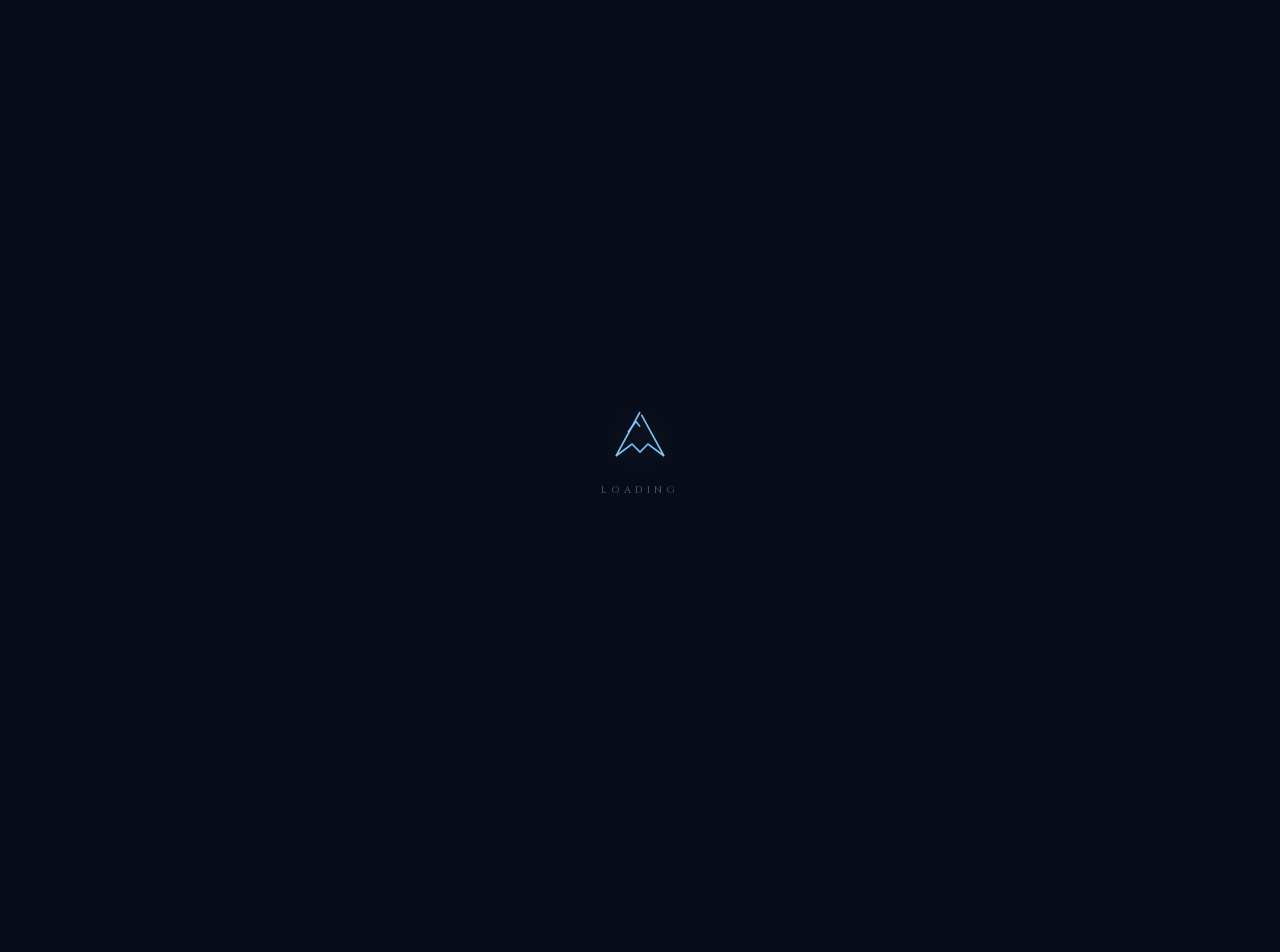
<file: mountains.html>
<!DOCTYPE html>
<html lang="zh-CN">
<head>
    <meta charset="UTF-8">
    <meta name="viewport" content="width=device-width, initial-scale=1.0">
    <title>雪山图鉴</title>
    <link href="data/fonts/fonts_local.css" rel="stylesheet">
    <script src="https://webapi.amap.com/maps?v=2.0&key=f66cdc07203c3075a2a2ae1ea67eea8e"></script>
    <style>
        :root{
            --ice:#7cc4f5;--ice-bright:#a8dcfa;--ice-faint:rgba(124,196,245,0.18);
            --gold:#d4a85a;--gold-bright:#f6c977;--gold-faint:rgba(212,168,90,0.18);
            --green:#48bb78;--green-faint:rgba(72,187,120,0.15);
            --dark:#080c18;--card:rgba(14,18,32,0.85);
        }
        *{margin:0;padding:0;box-sizing:border-box;}
        body{font-family:'Noto Sans SC',-apple-system,'PingFang SC',sans-serif;
            background:var(--dark);color:rgba(255,255,255,0.88);min-height:100vh;overflow-x:hidden;}

        .loading{position:fixed;inset:0;z-index:9999;display:flex;flex-direction:column;
            align-items:center;justify-content:center;background:var(--dark);transition:opacity .6s;}
        .loading.hide{opacity:0;pointer-events:none;}
        .load-mount svg{width:64px;height:64px;filter:drop-shadow(0 0 16px rgba(124,196,245,0.3));}
        .load-mount svg path{stroke:var(--ice);stroke-width:2;fill:none;stroke-dasharray:200;stroke-dashoffset:200;animation:draw 1.5s ease forwards;}
        .load-text{margin-top:10px;font-family:'Cinzel',serif;font-size:10px;letter-spacing:4px;color:rgba(124,196,245,0.4);animation:breathe 2s ease-in-out infinite;}
        @keyframes draw{to{stroke-dashoffset:0}}
        @keyframes breathe{0%,100%{opacity:.4}50%{opacity:1}}
        @keyframes shimmer{0%{background-position:-200% center}100%{background-position:200% center}}
        @keyframes fadeUp{from{opacity:0;transform:translateY(16px)}to{opacity:1;transform:translateY(0)}}
        @keyframes float{0%,100%{transform:translateY(0)}50%{transform:translateY(-3px)}}
        @keyframes pulse{0%,100%{box-shadow:0 0 0 0 var(--glow)}70%{box-shadow:0 0 0 6px transparent}}

        #snowCanvas{position:fixed;inset:0;z-index:1;pointer-events:none;}

        .nav{position:fixed;top:0;left:0;right:0;height:52px;z-index:100;
            background:linear-gradient(180deg,rgba(8,12,24,0.96),rgba(8,12,24,0.75));
            backdrop-filter:blur(24px) saturate(1.8);
            display:flex;align-items:center;justify-content:space-between;padding:0 20px;}
        .nav::after{content:'';position:absolute;bottom:0;left:0;right:0;height:1px;
            background:linear-gradient(90deg,transparent,rgba(124,196,245,0.12) 30%,rgba(124,196,245,0.12) 70%,transparent);}
        .nav-back{color:rgba(255,255,255,0.45);text-decoration:none;font-size:13px;display:flex;align-items:center;gap:4px;transition:color .2s;}
        .nav-back:hover{color:var(--ice);}
        .nav-back svg{width:16px;height:16px;fill:currentColor;}
        .nav-title{font-family:'Cinzel','Noto Sans SC',serif;font-size:15px;font-weight:700;letter-spacing:4px;
            background:linear-gradient(135deg,#fff 0%,var(--ice-bright) 40%,var(--ice) 60%,#fff 100%);
            background-size:200% auto;-webkit-background-clip:text;-webkit-text-fill-color:transparent;
            background-clip:text;animation:shimmer 4s linear infinite;}
        .nav-right{display:flex;align-items:center;gap:10px;}
        .nav-badge{background:linear-gradient(135deg,rgba(124,196,245,0.1),rgba(124,196,245,0.04));
            color:var(--ice);padding:3px 12px;border-radius:20px;font-size:11px;font-weight:600;
            border:1px solid rgba(124,196,245,0.12);}
        .nav-btn{background:none;border:1px solid rgba(255,255,255,0.08);color:rgba(255,255,255,0.4);
            padding:5px 14px;border-radius:8px;font-size:11px;cursor:pointer;transition:all .25s;letter-spacing:1px;}
        .nav-btn:hover{border-color:rgba(124,196,245,0.3);color:var(--ice);background:rgba(124,196,245,0.05);}
        .nav-btn.active{background:rgba(124,196,245,0.1);border-color:rgba(124,196,245,0.3);color:var(--ice);}

        .hero{position:relative;width:100%;height:240px;margin-top:52px;overflow:hidden;
            background:linear-gradient(135deg,#0a1020,#0e1830 50%,#0a1428);display:flex;align-items:center;justify-content:center;}
        .hero-map{position:absolute;inset:0;opacity:0.45;}
        .hero-overlay{position:absolute;inset:0;
            background:linear-gradient(180deg,rgba(8,12,24,0.3) 0%,rgba(8,12,24,0.1) 40%,rgba(8,12,24,0.7) 85%,var(--dark) 100%);}
        .hero-content{position:relative;z-index:2;text-align:center;}
        .hero-elev{font-family:'Cinzel',serif;font-size:52px;font-weight:700;line-height:1;
            background:linear-gradient(180deg,rgba(255,255,255,0.95),var(--ice));
            -webkit-background-clip:text;-webkit-text-fill-color:transparent;background-clip:text;
            filter:drop-shadow(0 2px 12px rgba(124,196,245,0.2));}
        .hero-label{font-size:12px;color:rgba(255,255,255,0.3);letter-spacing:3px;margin-top:4px;}
        .hero-stats{display:flex;gap:24px;margin-top:16px;justify-content:center;}
        .hero-stat{text-align:center;}
        .hero-stat-num{font-family:'Cinzel',serif;font-size:22px;font-weight:700;color:var(--ice);}
        .hero-stat-num.gold{color:var(--gold);}
        .hero-stat-num.green{color:var(--green);}
        .hero-stat-label{font-size:10px;color:rgba(255,255,255,0.25);letter-spacing:1px;margin-top:2px;}

        .filter-wrap{position:sticky;top:52px;z-index:50;
            background:linear-gradient(180deg,var(--dark),rgba(8,12,24,0.95) 80%,rgba(8,12,24,0));
            padding:12px 20px 16px;transition:all .3s;}
        .filter-bar{display:flex;gap:4px;flex-wrap:wrap;padding:8px 10px;
            background:linear-gradient(135deg,rgba(14,18,32,0.9),rgba(18,22,40,0.85));
            backdrop-filter:blur(16px);border-radius:14px;border:1px solid rgba(124,196,245,0.06);
            box-shadow:0 4px 24px rgba(0,0,0,0.2);
            transition:all .35s cubic-bezier(0.16,1,0.3,1);max-height:300px;overflow:hidden;}
        .filter-bar.collapsed{max-height:0;padding:0 10px;border-color:transparent;opacity:0;pointer-events:none;}
        .f-group{display:flex;align-items:center;gap:3px;flex-wrap:wrap;}
        .f-sep{width:1px;height:22px;background:linear-gradient(180deg,transparent,rgba(124,196,245,0.1),transparent);margin:0 6px;flex-shrink:0;}
        .f-tab{padding:4px 12px;border-radius:6px;font-size:11px;cursor:pointer;
            background:transparent;border:1px solid transparent;color:rgba(255,255,255,0.32);
            transition:all .2s;white-space:nowrap;}
        .f-tab:hover{color:rgba(255,255,255,0.65);background:rgba(255,255,255,0.03);}
        .f-tab.active{font-weight:600;background:var(--ice-faint);border-color:rgba(124,196,245,0.2);color:var(--ice);box-shadow:0 0 10px rgba(124,196,245,0.06);}
        .f-tab.g-f{color:#48bb78;} .f-tab.g-f.active{border-color:rgba(72,187,120,0.3);background:rgba(72,187,120,0.1);}
        .f-tab.g-pd{color:#4299e1;} .f-tab.g-pd.active{border-color:rgba(66,153,225,0.3);background:rgba(66,153,225,0.1);}
        .f-tab.g-ad{color:#ed8936;} .f-tab.g-ad.active{border-color:rgba(237,137,54,0.3);background:rgba(237,137,54,0.1);}
        .f-tab.g-d{color:#e53e3e;} .f-tab.g-d.active{border-color:rgba(229,62,62,0.3);background:rgba(229,62,62,0.1);}
        .f-tab.g-td{color:#9f7aea;} .f-tab.g-td.active{border-color:rgba(159,122,234,0.3);background:rgba(159,122,234,0.1);}
        .f-tab.g-ban{color:#718096;} .f-tab.g-ban.active{border-color:rgba(113,128,150,0.3);background:rgba(113,128,150,0.1);}

        .grid{display:grid;grid-template-columns:repeat(auto-fill,minmax(260px,1fr));gap:16px;
            padding:0 20px 40px;max-width:1400px;margin:0 auto;position:relative;z-index:2;}
        .grid-empty{grid-column:1/-1;text-align:center;padding:60px 0;color:rgba(255,255,255,0.2);font-size:14px;}

        .card{position:relative;border-radius:16px;overflow:hidden;cursor:pointer;
            background:var(--card);border:1px solid rgba(124,196,245,0.05);
            transition:all .35s cubic-bezier(0.16,1,0.3,1);animation:fadeUp .4s ease both;--glow:rgba(124,196,245,0.15);}
        .card:hover{transform:translateY(-6px) scale(1.02);border-color:rgba(124,196,245,0.12);
            box-shadow:0 16px 48px rgba(0,0,0,0.3),0 0 24px var(--glow);}
        .card-cover{width:100%;height:160px;position:relative;overflow:hidden;
            background:linear-gradient(135deg,rgba(12,16,30,1),rgba(16,22,44,1));}
        .card-cover img{width:100%;height:100%;object-fit:cover;transition:transform .4s;}
        .card:hover .card-cover img{transform:scale(1.08);}
        .card-cover-ph{position:absolute;inset:0;display:flex;align-items:center;justify-content:center;}
        .card-cover-ph svg{width:56px;height:56px;opacity:0.06;}
        .card-cover-grad{position:absolute;bottom:0;left:0;right:0;height:60px;background:linear-gradient(transparent,var(--card));}
        .card-elev{position:absolute;top:10px;right:12px;font-family:'Cinzel',serif;font-size:20px;
            font-weight:700;color:#fff;text-shadow:0 2px 8px rgba(0,0,0,0.6);z-index:2;}
        .card-elev small{font-size:11px;opacity:0.5;}

        .card-badge{position:absolute;top:10px;left:12px;z-index:2;padding:2px 8px;border-radius:6px;
            font-size:10px;font-weight:600;backdrop-filter:blur(8px);}
        .card-badge-visited{background:rgba(212,168,90,0.2);color:var(--gold);border:1px solid rgba(212,168,90,0.25);}
        .card-badge-seen{background:rgba(72,187,120,0.15);color:var(--green);border:1px solid rgba(72,187,120,0.2);}

        .card-body{padding:14px 16px 16px;}
        .card-name{font-size:16px;font-weight:700;line-height:1.3;}
        .card-name-en{font-family:'Cinzel',serif;font-size:10px;color:rgba(255,255,255,0.2);margin-top:2px;
            letter-spacing:.5px;white-space:nowrap;overflow:hidden;text-overflow:ellipsis;}
        .card-tags{display:flex;flex-wrap:wrap;gap:5px;margin-top:10px;}
        .card-tag{padding:2px 8px;border-radius:5px;font-size:10px;
            border:1px solid rgba(255,255,255,0.05);background:rgba(255,255,255,0.02);color:rgba(255,255,255,0.35);}
        .card-tag-type{color:var(--ice);border-color:rgba(124,196,245,0.12);}
        .card-tag-diff{font-weight:700;}
        .card-range{font-size:10px;color:rgba(255,255,255,0.18);margin-top:8px;}
        .card-diff-bar{height:3px;border-radius:1.5px;background:rgba(255,255,255,0.04);margin-top:10px;overflow:hidden;}
        .card-diff-fill{height:100%;border-radius:1.5px;}

        /* MODAL */
        .modal-overlay{position:fixed;inset:0;z-index:200;background:rgba(0,0,0,0.7);backdrop-filter:blur(8px);
            display:none;align-items:center;justify-content:center;padding:20px;opacity:0;transition:opacity .3s;}
        .modal-overlay.open{display:flex;opacity:1;}
        .modal-ring-wrap{position:relative;width:100%;max-width:540px;}
        .modal-ring-wrap::before{content:'';position:absolute;inset:-3px;border-radius:23px;padding:3px;
            background:conic-gradient(from var(--ring-angle,0deg),transparent 0%,var(--ring-color,#7cc4f5) 10%,transparent 22%,transparent 50%,var(--ring-color,#7cc4f5) 60%,transparent 72%);
            -webkit-mask:linear-gradient(#fff 0 0) content-box,linear-gradient(#fff 0 0);
            -webkit-mask-composite:xor;mask-composite:exclude;
            animation:modalRingRotate 3s linear infinite;opacity:0;
            transition:opacity .5s .3s;pointer-events:none;}
        .modal-overlay.open .modal-ring-wrap::before{opacity:1;}
        .modal-ring-wrap::after{content:'';position:absolute;inset:-6px;border-radius:26px;padding:6px;
            background:conic-gradient(from var(--ring-angle,0deg),transparent 0%,var(--ring-color,#7cc4f5) 10%,transparent 22%,transparent 50%,var(--ring-color,#7cc4f5) 60%,transparent 72%);
            -webkit-mask:linear-gradient(#fff 0 0) content-box,linear-gradient(#fff 0 0);
            -webkit-mask-composite:xor;mask-composite:exclude;
            animation:modalRingRotate 3s linear infinite;opacity:0;
            transition:opacity .5s .5s;filter:blur(8px);pointer-events:none;}
        .modal-overlay.open .modal-ring-wrap::after{opacity:0.4;}
        .modal{width:100%;max-height:calc(100vh - 40px);
            background:linear-gradient(180deg,rgba(12,16,30,0.98),rgba(10,14,26,0.98));
            border:1px solid rgba(124,196,245,0.08);border-radius:20px;overflow:hidden;
            box-shadow:0 24px 80px rgba(0,0,0,0.5),0 0 40px rgba(124,196,245,0.05);
            display:flex;flex-direction:column;transform:scale(0.95);transition:transform .3s cubic-bezier(0.16,1,0.3,1);}
        .modal-overlay.open .modal{transform:scale(1);}
        .modal-scroll{flex:1;overflow-y:auto;scrollbar-width:thin;scrollbar-color:rgba(124,196,245,0.12) transparent;}
        .modal-scroll::-webkit-scrollbar{width:3px;} .modal-scroll::-webkit-scrollbar-thumb{background:rgba(124,196,245,0.12);border-radius:2px;}

        .modal-cover{width:100%;height:240px;position:relative;overflow:hidden;
            background:linear-gradient(135deg,rgba(12,16,30,1),rgba(18,24,48,1));}
        .modal-cover img{width:100%;height:100%;object-fit:cover;}
        .modal-cover-ph{position:absolute;inset:0;display:flex;align-items:center;justify-content:center;}
        .modal-cover-ph svg{width:80px;height:80px;opacity:0.06;}
        .modal-cover-grad{position:absolute;bottom:0;left:0;right:0;height:100px;
            background:linear-gradient(transparent,rgba(12,16,30,0.98));}
        .modal-cover-elev{position:absolute;bottom:14px;left:20px;z-index:2;
            font-family:'Cinzel',serif;font-size:44px;font-weight:700;line-height:1;
            background:linear-gradient(180deg,#fff,var(--ice));-webkit-background-clip:text;-webkit-text-fill-color:transparent;
            background-clip:text;filter:drop-shadow(0 2px 8px rgba(0,0,0,0.5));}
        .modal-cover-elev small{font-size:18px;-webkit-text-fill-color:rgba(124,196,245,0.4);}
        .modal-close{position:absolute;top:12px;right:12px;width:34px;height:34px;border-radius:10px;
            background:rgba(0,0,0,0.4);backdrop-filter:blur(8px);border:1px solid rgba(255,255,255,0.08);
            color:rgba(255,255,255,0.5);font-size:18px;cursor:pointer;z-index:2;
            display:flex;align-items:center;justify-content:center;transition:all .2s;}
        .modal-close:hover{color:#fff;background:rgba(255,255,255,0.1);}

        .modal-body{padding:0 20px 24px;}
        .modal-name{font-size:24px;font-weight:700;line-height:1.3;margin-top:14px;}
        .modal-name-en{font-family:'Cinzel',serif;font-size:12px;color:rgba(255,255,255,0.22);margin-top:2px;letter-spacing:1px;}
        .modal-diff-bar{height:4px;border-radius:2px;background:rgba(255,255,255,0.04);margin:12px 0 0;overflow:hidden;}
        .modal-diff-fill{height:100%;border-radius:2px;}
        .modal-tags{display:flex;flex-wrap:wrap;gap:6px;margin:12px 0 16px;}
        .modal-tag{padding:4px 12px;border-radius:8px;font-size:12px;font-weight:500;
            border:1px solid rgba(255,255,255,0.05);background:rgba(255,255,255,0.02);transition:background .2s;}
        .modal-tag:hover{background:rgba(255,255,255,0.05);}
        .modal-tag-type{color:var(--ice);border-color:rgba(124,196,245,0.12);}
        .modal-tag-diff{font-weight:700;}

        .modal-grid{display:grid;grid-template-columns:1fr 1fr;gap:8px;margin-bottom:16px;}
        .modal-cell{background:linear-gradient(135deg,rgba(124,196,245,0.03),rgba(124,196,245,0.01));
            border-radius:10px;padding:11px 14px;border:1px solid rgba(124,196,245,0.03);transition:all .2s;}
        .modal-cell:hover{border-color:rgba(124,196,245,0.08);background:rgba(124,196,245,0.05);}
        .modal-cell-label{font-size:10px;color:rgba(255,255,255,0.22);text-transform:uppercase;letter-spacing:1.5px;margin-bottom:3px;}
        .modal-cell-value{font-size:13px;font-weight:600;}

        .modal-sec{font-size:12px;font-weight:600;color:rgba(255,255,255,0.35);margin:18px 0 8px;
            display:flex;align-items:center;gap:8px;letter-spacing:1px;}
        .modal-sec::after{content:'';flex:1;height:1px;background:linear-gradient(90deg,rgba(124,196,245,0.08),transparent);}

        /* VIEWPOINT LIST */
        .modal-vp{display:flex;flex-direction:column;gap:5px;}
        .modal-vp-item{background:linear-gradient(135deg,rgba(124,196,245,0.03),rgba(124,196,245,0.01));
            border:1px solid rgba(124,196,245,0.03);border-radius:10px;overflow:hidden;transition:all .2s;}
        .modal-vp-item:hover{border-color:rgba(124,196,245,0.1);}
        .modal-vp-item.vp-visited{border-color:rgba(72,187,120,0.12);background:linear-gradient(135deg,rgba(72,187,120,0.04),rgba(72,187,120,0.01));}
        .modal-vp-header{display:flex;justify-content:space-between;align-items:center;
            padding:10px 14px;cursor:pointer;transition:background .2s;}
        .modal-vp-header:hover{background:rgba(124,196,245,0.05);}
        .modal-vp-name{display:flex;align-items:center;gap:8px;font-size:12px;}
        .modal-vp-dot{width:6px;height:6px;border-radius:50%;background:rgba(255,255,255,0.2);box-shadow:0 0 4px rgba(255,255,255,0.1);flex-shrink:0;}
        .modal-vp-dot.visited{background:var(--green);box-shadow:0 0 6px rgba(72,187,120,0.4);}
        .modal-vp-badge{font-size:9px;padding:1px 6px;border-radius:4px;font-weight:600;}
        .modal-vp-badge-visited{background:rgba(72,187,120,0.12);color:var(--green);border:1px solid rgba(72,187,120,0.15);}
        .modal-vp-right{display:flex;align-items:center;gap:8px;}
        .modal-vp-coord{color:rgba(255,255,255,0.18);font-family:monospace;font-size:10px;}
        .modal-vp-arrow{color:rgba(255,255,255,0.15);font-size:12px;transition:transform .2s;}
        .modal-vp-item.expanded .modal-vp-arrow{transform:rotate(90deg);}

        /* VIEWPOINT DETAIL (expandable) */
        .modal-vp-detail{max-height:0;overflow:hidden;transition:max-height .3s ease;}
        .modal-vp-item.expanded .modal-vp-detail{max-height:400px;}
        .modal-vp-detail-inner{padding:0 14px 14px;border-top:1px solid rgba(124,196,245,0.04);}
        .vp-info-row{display:flex;align-items:flex-start;gap:8px;margin-top:10px;font-size:12px;}
        .vp-info-icon{flex-shrink:0;width:18px;text-align:center;color:rgba(255,255,255,0.3);font-size:11px;margin-top:1px;}
        .vp-info-text{color:rgba(255,255,255,0.6);line-height:1.5;}
        .vp-info-label{color:rgba(255,255,255,0.25);font-size:10px;margin-bottom:2px;}
        .vp-dist{display:inline-flex;align-items:center;gap:4px;padding:3px 10px;border-radius:6px;
            background:rgba(124,196,245,0.06);border:1px solid rgba(124,196,245,0.08);
            font-size:11px;color:var(--ice);font-family:'Cinzel',serif;margin-top:8px;}
        .vp-minimap{height:140px;border-radius:8px;overflow:hidden;margin-top:10px;
            border:1px solid rgba(124,196,245,0.06);}
        .vp-no-route{color:rgba(255,255,255,0.2);font-size:11px;font-style:italic;margin-top:8px;}

        .modal-wiki-link{display:inline-flex;align-items:center;gap:4px;margin-top:14px;padding:6px 14px;
            border-radius:8px;background:rgba(124,196,245,0.06);border:1px solid rgba(124,196,245,0.1);
            color:var(--ice);font-size:11px;font-weight:600;text-decoration:none;transition:all .2s;}
        .modal-wiki-link:hover{background:rgba(124,196,245,0.12);border-color:rgba(124,196,245,0.2);}
        .modal-minimap{height:200px;border-radius:12px;overflow:hidden;margin-top:18px;
            border:1px solid rgba(124,196,245,0.06);box-shadow:0 4px 16px rgba(0,0,0,0.15);}

        @property --ring-angle{syntax:'<angle>';initial-value:0deg;inherits:false;}
        @keyframes modalRingRotate{to{--ring-angle:360deg;}}

        @media(max-width:640px){
            .grid{grid-template-columns:repeat(auto-fill,minmax(180px,1fr));gap:10px;padding:0 12px 30px;}
            .card-cover{height:120px;}
            .hero{height:180px;}
            .hero-elev{font-size:36px;}
            .modal{max-width:100%;border-radius:16px;}
            .modal-cover{height:180px;}
        }
    </style>
</head>
<body>
    <div class="loading" id="loading">
        <div class="load-mount"><svg viewBox="0 0 80 80"><path d="M40 10 L10 65 L30 50 L40 60 L50 50 L70 65 Z"/><path d="M25 35 L35 22 L40 28"/></svg></div>
        <div class="load-text">LOADING</div>
    </div>

    <nav class="nav">
        <a class="nav-back" href="index.html">
            <svg viewBox="0 0 24 24"><path d="M15.41 7.41L14 6l-6 6 6 6 1.41-1.41L10.83 12z"/></svg>首页
        </a>
        <span class="nav-title">雪 山 图 鉴</span>
        <div class="nav-right">
            <a class="nav-link" href="mountain_map.html" style="text-decoration:none;color:rgba(255,255,255,0.4);font-size:11px;padding:3px 10px;border-radius:6px;border:1px solid rgba(124,196,245,0.08);transition:all .2s;display:flex;align-items:center;gap:3px;">
                <svg width="13" height="13" viewBox="0 0 24 24" fill="currentColor"><path d="M20.5 3l-.16.03L15 5.1 9 3 3.36 4.9c-.21.07-.36.25-.36.48V20.5c0 .28.22.5.5.5l.16-.03L9 18.9l6 2.1 5.64-1.9c.21-.07.36-.25.36-.48V3.5c0-.28-.22-.5-.5-.5zM15 19l-6-2.11V5l6 2.11V19z"/></svg>
                地图
            </a>
            <span class="nav-badge" id="navBadge">0</span>
            <button class="nav-btn" id="toggleFilter">筛选</button>
        </div>
    </nav>

    <canvas id="snowCanvas"></canvas>

    <div class="hero">
        <div class="hero-map" id="heroMap"></div>
        <div class="hero-overlay"></div>
        <div class="hero-content">
            <div class="hero-elev" id="heroElev">178</div>
            <div class="hero-label">PEAKS WORLDWIDE</div>
            <div class="hero-stats" id="heroStats"></div>
        </div>
    </div>

    <div class="filter-wrap">
        <div class="filter-bar" id="filterBar"></div>
    </div>

    <div class="grid" id="grid"></div>

    <div class="modal-overlay" id="modalOverlay">
        <div class="modal-ring-wrap">
            <div class="modal">
                <div class="modal-scroll" id="modalScroll"></div>
            </div>
        </div>
    </div>

    <script>
    (function(){
        var heroMap, modalMap = null;
        var vpMiniMaps = {};
        var allData = [], travelData = [];
        var activeType='all', activeDiff='all', activeRange='all', activeRegion='all';
        var filterVisible = true;

        // Snow
        var snowCanvas = document.getElementById('snowCanvas');
        var snowCtx = snowCanvas.getContext('2d');
        var flakes = [];
        function initSnow(){
            resizeSnow();
            for(var i=0;i<50;i++) flakes.push({x:Math.random()*snowCanvas.width,y:Math.random()*snowCanvas.height,
                r:Math.random()*2+0.5,vx:Math.random()*0.5-0.25,vy:Math.random()*0.7+0.2,o:Math.random()*0.3+0.08});
            animSnow();
        }
        function resizeSnow(){snowCanvas.width=window.innerWidth;snowCanvas.height=window.innerHeight;}
        function animSnow(){
            snowCtx.clearRect(0,0,snowCanvas.width,snowCanvas.height);
            for(var i=0;i<flakes.length;i++){var f=flakes[i];snowCtx.beginPath();snowCtx.arc(f.x,f.y,f.r,0,Math.PI*2);
                snowCtx.fillStyle='rgba(200,220,255,'+f.o+')';snowCtx.fill();
                f.x+=f.vx+Math.sin(Date.now()*0.001+i)*0.12;f.y+=f.vy;
                if(f.y>snowCanvas.height+5){f.y=-5;f.x=Math.random()*snowCanvas.width;}}
            requestAnimationFrame(animSnow);
        }
        window.addEventListener('resize',resizeSnow);

        Promise.all([
            fetch('data/mountains_global.json').then(function(r){return r.json();}),
            fetch('data/travel.json').then(function(r){return r.json();})
        ]).then(function(res){
            allData=res[0]; travelData=res[1]; init();
        });

        function init(){
            matchVisited();
            initHeroMap();
            initSnow();
            renderFilters();
            renderHero();
            applyFilters();
            bindEvents();
            setTimeout(function(){document.getElementById('loading').classList.add('hide');},400);
        }

        function matchVisited(){
            var spots=[];
            travelData.forEach(function(c){(c.spots||[]).forEach(function(s){
                spots.push({title:s.title,location:s.location||'',city:c.city});
            });});

            allData.forEach(function(m){
                m.visited=false; m.seen=false;
                // Match mountain itself
                var mKeys=m.matchKeys||[];
                for(var i=0;i<spots.length;i++){
                    var hay=spots[i].title+'|'+spots[i].location+'|'+spots[i].city;
                    for(var j=0;j<mKeys.length;j++){
                        if(hay.indexOf(mKeys[j])!==-1){m.visited=true;break;}
                    }
                    if(m.visited) break;
                }

                // Match viewpoints
                var vps=m.viewpoints||[];
                vps.forEach(function(v){
                    v.visited=false;
                    var vKeys=v.matchKeys||[v.name];
                    for(var i=0;i<spots.length;i++){
                        var hay=spots[i].title+'|'+spots[i].location+'|'+spots[i].city;
                        for(var j=0;j<vKeys.length;j++){
                            if(hay.indexOf(vKeys[j])!==-1){v.visited=true;break;}
                        }
                        if(v.visited) break;
                        // Reverse match: spot title in viewpoint name
                        if(v.name.indexOf(spots[i].title)!==-1 && spots[i].title.length>=2){
                            v.visited=true;break;
                        }
                    }
                    if(v.visited) m.seen=true;
                });
            });

            var vc=allData.filter(function(m){return m.visited;}).length;
            var sc=allData.filter(function(m){return m.seen&&!m.visited;}).length;
            document.getElementById('navBadge').textContent=vc+'/'+allData.length;
        }

        function initHeroMap(){
            heroMap=new AMap.Map('heroMap',{zoom:3,center:[90,30],mapStyle:'amap://styles/darkblue',
                pitch:50,viewMode:'3D',rotation:-20,zooms:[2,18],dragEnable:false,zoomEnable:false,
                rotateEnable:false,pitchEnable:false,keyboardEnable:false});
        }

        function renderHero(){
            var total=allData.length;
            var visited=allData.filter(function(m){return m.visited;}).length;
            var seen=allData.filter(function(m){return m.seen&&!m.visited;}).length;
            var e8k=allData.filter(function(m){return m.elevation>=8000;}).length;
            var ranges={};allData.forEach(function(m){ranges[m.range]=true;});
            document.getElementById('heroElev').textContent=total;
            var html='';
            html+='<div class="hero-stat"><div class="hero-stat-num gold">'+visited+'</div><div class="hero-stat-label">到过</div></div>';
            html+='<div class="hero-stat"><div class="hero-stat-num green">'+seen+'</div><div class="hero-stat-label">看过</div></div>';
            html+='<div class="hero-stat"><div class="hero-stat-num">'+e8k+'</div><div class="hero-stat-label">8000m+</div></div>';
            html+='<div class="hero-stat"><div class="hero-stat-num">'+Object.keys(ranges).length+'</div><div class="hero-stat-label">山脉</div></div>';
            document.getElementById('heroStats').innerHTML=html;
        }

        function renderFilters(){
            var html='';
            html+='<div class="f-group">';
            [{k:'all',l:'全部'},{k:'极高峰',l:'极高峰'},{k:'高峰',l:'高峰'},{k:'著名雪山',l:'著名'},{k:'经典雪山',l:'经典'},{k:'火山雪峰',l:'火山'}].forEach(function(t){
                html+='<span class="f-tab'+(activeType===t.k?' active':'')+'" data-g="type" data-f="'+t.k+'">'+t.l+'</span>';
            });
            html+='</div><div class="f-sep"></div>';

            html+='<div class="f-group">';
            [{k:'all',l:'全部',c:''},{k:'f',l:'F',c:'g-f'},{k:'pd',l:'PD',c:'g-pd'},{k:'ad',l:'AD',c:'g-ad'},
             {k:'d',l:'D',c:'g-d'},{k:'td',l:'TD+',c:'g-td'},{k:'ban',l:'禁登',c:'g-ban'}].forEach(function(d){
                html+='<span class="f-tab'+(activeDiff===d.k?' active':'')+(d.c?' '+d.c:'')+'" data-g="diff" data-f="'+d.k+'">'+d.l+'</span>';
            });
            html+='</div><div class="f-sep"></div>';

            var rc={};allData.forEach(function(m){rc[m.range]=(rc[m.range]||0)+1;});
            var topR=Object.keys(rc).sort(function(a,b){return rc[b]-rc[a];}).slice(0,8);
            html+='<div class="f-group"><span class="f-tab'+(activeRange==='all'?' active':'')+'" data-g="range" data-f="all">全部</span>';
            topR.forEach(function(r){html+='<span class="f-tab'+(activeRange==='rng_'+r?' active':'')+'" data-g="range" data-f="rng_'+r+'">'+r.replace('山脉','').replace('高原','')+'</span>';});
            html+='</div><div class="f-sep"></div>';

            var cc={};allData.forEach(function(m){m.country.split('/').forEach(function(c){cc[c]=(cc[c]||0)+1;});});
            var topC=Object.keys(cc).sort(function(a,b){return cc[b]-cc[a];}).slice(0,8);
            html+='<div class="f-group"><span class="f-tab'+(activeRegion==='all'?' active':'')+'" data-g="region" data-f="all">全部</span>';
            topC.forEach(function(c){html+='<span class="f-tab'+(activeRegion==='c_'+c?' active':'')+'" data-g="region" data-f="c_'+c+'">'+c+'</span>';});
            html+='</div>';
            document.getElementById('filterBar').innerHTML=html;
        }

        function applyFilters(){
            var filtered=allData.filter(function(m){
                if(activeType!=='all'&&m.type!==activeType) return false;
                if(activeDiff!=='all'&&getDiffGroup(m.difficulty)!==activeDiff) return false;
                if(activeRange!=='all'&&m.range!==activeRange.replace('rng_','')) return false;
                if(activeRegion!=='all'){
                    if(activeRegion.indexOf('r_')===0){if(m.region!==activeRegion.substring(2))return false;}
                    else if(activeRegion.indexOf('c_')===0){if(m.country.indexOf(activeRegion.substring(2))===-1)return false;}
                }
                return true;
            });
            filtered.sort(function(a,b){
                if(a.visited!==b.visited) return a.visited?-1:1;
                if(a.seen!==b.seen) return a.seen?-1:1;
                return b.elevation-a.elevation;
            });

            var html='';
            if(filtered.length===0) html='<div class="grid-empty">没有匹配的雪山</div>';
            filtered.forEach(function(m,i){
                var color=getDiffColor(m.difficulty);
                var glowColor=m.visited?'rgba(212,168,90,0.15)':(m.seen?'rgba(72,187,120,0.12)':color+'22');
                var mtHasImg={1:1,2:1,19:1,30:1,42:1,50:1,76:1,78:1,85:1,91:1};
                html+='<div class="card" data-id="'+m.id+'" style="animation-delay:'+(i*0.03)+'s;--glow:'+glowColor+';">';
                html+='<div class="card-cover">';
                if(mtHasImg[m.id]) html+='<img src="data/mountain_images/'+m.id+'.webp" style="position:absolute;inset:0;width:100%;height:100%;object-fit:cover;z-index:1;" loading="lazy">';
                html+='<div class="card-cover-ph"><svg viewBox="0 0 60 60"><polygon points="30,6 6,52 54,52" fill="none" stroke="rgba(124,196,245,0.1)" stroke-width="1.5" stroke-linejoin="round"/></svg></div>';
                html+='<div class="card-cover-grad"></div>';
                html+='<div class="card-elev">'+m.elevation+'<small>m</small></div>';
                if(m.visited) html+='<div class="card-badge card-badge-visited">★ 到过</div>';
                else if(m.seen) html+='<div class="card-badge card-badge-seen">👁 看过</div>';
                html+='</div>';
                html+='<div class="card-body">';
                html+='<div class="card-name">'+m.name+'</div>';
                html+='<div class="card-name-en">'+m.nameEn+'</div>';
                html+='<div class="card-tags">';
                html+='<span class="card-tag card-tag-type">'+m.type+'</span>';
                if(m.difficulty) html+='<span class="card-tag card-tag-diff" style="color:'+color+';border-color:'+color+'18;">'+m.difficulty+'</span>';
                html+='<span class="card-tag">'+m.country.split('/')[0]+'</span>';
                html+='</div>';
                html+='<div class="card-range">'+m.range+'</div>';
                if(m.difficulty&&m.difficulty!=='禁登'){
                    html+='<div class="card-diff-bar"><div class="card-diff-fill" style="width:'+getDiffValue(m.difficulty)+'%;background:linear-gradient(90deg,'+color+','+color+'66);box-shadow:0 0 6px '+color+'44;"></div></div>';
                }
                html+='</div></div>';
            });
            document.getElementById('grid').innerHTML=html;
        }

        // ---- Modal ----
        function openModal(m){
            // Destroy any leftover vp minimaps
            Object.keys(vpMiniMaps).forEach(function(k){vpMiniMaps[k].destroy();});
            vpMiniMaps={};

            var html='';
            html+='<button class="modal-close" id="modalClose">&times;</button>';
            html+='<div class="modal-cover">';
            var mtHasImg2={1:1,2:1,19:1,30:1,42:1,50:1,76:1,78:1,85:1,91:1};
            if(mtHasImg2[m.id]) html+='<img src="data/mountain_images/'+m.id+'.webp" style="position:absolute;inset:0;width:100%;height:100%;object-fit:cover;z-index:1;">';
            html+='<div class="modal-cover-ph"><svg viewBox="0 0 80 80"><polygon points="40,8 8,68 72,68" fill="none" stroke="rgba(124,196,245,0.12)" stroke-width="2" stroke-linejoin="round"/></svg></div>';
            html+='<div class="modal-cover-grad"></div>';
            html+='<div class="modal-cover-elev">'+m.elevation+'<small>m</small></div>';
            html+='</div>';

            html+='<div class="modal-body">';
            html+='<div class="modal-name">'+m.name;
            if(m.visited) html+=' <span style="color:var(--gold);font-size:18px;filter:drop-shadow(0 0 4px rgba(212,168,90,0.4));animation:float 3s ease-in-out infinite;display:inline-block;">★</span>';
            else if(m.seen) html+=' <span style="color:var(--green);font-size:16px;filter:drop-shadow(0 0 4px rgba(72,187,120,0.3));">👁</span>';
            html+='</div>';
            html+='<div class="modal-name-en">'+m.nameEn+'</div>';

            if(m.difficulty&&m.difficulty!=='禁登'){
                var dc=getDiffColor(m.difficulty);
                html+='<div class="modal-diff-bar"><div class="modal-diff-fill" style="width:'+getDiffValue(m.difficulty)+'%;background:linear-gradient(90deg,'+dc+','+dc+'88);box-shadow:0 0 8px '+dc+'44;"></div></div>';
            }

            html+='<div class="modal-tags">';
            html+='<span class="modal-tag modal-tag-type">'+m.type+'</span>';
            if(m.difficulty){
                var dc2=getDiffColor(m.difficulty);
                html+='<span class="modal-tag modal-tag-diff" style="color:'+dc2+';border-color:'+dc2+'18;background:'+dc2+'0a;">'+m.difficulty+(m.difficulty!=='禁登'?' · '+getDiffLabel(m.difficulty):'')+'</span>';
            }
            html+='<span class="modal-tag" style="color:rgba(255,255,255,0.35)">'+m.region+'</span>';
            if(m.visited) html+='<span class="modal-tag" style="color:var(--gold);border-color:rgba(212,168,90,0.12);background:rgba(212,168,90,0.05)">到过</span>';
            else if(m.seen) html+='<span class="modal-tag" style="color:var(--green);border-color:rgba(72,187,120,0.12);background:rgba(72,187,120,0.05)">看过</span>';
            html+='</div>';

            html+='<div class="modal-grid">';
            html+=mcell('国家',m.country)+mcell('山脉',m.range);
            if(m.firstAscent) html+=mcell('首登',m.firstAscent+'年');
            else if(m.difficulty==='禁登') html+=mcell('状态','<span style="color:#718096">禁止攀登</span>');
            html+=mcell('坐标','<span style="font-family:monospace;font-size:11px;color:rgba(255,255,255,0.45)">'+m.lat.toFixed(3)+'° '+m.lng.toFixed(3)+'°</span>');
            html+='</div>';

            // Viewpoints
            var vps=m.viewpoints||[];
            if(vps.length>0){
                var visitedVps=vps.filter(function(v){return v.visited;}).length;
                html+='<div class="modal-sec">观赏点 ('+vps.length+')'+(visitedVps>0?' · <span style="color:var(--green)">'+visitedVps+' 到过</span>':'')+'</div>';
                html+='<div class="modal-vp">';
                vps.forEach(function(v,i){
                    var dist=calcDistance(m.lat,m.lng,v.lat,v.lng);
                    html+='<div class="modal-vp-item'+(v.visited?' vp-visited':'')+'" data-vp="'+i+'">';
                    html+='<div class="modal-vp-header">';
                    html+='<span class="modal-vp-name">';
                    html+='<span class="modal-vp-dot'+(v.visited?' visited':'')+'"></span>';
                    html+=v.name;
                    if(v.visited) html+=' <span class="modal-vp-badge modal-vp-badge-visited">到过</span>';
                    html+='</span>';
                    html+='<span class="modal-vp-right">';
                    html+='<span class="modal-vp-coord">'+dist+'km</span>';
                    html+='<span class="modal-vp-arrow">›</span>';
                    html+='</span>';
                    html+='</div>';
                    // Expandable detail
                    html+='<div class="modal-vp-detail">';
                    html+='<div class="modal-vp-detail-inner">';
                    html+='<div class="vp-dist">📐 距山峰 '+dist+' km</div>';
                    if(v.route){
                        html+='<div class="vp-info-row"><span class="vp-info-icon">🚗</span>';
                        html+='<div><div class="vp-info-label">到达路线</div><div class="vp-info-text">'+v.route+'</div></div></div>';
                    } else {
                        html+='<div class="vp-no-route">暂无路线数据</div>';
                    }
                    html+='<div class="vp-info-row"><span class="vp-info-icon">📍</span>';
                    html+='<div><div class="vp-info-label">坐标</div><div class="vp-info-text" style="font-family:monospace;font-size:11px;">'+v.lat.toFixed(4)+'°, '+v.lng.toFixed(4)+'°</div></div></div>';
                    html+='<div class="vp-minimap" id="vpMap_'+i+'"></div>';
                    html+='</div></div>';
                    html+='</div>';
                });
                html+='</div>';
            }

            // Main minimap
            html+='<a class="modal-wiki-link" href="https://en.wikipedia.org/wiki/'+encodeURIComponent(m.nameEn.replace(/ /g,'_'))+'" target="_blank" rel="noopener">📖 Wikipedia</a>';
            html+='<div class="modal-minimap" id="modalMinimap"></div>';
            html+='</div>';

            document.getElementById('modalScroll').innerHTML=html;
            var overlay=document.getElementById('modalOverlay');
            var ringWrap=overlay.querySelector('.modal-ring-wrap');
            if(ringWrap) ringWrap.style.setProperty('--ring-color',getElevColor(m.elevation));
            overlay.classList.add('open');
            overlay.style.display='flex';
            requestAnimationFrame(function(){overlay.style.opacity='1';});

            document.getElementById('modalClose').addEventListener('click',closeModal);
            overlay.addEventListener('click',function(e){if(e.target===overlay||e.target.classList.contains('modal-ring-wrap')) closeModal();});

            // VP header click → expand/collapse + init minimap
            var vpItems=document.querySelectorAll('.modal-vp-item');
            vpItems.forEach(function(el){
                el.querySelector('.modal-vp-header').addEventListener('click',function(){
                    var wasExpanded=el.classList.contains('expanded');
                    // Collapse all
                    vpItems.forEach(function(item){item.classList.remove('expanded');});
                    if(!wasExpanded){
                        el.classList.add('expanded');
                        var idx=parseInt(el.getAttribute('data-vp'));
                        var v=vps[idx];
                        initVpMinimap(idx,m,v);
                    }
                });
            });

            // Main minimap
            setTimeout(function(){
                if(modalMap){modalMap.destroy();modalMap=null;}
                var el=document.getElementById('modalMinimap');
                if(!el) return;
                modalMap=new AMap.Map('modalMinimap',{
                    zoom:vps.length>0?7:9,center:[m.lng,m.lat],
                    mapStyle:'amap://styles/darkblue',pitch:35,viewMode:'3D'
                });
                var dc3=getDiffColor(m.difficulty);
                var pkSvg='<svg width="18" height="18" viewBox="0 0 24 24" style="filter:drop-shadow(0 0 6px '+dc3+');"><polygon points="12,2 2,22 22,22" fill="'+dc3+'" fill-opacity="0.8" stroke="#fff" stroke-width="1.5" stroke-linejoin="round"/></svg>';
                new AMap.Marker({position:[m.lng,m.lat],content:pkSvg,offset:new AMap.Pixel(-9,-9)}).setMap(modalMap);
                new AMap.Text({text:m.name+' '+m.elevation+'m',position:[m.lng,m.lat],offset:new AMap.Pixel(12,-9),
                    style:{'font-size':'11px',color:'#fff',background:'rgba(10,14,26,0.8)',padding:'3px 8px','border-radius':'6px',border:'1px solid rgba(124,196,245,0.12)'}}).setMap(modalMap);

                vps.forEach(function(v){
                    var vpColor=v.visited?'#48bb78':'#f6c977';
                    new AMap.Marker({position:[v.lng,v.lat],
                        content:'<div style="width:7px;height:7px;border-radius:50%;background:'+vpColor+';border:1.5px solid #fff;box-shadow:0 0 6px '+vpColor+';"></div>',
                        offset:new AMap.Pixel(-3.5,-3.5)}).setMap(modalMap);
                    new AMap.Text({text:v.name+(v.visited?' ✓':''),position:[v.lng,v.lat],offset:new AMap.Pixel(7,-7),
                        style:{'font-size':'10px',color:vpColor,background:'none',border:'none','text-shadow':'0 1px 4px rgba(0,0,0,0.8)'}}).setMap(modalMap);
                });
                if(vps.length>0){
                    var bounds=new AMap.Bounds([m.lng,m.lat],[m.lng,m.lat]);
                    vps.forEach(function(v){bounds.extend(new AMap.LngLat(v.lng,v.lat));});
                    modalMap.setBounds(bounds,false,[50,50,50,50]);
                }
            },200);
        }

        function initVpMinimap(idx,m,v){
            var mapId='vpMap_'+idx;
            if(vpMiniMaps[mapId]){vpMiniMaps[mapId].destroy();delete vpMiniMaps[mapId];}
            setTimeout(function(){
                var el=document.getElementById(mapId);
                if(!el) return;
                var vpMap=new AMap.Map(mapId,{
                    zoom:10,center:[(m.lng+v.lng)/2,(m.lat+v.lat)/2],
                    mapStyle:'amap://styles/darkblue'
                });
                vpMiniMaps[mapId]=vpMap;

                // Peak marker
                var dc=getDiffColor(m.difficulty);
                new AMap.Marker({position:[m.lng,m.lat],
                    content:'<svg width="14" height="14" viewBox="0 0 24 24" style="filter:drop-shadow(0 0 4px '+dc+');"><polygon points="12,2 2,22 22,22" fill="'+dc+'" fill-opacity="0.8" stroke="#fff" stroke-width="1.5" stroke-linejoin="round"/></svg>',
                    offset:new AMap.Pixel(-7,-7)}).setMap(vpMap);

                // Viewpoint marker
                var vpColor=v.visited?'#48bb78':'#f6c977';
                new AMap.Marker({position:[v.lng,v.lat],
                    content:'<div style="width:8px;height:8px;border-radius:50%;background:'+vpColor+';border:1.5px solid #fff;box-shadow:0 0 8px '+vpColor+';"></div>',
                    offset:new AMap.Pixel(-4,-4)}).setMap(vpMap);

                // Connection line
                new AMap.Polyline({
                    path:[[m.lng,m.lat],[v.lng,v.lat]],
                    strokeColor:vpColor,strokeWeight:2,strokeStyle:'dashed',
                    strokeDasharray:[6,4],strokeOpacity:0.6,lineJoin:'round'
                }).setMap(vpMap);

                // Labels
                new AMap.Text({text:m.name,position:[m.lng,m.lat],offset:new AMap.Pixel(10,-8),
                    style:{'font-size':'10px',color:'#fff',background:'rgba(10,14,26,0.7)',padding:'2px 6px','border-radius':'4px',border:'1px solid rgba(124,196,245,0.1)'}}).setMap(vpMap);
                new AMap.Text({text:v.name,position:[v.lng,v.lat],offset:new AMap.Pixel(8,-8),
                    style:{'font-size':'10px',color:vpColor,background:'none',border:'none','text-shadow':'0 1px 3px rgba(0,0,0,0.8)'}}).setMap(vpMap);

                // Fit bounds
                var bounds=new AMap.Bounds(
                    [Math.min(m.lng,v.lng),Math.min(m.lat,v.lat)],
                    [Math.max(m.lng,v.lng),Math.max(m.lat,v.lat)]);
                vpMap.setBounds(bounds,false,[30,30,30,30]);
            },150);
        }

        function closeModal(){
            var overlay=document.getElementById('modalOverlay');
            overlay.style.opacity='0';
            setTimeout(function(){overlay.classList.remove('open');overlay.style.display='none';},300);
            if(modalMap){modalMap.destroy();modalMap=null;}
            Object.keys(vpMiniMaps).forEach(function(k){vpMiniMaps[k].destroy();});
            vpMiniMaps={};
        }

        function mcell(label,value){
            return '<div class="modal-cell"><div class="modal-cell-label">'+label+'</div><div class="modal-cell-value">'+value+'</div></div>';
        }

        // ---- Distance ----
        function calcDistance(lat1,lng1,lat2,lng2){
            var R=6371;
            var dLat=(lat2-lat1)*Math.PI/180;
            var dLng=(lng2-lng1)*Math.PI/180;
            var a=Math.sin(dLat/2)*Math.sin(dLat/2)+
                Math.cos(lat1*Math.PI/180)*Math.cos(lat2*Math.PI/180)*
                Math.sin(dLng/2)*Math.sin(dLng/2);
            var c=2*Math.atan2(Math.sqrt(a),Math.sqrt(1-a));
            return Math.round(R*c);
        }

        // ---- Difficulty ----
        function getElevColor(elev){
            if(elev>=8000)return '#ef4444';
            if(elev>=7000)return '#f97316';
            if(elev>=6000)return '#eab308';
            if(elev>=5000)return '#22c55e';
            if(elev>=4000)return '#38bdf8';
            return '#a78bfa';
        }

        function getDiffColor(d){
            if(!d)return '#888';if(d==='禁登')return '#718096';
            if(d.indexOf('F')===0)return '#48bb78';if(d.indexOf('PD')===0)return '#4299e1';
            if(d.indexOf('AD')===0)return '#ed8936';
            if(d.indexOf('TD')===0||d.indexOf('ED')===0||d==='ABO')return '#9f7aea';
            if(d.indexOf('D')===0)return '#e53e3e';return '#888';
        }
        function getDiffGroup(d){
            if(!d)return 'unknown';if(d==='禁登')return 'ban';
            if(d.indexOf('F')===0)return 'f';if(d.indexOf('PD')===0)return 'pd';
            if(d.indexOf('AD')===0)return 'ad';
            if(d.indexOf('TD')===0||d.indexOf('ED')===0||d==='ABO')return 'td';
            if(d.indexOf('D')===0)return 'd';return 'unknown';
        }
        function getDiffLabel(d){
            if(!d)return '';if(d==='禁登')return '禁止攀登';
            if(d.indexOf('F')===0)return '入门';if(d.indexOf('PD')===0)return '初级';
            if(d.indexOf('AD')===0)return '中级';
            if(d.indexOf('TD')===0||d.indexOf('ED')===0)return '极难';
            if(d.indexOf('D')===0)return '高级';return '';
        }
        function getDiffValue(d){
            if(!d)return 0;
            var m={'F':10,'F+':15,'PD-':22,'PD':30,'PD+':38,'AD-':45,'AD':55,'AD+':62,'D':72,'D+':80,'TD':88,'TD+':92,'ED':96,'ABO':100};
            return m[d]||50;
        }

        // ---- Events ----
        function bindEvents(){
            document.getElementById('filterBar').addEventListener('click',function(e){
                var tab=e.target.closest('.f-tab');if(!tab)return;
                var g=tab.getAttribute('data-g'),v=tab.getAttribute('data-f');
                if(g==='type')activeType=v;else if(g==='diff')activeDiff=v;
                else if(g==='range')activeRange=v;else if(g==='region')activeRegion=v;
                this.querySelectorAll('.f-tab[data-g="'+g+'"]').forEach(function(t){t.classList.remove('active');});
                tab.classList.add('active');
                applyFilters();
            });
            document.getElementById('toggleFilter').addEventListener('click',function(){
                filterVisible=!filterVisible;
                document.getElementById('filterBar').classList.toggle('collapsed',!filterVisible);
                this.classList.toggle('active',filterVisible);
            });
            document.getElementById('grid').addEventListener('click',function(e){
                var card=e.target.closest('.card');if(!card)return;
                var id=parseInt(card.getAttribute('data-id'));
                var m=null;allData.forEach(function(d){if(d.id===id)m=d;});
                if(m) openModal(m);
            });
            document.addEventListener('keydown',function(e){if(e.key==='Escape')closeModal();});
        }
    })();
    </script>
</body>
</html>
</file>
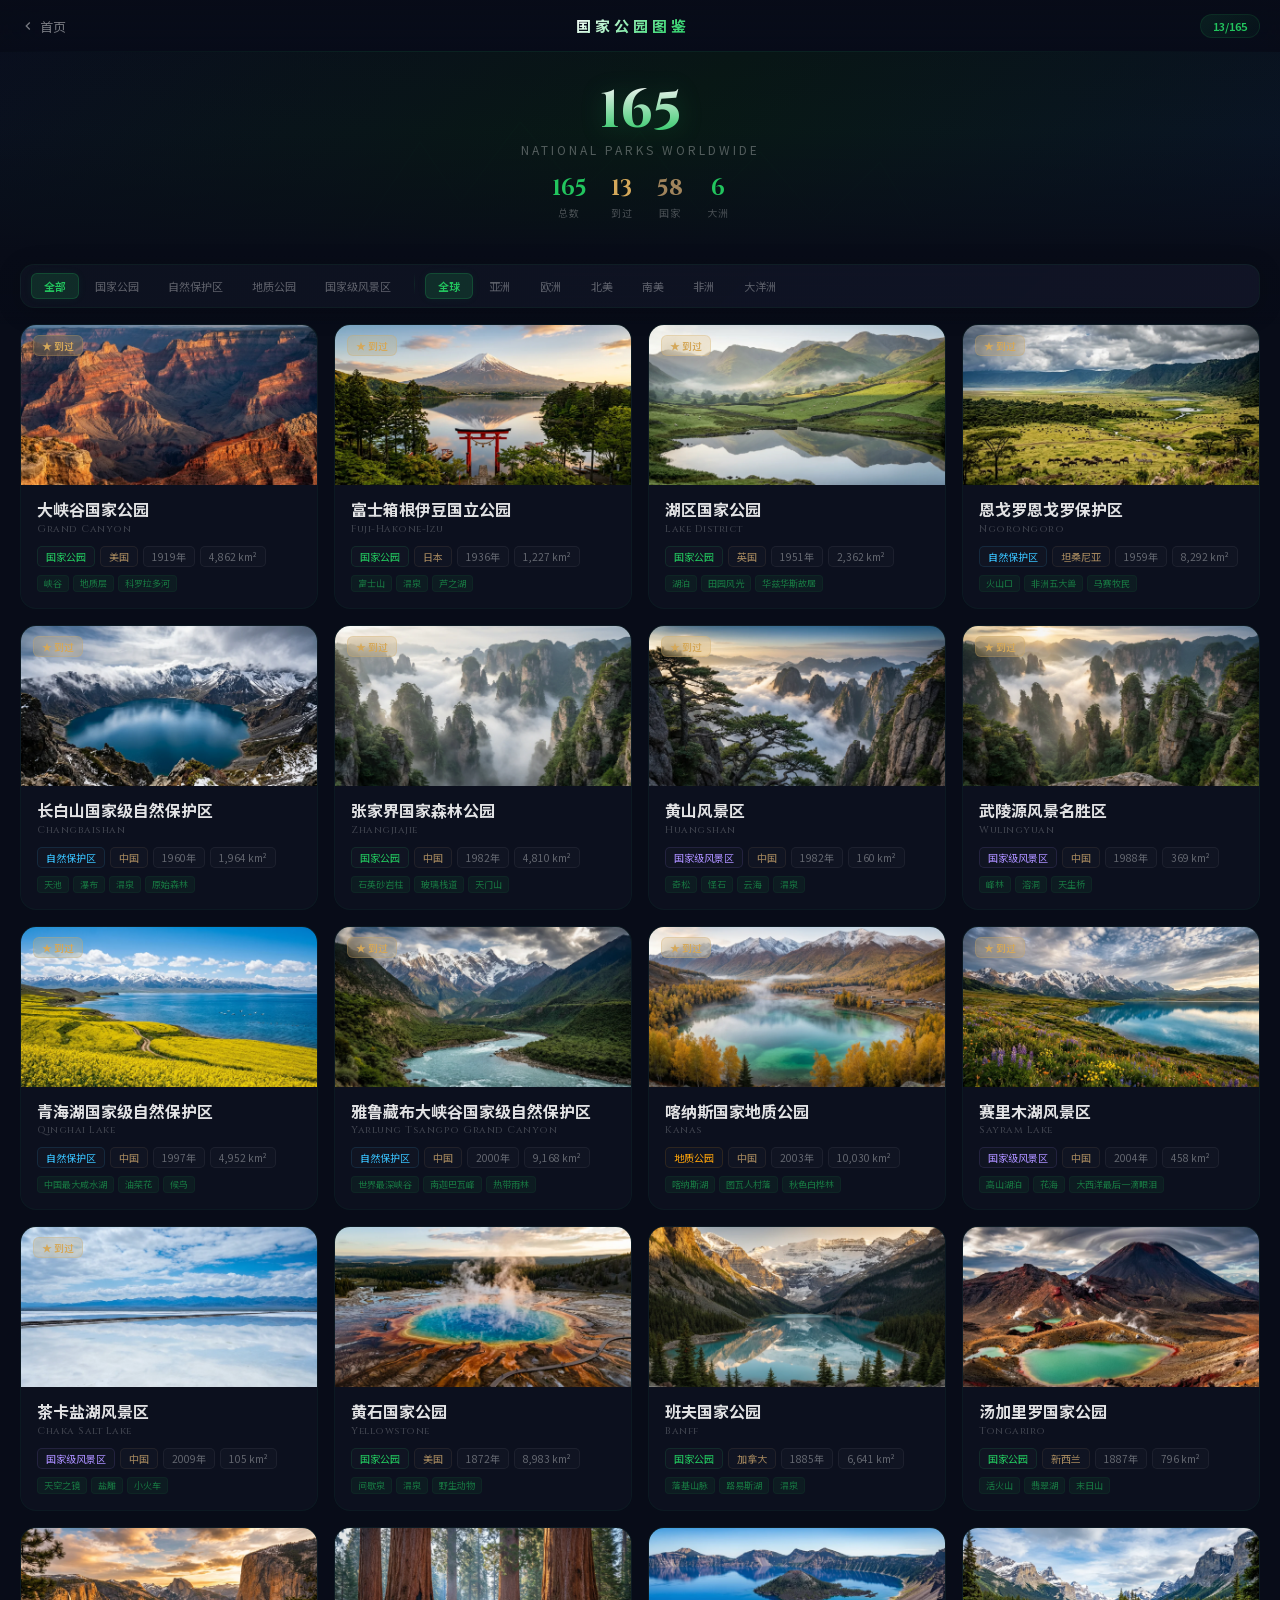
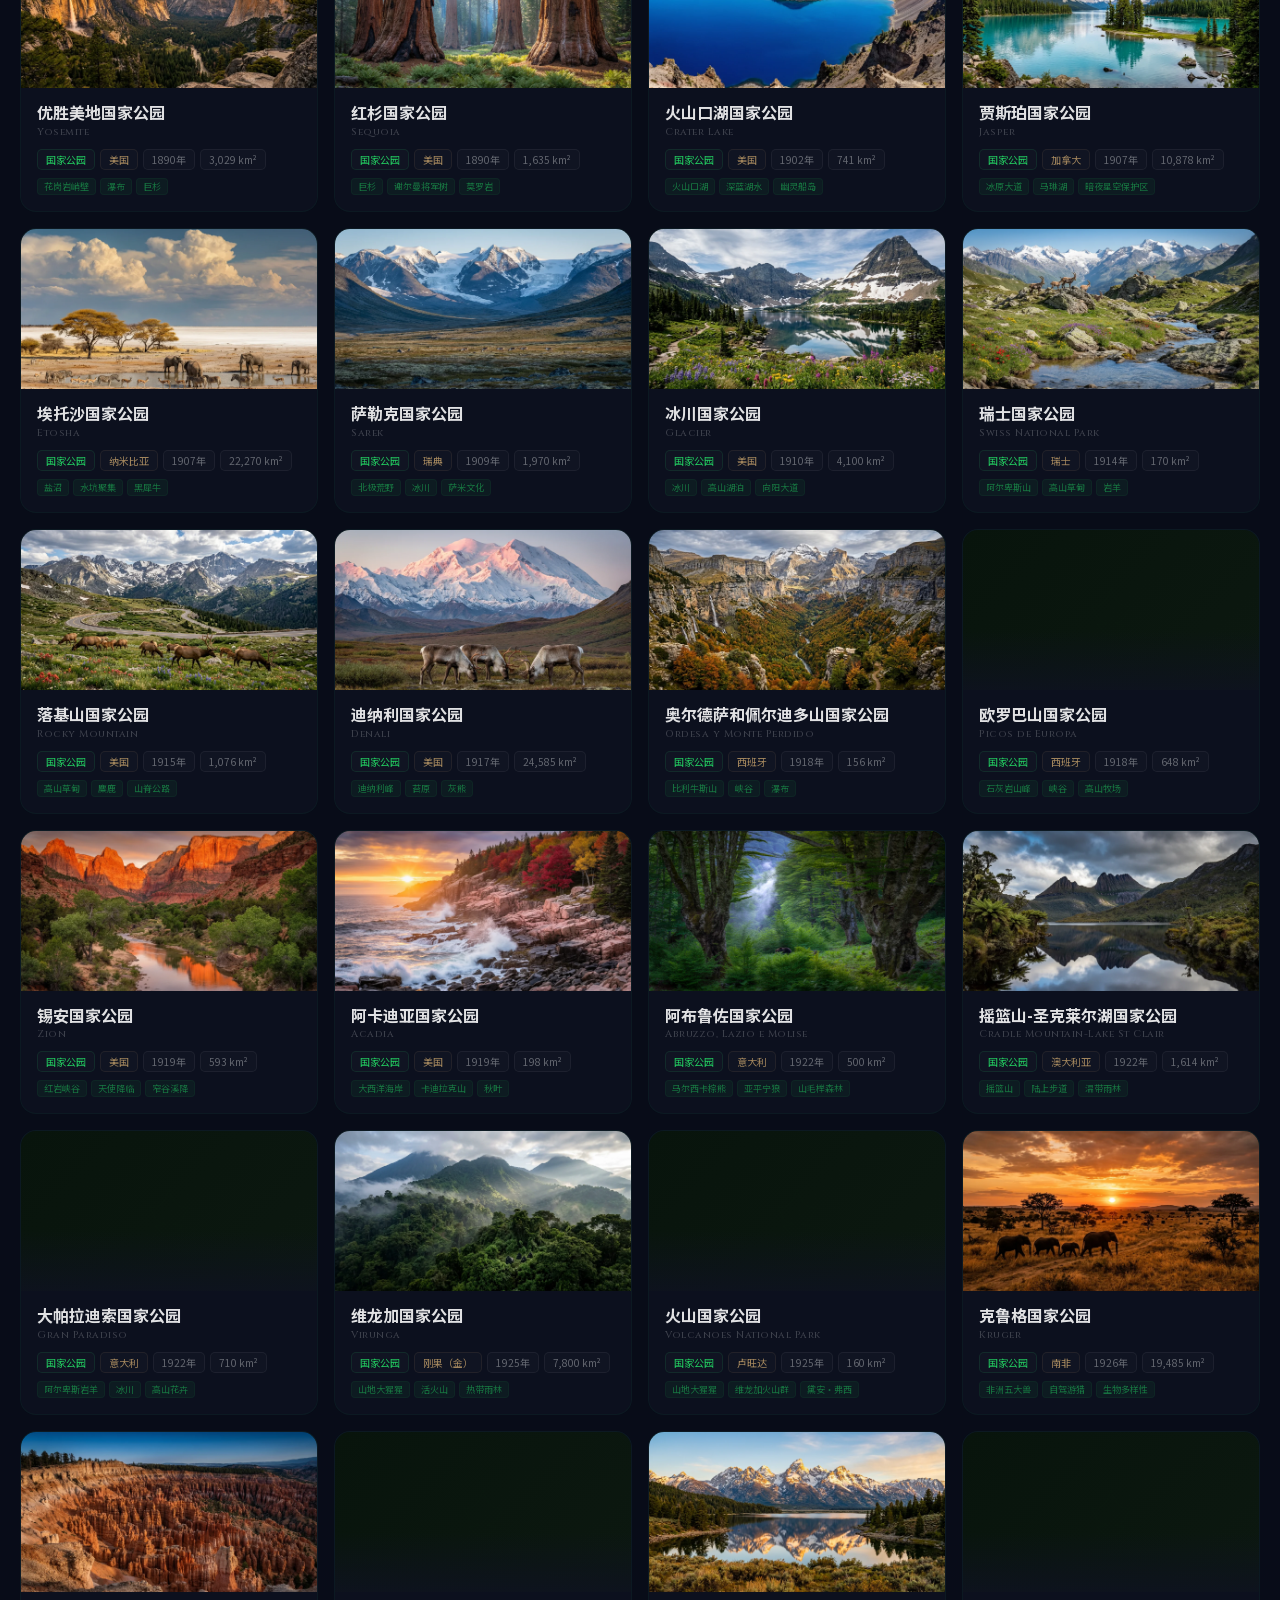
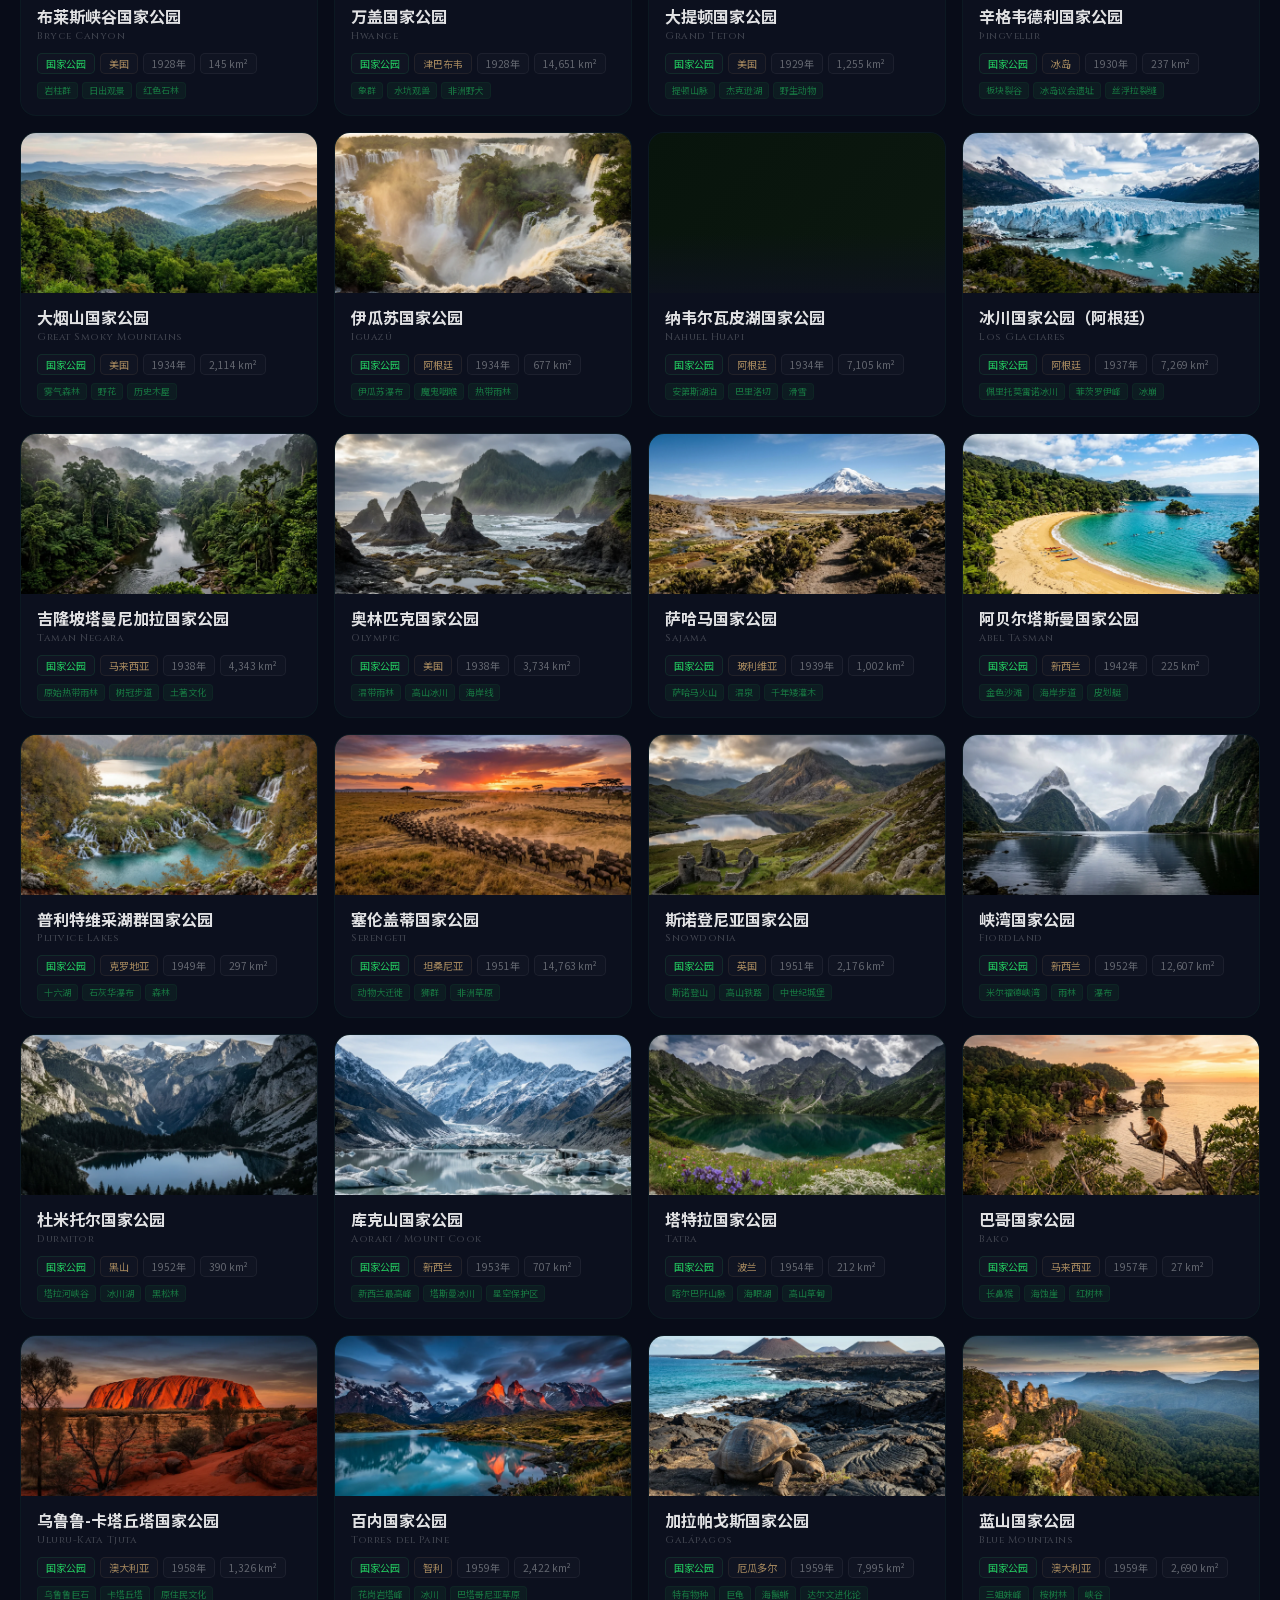
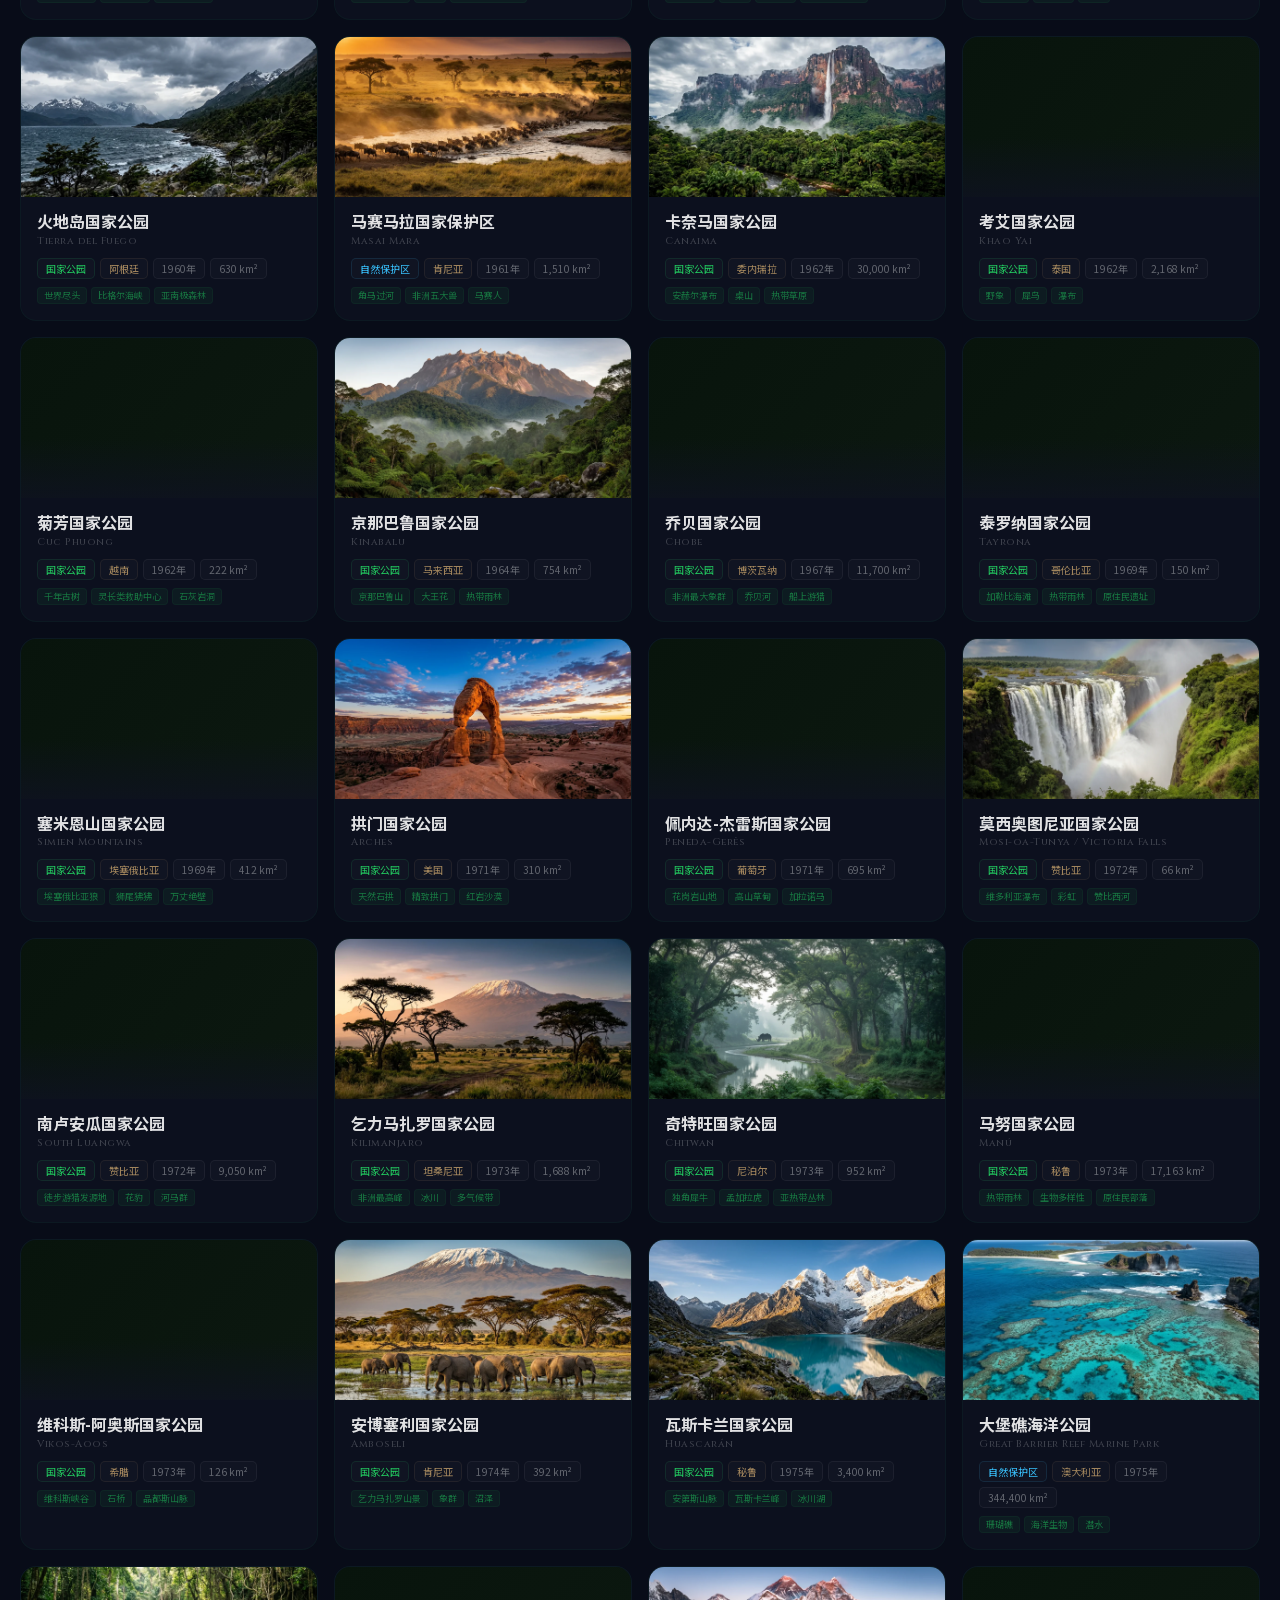
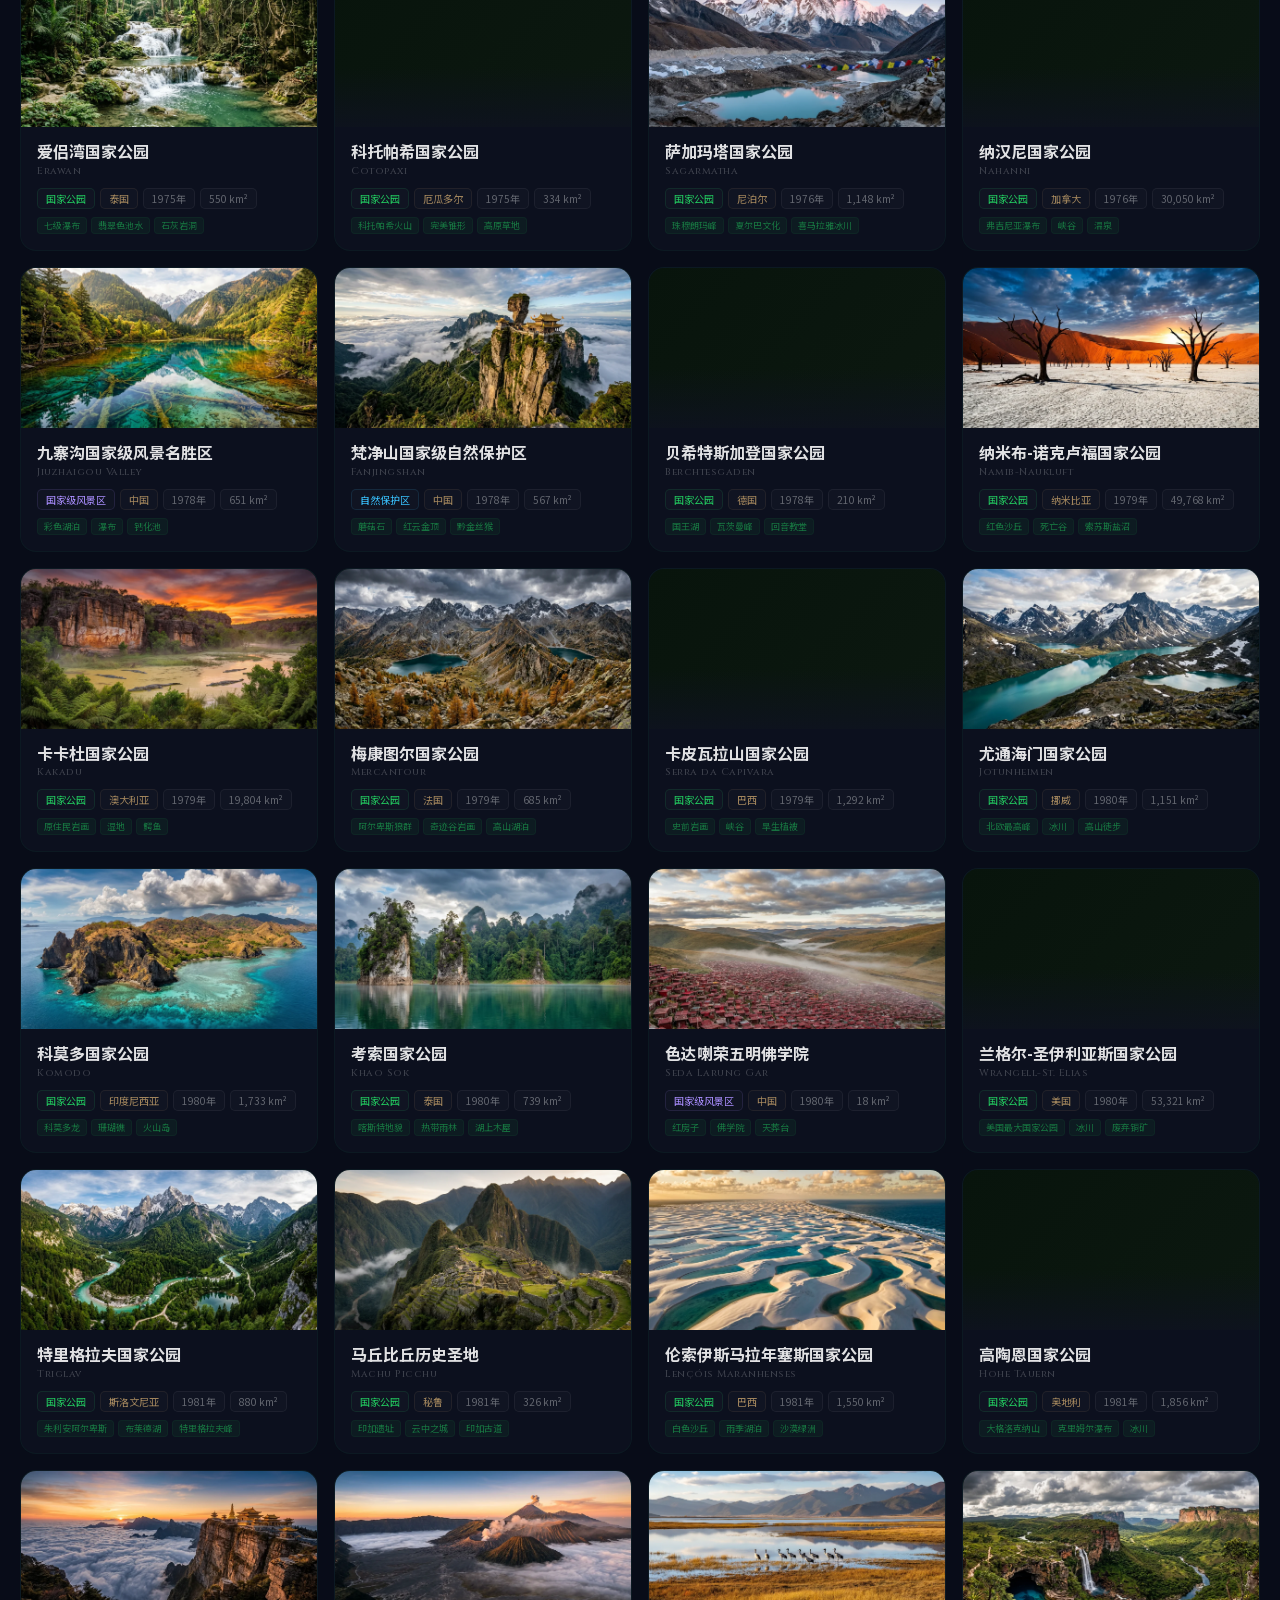
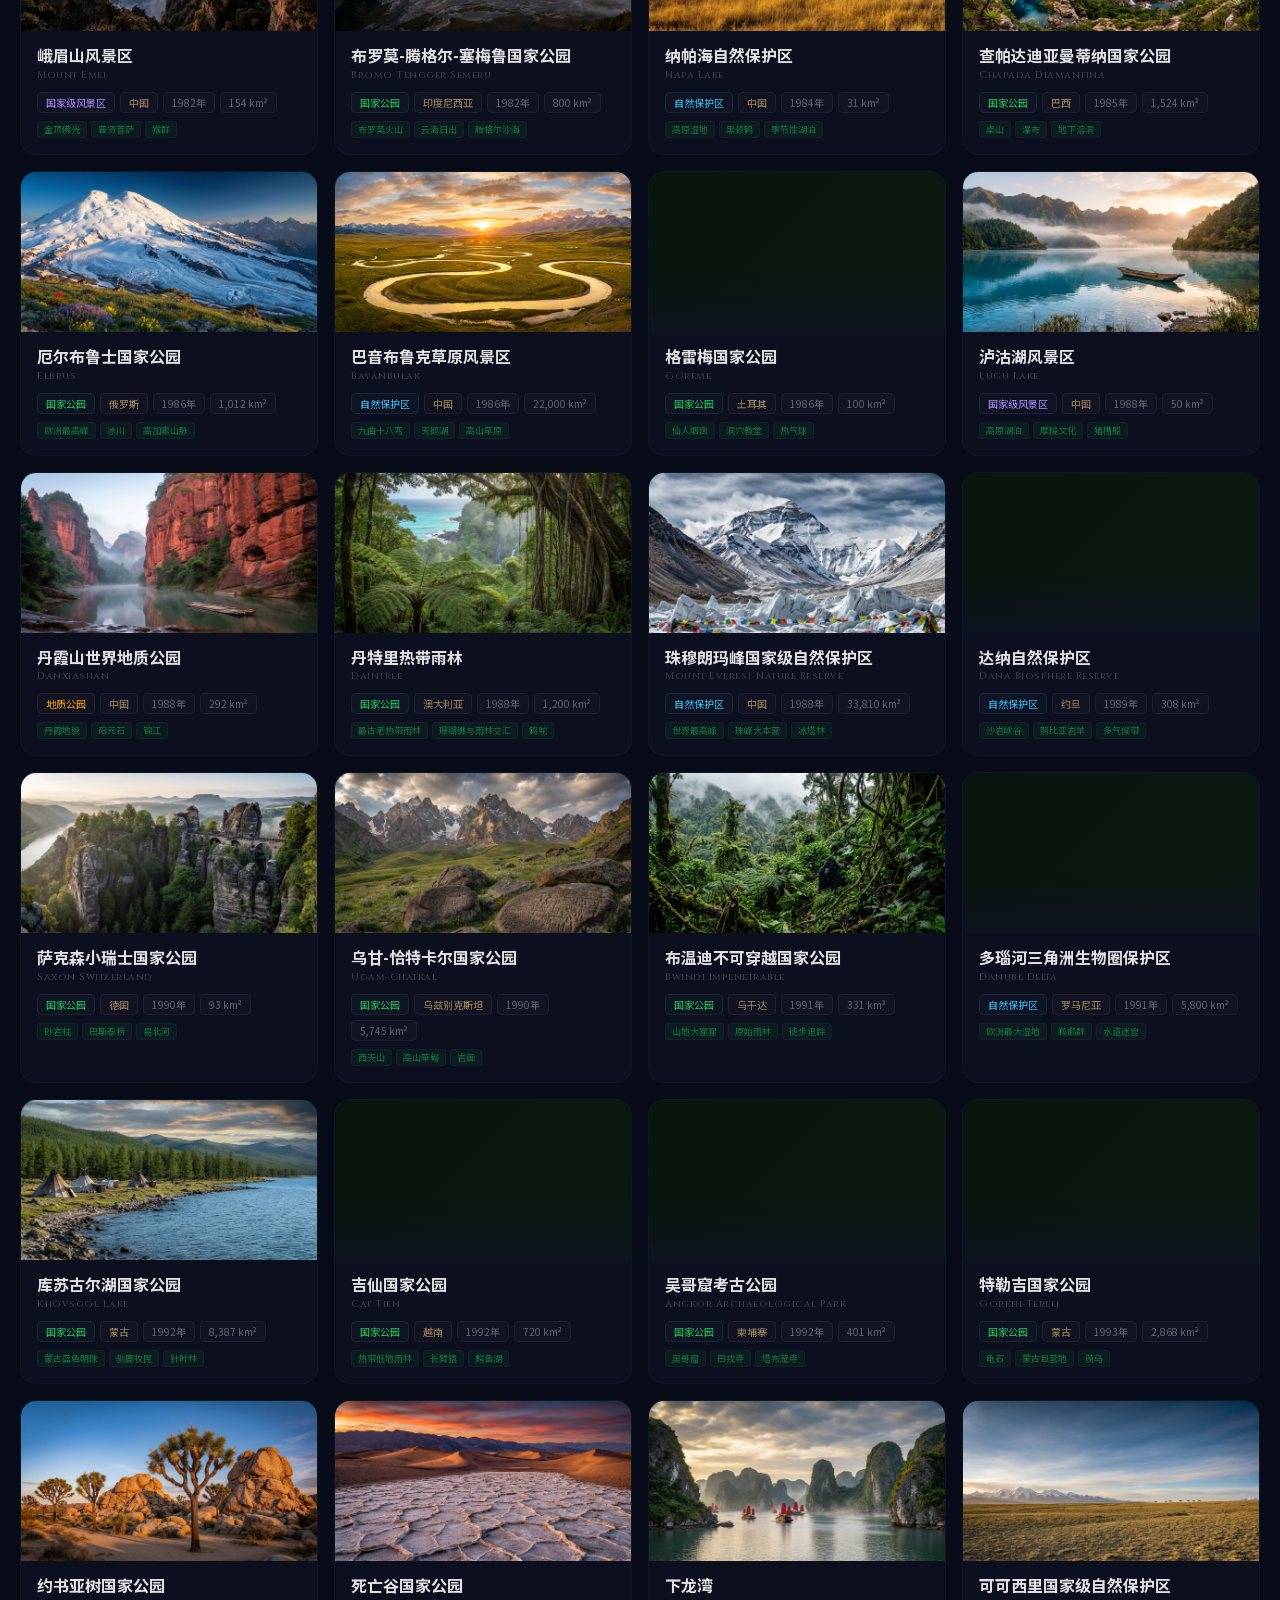
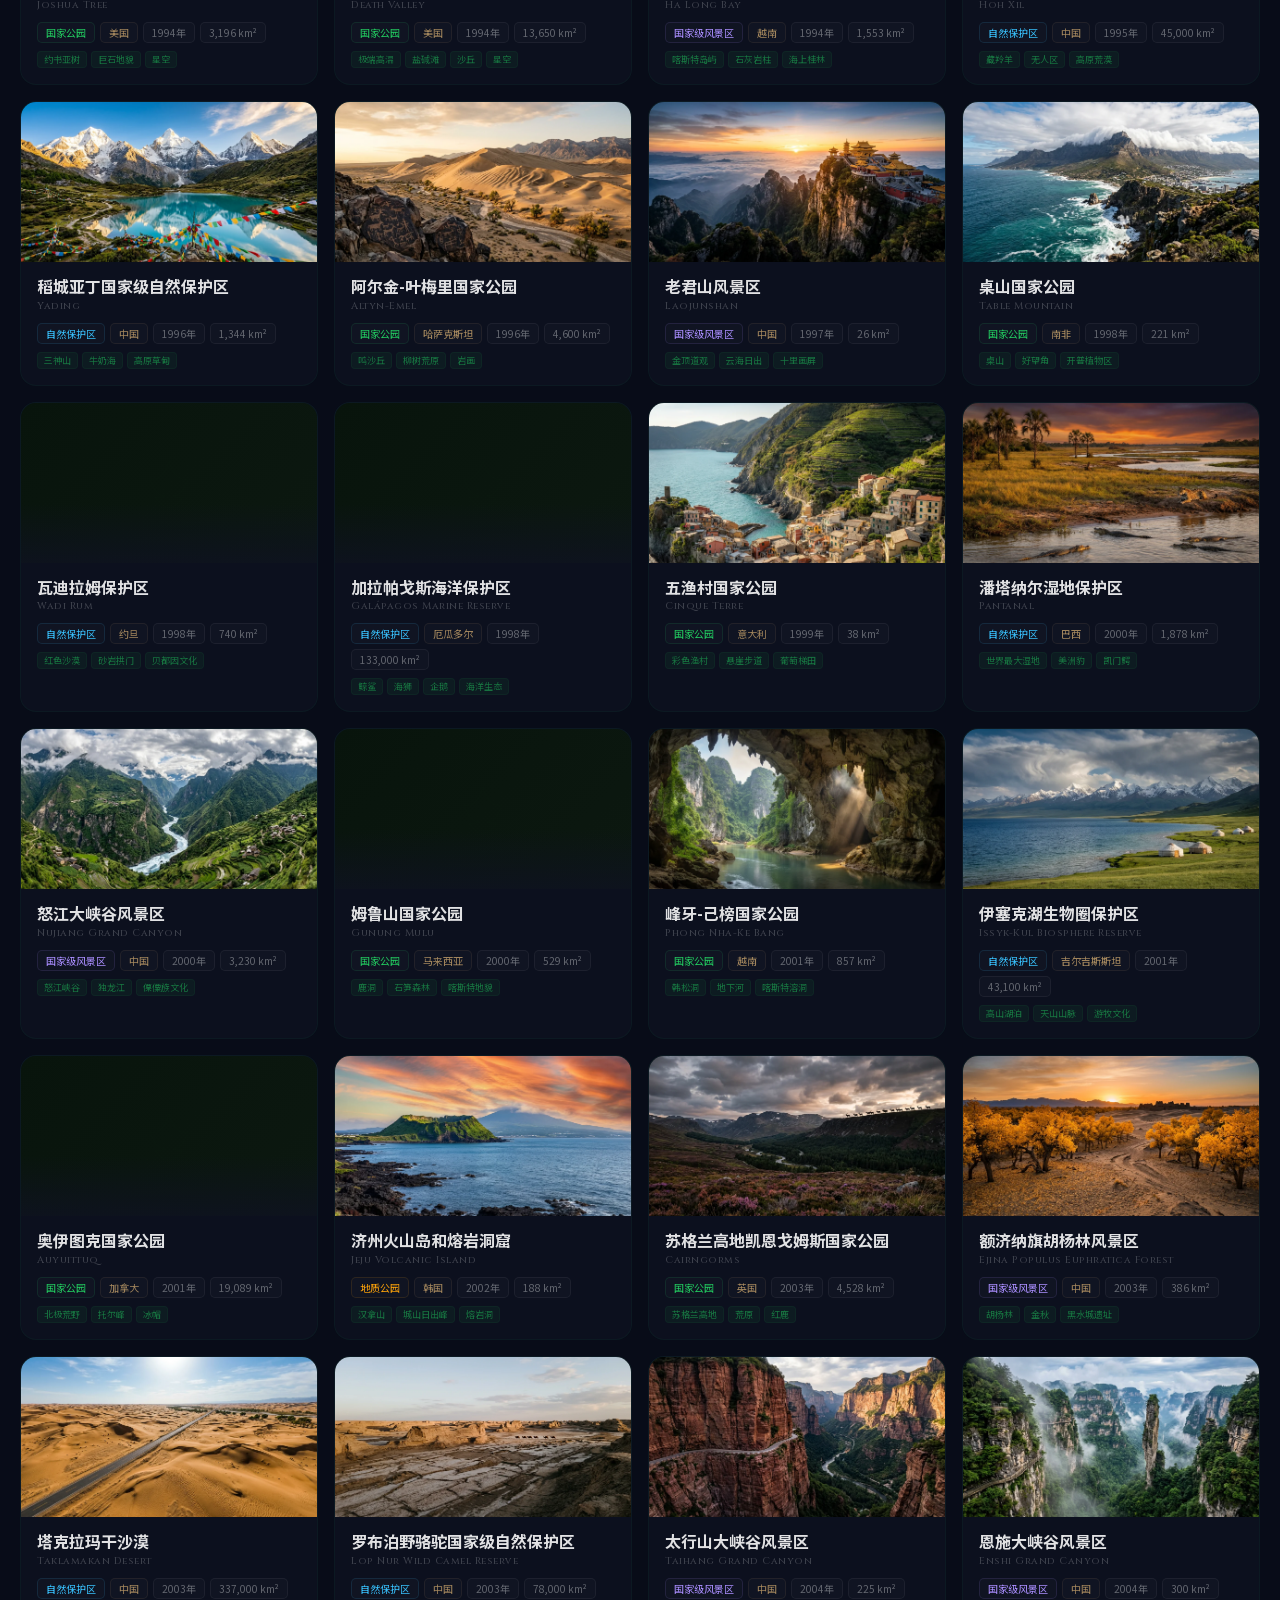
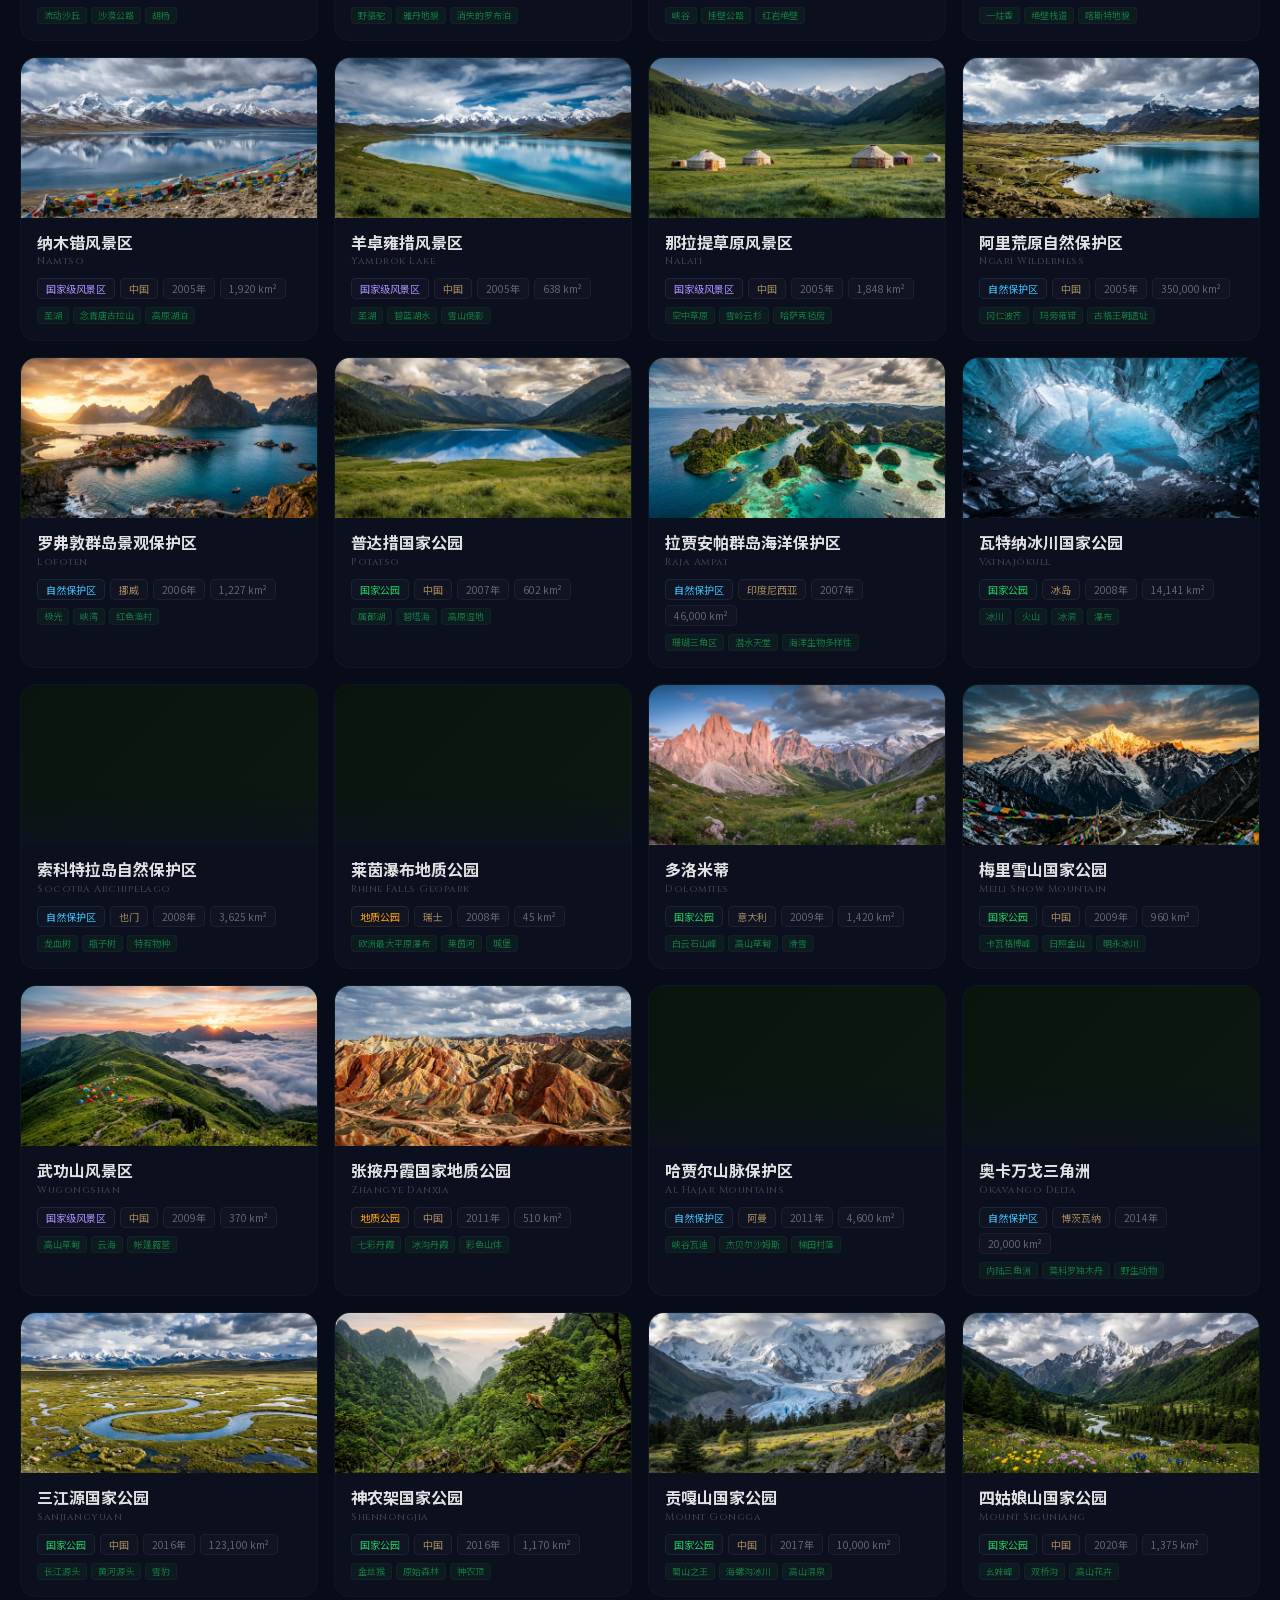
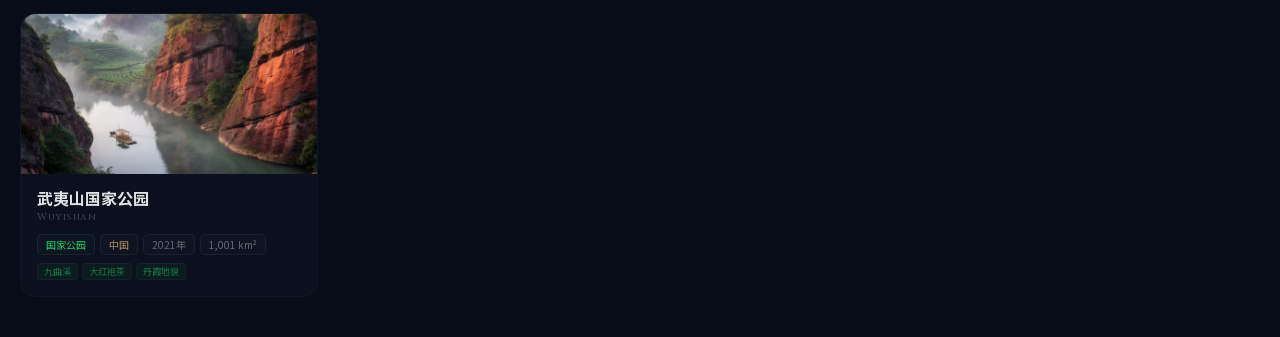
<file: parks.html>
<!DOCTYPE html>
<html lang="zh-CN">
<head>
    <meta charset="UTF-8">
    <meta name="viewport" content="width=device-width, initial-scale=1.0">
    <title>国家公园图鉴</title>
    <link href="data/fonts/fonts_local.css" rel="stylesheet">
    <script src="https://webapi.amap.com/maps?v=2.0&key=f66cdc07203c3075a2a2ae1ea67eea8e"></script>
    <style>
        :root{
            --emerald:#22c55e;--emerald-bright:#4ade80;--emerald-faint:rgba(34,197,94,0.15);
            --emerald-dark:#16a34a;
            --gold:#d4a85a;--gold-bright:#f6c977;--gold-faint:rgba(212,168,90,0.18);
            --earth:#a0845c;--earth-faint:rgba(160,132,92,0.12);
            --dark:#080c18;--card:rgba(14,18,32,0.85);
        }
        *{margin:0;padding:0;box-sizing:border-box;}
        body{font-family:'Noto Sans SC',-apple-system,'PingFang SC',sans-serif;
            background:var(--dark);color:rgba(255,255,255,0.88);min-height:100vh;overflow-x:hidden;}

        /* Loading */
        .loading{position:fixed;inset:0;z-index:9999;display:flex;flex-direction:column;
            align-items:center;justify-content:center;background:var(--dark);transition:opacity .6s;}
        .loading.hide{opacity:0;pointer-events:none;}
        .load-icon svg{width:64px;height:64px;filter:drop-shadow(0 0 16px rgba(34,197,94,0.3));}
        .load-icon svg path{stroke:var(--emerald);stroke-width:2;fill:none;
            stroke-dasharray:300;stroke-dashoffset:300;animation:draw 1.8s ease forwards;}
        .load-text{margin-top:10px;font-family:'Cinzel',serif;font-size:10px;letter-spacing:4px;
            color:rgba(34,197,94,0.4);animation:breathe 2s ease-in-out infinite;}
        @keyframes draw{to{stroke-dashoffset:0}}
        @keyframes breathe{0%,100%{opacity:.4}50%{opacity:1}}
        @keyframes shimmer{0%{background-position:-200% center}100%{background-position:200% center}}
        @keyframes fadeUp{from{opacity:0;transform:translateY(16px)}to{opacity:1;transform:translateY(0)}}
        @keyframes float{0%,100%{transform:translateY(0)}50%{transform:translateY(-3px)}}

        /* Nav */
        .nav{position:fixed;top:0;left:0;right:0;height:52px;z-index:100;
            background:linear-gradient(180deg,rgba(8,12,24,0.96),rgba(8,12,24,0.75));
            backdrop-filter:blur(24px) saturate(1.8);
            display:flex;align-items:center;justify-content:space-between;padding:0 20px;}
        .nav::after{content:'';position:absolute;bottom:0;left:0;right:0;height:1px;
            background:linear-gradient(90deg,transparent,rgba(34,197,94,0.12) 30%,rgba(34,197,94,0.12) 70%,transparent);}
        .nav-back{color:rgba(255,255,255,0.45);text-decoration:none;font-size:13px;
            display:flex;align-items:center;gap:4px;transition:color .2s;}
        .nav-back:hover{color:var(--emerald);}
        .nav-back svg{width:16px;height:16px;fill:currentColor;}
        .nav-title{font-family:'Cinzel','Noto Sans SC',serif;font-size:15px;font-weight:700;letter-spacing:4px;
            background:linear-gradient(135deg,#fff 0%,var(--emerald-bright) 40%,var(--emerald) 60%,#fff 100%);
            background-size:200% auto;-webkit-background-clip:text;-webkit-text-fill-color:transparent;
            background-clip:text;animation:shimmer 4s linear infinite;}
        .nav-badge{background:linear-gradient(135deg,rgba(34,197,94,0.1),rgba(34,197,94,0.04));
            color:var(--emerald);padding:3px 12px;border-radius:20px;font-size:11px;font-weight:600;
            border:1px solid rgba(34,197,94,0.12);}

        /* Hero */
        .hero{position:relative;width:100%;height:200px;margin-top:52px;overflow:hidden;
            background:linear-gradient(135deg,#0a1020,#081a14 50%,#0a1428);
            display:flex;align-items:center;justify-content:center;}
        .hero-overlay{position:absolute;inset:0;
            background:linear-gradient(180deg,rgba(8,12,24,0.3) 0%,rgba(8,12,24,0.1) 40%,rgba(8,12,24,0.7) 85%,var(--dark) 100%);}
        .hero-deco{position:absolute;inset:0;overflow:hidden;opacity:0.04;}
        .hero-deco svg{position:absolute;bottom:-10px;left:50%;transform:translateX(-50%);width:600px;height:160px;}
        .hero-content{position:relative;z-index:2;text-align:center;}
        .hero-num{font-family:'Cinzel',serif;font-size:52px;font-weight:700;line-height:1;
            background:linear-gradient(180deg,rgba(255,255,255,0.95),var(--emerald));
            -webkit-background-clip:text;-webkit-text-fill-color:transparent;background-clip:text;
            filter:drop-shadow(0 2px 12px rgba(34,197,94,0.2));}
        .hero-label{font-size:12px;color:rgba(255,255,255,0.3);letter-spacing:3px;margin-top:4px;}
        .hero-stats{display:flex;gap:24px;margin-top:16px;justify-content:center;}
        .hero-stat{text-align:center;}
        .hero-stat-num{font-family:'Cinzel',serif;font-size:22px;font-weight:700;color:var(--emerald);}
        .hero-stat-num.gold{color:var(--gold);}
        .hero-stat-num.earth{color:var(--earth);}
        .hero-stat-label{font-size:10px;color:rgba(255,255,255,0.25);letter-spacing:1px;margin-top:2px;}

        /* Filter */
        .filter-wrap{position:sticky;top:52px;z-index:50;
            background:linear-gradient(180deg,var(--dark),rgba(8,12,24,0.95) 80%,rgba(8,12,24,0));
            padding:12px 20px 16px;}
        .filter-bar{display:flex;gap:4px;flex-wrap:wrap;padding:8px 10px;
            background:linear-gradient(135deg,rgba(14,18,32,0.9),rgba(18,22,40,0.85));
            backdrop-filter:blur(16px);border-radius:14px;border:1px solid rgba(34,197,94,0.06);
            box-shadow:0 4px 24px rgba(0,0,0,0.2);}
        .f-group{display:flex;align-items:center;gap:3px;flex-wrap:wrap;}
        .f-sep{width:1px;height:22px;background:linear-gradient(180deg,transparent,rgba(34,197,94,0.1),transparent);margin:0 6px;flex-shrink:0;}
        .f-tab{padding:4px 12px;border-radius:6px;font-size:11px;cursor:pointer;
            background:transparent;border:1px solid transparent;color:rgba(255,255,255,0.32);
            transition:all .2s;white-space:nowrap;}
        .f-tab:hover{color:rgba(255,255,255,0.65);background:rgba(255,255,255,0.03);}
        .f-tab.active{font-weight:600;background:var(--emerald-faint);border-color:rgba(34,197,94,0.2);
            color:var(--emerald);box-shadow:0 0 10px rgba(34,197,94,0.06);}

        /* Grid */
        .grid{display:grid;grid-template-columns:repeat(auto-fill,minmax(260px,1fr));gap:16px;
            padding:0 20px 40px;max-width:1400px;margin:0 auto;position:relative;z-index:2;}
        .grid-empty{grid-column:1/-1;text-align:center;padding:60px 0;color:rgba(255,255,255,0.2);font-size:14px;}

        /* Card */
        .card{position:relative;border-radius:16px;overflow:hidden;cursor:pointer;
            background:var(--card);border:1px solid rgba(34,197,94,0.05);
            transition:all .35s cubic-bezier(0.16,1,0.3,1);animation:fadeUp .4s ease both;
            --glow:rgba(34,197,94,0.15);}
        .card:hover{transform:translateY(-6px) scale(1.02);border-color:rgba(34,197,94,0.15);
            box-shadow:0 16px 48px rgba(0,0,0,0.3),0 0 24px var(--glow);}
        .card-cover{width:100%;height:160px;position:relative;overflow:hidden;
            background:linear-gradient(135deg,rgba(8,20,12,1),rgba(12,24,16,1));}
        .card-cover-ph{position:absolute;inset:0;display:flex;align-items:center;justify-content:center;}
        .card-cover-ph svg{width:56px;height:56px;opacity:0.06;}
        .card-cover-grad{position:absolute;bottom:0;left:0;right:0;height:60px;background:linear-gradient(transparent,var(--card));}
        .card-badge{position:absolute;top:10px;left:12px;z-index:2;padding:2px 8px;border-radius:6px;
            font-size:10px;font-weight:600;backdrop-filter:blur(8px);
            background:rgba(212,168,90,0.2);color:var(--gold);border:1px solid rgba(212,168,90,0.25);}
        .card-body{padding:14px 16px 16px;}
        .card-name{font-size:16px;font-weight:700;line-height:1.3;}
        .card-name-en{font-family:'Cinzel',serif;font-size:10px;color:rgba(255,255,255,0.2);margin-top:2px;
            letter-spacing:.5px;white-space:nowrap;overflow:hidden;text-overflow:ellipsis;}
        .card-tags{display:flex;flex-wrap:wrap;gap:5px;margin-top:10px;}
        .card-tag{padding:2px 8px;border-radius:5px;font-size:10px;
            border:1px solid rgba(255,255,255,0.05);background:rgba(255,255,255,0.02);color:rgba(255,255,255,0.35);}
        .card-tag-type{color:var(--emerald);border-color:rgba(34,197,94,0.12);}
        .card-tag-country{color:var(--earth);border-color:rgba(160,132,92,0.12);}
        .card-meta{display:flex;gap:12px;margin-top:8px;font-size:10px;color:rgba(255,255,255,0.2);}
        .card-highlights{display:flex;flex-wrap:wrap;gap:4px;margin-top:8px;}
        .card-hl{padding:1px 6px;border-radius:4px;font-size:9px;
            background:rgba(34,197,94,0.06);border:1px solid rgba(34,197,94,0.06);color:rgba(34,197,94,0.5);}

        /* Modal */
        .modal-overlay{position:fixed;inset:0;z-index:200;background:rgba(0,0,0,0.7);backdrop-filter:blur(8px);
            display:none;align-items:center;justify-content:center;padding:20px;opacity:0;transition:opacity .3s;}
        .modal-overlay.open{display:flex;opacity:1;}
        .modal-ring-wrap{position:relative;width:100%;max-width:540px;}
        .modal-ring-wrap::before{content:'';position:absolute;inset:-3px;border-radius:23px;padding:3px;
            background:conic-gradient(from var(--ring-angle,0deg),transparent 0%,var(--emerald) 10%,transparent 22%,transparent 50%,var(--emerald) 60%,transparent 72%);
            -webkit-mask:linear-gradient(#fff 0 0) content-box,linear-gradient(#fff 0 0);
            -webkit-mask-composite:xor;mask-composite:exclude;
            animation:modalRing 3s linear infinite;opacity:0;transition:opacity .5s .3s;pointer-events:none;}
        .modal-overlay.open .modal-ring-wrap::before{opacity:1;}
        .modal-ring-wrap::after{content:'';position:absolute;inset:-6px;border-radius:26px;padding:6px;
            background:conic-gradient(from var(--ring-angle,0deg),transparent 0%,var(--emerald) 10%,transparent 22%,transparent 50%,var(--emerald) 60%,transparent 72%);
            -webkit-mask:linear-gradient(#fff 0 0) content-box,linear-gradient(#fff 0 0);
            -webkit-mask-composite:xor;mask-composite:exclude;
            animation:modalRing 3s linear infinite;opacity:0;transition:opacity .5s .5s;filter:blur(8px);pointer-events:none;}
        .modal-overlay.open .modal-ring-wrap::after{opacity:0.4;}
        @property --ring-angle{syntax:'<angle>';initial-value:0deg;inherits:false;}
        @keyframes modalRing{to{--ring-angle:360deg}}

        .modal{width:100%;max-height:calc(100vh - 40px);
            background:linear-gradient(180deg,rgba(12,16,30,0.98),rgba(10,14,26,0.98));
            border:1px solid rgba(34,197,94,0.08);border-radius:20px;overflow:hidden;
            box-shadow:0 24px 80px rgba(0,0,0,0.5),0 0 40px rgba(34,197,94,0.05);
            display:flex;flex-direction:column;transform:scale(0.95);transition:transform .3s cubic-bezier(0.16,1,0.3,1);}
        .modal-overlay.open .modal{transform:scale(1);}
        .modal-scroll{flex:1;overflow-y:auto;scrollbar-width:thin;scrollbar-color:rgba(34,197,94,0.12) transparent;}
        .modal-scroll::-webkit-scrollbar{width:3px;}
        .modal-scroll::-webkit-scrollbar-thumb{background:rgba(34,197,94,0.12);border-radius:2px;}

        .modal-cover{width:100%;height:220px;position:relative;overflow:hidden;
            background:linear-gradient(135deg,rgba(8,20,12,1),rgba(12,30,18,1));}
        .modal-cover-ph{position:absolute;inset:0;display:flex;align-items:center;justify-content:center;}
        .modal-cover-ph svg{width:80px;height:80px;opacity:0.06;}
        .modal-cover-grad{position:absolute;bottom:0;left:0;right:0;height:100px;
            background:linear-gradient(transparent,rgba(12,16,30,0.98));}
        .modal-close{position:absolute;top:12px;right:12px;width:34px;height:34px;border-radius:10px;
            background:rgba(0,0,0,0.4);backdrop-filter:blur(8px);border:1px solid rgba(255,255,255,0.08);
            color:rgba(255,255,255,0.5);font-size:18px;cursor:pointer;z-index:2;
            display:flex;align-items:center;justify-content:center;transition:all .2s;}
        .modal-close:hover{color:#fff;background:rgba(255,255,255,0.1);}

        .modal-body{padding:0 20px 24px;}
        .modal-name{font-size:24px;font-weight:700;line-height:1.3;margin-top:14px;}
        .modal-name-en{font-family:'Cinzel',serif;font-size:12px;color:rgba(255,255,255,0.22);margin-top:2px;letter-spacing:1px;}
        .modal-tags{display:flex;flex-wrap:wrap;gap:6px;margin:12px 0 16px;}
        .modal-tag{padding:4px 12px;border-radius:8px;font-size:12px;font-weight:500;
            border:1px solid rgba(255,255,255,0.05);background:rgba(255,255,255,0.02);transition:background .2s;}
        .modal-tag:hover{background:rgba(255,255,255,0.05);}
        .modal-tag-type{color:var(--emerald);border-color:rgba(34,197,94,0.12);}
        .modal-tag-region{color:var(--earth);border-color:rgba(160,132,92,0.12);}

        .modal-grid{display:grid;grid-template-columns:1fr 1fr;gap:8px;margin-bottom:16px;}
        .modal-cell{background:linear-gradient(135deg,rgba(34,197,94,0.03),rgba(34,197,94,0.01));
            border-radius:10px;padding:11px 14px;border:1px solid rgba(34,197,94,0.03);transition:all .2s;}
        .modal-cell:hover{border-color:rgba(34,197,94,0.08);background:rgba(34,197,94,0.05);}
        .modal-cell-label{font-size:10px;color:rgba(255,255,255,0.22);text-transform:uppercase;letter-spacing:1.5px;margin-bottom:3px;}
        .modal-cell-value{font-size:13px;font-weight:600;}

        .modal-desc{font-size:13px;line-height:1.8;color:rgba(255,255,255,0.55);margin:16px 0;}
        .modal-sec{font-size:12px;font-weight:600;color:rgba(255,255,255,0.35);margin:18px 0 8px;
            display:flex;align-items:center;gap:8px;letter-spacing:1px;}
        .modal-sec::after{content:'';flex:1;height:1px;background:linear-gradient(90deg,rgba(34,197,94,0.08),transparent);}
        .modal-hl-tags{display:flex;flex-wrap:wrap;gap:5px;}
        .modal-hl{padding:3px 10px;border-radius:6px;font-size:11px;
            background:rgba(34,197,94,0.06);border:1px solid rgba(34,197,94,0.08);color:rgba(34,197,94,0.7);}

        .modal-wiki-link{display:inline-flex;align-items:center;gap:4px;margin-top:14px;padding:6px 14px;
            border-radius:8px;background:rgba(34,197,94,0.06);border:1px solid rgba(34,197,94,0.1);
            color:#22c55e;font-size:11px;font-weight:600;text-decoration:none;transition:all .2s;}
        .modal-wiki-link:hover{background:rgba(34,197,94,0.12);border-color:rgba(34,197,94,0.2);}
        .modal-minimap{height:200px;border-radius:12px;overflow:hidden;margin-top:18px;
            border:1px solid rgba(34,197,94,0.06);box-shadow:0 4px 16px rgba(0,0,0,0.15);}

        @media(max-width:640px){
            .grid{grid-template-columns:repeat(auto-fill,minmax(180px,1fr));gap:10px;padding:0 12px 30px;}
            .card-cover{height:120px;}
            .hero{height:170px;}
            .hero-num{font-size:36px;}
            .modal{max-width:100%;border-radius:16px;}
            .modal-cover{height:170px;}
        }
    </style>
</head>
<body>
    <div class="loading" id="loading">
        <div class="load-icon">
            <svg viewBox="0 0 80 80">
                <path d="M40 8 C40 8 38 20 30 28 C22 36 14 34 14 34 C14 34 18 48 26 54 C28 55.5 30 56.5 32 57 C30 58 27 60 20 60 C20 60 28 72 40 72 C52 72 60 60 60 60 C53 60 50 58 48 57 C50 56.5 52 55.5 54 54 C62 48 66 34 66 34 C66 34 58 36 50 28 C42 20 40 8 40 8Z"/>
                <path d="M40 72 L40 78"/>
            </svg>
        </div>
        <div class="load-text">NATIONAL PARKS</div>
    </div>

    <nav class="nav">
        <a class="nav-back" href="index.html">
            <svg viewBox="0 0 24 24"><path d="M15.41 7.41L14 6l-6 6 6 6 1.41-1.41L10.83 12z"/></svg>首页
        </a>
        <span class="nav-title">国家公园图鉴</span>
        <span class="nav-badge" id="navBadge">0</span>
    </nav>

    <div class="hero">
        <div class="hero-deco">
            <svg viewBox="0 0 600 160" fill="none">
                <path d="M0 160 L80 40 L120 100 L180 20 L240 90 L300 30 L360 110 L420 50 L480 120 L540 60 L600 160Z" stroke="rgba(34,197,94,0.4)" stroke-width="1.5"/>
            </svg>
        </div>
        <div class="hero-overlay"></div>
        <div class="hero-content">
            <div class="hero-num" id="heroNum">0</div>
            <div class="hero-label">NATIONAL PARKS WORLDWIDE</div>
            <div class="hero-stats" id="heroStats"></div>
        </div>
    </div>

    <div class="filter-wrap">
        <div class="filter-bar" id="filterBar"></div>
    </div>

    <div class="grid" id="grid"></div>

    <div class="modal-overlay" id="modalOverlay">
        <div class="modal-ring-wrap">
            <div class="modal">
                <div class="modal-scroll" id="modalScroll"></div>
            </div>
        </div>
    </div>

    <script>
    (function(){
        var allData = [], travelData = [];
        var modalMap = null;
        var activeType = 'all', activeRegion = 'all';

        /* ---- Leaf SVG for placeholders ---- */
        var leafSvg = '<svg viewBox="0 0 60 60"><path d="M30 6 C30 6 28 16 22 22 C16 28 10 26 10 26 C10 26 13 38 20 42 C22 43 24 43.5 26 44 C24 45 21 46 16 46 C16 46 22 56 30 56 C38 56 44 46 44 46 C39 46 36 45 34 44 C36 43.5 38 43 40 42 C47 38 50 26 50 26 C50 26 44 28 38 22 C32 16 30 6 30 6Z" fill="none" stroke="rgba(34,197,94,0.15)" stroke-width="1.2"/></svg>';
        var treeSvg = '<svg viewBox="0 0 80 80"><path d="M40 8 L24 32 L30 32 L18 52 L26 52 L14 72 L66 72 L54 52 L62 52 L50 32 L56 32 Z" fill="none" stroke="rgba(34,197,94,0.12)" stroke-width="1.5" stroke-linejoin="round"/><line x1="40" y1="72" x2="40" y2="78" stroke="rgba(34,197,94,0.12)" stroke-width="1.5"/></svg>';

        /* ---- Type colors ---- */
        function typeColor(t){
            if(t==='国家公园') return '#22c55e';
            if(t==='自然保护区') return '#38bdf8';
            if(t==='地质公园') return '#f59e0b';
            if(t==='国家级风景区') return '#a78bfa';
            return '#22c55e';
        }

        /* ---- Load data ---- */
        Promise.all([
            fetch('data/parks_global.json').then(function(r){return r.json();}),
            fetch('data/travel.json').then(function(r){return r.json();})
        ]).then(function(res){
            allData = res[0]; travelData = res[1]; init();
        });

        function init(){
            matchVisited();
            renderHero();
            renderFilters();
            applyFilters();
            bindEvents();
            setTimeout(function(){document.getElementById('loading').classList.add('hide');},500);
        }

        /* ---- Visited matching ---- */
        function matchVisited(){
            var spots = [];
            travelData.forEach(function(c){ (c.spots||[]).forEach(function(s){
                spots.push({title:s.title, location:s.location||'', city:c.city});
            }); });
            allData.forEach(function(p){
                p.visited = false;
                var keys = p.matchKeys || [];
                for(var i=0;i<spots.length;i++){
                    var hay = spots[i].title+'|'+spots[i].location+'|'+spots[i].city;
                    for(var j=0;j<keys.length;j++){
                        if(hay.indexOf(keys[j])!==-1){p.visited=true;break;}
                    }
                    if(p.visited) break;
                }
            });
            var vc = allData.filter(function(p){return p.visited;}).length;
            document.getElementById('navBadge').textContent = vc + '/' + allData.length;
        }

        /* ---- Hero ---- */
        function renderHero(){
            var total = allData.length;
            var visited = allData.filter(function(p){return p.visited;}).length;
            var countries = {};
            var continents = {};
            allData.forEach(function(p){
                countries[p.country] = true;
                continents[p.region] = true;
            });
            document.getElementById('heroNum').textContent = total;
            var html = '';
            html += '<div class="hero-stat"><div class="hero-stat-num">'+total+'</div><div class="hero-stat-label">总数</div></div>';
            html += '<div class="hero-stat"><div class="hero-stat-num gold">'+visited+'</div><div class="hero-stat-label">到过</div></div>';
            html += '<div class="hero-stat"><div class="hero-stat-num earth">'+Object.keys(countries).length+'</div><div class="hero-stat-label">国家</div></div>';
            html += '<div class="hero-stat"><div class="hero-stat-num">'+Object.keys(continents).length+'</div><div class="hero-stat-label">大洲</div></div>';
            document.getElementById('heroStats').innerHTML = html;
        }

        /* ---- Filters ---- */
        function renderFilters(){
            var html = '';
            // Type filters
            html += '<div class="f-group">';
            var types = [
                {k:'all',l:'全部'},{k:'国家公园',l:'国家公园'},{k:'自然保护区',l:'自然保护区'},
                {k:'地质公园',l:'地质公园'},{k:'国家级风景区',l:'国家级风景区'}
            ];
            types.forEach(function(t){
                html += '<span class="f-tab'+(activeType===t.k?' active':'')+'" data-g="type" data-f="'+t.k+'">'+t.l+'</span>';
            });
            html += '</div><div class="f-sep"></div>';

            // Region filters
            html += '<div class="f-group">';
            var regions = [
                {k:'all',l:'全球'},{k:'亚洲',l:'亚洲'},{k:'欧洲',l:'欧洲'},
                {k:'北美洲',l:'北美'},{k:'南美洲',l:'南美'},{k:'非洲',l:'非洲'},{k:'大洋洲',l:'大洋洲'}
            ];
            regions.forEach(function(r){
                html += '<span class="f-tab'+(activeRegion===r.k?' active':'')+'" data-g="region" data-f="'+r.k+'">'+r.l+'</span>';
            });
            html += '</div>';
            document.getElementById('filterBar').innerHTML = html;
        }

        function applyFilters(){
            var filtered = allData.filter(function(p){
                if(activeType!=='all' && p.type!==activeType) return false;
                if(activeRegion!=='all' && p.region!==activeRegion) return false;
                return true;
            });
            // Sort: visited first, then by established year ascending
            filtered.sort(function(a,b){
                if(a.visited!==b.visited) return a.visited?-1:1;
                return (a.established||9999)-(b.established||9999);
            });

            var html = '';
            if(filtered.length===0){
                html = '<div class="grid-empty">没有匹配的公园</div>';
            }
            filtered.forEach(function(p,i){
                var tc = typeColor(p.type);
                var glowColor = p.visited ? 'rgba(212,168,90,0.15)' : 'rgba(34,197,94,0.12)';
                var parkHasImg={1:1,2:1,3:1,4:1,5:1,6:1,7:1,8:1,9:1,10:1,11:1,12:1,13:1,14:1,15:1,16:1,17:1,18:1,19:1,20:1,21:1,22:1,23:1,24:1,25:1,26:1,27:1,28:1,29:1,30:1,31:1,32:1,33:1,34:1,35:1,36:1,37:1,38:1,39:1,40:1,41:1,42:1,43:1,44:1,45:1,46:1,47:1,48:1,49:1,50:1,51:1,52:1,53:1,54:1,55:1,56:1,57:1,58:1,59:1,60:1,61:1,62:1,63:1,64:1,65:1,66:1,67:1,68:1,69:1,70:1,71:1,72:1,73:1,74:1,75:1,76:1,77:1,78:1,79:1,80:1,81:1,82:1,83:1,84:1,85:1,86:1,87:1,88:1,89:1,90:1,91:1,92:1,93:1,94:1,95:1,96:1,97:1,98:1,99:1,100:1,101:1,102:1,103:1,104:1,105:1,106:1,107:1,108:1,109:1,110:1,111:1,112:1,113:1,114:1,115:1,116:1,117:1,118:1,119:1,120:1,121:1,122:1,123:1,124:1,125:1,126:1,127:1,128:1,129:1,130:1};
                html += '<div class="card" data-id="'+p.id+'" style="animation-delay:'+(i*0.03)+'s;--glow:'+glowColor+';">';
                html += '<div class="card-cover">';
                if(parkHasImg[p.id]) html += '<img src="data/park_images/'+p.id+'.webp" style="position:absolute;inset:0;width:100%;height:100%;object-fit:cover;z-index:1;">';
                html += '<div class="card-cover-ph">'+leafSvg+'</div>';
                html += '<div class="card-cover-grad"></div>';
                if(p.visited) html += '<div class="card-badge">★ 到过</div>';
                html += '</div>';
                html += '<div class="card-body">';
                html += '<div class="card-name">'+p.name+'</div>';
                html += '<div class="card-name-en">'+p.nameEn+'</div>';
                html += '<div class="card-tags">';
                html += '<span class="card-tag card-tag-type" style="color:'+tc+';border-color:'+tc+'20;">'+p.type+'</span>';
                html += '<span class="card-tag card-tag-country">'+p.country+'</span>';
                if(p.established) html += '<span class="card-tag">'+p.established+'年</span>';
                if(p.area) html += '<span class="card-tag">'+p.area.toLocaleString()+' km²</span>';
                html += '</div>';
                if(p.highlights && p.highlights.length>0){
                    html += '<div class="card-highlights">';
                    p.highlights.slice(0,4).forEach(function(h){
                        html += '<span class="card-hl">'+h+'</span>';
                    });
                    html += '</div>';
                }
                html += '</div></div>';
            });
            document.getElementById('grid').innerHTML = html;
        }

        /* ---- Modal ---- */
        function openModal(p){
            var tc = typeColor(p.type);
            var html = '';
            html += '<button class="modal-close" id="modalClose">&times;</button>';
            var parkHasImg2={1:1,2:1,3:1,4:1,5:1,6:1,7:1,8:1,9:1,10:1,11:1,12:1,13:1,14:1,15:1,16:1,17:1,18:1,19:1,20:1,21:1,22:1,23:1,24:1,25:1,26:1,27:1,28:1,29:1,30:1,31:1,32:1,33:1,34:1,35:1,36:1,37:1,38:1,39:1,40:1,41:1,42:1,43:1,44:1,45:1,46:1,47:1,48:1,49:1,50:1,51:1,52:1,53:1,54:1,55:1,56:1,57:1,58:1,59:1,60:1,61:1,62:1,63:1,64:1,65:1,66:1,67:1,68:1,69:1,70:1,71:1,72:1,73:1,74:1,75:1,76:1,77:1,78:1,79:1,80:1,81:1,82:1,83:1,84:1,85:1,86:1,87:1,88:1,89:1,90:1,91:1,92:1,93:1,94:1,95:1,96:1,97:1,98:1,99:1,100:1,101:1,102:1,103:1,104:1,105:1,106:1,107:1,108:1,109:1,110:1,111:1,112:1,113:1,114:1,115:1,116:1,117:1,118:1,119:1,120:1,121:1,122:1,123:1,124:1,125:1,126:1,127:1,128:1,129:1,130:1};
            html += '<div class="modal-cover">';
            if(parkHasImg2[p.id]) html += '<img src="data/park_images/'+p.id+'.webp" style="position:absolute;inset:0;width:100%;height:100%;object-fit:cover;z-index:1;">';
            html += '<div class="modal-cover-ph">'+treeSvg+'</div>';
            html += '<div class="modal-cover-grad"></div>';
            html += '</div>';

            html += '<div class="modal-body">';
            html += '<div class="modal-name">'+p.name;
            if(p.visited) html += ' <span style="color:var(--gold);font-size:18px;filter:drop-shadow(0 0 4px rgba(212,168,90,0.4));animation:float 3s ease-in-out infinite;display:inline-block;">★</span>';
            html += '</div>';
            html += '<div class="modal-name-en">'+p.nameEn+'</div>';

            html += '<div class="modal-tags">';
            html += '<span class="modal-tag modal-tag-type" style="color:'+tc+';border-color:'+tc+'20;">'+p.type+'</span>';
            html += '<span class="modal-tag" style="color:rgba(255,255,255,0.35)">'+p.country+'</span>';
            html += '<span class="modal-tag modal-tag-region">'+p.region+'</span>';
            if(p.visited) html += '<span class="modal-tag" style="color:var(--gold);border-color:rgba(212,168,90,0.12);background:rgba(212,168,90,0.05)">已到访</span>';
            html += '</div>';

            html += '<div class="modal-grid">';
            html += mcell('建立年份', p.established ? p.established+'年' : '—');
            html += mcell('面积', p.area ? p.area.toLocaleString()+' km²' : '—');
            html += mcell('国家', p.country);
            html += mcell('大洲', p.region);
            html += '</div>';

            if(p.description){
                html += '<div class="modal-desc">'+p.description+'</div>';
            }

            if(p.highlights && p.highlights.length>0){
                html += '<div class="modal-sec">特色亮点</div>';
                html += '<div class="modal-hl-tags">';
                p.highlights.forEach(function(h){
                    html += '<span class="modal-hl">'+h+'</span>';
                });
                html += '</div>';
            }

            html += '<a class="modal-wiki-link" href="https://en.wikipedia.org/wiki/'+encodeURIComponent(p.nameEn.replace(/ /g,'_'))+'" target="_blank" rel="noopener">📖 Wikipedia</a>';
            html += '<div class="modal-minimap" id="modalMinimap"></div>';
            html += '</div>';

            document.getElementById('modalScroll').innerHTML = html;
            var overlay = document.getElementById('modalOverlay');
            overlay.classList.add('open');
            overlay.style.display = 'flex';
            requestAnimationFrame(function(){overlay.style.opacity='1';});

            document.getElementById('modalClose').addEventListener('click', closeModal);
            overlay.addEventListener('click', function(e){
                if(e.target===overlay || e.target.classList.contains('modal-ring-wrap')) closeModal();
            });

            // Minimap
            setTimeout(function(){
                if(modalMap){modalMap.destroy();modalMap=null;}
                var el = document.getElementById('modalMinimap');
                if(!el) return;
                modalMap = new AMap.Map('modalMinimap',{
                    zoom:6,center:[p.lng,p.lat],
                    mapStyle:'amap://styles/darkblue',pitch:30,viewMode:'3D'
                });
                // Green circle marker
                new AMap.CircleMarker({
                    center:[p.lng,p.lat],radius:12,
                    fillColor:'#22c55e',fillOpacity:0.35,
                    strokeColor:'#22c55e',strokeWeight:2,strokeOpacity:0.8
                }).setMap(modalMap);
                // Smaller inner dot
                new AMap.CircleMarker({
                    center:[p.lng,p.lat],radius:4,
                    fillColor:'#4ade80',fillOpacity:0.9,
                    strokeColor:'#fff',strokeWeight:1,strokeOpacity:0.6
                }).setMap(modalMap);
                // Label
                new AMap.Text({
                    text:p.name,position:[p.lng,p.lat],offset:new AMap.Pixel(16,-8),
                    style:{'font-size':'11px',color:'#fff',background:'rgba(10,14,26,0.8)',
                        padding:'3px 8px','border-radius':'6px',border:'1px solid rgba(34,197,94,0.12)'}
                }).setMap(modalMap);
            },200);
        }

        function closeModal(){
            var overlay = document.getElementById('modalOverlay');
            overlay.style.opacity = '0';
            setTimeout(function(){overlay.classList.remove('open');overlay.style.display='none';},300);
            if(modalMap){modalMap.destroy();modalMap=null;}
        }

        function mcell(label,value){
            return '<div class="modal-cell"><div class="modal-cell-label">'+label+'</div><div class="modal-cell-value">'+value+'</div></div>';
        }

        /* ---- Events ---- */
        function bindEvents(){
            // Filter clicks
            document.getElementById('filterBar').addEventListener('click',function(e){
                var tab = e.target.closest('.f-tab');
                if(!tab) return;
                var group = tab.getAttribute('data-g');
                var val = tab.getAttribute('data-f');
                if(group==='type') activeType = val;
                if(group==='region') activeRegion = val;
                renderFilters();
                applyFilters();
            });

            // Card clicks
            document.getElementById('grid').addEventListener('click',function(e){
                var card = e.target.closest('.card');
                if(!card) return;
                var id = parseInt(card.getAttribute('data-id'));
                var park = null;
                for(var i=0;i<allData.length;i++){
                    if(allData[i].id===id){park=allData[i];break;}
                }
                if(park) openModal(park);
            });

            // ESC close modal
            document.addEventListener('keydown',function(e){
                if(e.key==='Escape') closeModal();
            });
        }
    })();
    </script>
</body>
</html>
</file>
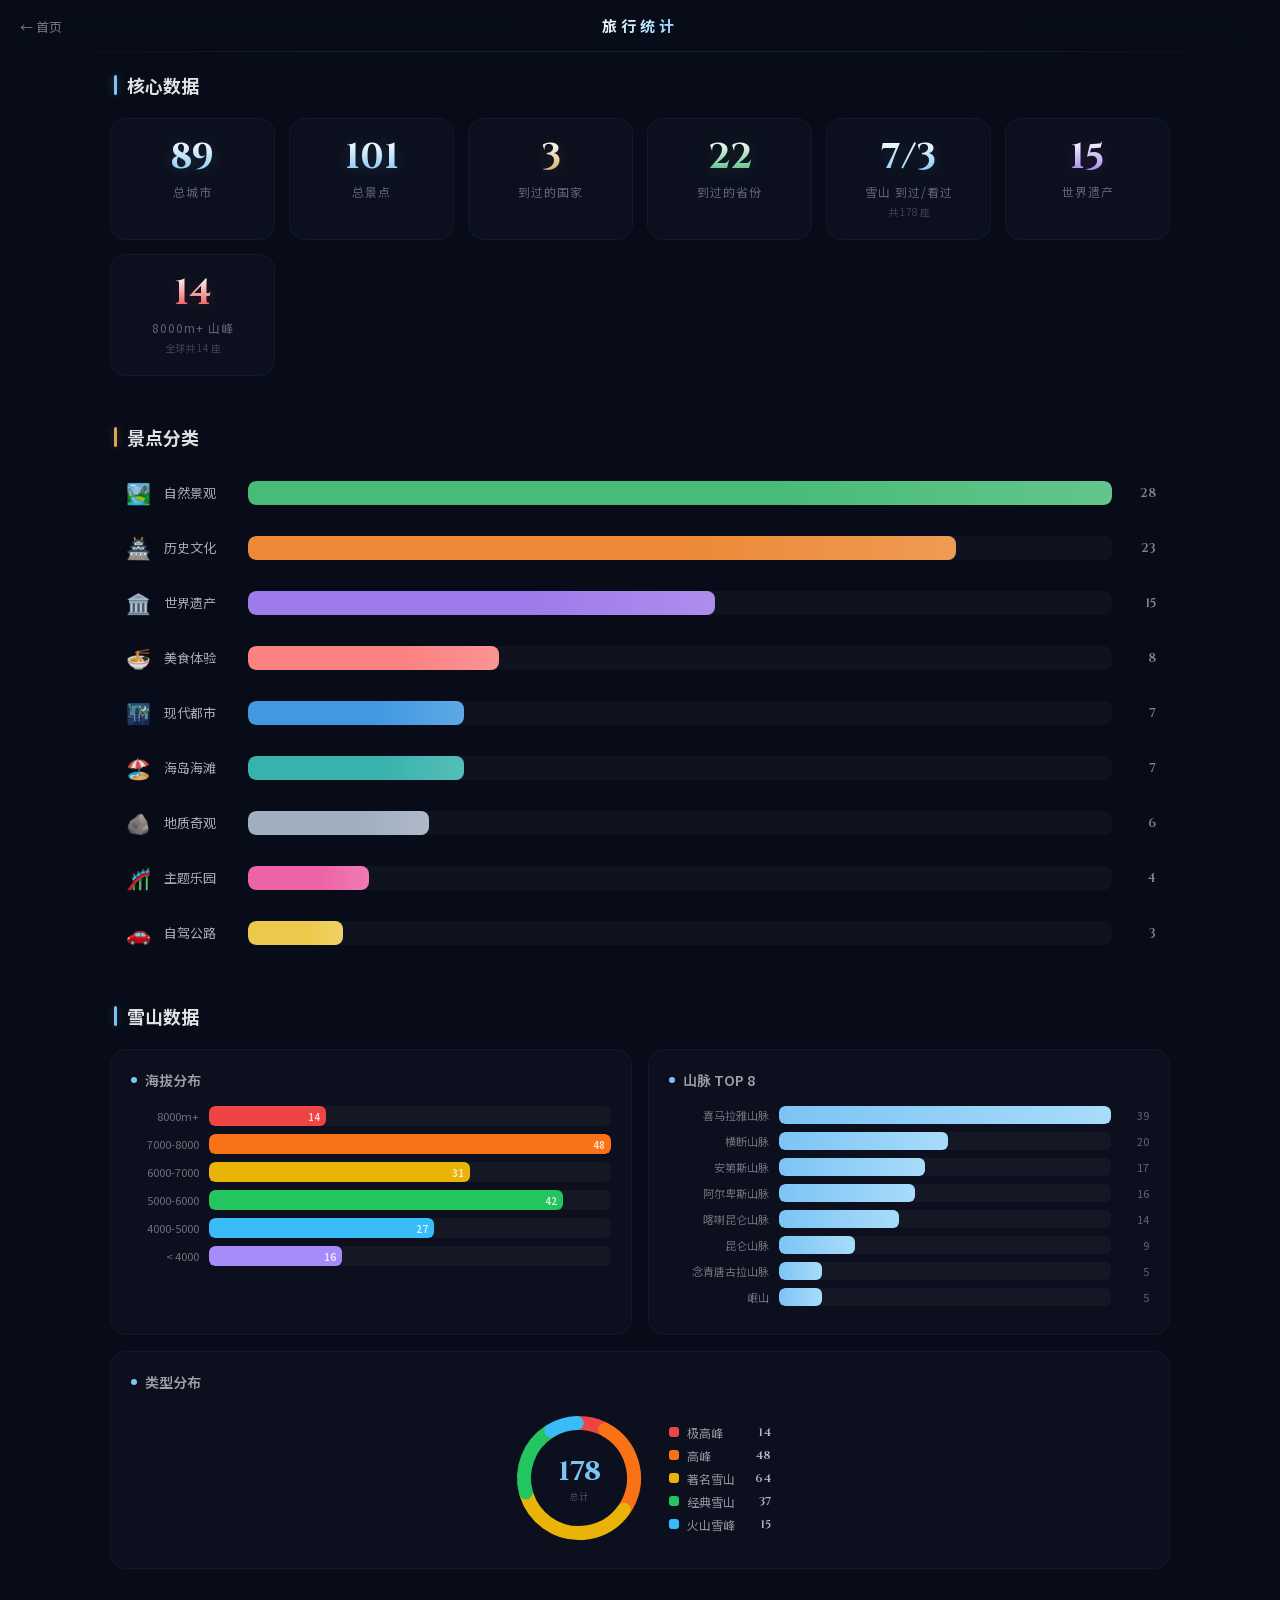
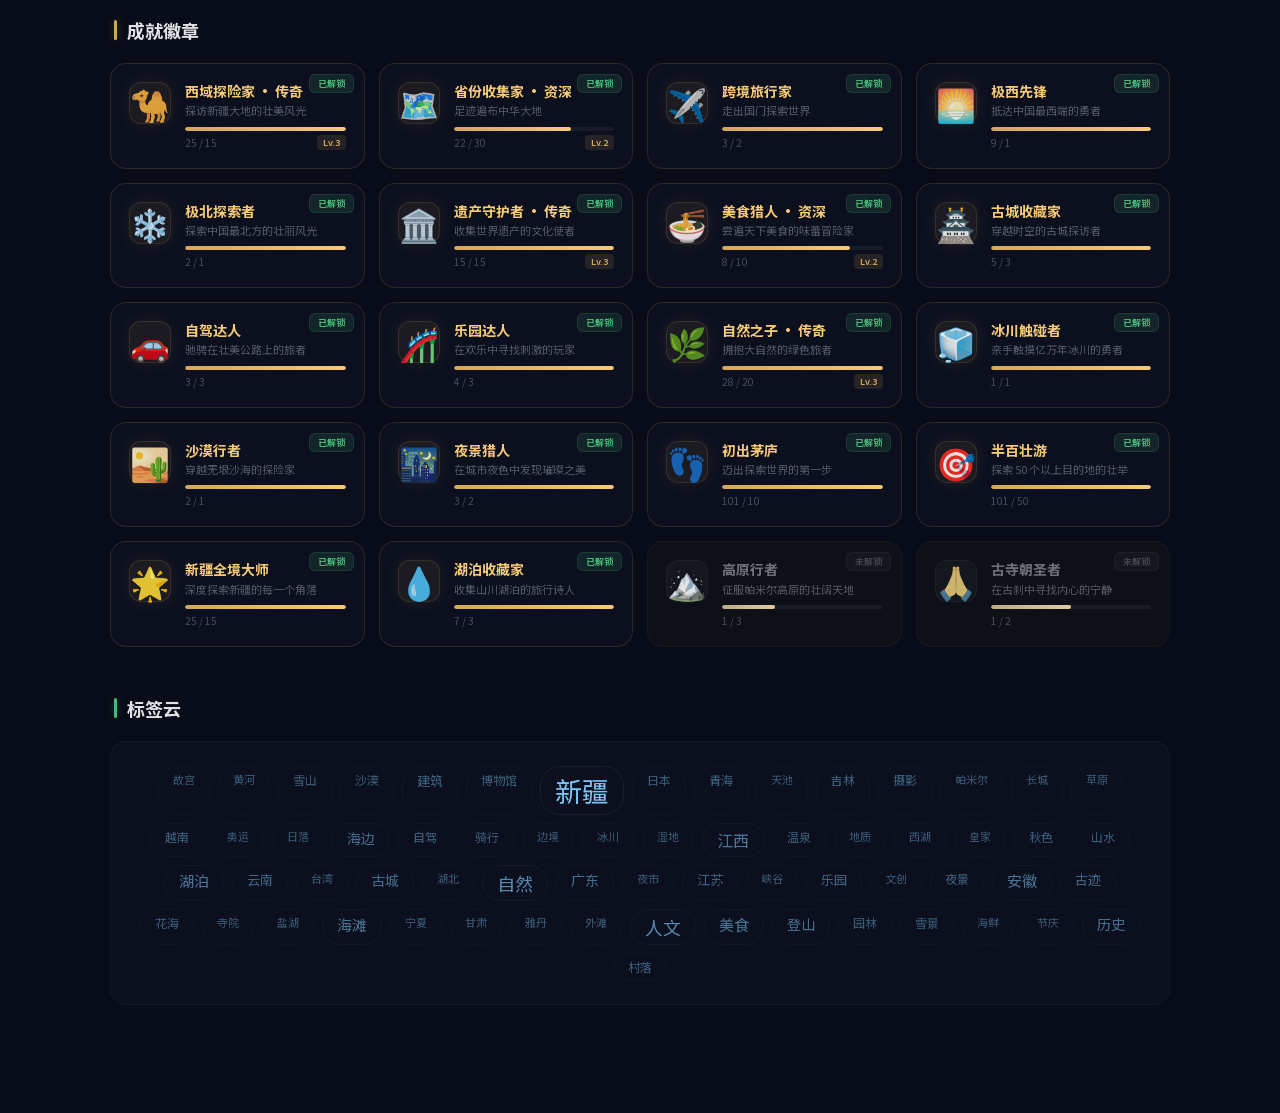
<file: stats.html>
<!DOCTYPE html>
<html lang="zh-CN">
<head>
    <meta charset="UTF-8">
    <meta name="viewport" content="width=device-width, initial-scale=1.0">
    <title>旅行统计</title>
    <link href="data/fonts/fonts_local.css" rel="stylesheet">
    <style>
        :root{
            --ice:#7cc4f5;--ice-bright:#a8dcfa;--ice-faint:rgba(124,196,245,0.18);
            --gold:#d4a85a;--gold-bright:#f6c977;--gold-faint:rgba(212,168,90,0.18);
            --green:#48bb78;--green-faint:rgba(72,187,120,0.15);
            --dark:#080c18;--card:rgba(14,18,32,0.85);
        }
        *{margin:0;padding:0;box-sizing:border-box;}
        body{font-family:'Noto Sans SC',-apple-system,'PingFang SC',sans-serif;
            background:var(--dark);color:rgba(255,255,255,0.88);min-height:100vh;overflow-x:hidden;}

        /* scrollbar */
        ::-webkit-scrollbar{width:4px;}
        ::-webkit-scrollbar-track{background:transparent;}
        ::-webkit-scrollbar-thumb{background:rgba(124,196,245,0.15);border-radius:2px;}
        ::-webkit-scrollbar-thumb:hover{background:rgba(124,196,245,0.3);}
        html{scrollbar-width:thin;scrollbar-color:rgba(124,196,245,0.15) transparent;}

        /* ===== Loading ===== */
        .loading{position:fixed;inset:0;z-index:9999;display:flex;flex-direction:column;
            align-items:center;justify-content:center;background:var(--dark);transition:opacity .6s;}
        .loading.hide{opacity:0;pointer-events:none;}
        .load-mount svg{width:64px;height:64px;filter:drop-shadow(0 0 16px rgba(124,196,245,0.3));}
        .load-mount svg path{stroke:var(--ice);stroke-width:2;fill:none;
            stroke-dasharray:200;stroke-dashoffset:200;animation:draw 1.5s ease forwards;}
        .load-text{margin-top:10px;font-family:'Cinzel',serif;font-size:10px;letter-spacing:4px;
            color:rgba(124,196,245,0.4);animation:breathe 2s ease-in-out infinite;}

        @keyframes draw{to{stroke-dashoffset:0}}
        @keyframes breathe{0%,100%{opacity:.4}50%{opacity:1}}
        @keyframes shimmer{0%{background-position:-200% center}100%{background-position:200% center}}
        @keyframes fadeUp{from{opacity:0;transform:translateY(20px)}to{opacity:1;transform:translateY(0)}}
        @keyframes fadeIn{from{opacity:0}to{opacity:1}}
        @keyframes glowPulse{0%,100%{box-shadow:0 0 8px rgba(124,196,245,0.15)}50%{box-shadow:0 0 20px rgba(124,196,245,0.3)}}
        @keyframes countUp{from{opacity:0;transform:translateY(10px)}to{opacity:1;transform:translateY(0)}}

        /* ===== Nav ===== */
        .nav{position:fixed;top:0;left:0;right:0;height:52px;z-index:100;
            background:linear-gradient(180deg,rgba(8,12,24,0.96),rgba(8,12,24,0.75));
            backdrop-filter:blur(24px) saturate(1.8);
            display:flex;align-items:center;justify-content:center;padding:0 20px;}
        .nav::after{content:'';position:absolute;bottom:0;left:0;right:0;height:1px;
            background:linear-gradient(90deg,transparent,rgba(124,196,245,0.12) 30%,rgba(124,196,245,0.12) 70%,transparent);}
        .nav-back{position:absolute;left:20px;color:rgba(255,255,255,0.45);text-decoration:none;
            font-size:13px;display:flex;align-items:center;gap:4px;transition:color .2s;}
        .nav-back:hover{color:var(--ice);}
        .nav-title{font-family:'Cinzel','Noto Sans SC',serif;font-size:15px;font-weight:700;letter-spacing:4px;
            background:linear-gradient(135deg,#fff 0%,var(--ice-bright) 40%,var(--ice) 60%,#fff 100%);
            background-size:200% auto;-webkit-background-clip:text;-webkit-text-fill-color:transparent;
            background-clip:text;animation:shimmer 4s linear infinite;}

        /* ===== Main Content ===== */
        .main{padding-top:72px;padding-bottom:60px;max-width:1100px;margin:0 auto;padding-left:20px;padding-right:20px;}

        /* Section titles */
        .section-title{font-size:18px;font-weight:700;margin-bottom:20px;padding-left:4px;
            display:flex;align-items:center;gap:10px;animation:fadeUp .5s ease both;}
        .section-title .accent{width:3px;height:20px;border-radius:2px;background:var(--ice);
            box-shadow:0 0 8px rgba(124,196,245,0.3);}
        .section-title .accent.gold{background:var(--gold);box-shadow:0 0 8px rgba(212,168,90,0.3);}
        .section-title .accent.green{background:var(--green);box-shadow:0 0 8px rgba(72,187,120,0.3);}
        .section{margin-bottom:48px;}

        /* ===== Core Stats Grid ===== */
        .stats-grid{display:grid;grid-template-columns:repeat(auto-fill,minmax(150px,1fr));gap:14px;}
        .stat-card{background:var(--card);border:1px solid rgba(124,196,245,0.05);border-radius:16px;
            padding:20px 18px;text-align:center;transition:all .35s cubic-bezier(0.16,1,0.3,1);
            animation:fadeUp .5s ease both;position:relative;overflow:hidden;}
        .stat-card::before{content:'';position:absolute;top:0;left:0;right:0;height:2px;
            background:linear-gradient(90deg,transparent,var(--stat-color,var(--ice)),transparent);opacity:0;transition:opacity .3s;}
        .stat-card:hover{transform:translateY(-4px);border-color:rgba(124,196,245,0.12);
            box-shadow:0 12px 40px rgba(0,0,0,0.25),0 0 20px rgba(124,196,245,0.06);}
        .stat-card:hover::before{opacity:1;}
        .stat-num{font-family:'Cinzel',serif;font-size:36px;font-weight:700;line-height:1;
            background:linear-gradient(180deg,#fff,var(--stat-color,var(--ice)));
            -webkit-background-clip:text;-webkit-text-fill-color:transparent;background-clip:text;
            filter:drop-shadow(0 2px 8px rgba(124,196,245,0.15));animation:countUp .6s ease both;}
        .stat-num.gold{background:linear-gradient(180deg,#fff,var(--gold));
            -webkit-background-clip:text;background-clip:text;
            filter:drop-shadow(0 2px 8px rgba(212,168,90,0.15));}
        .stat-num.green{background:linear-gradient(180deg,#fff,var(--green));
            -webkit-background-clip:text;background-clip:text;
            filter:drop-shadow(0 2px 8px rgba(72,187,120,0.15));}
        .stat-num.purple{background:linear-gradient(180deg,#fff,#9f7aea);
            -webkit-background-clip:text;background-clip:text;
            filter:drop-shadow(0 2px 8px rgba(159,122,234,0.15));}
        .stat-num.red{background:linear-gradient(180deg,#fff,#ef4444);
            -webkit-background-clip:text;background-clip:text;
            filter:drop-shadow(0 2px 8px rgba(239,68,68,0.15));}
        .stat-label{font-size:12px;color:rgba(255,255,255,0.35);margin-top:8px;letter-spacing:1px;}
        .stat-sub{font-size:10px;color:rgba(255,255,255,0.2);margin-top:4px;}

        /* ===== Category Distribution ===== */
        .cat-chart{display:flex;flex-direction:column;gap:10px;}
        .cat-row{display:flex;align-items:center;gap:12px;animation:fadeUp .4s ease both;
            padding:8px 14px;border-radius:12px;transition:background .2s;}
        .cat-row:hover{background:rgba(255,255,255,0.02);}
        .cat-emoji{font-size:20px;width:28px;text-align:center;flex-shrink:0;}
        .cat-name{font-size:13px;width:72px;flex-shrink:0;color:rgba(255,255,255,0.65);}
        .cat-bar-wrap{flex:1;height:24px;background:rgba(255,255,255,0.03);border-radius:8px;overflow:hidden;position:relative;}
        .cat-bar{height:100%;border-radius:8px;transition:width 1s cubic-bezier(0.16,1,0.3,1);
            position:relative;min-width:2px;}
        .cat-bar::after{content:'';position:absolute;inset:0;border-radius:8px;
            background:linear-gradient(90deg,transparent 60%,rgba(255,255,255,0.15));}
        .cat-count{font-family:'Cinzel',serif;font-size:13px;font-weight:600;width:32px;
            text-align:right;flex-shrink:0;color:rgba(255,255,255,0.5);}

        /* ===== Mountain Stats ===== */
        .mtn-grid{display:grid;grid-template-columns:1fr 1fr;gap:16px;}
        @media(max-width:700px){.mtn-grid{grid-template-columns:1fr;}}
        .mtn-panel{background:var(--card);border:1px solid rgba(124,196,245,0.05);border-radius:16px;
            padding:20px;animation:fadeUp .5s ease both;transition:all .35s;}
        .mtn-panel:hover{border-color:rgba(124,196,245,0.1);box-shadow:0 8px 32px rgba(0,0,0,0.2);}
        .mtn-panel-title{font-size:14px;font-weight:600;margin-bottom:16px;color:rgba(255,255,255,0.6);
            display:flex;align-items:center;gap:8px;}
        .mtn-panel-title .dot{width:6px;height:6px;border-radius:50%;background:var(--ice);}

        /* Elevation bars */
        .elev-row{display:flex;align-items:center;gap:10px;margin-bottom:8px;}
        .elev-label{font-size:11px;width:68px;text-align:right;color:rgba(255,255,255,0.4);flex-shrink:0;}
        .elev-bar-wrap{flex:1;height:20px;background:rgba(255,255,255,0.03);border-radius:6px;overflow:hidden;}
        .elev-bar{height:100%;border-radius:6px;transition:width 1s cubic-bezier(0.16,1,0.3,1);
            display:flex;align-items:center;justify-content:flex-end;padding-right:6px;min-width:2px;}
        .elev-bar-num{font-size:10px;font-weight:600;color:rgba(255,255,255,0.8);}
        .elev-count{font-size:11px;width:28px;text-align:right;color:rgba(255,255,255,0.35);flex-shrink:0;}

        /* Range bars */
        .range-row{display:flex;align-items:center;gap:10px;margin-bottom:8px;}
        .range-label{font-size:11px;width:100px;text-align:right;color:rgba(255,255,255,0.4);
            flex-shrink:0;overflow:hidden;text-overflow:ellipsis;white-space:nowrap;}
        .range-bar-wrap{flex:1;height:18px;background:rgba(255,255,255,0.03);border-radius:6px;overflow:hidden;}
        .range-bar{height:100%;border-radius:6px;background:linear-gradient(90deg,var(--ice),var(--ice-bright));
            transition:width 1s cubic-bezier(0.16,1,0.3,1);min-width:2px;}
        .range-count{font-size:11px;width:28px;text-align:right;color:rgba(255,255,255,0.35);flex-shrink:0;}

        /* Type distribution - donut */
        .type-wrap{display:flex;align-items:center;justify-content:center;gap:20px;flex-wrap:wrap;}
        .type-canvas-wrap{position:relative;width:140px;height:140px;flex-shrink:0;}
        .type-canvas-wrap canvas{width:140px;height:140px;}
        .type-center{position:absolute;inset:0;display:flex;flex-direction:column;align-items:center;
            justify-content:center;pointer-events:none;}
        .type-center-num{font-family:'Cinzel',serif;font-size:28px;font-weight:700;color:var(--ice);}
        .type-center-label{font-size:9px;color:rgba(255,255,255,0.25);letter-spacing:1px;}
        .type-legend{display:flex;flex-direction:column;gap:6px;}
        .type-legend-item{display:flex;align-items:center;gap:8px;font-size:12px;color:rgba(255,255,255,0.55);}
        .type-legend-dot{width:10px;height:10px;border-radius:3px;flex-shrink:0;}
        .type-legend-num{font-family:'Cinzel',serif;font-weight:600;margin-left:auto;padding-left:12px;color:rgba(255,255,255,0.7);}

        /* ===== Badges ===== */
        .badge-grid{display:grid;grid-template-columns:repeat(auto-fill,minmax(240px,1fr));gap:14px;}
        .badge-card{background:var(--card);border:1px solid rgba(124,196,245,0.05);border-radius:16px;
            padding:18px;display:flex;gap:14px;align-items:flex-start;transition:all .35s cubic-bezier(0.16,1,0.3,1);
            animation:fadeUp .4s ease both;position:relative;overflow:hidden;}
        .badge-card.unlocked{border-color:rgba(212,168,90,0.15);}
        .badge-card.unlocked:hover{transform:translateY(-4px);
            box-shadow:0 12px 40px rgba(0,0,0,0.25),0 0 24px rgba(212,168,90,0.1);
            border-color:rgba(212,168,90,0.3);}
        .badge-card.locked{opacity:0.45;filter:grayscale(0.5);}
        .badge-card.locked:hover{opacity:0.6;transform:translateY(-2px);}
        .badge-icon{font-size:32px;line-height:1;flex-shrink:0;width:42px;height:42px;
            display:flex;align-items:center;justify-content:center;border-radius:12px;
            background:rgba(255,255,255,0.03);border:1px solid rgba(255,255,255,0.04);}
        .badge-card.unlocked .badge-icon{background:rgba(212,168,90,0.08);
            border-color:rgba(212,168,90,0.15);box-shadow:0 0 16px rgba(212,168,90,0.1);
            animation:glowPulse 3s ease-in-out infinite;}
        .badge-info{flex:1;min-width:0;}
        .badge-title{font-size:14px;font-weight:700;line-height:1.3;}
        .badge-card.unlocked .badge-title{color:var(--gold-bright);}
        .badge-card.locked .badge-title{color:rgba(255,255,255,0.4);}
        .badge-desc{font-size:11px;color:rgba(255,255,255,0.3);margin-top:3px;line-height:1.4;}
        .badge-progress{margin-top:8px;}
        .badge-progress-bar{height:4px;background:rgba(255,255,255,0.05);border-radius:2px;overflow:hidden;}
        .badge-progress-fill{height:100%;border-radius:2px;background:linear-gradient(90deg,var(--gold),var(--gold-bright));
            transition:width 1s cubic-bezier(0.16,1,0.3,1);}
        .badge-progress-text{font-size:10px;color:rgba(255,255,255,0.25);margin-top:4px;display:flex;
            justify-content:space-between;align-items:center;}
        .badge-tier{font-size:9px;padding:1px 6px;border-radius:4px;background:rgba(212,168,90,0.12);
            color:var(--gold);font-weight:600;}
        .badge-status{position:absolute;top:10px;right:10px;font-size:9px;padding:2px 8px;
            border-radius:6px;font-weight:600;}
        .badge-status.unlocked{background:rgba(72,187,120,0.12);color:var(--green);border:1px solid rgba(72,187,120,0.15);}
        .badge-status.locked{background:rgba(255,255,255,0.03);color:rgba(255,255,255,0.2);border:1px solid rgba(255,255,255,0.04);}

        /* ===== Tag Cloud ===== */
        .tag-cloud{display:flex;flex-wrap:wrap;gap:8px;justify-content:center;
            padding:24px;background:var(--card);border:1px solid rgba(124,196,245,0.05);
            border-radius:16px;animation:fadeUp .5s ease both;}
        .tag-cloud-item{padding:4px 14px;border-radius:20px;
            border:1px solid rgba(124,196,245,0.08);color:var(--ice);
            transition:all .25s;cursor:default;white-space:nowrap;}
        .tag-cloud-item:hover{background:rgba(124,196,245,0.08);border-color:rgba(124,196,245,0.2);
            transform:translateY(-2px);box-shadow:0 4px 12px rgba(124,196,245,0.1);}

        /* ===== Responsive ===== */
        @media(max-width:600px){
            .stats-grid{grid-template-columns:repeat(2,1fr);gap:10px;}
            .stat-num{font-size:28px;}
            .stat-card{padding:16px 12px;}
            .badge-grid{grid-template-columns:1fr;}
            .cat-name{width:56px;font-size:11px;}
            .cat-emoji{font-size:16px;width:22px;}
            .range-label{width:72px;font-size:10px;}
        }
    </style>
</head>
<body>

<!-- Loading -->
<div class="loading" id="loadingScreen">
    <div class="load-mount">
        <svg viewBox="0 0 64 64"><path d="M4 56 L20 20 L28 32 L36 14 L44 28 L52 8 L60 56 Z"/></svg>
    </div>
    <div class="load-text">LOADING</div>
</div>

<!-- Nav -->
<div class="nav">
    <a class="nav-back" href="index.html">&larr; 首页</a>
    <span class="nav-title">旅行统计</span>
</div>

<!-- Main -->
<div class="main" id="mainContent" style="opacity:0;">

    <!-- Core Stats -->
    <div class="section" id="coreSection">
        <div class="section-title"><span class="accent"></span>核心数据</div>
        <div class="stats-grid" id="coreStats"></div>
    </div>

    <!-- Category Distribution -->
    <div class="section" id="catSection">
        <div class="section-title"><span class="accent gold"></span>景点分类</div>
        <div class="cat-chart" id="catChart"></div>
    </div>

    <!-- Mountain Stats -->
    <div class="section" id="mtnSection">
        <div class="section-title"><span class="accent"></span>雪山数据</div>
        <div class="mtn-grid" id="mtnGrid">
            <div class="mtn-panel" id="elevPanel">
                <div class="mtn-panel-title"><span class="dot"></span>海拔分布</div>
                <div id="elevChart"></div>
            </div>
            <div class="mtn-panel" id="rangePanel">
                <div class="mtn-panel-title"><span class="dot"></span>山脉 TOP 8</div>
                <div id="rangeChart"></div>
            </div>
            <div class="mtn-panel" id="typePanel" style="grid-column:1/-1;">
                <div class="mtn-panel-title"><span class="dot"></span>类型分布</div>
                <div class="type-wrap" id="typeWrap"></div>
            </div>
        </div>
    </div>

    <!-- Badges -->
    <div class="section" id="badgeSection">
        <div class="section-title"><span class="accent gold"></span>成就徽章</div>
        <div class="badge-grid" id="badgeGrid"></div>
    </div>

    <!-- Tag Cloud -->
    <div class="section" id="tagSection">
        <div class="section-title"><span class="accent green"></span>标签云</div>
        <div class="tag-cloud" id="tagCloud"></div>
    </div>
</div>

<script>
(function(){
    "use strict";

    /* ===== Helpers ===== */
    function fetchJSON(url, cb){
        var xhr=new XMLHttpRequest();
        xhr.open('GET',url,true);
        xhr.onreadystatechange=function(){
            if(xhr.readyState===4){
                if(xhr.status===200){
                    try{cb(null,JSON.parse(xhr.responseText));}catch(e){cb(e,null);}
                }else{cb(new Error('HTTP '+xhr.status),null);}
            }
        };
        xhr.send();
    }

    function loadAll(cb){
        var results={};var done=0;var total=3;var err=null;
        function check(){done++;if(done===total)cb(err,results);}
        fetchJSON('data/travel.json',function(e,d){if(e)err=e;results.travel=d||[];check();});
        fetchJSON('data/mountains_global.json',function(e,d){if(e)err=e;results.mountains=d||[];check();});
        fetchJSON('data/badges.json',function(e,d){if(e)err=e;results.badges=d||[];check();});
    }

    /* ===== Province extraction ===== */
    function extractProvince(location){
        if(!location)return '';
        /* Direct municipality/province names */
        var municipalities=['北京','天津','上海','重庆'];
        for(var i=0;i<municipalities.length;i++){
            if(location.indexOf(municipalities[i])!==-1)return municipalities[i];
        }
        /* Autonomous regions */
        var arPatterns=[
            {k:'广西',n:'广西'},{k:'内蒙古',n:'内蒙古'},{k:'西藏',n:'西藏'},
            {k:'宁夏',n:'宁夏'},{k:'新疆',n:'新疆'}
        ];
        for(var i=0;i<arPatterns.length;i++){
            if(location.indexOf(arPatterns[i].k)!==-1)return arPatterns[i].n;
        }
        /* Province with 省 */
        var m=location.match(/^(.{2,3}?)省/);
        if(m)return m[1];
        /* Taiwan / HK / Macau */
        if(location.indexOf('台湾')!==-1)return '台湾';
        if(location.indexOf('香港')!==-1)return '香港';
        if(location.indexOf('澳门')!==-1)return '澳门';
        return '';
    }

    /* ===== Country extraction ===== */
    function extractCountry(location, city){
        if(!location)return '';
        var foreign=[
            {k:'日本',n:'日本'},{k:'越南',n:'越南'},{k:'泰国',n:'泰国'},
            {k:'韩国',n:'韩国'},{k:'新加坡',n:'新加坡'},{k:'马来西亚',n:'马来西亚'},
            {k:'印度尼西亚',n:'印度尼西亚'},{k:'菲律宾',n:'菲律宾'},
            {k:'冰岛',n:'冰岛'},{k:'法国',n:'法国'},{k:'意大利',n:'意大利'},
            {k:'美国',n:'美国'},{k:'英国',n:'英国'},{k:'德国',n:'德国'},
            {k:'瑞士',n:'瑞士'},{k:'尼泊尔',n:'尼泊尔'}
        ];
        var hay=location+'|'+city;
        for(var i=0;i<foreign.length;i++){
            if(hay.indexOf(foreign[i].k)!==-1)return foreign[i].n;
        }
        /* Check if it's Chinese */
        var provinces=['北京','天津','上海','重庆','广西','内蒙古','西藏','宁夏','新疆',
            '台湾','香港','澳门','河北','山西','辽宁','吉林','黑龙江','江苏','浙江',
            '安徽','福建','江西','山东','河南','湖北','湖南','广东','海南','四川',
            '贵州','云南','陕西','甘肃','青海'];
        for(var i=0;i<provinces.length;i++){
            if(location.indexOf(provinces[i])!==-1)return '中国';
        }
        if(location.match(/省|市|区|县|州/))return '中国';
        return '其他';
    }

    /* ===== matchVisited logic ===== */
    function matchMountains(travelData, allMountains){
        var spots=[];
        travelData.forEach(function(c){
            if(!c.visited)return;
            (c.spots||[]).forEach(function(s){
                spots.push({title:s.title, location:s.location||'', city:c.city});
            });
        });

        allMountains.forEach(function(m){
            m.visited=false; m.seen=false;
            var mKeys=m.matchKeys||[];
            for(var i=0;i<spots.length;i++){
                var hay=spots[i].title+'|'+spots[i].location+'|'+spots[i].city;
                for(var j=0;j<mKeys.length;j++){
                    if(hay.indexOf(mKeys[j])!==-1){m.visited=true;break;}
                }
                if(m.visited) break;
            }
            var vps=m.viewpoints||[];
            vps.forEach(function(v){
                v.visited=false;
                var vKeys=v.matchKeys||[v.name];
                for(var i=0;i<spots.length;i++){
                    var hay=spots[i].title+'|'+spots[i].location+'|'+spots[i].city;
                    for(var j=0;j<vKeys.length;j++){
                        if(hay.indexOf(vKeys[j])!==-1){v.visited=true;break;}
                    }
                    if(v.visited) break;
                }
                if(v.visited) m.seen=true;
            });
        });
    }

    /* ===== Badge evaluation ===== */
    function evaluateBadge(badge, visitedSpots, allSpots){
        var cond=badge.condition;
        var count=0;
        switch(cond.type){
            case 'tag_count':
                allSpots.forEach(function(s){
                    var tags=s.tags||[];
                    for(var i=0;i<tags.length;i++){
                        if(tags[i].indexOf(cond.tag)!==-1){count++;break;}
                    }
                });
                break;
            case 'province_count':
                var provSet={};
                allSpots.forEach(function(s){
                    var p=extractProvince(s.location);
                    if(p)provSet[p]=true;
                });
                count=Object.keys(provSet).length;
                break;
            case 'country_count':
                var cSet={};
                visitedSpots.forEach(function(s){
                    var c=extractCountry(s.location, s.city);
                    if(c)cSet[c]=true;
                });
                count=Object.keys(cSet).length;
                break;
            case 'lng_below':
                allSpots.forEach(function(s){
                    if(s.lng && s.lng<cond.value)count++;
                });
                break;
            case 'lat_above':
                allSpots.forEach(function(s){
                    if(s.lat && s.lat>cond.value)count++;
                });
                break;
            case 'heritage_count':
                allSpots.forEach(function(s){
                    if(s.category==='世界遗产')count++;
                });
                break;
            case 'category_count':
                allSpots.forEach(function(s){
                    if(s.category===cond.category)count++;
                });
                break;
            case 'has_spot_with_tag':
                allSpots.forEach(function(s){
                    var tags=s.tags||[];
                    for(var i=0;i<tags.length;i++){
                        if(tags[i].indexOf(cond.tag)!==-1){count++;break;}
                    }
                });
                break;
            case 'total_count':
                count=allSpots.length;
                break;
        }
        var threshold=cond.threshold||1;
        var unlocked=count>=threshold;
        var currentTier=0;
        var maxTier=0;
        var nextThreshold=threshold;
        if(badge.tiers){
            maxTier=badge.tiers.length;
            for(var i=0;i<badge.tiers.length;i++){
                if(count>=badge.tiers[i].threshold){
                    currentTier=badge.tiers[i].level;
                }
            }
            /* Find next threshold */
            for(var i=0;i<badge.tiers.length;i++){
                if(count<badge.tiers[i].threshold){
                    nextThreshold=badge.tiers[i].threshold;
                    break;
                }
                nextThreshold=badge.tiers[i].threshold;
            }
        }
        return {
            unlocked:unlocked,
            count:count,
            threshold:threshold,
            currentTier:currentTier,
            maxTier:maxTier,
            nextThreshold:nextThreshold,
            tiers:badge.tiers||null
        };
    }

    /* ===== Category Config ===== */
    var CATEGORIES=[
        {name:'自然景观',emoji:'🏞️',color:'#48bb78'},
        {name:'世界遗产',emoji:'🏛️',color:'#9f7aea'},
        {name:'历史文化',emoji:'🏯',color:'#ed8936'},
        {name:'现代都市',emoji:'🌃',color:'#4299e1'},
        {name:'美食体验',emoji:'🍜',color:'#fc8181'},
        {name:'海岛海滩',emoji:'🏖️',color:'#38b2ac'},
        {name:'主题乐园',emoji:'🎢',color:'#ed64a6'},
        {name:'自驾公路',emoji:'🚗',color:'#ecc94b'},
        {name:'地质奇观',emoji:'🪨',color:'#a0aec0'}
    ];

    /* ===== Elevation bracket config ===== */
    var ELEV_BRACKETS=[
        {label:'8000m+',min:8000,max:99999,color:'#ef4444'},
        {label:'7000-8000',min:7000,max:8000,color:'#f97316'},
        {label:'6000-7000',min:6000,max:7000,color:'#eab308'},
        {label:'5000-6000',min:5000,max:6000,color:'#22c55e'},
        {label:'4000-5000',min:4000,max:5000,color:'#38bdf8'},
        {label:'< 4000',min:0,max:4000,color:'#a78bfa'}
    ];

    /* ===== Type colors ===== */
    var TYPE_COLORS={
        '极高峰':'#ef4444',
        '高峰':'#f97316',
        '著名雪山':'#eab308',
        '经典雪山':'#22c55e',
        '火山雪峰':'#38bdf8'
    };

    /* ===== Draw donut ===== */
    function drawDonut(canvas, data, total){
        var ctx=canvas.getContext('2d');
        var dpr=window.devicePixelRatio||1;
        var size=140;
        canvas.width=size*dpr;
        canvas.height=size*dpr;
        canvas.style.width=size+'px';
        canvas.style.height=size+'px';
        ctx.scale(dpr,dpr);

        var cx=size/2, cy=size/2, r=55, lineW=14;
        var startAngle=-Math.PI/2;
        var gap=0.04;

        data.forEach(function(item){
            var sweep=(item.value/total)*Math.PI*2-gap;
            if(sweep<0.01)sweep=0.01;

            ctx.beginPath();
            ctx.arc(cx,cy,r,startAngle,startAngle+sweep,false);
            ctx.strokeStyle=item.color;
            ctx.lineWidth=lineW;
            ctx.lineCap='round';
            ctx.stroke();

            startAngle+=sweep+gap;
        });
    }

    /* ===== Main render ===== */
    function render(data){
        var travelData=data.travel;
        var allMountains=data.mountains;
        var badgesData=data.badges;

        /* --- Compute visited spots --- */
        var visitedCities=[];
        var allVisitedSpots=[];
        var totalSpots=0;

        travelData.forEach(function(c){
            if(!c.visited)return;
            visitedCities.push(c);
            (c.spots||[]).forEach(function(s){
                allVisitedSpots.push({
                    title:s.title,
                    content:s.content,
                    location:s.location||'',
                    lat:s.lat,
                    lng:s.lng,
                    category:s.category||'',
                    tags:s.tags||[],
                    city:c.city
                });
            });
        });
        totalSpots=allVisitedSpots.length;

        /* --- Countries & Provinces --- */
        var countrySet={};
        var provinceSet={};
        allVisitedSpots.forEach(function(s){
            var c=extractCountry(s.location, s.city);
            if(c)countrySet[c]=true;
            var p=extractProvince(s.location);
            if(p)provinceSet[p]=true;
        });
        var countryCount=Object.keys(countrySet).length;
        var provinceCount=Object.keys(provinceSet).length;

        /* --- Mountains --- */
        matchMountains(travelData, allMountains);
        var mtnVisited=0, mtnSeen=0, mtn8000=0;
        allMountains.forEach(function(m){
            if(m.visited)mtnVisited++;
            if(m.seen)mtnSeen++;
            if(m.elevation>=8000)mtn8000++;
        });

        /* --- Heritage --- */
        var heritageCount=0;
        allVisitedSpots.forEach(function(s){
            if(s.category==='世界遗产')heritageCount++;
        });

        /* ===== 1. Core Stats ===== */
        var coreEl=document.getElementById('coreStats');
        var coreItems=[
            {num:visitedCities.length, label:'总城市', cls:''},
            {num:totalSpots, label:'总景点', cls:''},
            {num:countryCount, label:'到过的国家', cls:'gold'},
            {num:provinceCount, label:'到过的省份', cls:'green'},
            {num:mtnVisited+'/'+mtnSeen, label:'雪山 到过/看过', cls:'', sub:'共 '+allMountains.length+' 座'},
            {num:heritageCount, label:'世界遗产', cls:'purple'},
            {num:mtn8000, label:'8000m+ 山峰', cls:'red', sub:'全球共 14 座'}
        ];
        var coreHtml='';
        coreItems.forEach(function(item, idx){
            coreHtml+='<div class="stat-card" style="animation-delay:'+((idx*0.06))+'s">';
            coreHtml+='<div class="stat-num '+item.cls+'">'+item.num+'</div>';
            coreHtml+='<div class="stat-label">'+item.label+'</div>';
            if(item.sub)coreHtml+='<div class="stat-sub">'+item.sub+'</div>';
            coreHtml+='</div>';
        });
        coreEl.innerHTML=coreHtml;

        /* ===== 2. Category Distribution ===== */
        var catCounts={};
        CATEGORIES.forEach(function(cat){catCounts[cat.name]=0;});
        allVisitedSpots.forEach(function(s){
            if(catCounts.hasOwnProperty(s.category)){catCounts[s.category]++;}
        });
        var maxCat=0;
        CATEGORIES.forEach(function(cat){
            if(catCounts[cat.name]>maxCat)maxCat=catCounts[cat.name];
        });

        var catEl=document.getElementById('catChart');
        var catHtml='';
        /* Sort by count descending */
        var sortedCats=CATEGORIES.slice().sort(function(a,b){return catCounts[b.name]-catCounts[a.name];});
        sortedCats.forEach(function(cat, idx){
            var cnt=catCounts[cat.name];
            var pct=maxCat>0?Math.round((cnt/maxCat)*100):0;
            catHtml+='<div class="cat-row" style="animation-delay:'+(idx*0.05)+'s">';
            catHtml+='<span class="cat-emoji">'+cat.emoji+'</span>';
            catHtml+='<span class="cat-name">'+cat.name+'</span>';
            catHtml+='<div class="cat-bar-wrap"><div class="cat-bar" style="width:0%;background:'+cat.color+'" data-width="'+pct+'%"></div></div>';
            catHtml+='<span class="cat-count">'+cnt+'</span>';
            catHtml+='</div>';
        });
        catEl.innerHTML=catHtml;

        /* ===== 3. Mountain Stats ===== */
        /* Elevation distribution */
        var elevCounts=[];
        var elevMax=0;
        ELEV_BRACKETS.forEach(function(b){
            var cnt=0;
            allMountains.forEach(function(m){
                if(m.elevation>=b.min && m.elevation<b.max)cnt++;
            });
            elevCounts.push({label:b.label,count:cnt,color:b.color});
            if(cnt>elevMax)elevMax=cnt;
        });

        var elevEl=document.getElementById('elevChart');
        var elevHtml='';
        elevCounts.forEach(function(item){
            var pct=elevMax>0?Math.round((item.count/elevMax)*100):0;
            elevHtml+='<div class="elev-row">';
            elevHtml+='<span class="elev-label">'+item.label+'</span>';
            elevHtml+='<div class="elev-bar-wrap"><div class="elev-bar" style="width:0%;background:'+item.color+'" data-width="'+pct+'%"><span class="elev-bar-num">'+item.count+'</span></div></div>';
            elevHtml+='</div>';
        });
        elevEl.innerHTML=elevHtml;

        /* Mountain ranges TOP 8 */
        var rangeCounts={};
        allMountains.forEach(function(m){
            var r=m.range||'其他';
            rangeCounts[r]=(rangeCounts[r]||0)+1;
        });
        var rangeArr=[];
        for(var key in rangeCounts){
            if(rangeCounts.hasOwnProperty(key)){
                rangeArr.push({name:key,count:rangeCounts[key]});
            }
        }
        rangeArr.sort(function(a,b){return b.count-a.count;});
        rangeArr=rangeArr.slice(0,8);
        var rangeMax=rangeArr.length>0?rangeArr[0].count:1;

        var rangeEl=document.getElementById('rangeChart');
        var rangeHtml='';
        rangeArr.forEach(function(item){
            var pct=Math.round((item.count/rangeMax)*100);
            rangeHtml+='<div class="range-row">';
            rangeHtml+='<span class="range-label" title="'+item.name+'">'+item.name+'</span>';
            rangeHtml+='<div class="range-bar-wrap"><div class="range-bar" style="width:0%" data-width="'+pct+'%"></div></div>';
            rangeHtml+='<span class="range-count">'+item.count+'</span>';
            rangeHtml+='</div>';
        });
        rangeEl.innerHTML=rangeHtml;

        /* Type distribution donut */
        var typeCounts={};
        var typeOrder=['极高峰','高峰','著名雪山','经典雪山','火山雪峰'];
        typeOrder.forEach(function(t){typeCounts[t]=0;});
        allMountains.forEach(function(m){
            var t=m.type||'其他';
            if(typeCounts.hasOwnProperty(t))typeCounts[t]++;
        });

        var typeWrap=document.getElementById('typeWrap');
        var typeHtml='<div class="type-canvas-wrap"><canvas id="typeCanvas"></canvas>';
        typeHtml+='<div class="type-center"><span class="type-center-num">'+allMountains.length+'</span>';
        typeHtml+='<span class="type-center-label">总计</span></div></div>';
        typeHtml+='<div class="type-legend">';
        var donutData=[];
        typeOrder.forEach(function(t){
            var color=TYPE_COLORS[t]||'#888';
            donutData.push({value:typeCounts[t],color:color});
            typeHtml+='<div class="type-legend-item">';
            typeHtml+='<span class="type-legend-dot" style="background:'+color+'"></span>';
            typeHtml+='<span>'+t+'</span>';
            typeHtml+='<span class="type-legend-num">'+typeCounts[t]+'</span>';
            typeHtml+='</div>';
        });
        typeHtml+='</div>';
        typeWrap.innerHTML=typeHtml;

        setTimeout(function(){
            var canvas=document.getElementById('typeCanvas');
            if(canvas)drawDonut(canvas, donutData, allMountains.length);
        },100);

        /* ===== 4. Badges ===== */
        /* Prepare spots for badge evaluation (all visited spots with extra info) */
        var badgeSpotsAll=[];
        var badgeSpotsWithCity=[];
        travelData.forEach(function(c){
            if(!c.visited)return;
            (c.spots||[]).forEach(function(s){
                badgeSpotsAll.push({
                    title:s.title, location:s.location||'', lat:s.lat, lng:s.lng,
                    category:s.category||'', tags:s.tags||[], city:c.city
                });
                badgeSpotsWithCity.push({
                    title:s.title, location:s.location||'', lat:s.lat, lng:s.lng,
                    category:s.category||'', tags:s.tags||[], city:c.city
                });
            });
        });

        var badgeEl=document.getElementById('badgeGrid');
        var badgeHtml='';
        /* Sort: unlocked first */
        var badgeResults=[];
        badgesData.forEach(function(b){
            var result=evaluateBadge(b, badgeSpotsWithCity, badgeSpotsAll);
            badgeResults.push({badge:b, result:result});
        });
        badgeResults.sort(function(a,b){
            if(a.result.unlocked&&!b.result.unlocked)return -1;
            if(!a.result.unlocked&&b.result.unlocked)return 1;
            return 0;
        });

        badgeResults.forEach(function(item, idx){
            var b=item.badge;
            var r=item.result;
            var cardClass=r.unlocked?'unlocked':'locked';
            badgeHtml+='<div class="badge-card '+cardClass+'" style="animation-delay:'+(idx*0.04)+'s">';

            /* Status indicator */
            if(r.unlocked){
                badgeHtml+='<span class="badge-status unlocked">已解锁</span>';
            }else{
                badgeHtml+='<span class="badge-status locked">未解锁</span>';
            }

            badgeHtml+='<div class="badge-icon">'+b.icon+'</div>';
            badgeHtml+='<div class="badge-info">';

            /* Title with tier suffix */
            var titleText=b.title;
            if(r.tiers && r.currentTier>0){
                for(var i=0;i<r.tiers.length;i++){
                    if(r.tiers[i].level===r.currentTier){
                        titleText+=r.tiers[i].suffix;
                        break;
                    }
                }
            }
            badgeHtml+='<div class="badge-title">'+titleText+'</div>';
            badgeHtml+='<div class="badge-desc">'+b.description+'</div>';

            /* Progress bar for tiered badges */
            if(r.tiers){
                var progressPct=Math.min(100,Math.round((r.count/r.nextThreshold)*100));
                badgeHtml+='<div class="badge-progress">';
                badgeHtml+='<div class="badge-progress-bar"><div class="badge-progress-fill" style="width:0%" data-width="'+progressPct+'%"></div></div>';
                badgeHtml+='<div class="badge-progress-text">';
                badgeHtml+='<span>'+r.count+' / '+r.nextThreshold+'</span>';
                if(r.currentTier>0){
                    badgeHtml+='<span class="badge-tier">Lv.'+r.currentTier+'</span>';
                }
                badgeHtml+='</div>';
                badgeHtml+='</div>';
            }else{
                /* Non-tiered: simple progress */
                var threshold=r.threshold;
                var progressPct=Math.min(100,Math.round((r.count/threshold)*100));
                badgeHtml+='<div class="badge-progress">';
                badgeHtml+='<div class="badge-progress-bar"><div class="badge-progress-fill" style="width:0%" data-width="'+progressPct+'%"></div></div>';
                badgeHtml+='<div class="badge-progress-text"><span>'+r.count+' / '+threshold+'</span></div>';
                badgeHtml+='</div>';
            }

            badgeHtml+='</div>'; /* .badge-info */
            badgeHtml+='</div>'; /* .badge-card */
        });
        badgeEl.innerHTML=badgeHtml;

        /* ===== 5. Tag Cloud ===== */
        var tagFreq={};
        allVisitedSpots.forEach(function(s){
            (s.tags||[]).forEach(function(t){
                tagFreq[t]=(tagFreq[t]||0)+1;
            });
        });
        var tagArr=[];
        for(var key in tagFreq){
            if(tagFreq.hasOwnProperty(key)){
                tagArr.push({tag:key,count:tagFreq[key]});
            }
        }
        tagArr.sort(function(a,b){return b.count-a.count;});
        var tagMax=tagArr.length>0?tagArr[0].count:1;
        var tagMin=tagArr.length>0?tagArr[tagArr.length-1].count:1;

        var tagEl=document.getElementById('tagCloud');
        var tagHtml='';
        /* Shuffle for visual variety */
        var shuffled=tagArr.slice();
        for(var i=shuffled.length-1;i>0;i--){
            var j=Math.floor(Math.random()*(i+1));
            var tmp=shuffled[i];shuffled[i]=shuffled[j];shuffled[j]=tmp;
        }
        shuffled.forEach(function(item){
            var ratio=(item.count-tagMin)/(tagMax-tagMin||1);
            var fontSize=Math.round(11+ratio*16);
            var opacity=0.4+ratio*0.6;
            tagHtml+='<span class="tag-cloud-item" style="font-size:'+fontSize+'px;opacity:'+opacity+'" title="'+item.count+' 次">'+item.tag+'</span>';
        });
        tagEl.innerHTML=tagHtml;

        /* ===== Animate bars in ===== */
        setTimeout(function(){
            var bars=document.querySelectorAll('[data-width]');
            for(var i=0;i<bars.length;i++){
                (function(bar){
                    setTimeout(function(){
                        bar.style.width=bar.getAttribute('data-width');
                    },50);
                })(bars[i]);
            }
        },200);

        /* Show content */
        document.getElementById('mainContent').style.opacity='1';
        document.getElementById('mainContent').style.transition='opacity 0.5s ease';
    }

    /* ===== Init ===== */
    loadAll(function(err, data){
        setTimeout(function(){
            document.getElementById('loadingScreen').classList.add('hide');
        },800);
        if(err){
            console.error('Failed to load data:',err);
        }
        setTimeout(function(){
            render(data);
        },900);
    });

})();
</script>
</body>
</html>
</file>
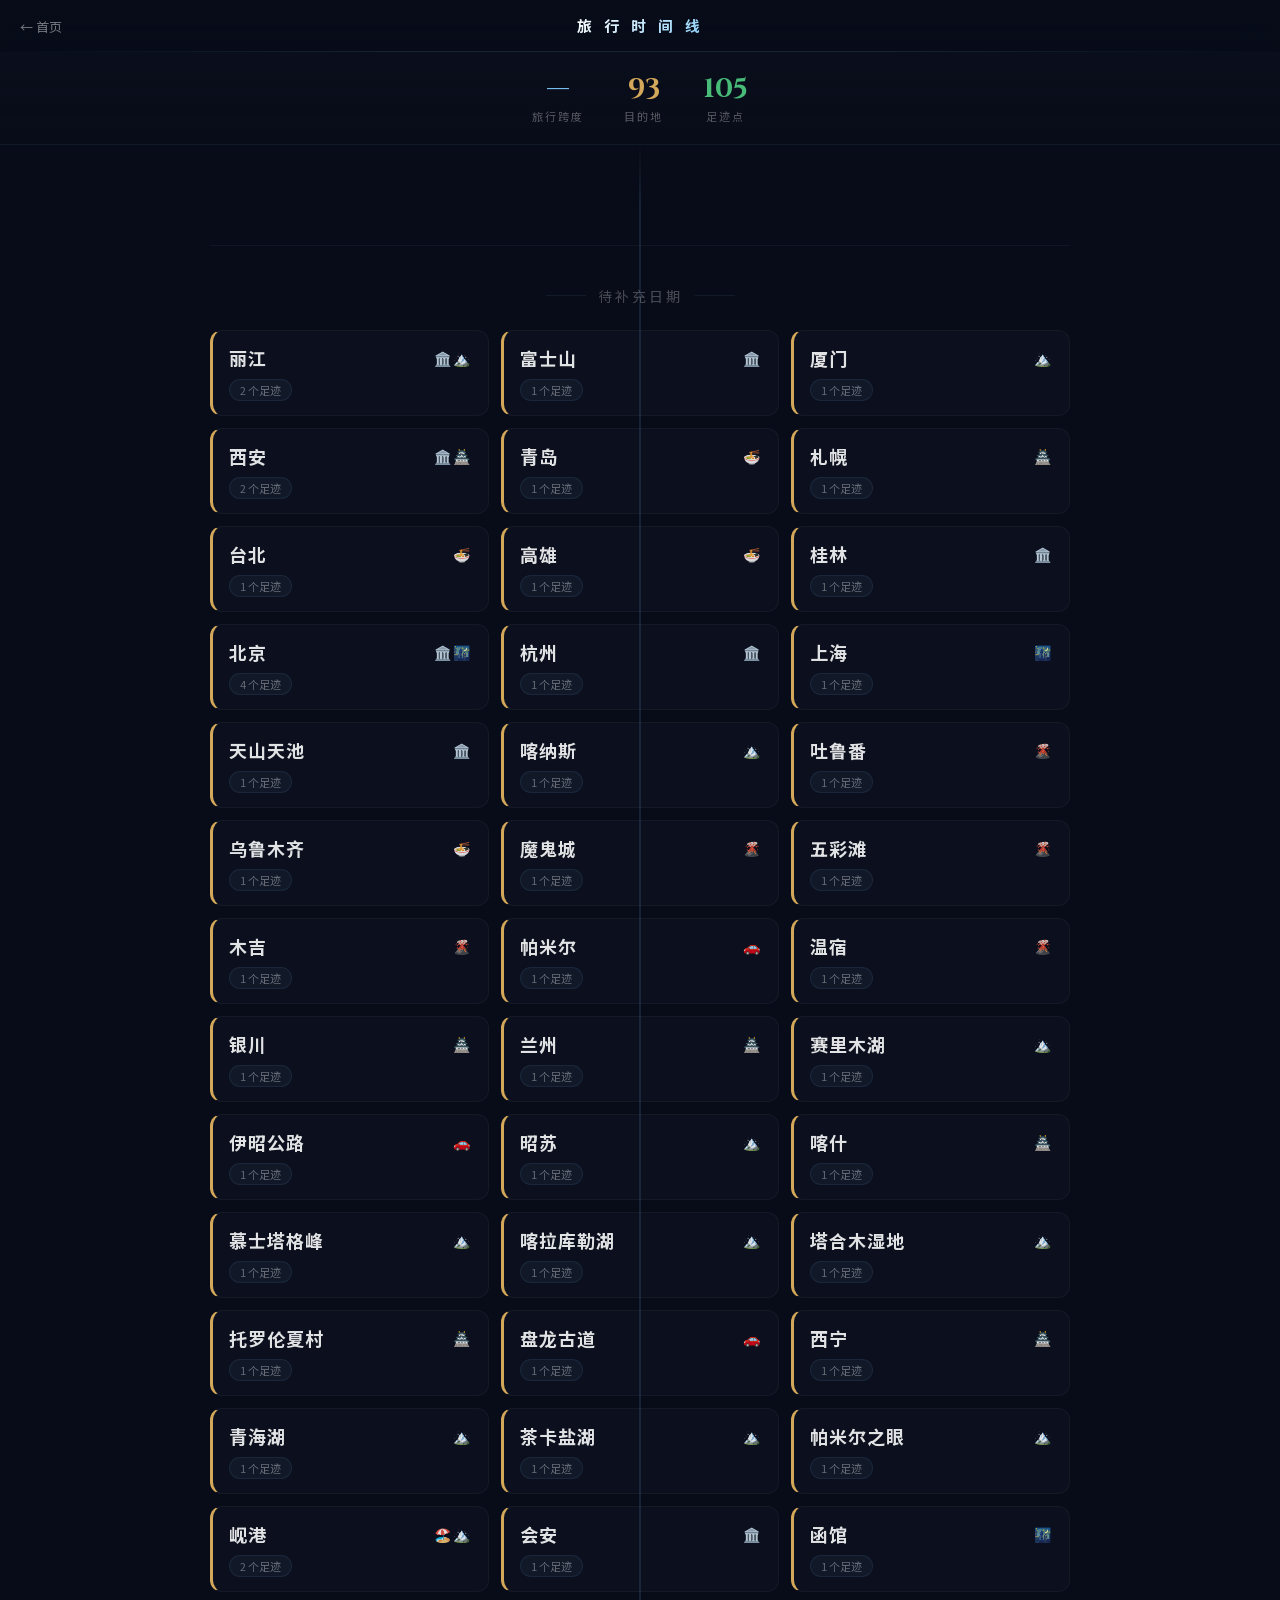
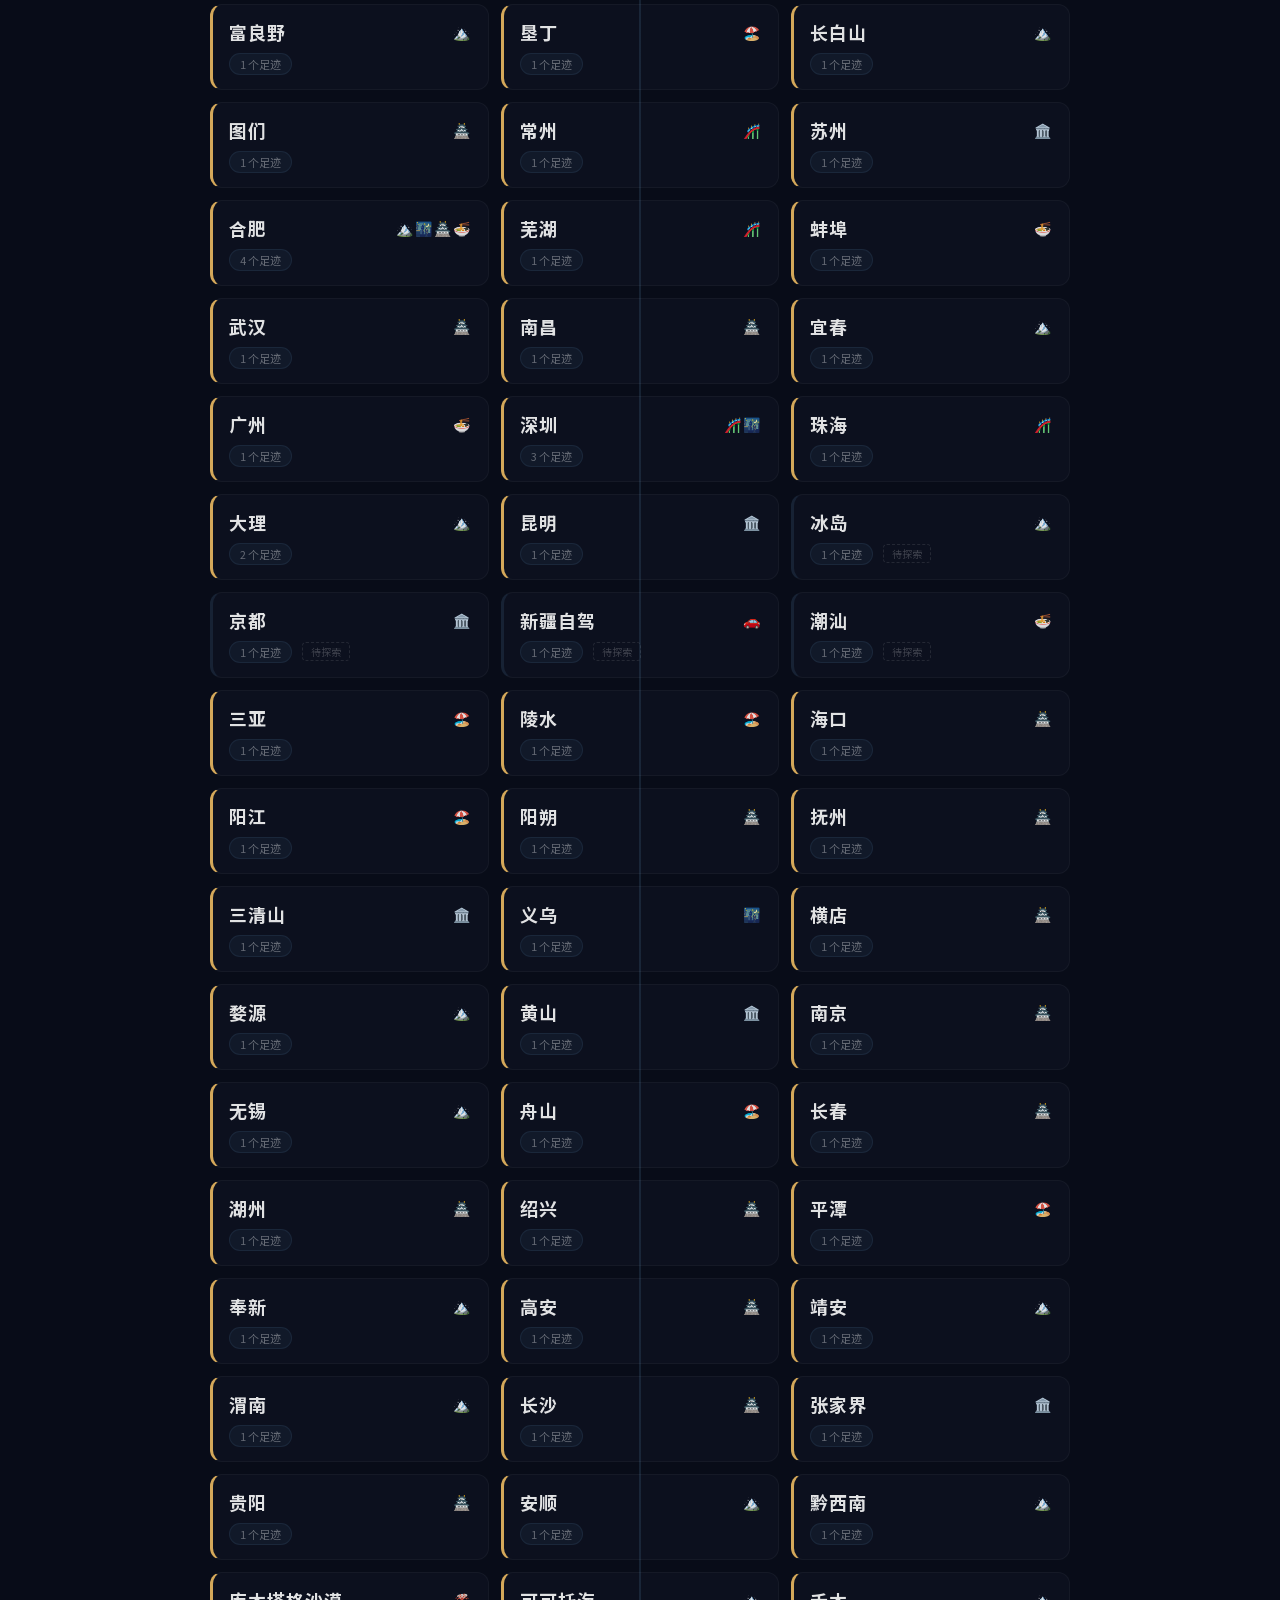
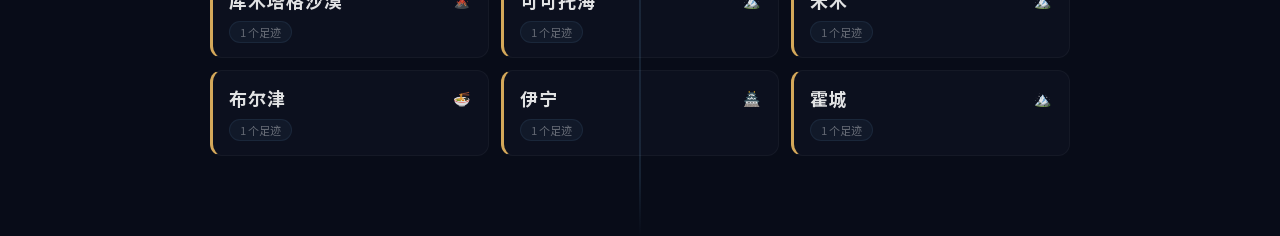
<file: timeline.html>
<!DOCTYPE html>
<html lang="zh-CN">
<head>
    <meta charset="UTF-8">
    <meta name="viewport" content="width=device-width, initial-scale=1.0">
    <title>旅行时间线</title>
    <link href="data/fonts/fonts_local.css" rel="stylesheet">
    <style>
        :root{
            --dark:#080c18;--ice:#7cc4f5;--ice-bright:#a8dcfa;--ice-faint:rgba(124,196,245,0.18);
            --gold:#d4a85a;--gold-bright:#f6c977;--gold-faint:rgba(212,168,90,0.18);
            --green:#48bb78;--green-faint:rgba(72,187,120,0.15);
            --card:rgba(14,18,32,0.85);
        }
        *{margin:0;padding:0;box-sizing:border-box;}
        body{font-family:'Noto Sans SC',-apple-system,'PingFang SC',sans-serif;
            background:var(--dark);color:rgba(255,255,255,0.88);min-height:100vh;overflow-x:hidden;}
        body::-webkit-scrollbar{width:6px;}
        body::-webkit-scrollbar-track{background:transparent;}
        body::-webkit-scrollbar-thumb{background:rgba(124,196,245,0.15);border-radius:3px;}
        body::-webkit-scrollbar-thumb:hover{background:rgba(124,196,245,0.3);}

        /* Loading */
        .loading{position:fixed;inset:0;z-index:9999;display:flex;flex-direction:column;
            align-items:center;justify-content:center;background:var(--dark);transition:opacity .6s;}
        .loading.hide{opacity:0;pointer-events:none;}
        .load-mount svg{width:64px;height:64px;filter:drop-shadow(0 0 16px rgba(124,196,245,0.3));}
        .load-mount svg path{stroke:var(--ice);stroke-width:2;fill:none;
            stroke-dasharray:200;stroke-dashoffset:200;animation:draw 1.5s ease forwards;}
        .load-text{margin-top:10px;font-family:'Cinzel',serif;font-size:10px;letter-spacing:4px;
            color:rgba(124,196,245,0.4);animation:breathe 2s ease-in-out infinite;}
        @keyframes draw{to{stroke-dashoffset:0}}
        @keyframes breathe{0%,100%{opacity:.4}50%{opacity:1}}
        @keyframes shimmer{0%{background-position:-200% center}100%{background-position:200% center}}
        @keyframes fadeUp{from{opacity:0;transform:translateY(20px)}to{opacity:1;transform:translateY(0)}}

        /* Nav */
        .nav{position:fixed;top:0;left:0;right:0;height:52px;z-index:100;
            background:linear-gradient(180deg,rgba(8,12,24,0.96),rgba(8,12,24,0.75));
            backdrop-filter:blur(24px) saturate(1.8);
            display:flex;align-items:center;justify-content:space-between;padding:0 20px;}
        .nav::after{content:'';position:absolute;bottom:0;left:0;right:0;height:1px;
            background:linear-gradient(90deg,transparent,rgba(124,196,245,0.12) 30%,rgba(124,196,245,0.12) 70%,transparent);}
        .nav-back{color:rgba(255,255,255,0.45);text-decoration:none;font-size:13px;
            display:flex;align-items:center;gap:4px;transition:color .2s;min-width:80px;}
        .nav-back:hover{color:var(--ice);}
        .nav-title{font-family:'Cinzel','Noto Sans SC',serif;font-size:15px;font-weight:700;letter-spacing:4px;
            background:linear-gradient(135deg,#fff 0%,var(--ice-bright) 40%,var(--ice) 60%,#fff 100%);
            background-size:200% auto;-webkit-background-clip:text;-webkit-text-fill-color:transparent;
            background-clip:text;animation:shimmer 4s linear infinite;}
        .nav-right{min-width:80px;}

        /* Hero Stats */
        .hero-stats{margin-top:52px;padding:20px 0;text-align:center;
            background:linear-gradient(180deg,rgba(10,14,28,0.95),rgba(8,12,24,0.6));
            border-bottom:1px solid rgba(124,196,245,0.06);}
        .hero-stats-inner{display:flex;justify-content:center;gap:40px;flex-wrap:wrap;}
        .stat-item{text-align:center;}
        .stat-num{font-family:'Cinzel',serif;font-size:28px;font-weight:700;line-height:1.2;}
        .stat-num.ice{color:var(--ice);}
        .stat-num.gold{color:var(--gold);}
        .stat-num.green{color:var(--green);}
        .stat-label{font-size:11px;color:rgba(255,255,255,0.3);letter-spacing:2px;margin-top:2px;}

        /* Timeline Container */
        .timeline-wrap{max-width:900px;margin:0 auto;padding:40px 20px 80px;position:relative;}

        /* Vertical Line */
        .timeline-wrap::before{content:'';position:absolute;top:0;bottom:0;left:50%;
            width:2px;transform:translateX(-1px);
            background:linear-gradient(180deg,transparent,rgba(124,196,245,0.12) 60px,
            rgba(124,196,245,0.12) calc(100% - 60px),transparent);}

        /* Year Divider */
        .year-divider{position:relative;text-align:center;margin:50px 0 30px;clear:both;}
        .year-divider:first-child{margin-top:10px;}
        .year-label{font-family:'Cinzel',serif;font-size:42px;font-weight:700;letter-spacing:6px;
            color:rgba(124,196,245,0.08);position:relative;display:inline-block;}
        .year-label-inner{position:relative;z-index:2;
            background:linear-gradient(180deg,rgba(124,196,245,0.2),rgba(124,196,245,0.06));
            -webkit-background-clip:text;-webkit-text-fill-color:transparent;background-clip:text;}
        .year-line{position:absolute;top:50%;left:50%;transform:translate(-50%,-50%);
            width:200px;height:1px;
            background:linear-gradient(90deg,transparent,rgba(124,196,245,0.1),transparent);}

        /* Timeline Node */
        .tl-node{position:relative;width:50%;margin-bottom:30px;animation:fadeUp .5s ease both;}
        .tl-node.left{float:left;padding-right:40px;text-align:right;clear:left;}
        .tl-node.right{float:right;padding-left:40px;text-align:left;clear:right;}

        /* Dot on the line */
        .tl-dot{position:absolute;top:20px;width:14px;height:14px;border-radius:50%;
            border:2px solid var(--ice);background:var(--dark);z-index:5;
            transition:all .3s;}
        .tl-node.left .tl-dot{right:-7px;}
        .tl-node.right .tl-dot{left:-7px;}
        .tl-dot.visited{border-color:var(--gold);background:var(--gold);
            box-shadow:0 0 10px rgba(212,168,90,0.4);}

        /* Connector line from dot to card */
        .tl-conn{position:absolute;top:26px;height:1px;width:28px;
            background:rgba(124,196,245,0.12);}
        .tl-node.left .tl-conn{right:7px;}
        .tl-node.right .tl-conn{left:7px;}

        /* City Card */
        .city-card{display:inline-block;text-align:left;background:var(--card);
            border:1px solid rgba(124,196,245,0.06);border-radius:14px;
            padding:16px 20px;cursor:pointer;transition:all .3s cubic-bezier(0.16,1,0.3,1);
            max-width:100%;position:relative;overflow:hidden;}
        .city-card::before{content:'';position:absolute;inset:0;border-radius:14px;opacity:0;
            background:linear-gradient(135deg,rgba(124,196,245,0.04),transparent);transition:opacity .3s;}
        .city-card:hover{transform:translateY(-3px);
            border-color:rgba(124,196,245,0.15);
            box-shadow:0 8px 32px rgba(0,0,0,0.3),0 0 16px rgba(124,196,245,0.06);}
        .city-card:hover::before{opacity:1;}
        .city-card.expanded{border-color:rgba(124,196,245,0.2);
            box-shadow:0 8px 32px rgba(0,0,0,0.3),0 0 20px rgba(124,196,245,0.08);}

        .city-header{display:flex;align-items:center;gap:10px;position:relative;}
        .city-name{font-size:18px;font-weight:700;letter-spacing:1px;}
        .city-date{font-size:12px;color:rgba(255,255,255,0.3);font-family:'Cinzel',serif;letter-spacing:1px;}
        .city-meta{display:flex;align-items:center;gap:10px;margin-top:8px;flex-wrap:wrap;}
        .city-spot-count{font-size:11px;color:rgba(255,255,255,0.35);
            padding:2px 10px;border-radius:12px;
            background:rgba(124,196,245,0.05);border:1px solid rgba(124,196,245,0.08);}
        .city-emojis{font-size:14px;letter-spacing:2px;}
        .city-expand-hint{font-size:10px;color:rgba(255,255,255,0.15);margin-top:6px;
            transition:color .2s;}
        .city-card:hover .city-expand-hint{color:rgba(255,255,255,0.3);}

        /* Expanded spot list */
        .spots-list{max-height:0;overflow:hidden;transition:max-height .4s ease;}
        .city-card.expanded .spots-list{max-height:2000px;}
        .spots-divider{height:1px;margin:14px 0 10px;
            background:linear-gradient(90deg,rgba(124,196,245,0.08),transparent);}
        .spot-item{padding:10px 12px;margin:6px 0;border-radius:10px;
            background:rgba(124,196,245,0.02);border:1px solid rgba(124,196,245,0.04);
            transition:all .2s;}
        .spot-item:hover{background:rgba(124,196,245,0.05);border-color:rgba(124,196,245,0.1);}
        .spot-header{display:flex;align-items:center;gap:8px;}
        .spot-emoji{font-size:16px;flex-shrink:0;}
        .spot-title{font-size:13px;font-weight:600;}
        .spot-content{font-size:12px;color:rgba(255,255,255,0.4);line-height:1.6;margin-top:6px;
            display:-webkit-box;-webkit-line-clamp:2;-webkit-box-orient:vertical;overflow:hidden;}
        .spot-tags{display:flex;gap:4px;flex-wrap:wrap;margin-top:6px;}
        .spot-tag{padding:1px 8px;border-radius:4px;font-size:10px;
            border:1px solid rgba(255,255,255,0.05);background:rgba(255,255,255,0.02);
            color:rgba(255,255,255,0.3);}

        /* No-date section */
        .no-date-section{clear:both;margin-top:60px;padding-top:40px;
            border-top:1px solid rgba(124,196,245,0.06);}
        .no-date-title{text-align:center;font-size:14px;color:rgba(255,255,255,0.25);
            letter-spacing:3px;margin-bottom:24px;display:flex;align-items:center;
            justify-content:center;gap:12px;}
        .no-date-title::before,.no-date-title::after{content:'';width:40px;height:1px;
            background:rgba(124,196,245,0.08);}
        .no-date-grid{display:grid;grid-template-columns:repeat(auto-fill,minmax(220px,1fr));
            gap:12px;}
        .no-date-card{background:var(--card);border:1px solid rgba(255,255,255,0.04);
            border-radius:12px;padding:14px 16px;cursor:pointer;
            transition:all .3s;border-left:3px solid rgba(124,196,245,0.1);}
        .no-date-card:hover{border-color:rgba(124,196,245,0.12);
            border-left-color:var(--ice);transform:translateY(-2px);
            box-shadow:0 4px 16px rgba(0,0,0,0.2);}
        .no-date-card.expanded{border-left-color:var(--ice);}

        /* Clearfix */
        .clearfix::after{content:'';display:table;clear:both;}

        /* Mobile */
        @media(max-width:700px){
            .timeline-wrap::before{left:20px;}
            .tl-node{width:100%;float:none !important;padding-left:50px !important;
                padding-right:0 !important;text-align:left !important;}
            .tl-node .tl-dot{left:13px !important;right:auto !important;}
            .tl-node .tl-conn{left:27px !important;right:auto !important;width:16px;}
            .hero-stats-inner{gap:24px;}
            .stat-num{font-size:22px;}
            .year-label{font-size:30px;}
            .no-date-grid{grid-template-columns:1fr;}
        }
    </style>
</head>
<body>
    <div class="loading" id="loading">
        <div class="load-mount"><svg viewBox="0 0 80 80"><path d="M40 10 L10 65 L30 50 L40 60 L50 50 L70 65 Z"/><path d="M25 35 L35 22 L40 28"/></svg></div>
        <div class="load-text">LOADING</div>
    </div>

    <nav class="nav">
        <a class="nav-back" href="index.html">← 首页</a>
        <span class="nav-title">旅 行 时 间 线</span>
        <div class="nav-right"></div>
    </nav>

    <div class="hero-stats">
        <div class="hero-stats-inner" id="heroStats"></div>
    </div>

    <div class="timeline-wrap clearfix" id="timeline"></div>

    <script>
    (function(){
        var categoryEmoji = {
            '自然景观': '🏔️',
            '世界遗产': '🏛️',
            '历史文化': '🏯',
            '现代都市': '🌃',
            '美食体验': '🍜',
            '海岛海滩': '🏖️',
            '主题乐园': '🎢',
            '自驾公路': '🚗',
            '地质奇观': '🌋'
        };

        function getEmoji(cat) {
            return categoryEmoji[cat] || '📍';
        }

        function formatDate(dateStr) {
            if (!dateStr) return '';
            var parts = dateStr.split('-');
            if (parts.length >= 2) {
                return parts[0] + '年' + parts[1] + '月';
            }
            return parts[0] + '年';
        }

        function getYear(dateStr) {
            if (!dateStr) return '';
            return dateStr.split('-')[0];
        }

        function getUniqueEmojis(spots) {
            var seen = {};
            var result = [];
            spots.forEach(function(s) {
                var e = getEmoji(s.category);
                if (!seen[e]) {
                    seen[e] = true;
                    result.push(e);
                }
            });
            return result.join('');
        }

        fetch('data/travel.json')
            .then(function(r) { return r.json(); })
            .then(function(data) { render(data); })
            .catch(function() {
                document.getElementById('loading').classList.add('hide');
            });

        function render(data) {
            // Separate dated and undated cities
            var dated = [];
            var undated = [];
            data.forEach(function(city) {
                if (city.date && city.date.length > 0) {
                    dated.push(city);
                } else {
                    undated.push(city);
                }
            });

            // Sort dated cities descending by date
            dated.sort(function(a, b) {
                if (a.date > b.date) return -1;
                if (a.date < b.date) return 1;
                return 0;
            });

            // Compute stats
            var allYears = {};
            var totalCities = data.length;
            var totalSpots = 0;
            data.forEach(function(c) {
                totalSpots += (c.spots || []).length;
                var y = getYear(c.date);
                if (y) allYears[y] = true;
            });
            var yearKeys = Object.keys(allYears).sort();
            var spanStr = yearKeys.length > 0 ? yearKeys[0] + ' - ' + yearKeys[yearKeys.length - 1] : '—';

            var statsHtml = '';
            statsHtml += '<div class="stat-item"><div class="stat-num ice">' + spanStr + '</div>';
            statsHtml += '<div class="stat-label">旅行跨度</div></div>';
            statsHtml += '<div class="stat-item"><div class="stat-num gold">' + totalCities + '</div>';
            statsHtml += '<div class="stat-label">目的地</div></div>';
            statsHtml += '<div class="stat-item"><div class="stat-num green">' + totalSpots + '</div>';
            statsHtml += '<div class="stat-label">足迹点</div></div>';
            document.getElementById('heroStats').innerHTML = statsHtml;

            // Build timeline
            var html = '';
            var currentYear = '';
            var side = 0; // 0=left, 1=right

            dated.forEach(function(city, idx) {
                var y = getYear(city.date);

                // Year divider
                if (y !== currentYear) {
                    currentYear = y;
                    html += '<div class="year-divider" style="animation:fadeUp .5s ease both;animation-delay:' + (idx * 0.06) + 's;">';
                    html += '<div class="year-line"></div>';
                    html += '<div class="year-label"><span class="year-label-inner">' + y + '</span></div>';
                    html += '</div>';
                    // Reset clear
                    html += '<div style="clear:both;"></div>';
                    side = 0;
                }

                var sideClass = side % 2 === 0 ? 'left' : 'right';
                var dotClass = city.visited ? ' visited' : '';
                var spotsArr = city.spots || [];
                var emojis = getUniqueEmojis(spotsArr);

                html += '<div class="tl-node ' + sideClass + '" style="animation-delay:' + (idx * 0.06 + 0.1) + 's;" data-idx="' + idx + '">';
                html += '<div class="tl-dot' + dotClass + '"></div>';
                html += '<div class="tl-conn"></div>';
                html += '<div class="city-card" data-city="dated-' + idx + '">';
                html += '<div class="city-header">';
                html += '<span class="city-name">' + city.city + '</span>';
                html += '<span class="city-date">' + formatDate(city.date) + '</span>';
                html += '</div>';
                html += '<div class="city-meta">';
                html += '<span class="city-spot-count">' + spotsArr.length + ' 个足迹</span>';
                html += '<span class="city-emojis">' + emojis + '</span>';
                html += '</div>';
                if (spotsArr.length > 0) {
                    html += '<div class="city-expand-hint">点击展开 ›</div>';
                }

                // Spots list (hidden by default)
                html += '<div class="spots-list">';
                html += '<div class="spots-divider"></div>';
                spotsArr.forEach(function(spot) {
                    html += buildSpotHtml(spot);
                });
                html += '</div>';

                html += '</div>'; // city-card
                html += '</div>'; // tl-node

                side++;
            });

            // Clear floats
            html += '<div style="clear:both;"></div>';

            // No-date section
            if (undated.length > 0) {
                html += '<div class="no-date-section">';
                html += '<div class="no-date-title">待补充日期</div>';
                html += '<div class="no-date-grid">';
                undated.forEach(function(city, idx) {
                    var spotsArr = city.spots || [];
                    var emojis = getUniqueEmojis(spotsArr);
                    var dotStyle = city.visited
                        ? 'border-left-color:var(--gold);'
                        : 'border-left-color:rgba(124,196,245,0.1);';

                    html += '<div class="no-date-card" data-city="undated-' + idx + '" style="' + dotStyle + '">';
                    html += '<div class="city-header">';
                    html += '<span class="city-name">' + city.city + '</span>';
                    html += '<span class="city-emojis" style="margin-left:auto;">' + emojis + '</span>';
                    html += '</div>';
                    html += '<div class="city-meta">';
                    html += '<span class="city-spot-count">' + spotsArr.length + ' 个足迹</span>';
                    if (!city.visited) {
                        html += '<span style="font-size:10px;color:rgba(255,255,255,0.2);border:1px dashed rgba(255,255,255,0.1);padding:1px 8px;border-radius:4px;">待探索</span>';
                    }
                    html += '</div>';

                    // Spots list
                    html += '<div class="spots-list">';
                    html += '<div class="spots-divider"></div>';
                    spotsArr.forEach(function(spot) {
                        html += buildSpotHtml(spot);
                    });
                    html += '</div>';

                    html += '</div>';
                });
                html += '</div>'; // no-date-grid
                html += '</div>'; // no-date-section
            }

            document.getElementById('timeline').innerHTML = html;

            // Bind card click events
            bindCardClicks();

            // Loading done
            setTimeout(function() {
                document.getElementById('loading').classList.add('hide');
            }, 400);
        }

        function buildSpotHtml(spot) {
            var h = '';
            h += '<div class="spot-item">';
            h += '<div class="spot-header">';
            h += '<span class="spot-emoji">' + getEmoji(spot.category) + '</span>';
            h += '<span class="spot-title">' + spot.title + '</span>';
            h += '</div>';
            if (spot.content) {
                h += '<div class="spot-content">' + spot.content + '</div>';
            }
            if (spot.tags && spot.tags.length > 0) {
                h += '<div class="spot-tags">';
                spot.tags.forEach(function(tag) {
                    h += '<span class="spot-tag">' + tag + '</span>';
                });
                h += '</div>';
            }
            h += '</div>';
            return h;
        }

        function bindCardClicks() {
            var cards = document.querySelectorAll('.city-card, .no-date-card');
            cards.forEach(function(card) {
                card.addEventListener('click', function(e) {
                    var wasExpanded = this.classList.contains('expanded');
                    // Collapse all
                    cards.forEach(function(c) { c.classList.remove('expanded'); });
                    if (!wasExpanded) {
                        this.classList.add('expanded');
                    }
                });
            });
        }

    })();
    </script>
</body>
</html>
</file>
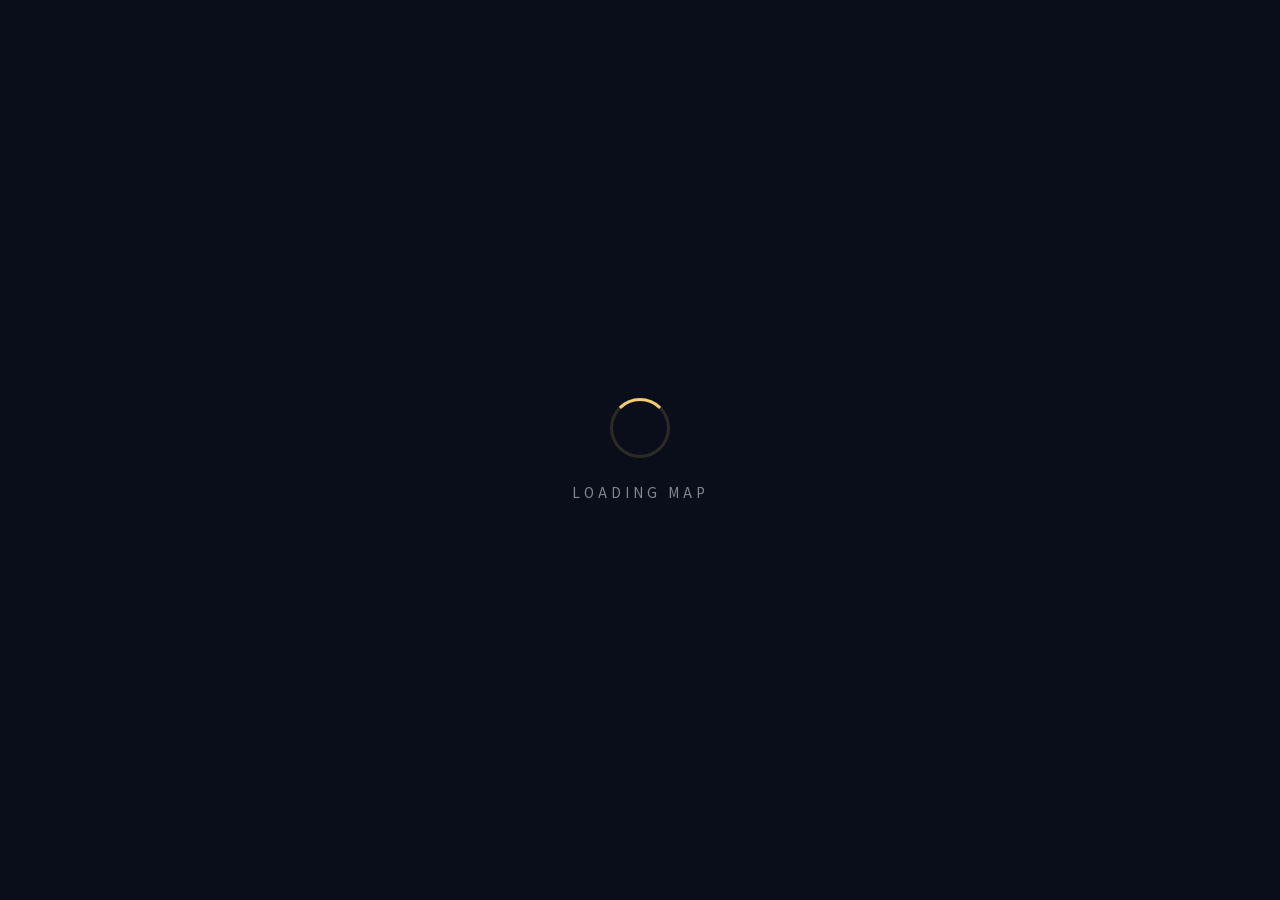
<file: travel_map.html>
<!DOCTYPE html>
<html lang="zh-CN">
<head>
    <meta charset="UTF-8">
    <meta name="viewport" content="width=device-width, initial-scale=1.0">
    <meta http-equiv="Cache-Control" content="no-cache, no-store, must-revalidate">
    <meta http-equiv="Pragma" content="no-cache">
    <meta http-equiv="Expires" content="0">
    <title>足迹</title>
    <script src="https://webapi.amap.com/maps?v=2.0&key=f66cdc07203c3075a2a2ae1ea67eea8e"></script>
    <style>
        @import url('data/fonts/fonts_local.css');

        :root {
            --gold: #d4a85a;
            --gold-bright: #f6c977;
            --gold-soft: rgba(212,168,90,0.55);
            --gold-faint: rgba(212,168,90,0.18);
            --purple-glow: rgba(183,148,244,0.55);
            --purple-soft: rgba(183,148,244,0.35);
        }

        * { margin: 0; padding: 0; box-sizing: border-box; }

        body {
            font-family: 'Noto Sans SC', -apple-system, BlinkMacSystemFont, 'PingFang SC', sans-serif;
            height: 100vh;
            overflow: hidden;
            background: #141a2e;
        }

        #map { width: 100%; height: 100%; }

        /* ===== Loading Screen ===== */
        .loading-screen {
            position: fixed;
            inset: 0;
            z-index: 9999;
            background: #0a0e1a;
            display: flex;
            flex-direction: column;
            align-items: center;
            justify-content: center;
            transition: opacity 0.8s ease, visibility 0.8s ease;
        }
        .loading-screen.hidden {
            opacity: 0;
            visibility: hidden;
            pointer-events: none;
        }
        .loading-globe {
            width: 60px; height: 60px;
            border: 3px solid rgba(212, 168, 90, 0.18);
            border-top-color: var(--gold-bright);
            border-radius: 50%;
            animation: spin 1s linear infinite;
            margin-bottom: 24px;
        }
        @keyframes spin { to { transform: rotate(360deg); } }
        .loading-text {
            font-size: 14px;
            color: rgba(255,255,255,0.5);
            letter-spacing: 4px;
            text-transform: uppercase;
        }

        /* ===== Title Bar ===== */
        .page-title {
            position: fixed;
            top: 20px;
            left: 50%;
            transform: translateX(-50%);
            z-index: 10;
            background: rgba(20, 26, 46, 0.78);
            backdrop-filter: blur(20px) saturate(1.6);
            -webkit-backdrop-filter: blur(20px) saturate(1.6);
            padding: 12px 32px;
            border-radius: 50px;
            border: 1px solid rgba(212,168,90,0.22);
            box-shadow:
                0 4px 30px rgba(0,0,0,0.4),
                0 0 40px rgba(212,168,90,0.10),
                inset 0 1px 0 rgba(255,255,255,0.06);
            display: flex;
            align-items: center;
            gap: 14px;
            opacity: 0;
            animation: slideDown 0.8s cubic-bezier(0.16, 1, 0.3, 1) 0.5s forwards;
        }
        @keyframes slideDown {
            from { opacity: 0; transform: translateX(-50%) translateY(-20px); }
            to { opacity: 1; transform: translateX(-50%) translateY(0); }
        }

        .title-dot {
            width: 10px; height: 10px;
            border-radius: 50%;
            background: var(--gold-bright);
            box-shadow: 0 0 12px rgba(246, 201, 119, 0.7);
            animation: pulse-dot 2s ease-in-out infinite;
        }
        @keyframes pulse-dot {
            0%, 100% { box-shadow: 0 0 12px rgba(246, 201, 119, 0.7); }
            50% { box-shadow: 0 0 20px rgba(246, 201, 119, 1), 0 0 40px rgba(246, 201, 119, 0.35); }
        }

        .title-text {
            font-family: 'Cinzel', 'Noto Serif SC', serif;
            font-size: 16px;
            font-weight: 700;
            letter-spacing: 2px;
            background: linear-gradient(135deg, #fff 0%, var(--gold-bright) 50%, var(--gold) 100%);
            -webkit-background-clip: text;
            -webkit-text-fill-color: transparent;
            background-clip: text;
        }

        .title-divider {
            width: 1px;
            height: 16px;
            background: rgba(212,168,90,0.35);
        }

        .title-stats {
            font-family: 'Cinzel', serif;
            font-size: 12px;
            font-weight: 500;
            color: var(--gold-soft);
            letter-spacing: 1px;
        }

        /* ===== Category Legend ===== */
        .legend {
            position: fixed;
            bottom: 24px;
            left: 24px;
            z-index: 10;
            background: rgba(20, 26, 46, 0.72);
            backdrop-filter: blur(20px) saturate(1.6);
            -webkit-backdrop-filter: blur(20px) saturate(1.6);
            padding: 16px 18px;
            border-radius: 16px;
            border: 1px solid rgba(212,168,90,0.16);
            box-shadow:
                0 4px 30px rgba(0,0,0,0.35),
                inset 0 1px 0 rgba(255,255,255,0.05);
            display: grid;
            grid-template-columns: repeat(auto-fill, minmax(120px, 1fr));
            gap: 4px 8px;
            width: min(420px, calc(100vw - 48px));
            font-size: 11px;
            opacity: 0;
            animation: slideUp 0.8s cubic-bezier(0.16, 1, 0.3, 1) 0.7s forwards;
        }
        @keyframes slideUp {
            from { opacity: 0; transform: translateY(20px); }
            to { opacity: 1; transform: translateY(0); }
        }

        .legend-item {
            display: flex;
            align-items: center;
            gap: 8px;
            cursor: pointer;
            padding: 6px 10px;
            border-radius: 10px;
            transition: all 0.3s ease;
            user-select: none;
            color: rgba(255,255,255,0.6);
            border: 1px solid transparent;
            white-space: nowrap;
            font-size: 12px;
        }

        .legend-item:hover {
            background: rgba(212,168,90,0.10);
            color: var(--gold-bright);
            border-color: rgba(212,168,90,0.25);
        }

        .legend-item.active {
            background: linear-gradient(135deg, rgba(212,168,90,0.18), rgba(183,148,244,0.18));
            color: var(--gold-bright);
            font-weight: 600;
            border-color: var(--gold-soft);
            box-shadow: 0 0 12px rgba(212,168,90,0.18);
            text-shadow: 0 0 6px rgba(246,201,119,0.3);
        }

        .legend-item.dimmed {
            opacity: 0.25;
        }

        .legend-icon {
            width: 22px; height: 22px;
            border-radius: 50%;
            border: 1.5px solid rgba(212,168,90,0.45);
            display: flex;
            align-items: center;
            justify-content: center;
            font-size: 11px;
            transition: all 0.3s ease;
            box-shadow: 0 2px 8px rgba(0,0,0,0.3);
            background: rgba(20,26,46,0.6);
        }

        .legend-item:hover .legend-icon {
            border-color: var(--gold-bright);
            box-shadow: 0 0 10px rgba(212,168,90,0.35);
            transform: scale(1.1);
        }
        .legend-item.active .legend-icon {
            border-color: var(--gold-bright);
            background: rgba(212,168,90,0.18);
        }

        /* ===== Popup Overlay (Game Codex Golden/Purple) ===== */
        .popup-overlay {
            position: fixed;
            inset: 0;
            background: rgba(5, 8, 20, 0.72);
            z-index: 1000;
            display: none;
            align-items: center;
            justify-content: center;
            backdrop-filter: blur(8px);
            -webkit-backdrop-filter: blur(8px);
            opacity: 0;
            transition: opacity 0.4s ease;
        }
        .popup-overlay.show { display: flex; opacity: 1; }

        .popup-card {
            background:
                linear-gradient(var(--gold-bright), var(--gold-bright)) top    left  / 24px 2px no-repeat,
                linear-gradient(var(--gold-bright), var(--gold-bright)) top    left  / 2px 24px no-repeat,
                linear-gradient(var(--gold-bright), var(--gold-bright)) top    right / 24px 2px no-repeat,
                linear-gradient(var(--gold-bright), var(--gold-bright)) top    right / 2px 24px no-repeat,
                linear-gradient(var(--gold-bright), var(--gold-bright)) bottom left  / 24px 2px no-repeat,
                linear-gradient(var(--gold-bright), var(--gold-bright)) bottom left  / 2px 24px no-repeat,
                linear-gradient(var(--gold-bright), var(--gold-bright)) bottom right / 24px 2px no-repeat,
                linear-gradient(var(--gold-bright), var(--gold-bright)) bottom right / 2px 24px no-repeat,
                linear-gradient(135deg, rgba(212,168,90,0.06), transparent 40%),
                rgba(20, 26, 46, 0.95);
            backdrop-filter: blur(30px) saturate(1.8);
            -webkit-backdrop-filter: blur(30px) saturate(1.8);
            border-radius: 16px;
            width: 420px;
            max-width: 90vw;
            max-height: 80vh;
            overflow-y: auto;
            border: 1px solid rgba(212,168,90,0.24);
            box-shadow:
                0 25px 80px rgba(0,0,0,0.55),
                0 0 40px rgba(212,168,90,0.12),
                inset 0 1px 0 rgba(255,255,255,0.06);
            transform: translateY(30px) scale(0.92);
            transition: transform 0.5s cubic-bezier(0.16, 1, 0.3, 1);
        }
        .popup-overlay.show .popup-card {
            transform: translateY(0) scale(1);
        }

        .popup-card::-webkit-scrollbar { width: 4px; }
        .popup-card::-webkit-scrollbar-track { background: transparent; }
        .popup-card::-webkit-scrollbar-thumb { background: rgba(255,255,255,0.1); border-radius: 4px; }

        .popup-header {
            display: flex;
            align-items: center;
            gap: 14px;
            padding: 22px 22px 16px;
            border-bottom: 1px solid rgba(212,168,90,0.16);
            position: relative;
        }

        .popup-emoji {
            width: 56px; height: 56px;
            border-radius: 14px;
            background: rgba(212, 168, 90, 0.1);
            border: 1px solid rgba(212, 168, 90, 0.2);
            display: flex;
            align-items: center;
            justify-content: center;
            font-size: 28px;
            flex-shrink: 0;
            box-shadow: 0 0 20px rgba(212, 168, 90, 0.12);
        }
        .popup-emoji.wanted {
            background: rgba(30, 40, 70, 0.8);
            border-color: rgba(255,255,255,0.25);
            border-style: dashed;
            box-shadow: 0 0 20px rgba(212, 168, 90, 0.08);
        }

        .popup-info { flex: 1; min-width: 0; }

        .popup-title {
            font-family: 'Cinzel', 'Noto Serif SC', serif;
            font-size: 18px;
            font-weight: 700;
            color: #fff;
            margin-bottom: 6px;
            letter-spacing: 1px;
            text-shadow: 0 0 12px rgba(212,168,90,0.25);
        }

        .popup-category {
            display: inline-block;
            padding: 3px 10px;
            border-radius: 4px;
            font-size: 10px;
            font-weight: 600;
            margin-bottom: 4px;
            font-family: 'Cinzel', serif;
            letter-spacing: 1px;
            text-transform: uppercase;
            background: transparent !important;
            border: 1px solid currentColor;
        }

        .popup-status {
            font-family: 'Cinzel', serif;
            font-size: 11px;
            font-weight: 700;
            letter-spacing: 1.5px;
            text-transform: uppercase;
        }
        .popup-status.visited { color: var(--gold-bright); }
        .popup-status.wanted { color: rgba(255,255,255,0.5); }

        .popup-close {
            width: 34px; height: 34px;
            border-radius: 50%;
            border: 1px solid rgba(212,168,90,0.35);
            background: rgba(13,23,38,0.72);
            cursor: pointer;
            display: flex;
            align-items: center;
            justify-content: center;
            font-size: 15px;
            color: var(--gold-bright);
            flex-shrink: 0;
            transition: all 0.3s ease;
            box-shadow: 0 0 10px rgba(212,168,90,0.2);
        }
        .popup-close:hover {
            background: rgba(212,168,90,0.18);
            color: #fff;
            box-shadow: 0 0 16px rgba(212,168,90,0.4);
        }

        .popup-content { padding: 18px 22px; }

        .popup-text {
            font-size: 13px;
            color: rgba(220,232,248,0.72);
            line-height: 1.75;
            margin-bottom: 14px;
        }

        .popup-loc {
            display: flex;
            align-items: center;
            gap: 5px;
            font-size: 12px;
            color: var(--gold-bright);
            font-weight: 500;
            margin-bottom: 12px;
        }
        .popup-loc svg {
            width: 13px; height: 13px;
            fill: var(--gold-bright);
            flex-shrink: 0;
        }

        .popup-tags {
            display: flex;
            gap: 6px;
            flex-wrap: wrap;
            margin-bottom: 14px;
        }
        .popup-tag {
            padding: 4px 12px;
            background: rgba(212,168,90,0.05);
            border: 1px solid rgba(212,168,90,0.14);
            border-radius: 4px;
            font-size: 11px;
            color: rgba(212,168,90,0.8);
            font-weight: 500;
            transition: all 0.2s;
            font-family: 'Cinzel', serif;
            letter-spacing: 1px;
        }
        .popup-tag:hover {
            background: rgba(212,168,90,0.12);
            border-color: rgba(212,168,90,0.35);
            color: var(--gold-bright);
        }

        .popup-minimap {
            height: 130px;
            border-radius: 12px;
            overflow: hidden;
            border: 1px solid rgba(212,168,90,0.18);
        }

        /* ===== Marker Pulse Ring ===== */
        @keyframes marker-pulse {
            0% { transform: scale(1); box-shadow: 0 0 0 0 var(--pulse-color); }
            70% { transform: scale(1); box-shadow: 0 0 0 10px transparent; }
            100% { transform: scale(1); box-shadow: 0 0 0 0 transparent; }
        }

        /* ===== Wanted marker style ===== */
        @keyframes float {
            0%, 100% { transform: translateY(0); }
            50% { transform: translateY(-3px); }
        }

        /* ===== Nav Drawer ===== */
        .nav-trigger{position:fixed;top:16px;right:20px;z-index:120;
            width:36px;height:36px;border-radius:10px;border:1px solid rgba(255,255,255,0.06);
            background:rgba(14,18,32,0.6);backdrop-filter:blur(16px) saturate(1.4);
            display:flex;align-items:center;justify-content:center;cursor:pointer;
            transition:all .25s;animation:slideDown .5s .6s cubic-bezier(0.16,1,0.3,1) both;}
        .nav-trigger:hover{background:rgba(14,18,32,0.85);border-color:rgba(255,255,255,0.12);}
        .nav-trigger svg{width:18px;height:18px;fill:rgba(255,255,255,0.45);transition:fill .2s;}
        .nav-trigger:hover svg{fill:rgba(255,255,255,0.7);}
        .nav-trigger.open svg{fill:var(--gold-soft);}
        .nav-drawer-overlay{position:fixed;inset:0;z-index:110;background:rgba(0,0,0,0.4);
            opacity:0;pointer-events:none;transition:opacity .3s;}
        .nav-drawer-overlay.open{opacity:1;pointer-events:all;}
        .nav-drawer{position:fixed;top:0;right:0;bottom:0;z-index:115;width:200px;
            background:rgba(10,14,26,0.95);backdrop-filter:blur(24px) saturate(1.6);
            border-left:1px solid rgba(255,255,255,0.06);
            transform:translateX(100%);transition:transform .3s cubic-bezier(0.16,1,0.3,1);
            display:flex;flex-direction:column;padding:72px 16px 24px;}
        .nav-drawer.open{transform:translateX(0);}
        .nav-drawer a{display:flex;align-items:center;gap:10px;
            padding:12px 14px;border-radius:10px;
            text-decoration:none;font-size:13px;font-weight:600;letter-spacing:0.5px;
            transition:all .2s;color:rgba(255,255,255,0.5);}
        .nav-drawer a:hover{background:rgba(255,255,255,0.04);color:rgba(255,255,255,0.8);}
        .nav-drawer .drawer-icon{font-size:16px;width:22px;text-align:center;}
        .nav-drawer .drawer-sep{height:1px;margin:8px 14px;
            background:linear-gradient(90deg,rgba(255,255,255,0.04),transparent);}
        .nav-drawer .link-heritage:hover{color:var(--gold-bright);}
        .nav-drawer .link-mountain:hover{color:#a8dcfa;}

        /* ===== Stats Panel ===== */
        .stats-toggle {
            position: fixed; bottom: 24px; right: 24px; z-index: 50;
            display: flex; align-items: center; gap: 6px;
            padding: 8px 14px; border-radius: 20px;
            background: rgba(20, 26, 46, 0.78);
            backdrop-filter: blur(20px) saturate(1.6);
            border: 1px solid rgba(212,168,90,0.18);
            box-shadow: 0 4px 16px rgba(0,0,0,0.35), 0 0 12px rgba(212,168,90,0.08), inset 0 1px 0 rgba(255,255,255,0.05);
            color: var(--gold-soft); cursor: pointer;
            font-family: 'Cinzel', serif;
            font-size: 12px; font-weight: 600; letter-spacing: 1px;
            transition: all 0.3s;
            animation: slideUp 0.5s 0.8s cubic-bezier(0.16, 1, 0.3, 1) both;
        }
        .stats-toggle:hover {
            background: rgba(20, 26, 46, 0.9);
            border-color: var(--gold-soft);
            color: var(--gold-bright);
            box-shadow: 0 4px 20px rgba(0,0,0,0.4), 0 0 18px rgba(212,168,90,0.18);
        }
        .stats-panel {
            position: fixed; bottom: 60px; right: 24px; z-index: 49;
            width: 240px; padding: 18px;
            background: rgba(20, 26, 46, 0.88);
            backdrop-filter: blur(20px) saturate(1.6);
            border: 1px solid rgba(212,168,90,0.16);
            border-radius: 14px;
            box-shadow: 0 8px 32px rgba(0,0,0,0.45), inset 0 1px 0 rgba(255,255,255,0.05);
            opacity: 0; visibility: hidden;
            transform: translateY(10px);
            transition: all 0.3s cubic-bezier(0.16, 1, 0.3, 1);
        }
        .stats-panel.show {
            opacity: 1; visibility: visible; transform: translateY(0);
        }
        .stats-row {
            display: flex; justify-content: space-between; align-items: center;
            padding: 5px 0; font-size: 12px; color: rgba(220,232,248,0.55);
        }
        .stats-row-label { display: flex; align-items: center; gap: 6px; }
        .stats-row-value { font-weight: 700; color: var(--gold-bright); }
        .stats-bar-row { margin: 3px 0; }
        .stats-bar-label { font-size: 11px; color: rgba(220,232,248,0.4); margin-bottom: 3px;
            display: flex; justify-content: space-between; }
        .stats-bar-track { height: 4px; background: rgba(255,255,255,0.06); border-radius: 2px; overflow: hidden; }
        .stats-bar-fill { height: 100%; border-radius: 2px; transition: width 0.6s; }
        .stats-divider { height: 1px; background: rgba(212,168,90,0.15); margin: 8px 0; }

        /* ===== Sub-icon on markers ===== */
        .marker-sub-icon {
            position: absolute; bottom: -2px; right: -2px;
            width: 18px; height: 18px; border-radius: 50%;
            background: rgba(20, 26, 46, 0.95);
            border: 1px solid rgba(212,168,90,0.35);
            display: flex; align-items: center; justify-content: center;
            font-size: 10px; z-index: 2; line-height: 1;
            box-shadow: 0 0 8px rgba(212,168,90,0.25);
        }

        /* ===== Mobile ===== */
        @media (max-width: 600px) {
            .page-title {
                top: 12px;
                padding: 8px 18px;
                gap: 8px;
                max-width: calc(100vw - 80px);
            }
            .title-text { font-size: 14px; letter-spacing: 1px; }
            .title-divider { display: none; }
            .title-stats { font-size: 11px; }
            .title-dot { width: 8px; height: 8px; }

            .nav-trigger{top:10px;right:12px;width:32px;height:32px;}

            .legend {
                bottom: 12px; left: 12px; right: 12px;
                width: auto;
                padding: 12px 14px;
                grid-template-columns: repeat(auto-fill, minmax(100px, 1fr));
                gap: 2px 4px;
                max-height: 40vh;
                overflow-y: auto;
            }
            .legend-item {
                padding: 5px 6px;
                font-size: 11px;
                gap: 6px;
            }
            .legend-icon {
                width: 20px; height: 20px;
                font-size: 10px;
            }

            .stats-toggle {
                bottom: 12px; right: 12px;
                padding: 7px 12px;
                font-size: 11px;
            }
            .stats-panel {
                right: 12px; bottom: 50px;
                width: calc(100vw - 24px);
                max-width: 300px;
            }

            .popup-card {
                max-width: 94vw;
                max-height: 85vh;
                border-radius: 14px;
            }
            .popup-header {
                padding: 16px 16px 12px;
                gap: 10px;
            }
            .popup-emoji { width: 44px; height: 44px; font-size: 22px; border-radius: 10px; }
            .popup-title { font-size: 16px; margin-bottom: 4px; }
            .popup-content { padding: 14px 16px; }
            .popup-text { font-size: 13px; line-height: 1.7; }
            .popup-minimap { height: 110px; }
            .popup-close {
                width: 38px; height: 38px;
                font-size: 18px;
            }
            .popup-tag { padding: 3px 8px; font-size: 10px; }
        }

        @media (max-width: 380px) {
            .page-title {
                padding: 6px 12px;
                gap: 6px;
            }
            .title-text { font-size: 13px; }
            .title-stats { display: none; }
            .legend { grid-template-columns: repeat(2, 1fr); }
        }
    </style>
</head>
<body>
    <div class="loading-screen" id="loadingScreen">
        <div class="loading-globe"></div>
        <div class="loading-text">Loading Map</div>
    </div>

    <div class="page-title">
        <span class="title-dot"></span>
        <span class="title-text">足迹</span>
        <span class="title-divider"></span>
        <span class="title-stats" id="titleStats"></span>
    </div>

    <div class="nav-trigger" id="navTrigger" onclick="document.getElementById('navDrawer').classList.toggle('open');document.getElementById('navOverlay').classList.toggle('open');this.classList.toggle('open');">
        <svg viewBox="0 0 24 24"><path d="M3 18h18v-2H3v2zm0-5h18v-2H3v2zm0-7v2h18V6H3z"/></svg>
    </div>
    <div class="nav-drawer-overlay" id="navOverlay" onclick="document.getElementById('navDrawer').classList.remove('open');this.classList.remove('open');document.getElementById('navTrigger').classList.remove('open');"></div>
    <div class="nav-drawer" id="navDrawer">
        <a href="heritage.html" class="link-heritage"><span class="drawer-icon">🏛️</span>遗产册</a>
        <div class="drawer-sep"></div>
        <a href="mountain_map.html" class="link-mountain"><span class="drawer-icon">🏔️</span>雪山地图</a>
        <a href="mountains.html" class="link-mountain"><span class="drawer-icon">📋</span>雪山图鉴</a>
        <div class="drawer-sep"></div>
        <a href="parks.html" class="link-heritage"><span class="drawer-icon">🌲</span>国家公园</a>
        <a href="darksky.html" class="link-mountain"><span class="drawer-icon">🌌</span>暗夜星空</a>
        <a href="diving.html" class="link-mountain"><span class="drawer-icon">🤿</span>潜水图鉴</a>
        <a href="hotspring.html" class="link-heritage"><span class="drawer-icon">♨️</span>温泉图鉴</a>
        <div class="drawer-sep"></div>
        <a href="timeline.html" class="link-heritage"><span class="drawer-icon">📅</span>旅行时间线</a>
        <a href="stats.html" class="link-heritage"><span class="drawer-icon">📊</span>旅行统计</a>
    </div>

    <div class="legend" id="legend"></div>

    <button class="stats-toggle" id="statsToggle">📊 数据</button>
    <div class="stats-panel" id="statsPanel"></div>

    <div id="map"></div>

    <div class="popup-overlay" id="popupOverlay">
        <div class="popup-card" id="popupCard">
            <div class="popup-header">
                <div class="popup-emoji" id="popupEmoji"></div>
                <div class="popup-info">
                    <div class="popup-title" id="popupTitle"></div>
                    <div class="popup-category" id="popupCategory"></div>
                    <div class="popup-status" id="popupStatus"></div>
                </div>
                <button class="popup-close" id="popupClose">✕</button>
            </div>
            <div class="popup-content" id="popupContent"></div>
        </div>
    </div>

    <script>
    (function() {
        var data = [];
        var map = null;
        var miniMap = null;
        var markers = [];
        var activeCategory = null;

        var categoryConfig = {
            '自然景观': { emoji: '🏔️', color: '#48bb78', glow: 'rgba(72,187,120,0.4)', bg: 'rgba(72,187,120,0.15)', text: '#48bb78' },
            '世界遗产': { emoji: '🏛️', color: '#9f7aea', glow: 'rgba(159,122,234,0.4)', bg: 'rgba(159,122,234,0.15)', text: '#9f7aea' },
            '历史文化': { emoji: '🏯', color: '#ed8936', glow: 'rgba(237,137,54,0.4)', bg: 'rgba(237,137,54,0.15)', text: '#ed8936' },
            '现代都市': { emoji: '🌃', color: '#4299e1', glow: 'rgba(66,153,225,0.4)', bg: 'rgba(66,153,225,0.15)', text: '#4299e1' },
            '美食体验': { emoji: '🍜', color: '#fc8181', glow: 'rgba(252,129,129,0.4)', bg: 'rgba(252,129,129,0.15)', text: '#fc8181' },
            '海岛海滩': { emoji: '🏖️', color: '#38b2ac', glow: 'rgba(56,178,172,0.4)', bg: 'rgba(56,178,172,0.15)', text: '#38b2ac' },
            '主题乐园': { emoji: '🎢', color: '#ed64a6', glow: 'rgba(237,100,166,0.4)', bg: 'rgba(237,100,166,0.15)', text: '#ed64a6' },
            '自驾公路': { emoji: '🚗', color: '#ecc94b', glow: 'rgba(236,201,75,0.4)', bg: 'rgba(236,201,75,0.15)', text: '#ecc94b' },
            '地质奇观': { emoji: '🌋', color: '#a0aec0', glow: 'rgba(160,174,192,0.4)', bg: 'rgba(160,174,192,0.15)', text: '#a0aec0' }
        };

        function load() {
            fetch('data/travel.json')
                .then(function(r) { return r.ok ? r.json() : []; })
                .then(function(d) { data = d; init(); })
                .catch(function() {});
        }

        function init() {
            var allSpots = [];
            data.forEach(function(entry) {
                entry.spots.forEach(function(spot) {
                    allSpots.push({ city: entry.city, visited: entry.visited, spot: spot });
                });
            });

            var visited = allSpots.filter(function(s) { return s.visited; });
            var wanted = allSpots.filter(function(s) { return !s.visited; });

            document.getElementById('titleStats').textContent =
                visited.length + ' 已探索 · ' + wanted.length + ' 待解锁';

            var categories = {};
            allSpots.forEach(function(s) {
                var cat = s.spot.category || '自然景观';
                categories[cat] = (categories[cat] || 0) + 1;
            });

            var legendHtml = '<div class="legend-item active" data-category="全部">' +
                '<div class="legend-icon" style="background:rgba(99,179,237,0.2);border-color:rgba(99,179,237,0.3)">✦</div>' +
                '<span>全部</span></div>';

            legendHtml += Object.keys(categories).map(function(cat) {
                var cfg = categoryConfig[cat] || categoryConfig['自然景观'];
                return '<div class="legend-item" data-category="' + cat + '">' +
                    '<div class="legend-icon" style="background:' + cfg.bg + ';border-color:' + cfg.color + '">' + cfg.emoji + '</div>' +
                    '<span>' + cat + ' ' + categories[cat] + '</span></div>';
            }).join('');

            document.getElementById('legend').innerHTML = legendHtml;

            document.getElementById('legend').addEventListener('click', function(e) {
                var item = e.target.closest('.legend-item');
                if (!item) return;
                var category = item.getAttribute('data-category');

                if (category === activeCategory || category === '全部') {
                    activeCategory = null;
                } else {
                    activeCategory = category;
                }

                document.querySelectorAll('.legend-item').forEach(function(el) {
                    var cat = el.getAttribute('data-category');
                    el.classList.remove('active', 'dimmed');
                    if (activeCategory === null) {
                        if (cat === '全部') el.classList.add('active');
                    } else {
                        if (cat === activeCategory) el.classList.add('active');
                        else if (cat !== '全部') el.classList.add('dimmed');
                    }
                });

                filterMarkers();
            });

            map = new AMap.Map('map', {
                zoom: 4,
                center: [104.19, 35.86],
                mapStyle: 'amap://styles/darkblue',
                resizeEnable: true
            });

            map.on('complete', function() {
                setTimeout(function() {
                    document.getElementById('loadingScreen').classList.add('hidden');
                }, 400);
            });

            renderMarkers(allSpots);
            renderStats(allSpots);

            document.getElementById('statsToggle').addEventListener('click', function() {
                document.getElementById('statsPanel').classList.toggle('show');
            });
        }

        function renderStats(allSpots) {
            var visitedSpots = allSpots.filter(function(s) { return s.visited; });
            var wantedSpots = allSpots.filter(function(s) { return !s.visited; });

            var provinces = {};
            var countries = { '中国': true };
            visitedSpots.forEach(function(s) {
                var loc = s.spot.location || '';
                var m = loc.match(/^([\u4e00-\u9fa5]{2,3}(?:省|自治区|市))/);
                if (m) provinces[m[1]] = true;
                if (loc.indexOf('台湾') !== -1) { provinces['台湾'] = true; countries['台湾'] = true; }
                if (loc.indexOf('日本') !== -1) countries['日本'] = true;
                if (loc.indexOf('越南') !== -1) countries['越南'] = true;
                if (loc.indexOf('冰岛') !== -1) countries['冰岛'] = true;
            });

            var categories = {};
            allSpots.forEach(function(s) {
                var cat = s.spot.category || '自然景观';
                categories[cat] = (categories[cat] || 0) + 1;
            });
            var maxCat = Math.max.apply(null, Object.keys(categories).map(function(k) { return categories[k]; }));

            var html = '<div class="stats-row"><span class="stats-row-label">🗺️ 省份</span><span class="stats-row-value">' + Object.keys(provinces).length + '</span></div>' +
                '<div class="stats-row"><span class="stats-row-label">🌍 国家/地区</span><span class="stats-row-value">' + Object.keys(countries).length + '</span></div>' +
                '<div class="stats-row"><span class="stats-row-label">✦ 已探索</span><span class="stats-row-value">' + visitedSpots.length + '</span></div>' +
                '<div class="stats-row"><span class="stats-row-label">◇ 待解锁</span><span class="stats-row-value">' + wantedSpots.length + '</span></div>' +
                '<div class="stats-divider"></div>';

            Object.keys(categories).forEach(function(cat) {
                var cfg = categoryConfig[cat] || categoryConfig['自然景观'];
                var pct = (categories[cat] / maxCat * 100);
                html += '<div class="stats-bar-row">' +
                    '<div class="stats-bar-label"><span>' + cfg.emoji + ' ' + cat + '</span><span>' + categories[cat] + '</span></div>' +
                    '<div class="stats-bar-track"><div class="stats-bar-fill" style="width:' + pct + '%;background:' + cfg.color + '"></div></div>' +
                '</div>';
            });

            document.getElementById('statsPanel').innerHTML = html;
        }

        function renderMarkers(allSpots) {
            allSpots.forEach(function(item, idx) {
                var spot = item.spot;
                if (!spot.lat || !spot.lng) return;

                var cat = spot.category || '自然景观';
                var cfg = categoryConfig[cat] || categoryConfig['自然景观'];
                var isVisited = item.visited;

                var wrapper = document.createElement('div');
                wrapper.style.cssText = 'position:relative;width:44px;height:44px;display:flex;align-items:center;justify-content:center;';

                if (isVisited) {
                    // Pulse ring
                    var ring = document.createElement('div');
                    ring.style.cssText = 'position:absolute;inset:0;border-radius:50%;' +
                        'animation:marker-pulse 2.5s ease-out infinite;' +
                        'animation-delay:' + (idx * 0.15 % 2.5) + 's;' +
                        '--pulse-color: rgba(212,168,90,0.6);';
                    wrapper.appendChild(ring);
                }

                var el = document.createElement('div');
                var goldBright = '#f6c977', gold = '#d4a85a', purpleGlow = 'rgba(183,148,244,0.55)';
                if (isVisited) {
                    el.style.cssText = 'width:38px;height:38px;border-radius:50%;' +
                        'border:2.5px solid ' + goldBright + ';' +
                        'box-shadow:0 4px 15px rgba(0,0,0,0.45), 0 0 22px ' + purpleGlow + ', 0 0 8px ' + goldBright + ';' +
                        'display:flex;align-items:center;justify-content:center;' +
                        'font-size:18px;cursor:pointer;transition:all 0.3s cubic-bezier(0.16,1,0.3,1);' +
                        'background:linear-gradient(145deg, ' + gold + ', rgba(212,168,90,0.85));' +
                        'color:#1a1206;' +
                        'position:relative;z-index:1;';
                } else {
                    el.style.cssText = 'width:34px;height:34px;border-radius:50%;' +
                        'border:2px dashed ' + gold + ';' +
                        'box-shadow:0 4px 15px rgba(0,0,0,0.35), 0 0 12px rgba(212,168,90,0.15);' +
                        'display:flex;align-items:center;justify-content:center;' +
                        'font-size:16px;cursor:pointer;transition:all 0.3s cubic-bezier(0.16,1,0.3,1);' +
                        'background:rgba(20,26,46,0.85);' +
                        'animation:float 3s ease-in-out infinite;' +
                        'animation-delay:' + (idx * 0.3 % 3) + 's;' +
                        'position:relative;z-index:1;';
                }
                el.textContent = cfg.emoji;

                el.addEventListener('mouseenter', function() {
                    this.style.transform = 'scale(1.28)';
                    this.style.boxShadow = isVisited
                        ? '0 6px 25px rgba(0,0,0,0.55), 0 0 40px ' + purpleGlow + ', 0 0 16px ' + goldBright
                        : '0 6px 25px rgba(0,0,0,0.45), 0 0 25px rgba(212,168,90,0.35)';
                    this.style.borderColor = goldBright;
                });
                el.addEventListener('mouseleave', function() {
                    this.style.transform = 'scale(1)';
                    this.style.boxShadow = isVisited
                        ? '0 4px 15px rgba(0,0,0,0.45), 0 0 22px ' + purpleGlow + ', 0 0 8px ' + goldBright
                        : '0 4px 15px rgba(0,0,0,0.35), 0 0 12px rgba(212,168,90,0.15)';
                    this.style.borderColor = isVisited ? goldBright : gold;
                });

                wrapper.appendChild(el);

                var subIconMap = {
                    '湖泊': '💧', '冰川': '🧊', '雪山': '❄️', '草原': '🌾',
                    '沙漠': '🏜️', '峡谷': '⛰️', '盐湖': '✨', '花海': '🌸',
                    '天池': '💎', '温泉': '♨️', '古城': '🏰', '寺院': '🙏',
                    '夜景': '🌙', '海滩': '🏖️', '日落': '🌅', '红叶': '🍁',
                    '极光': '🌌', '湿地': '🦆', '帕米尔': '⛰️', '边境': '🛂'
                };
                var tags = spot.tags || [];
                for (var t = 0; t < tags.length; t++) {
                    if (subIconMap[tags[t]]) {
                        var subIcon = document.createElement('div');
                        subIcon.className = 'marker-sub-icon';
                        subIcon.textContent = subIconMap[tags[t]];
                        wrapper.appendChild(subIcon);
                        break;
                    }
                }

                var marker = new AMap.Marker({
                    position: [spot.lng, spot.lat],
                    content: wrapper,
                    offset: new AMap.Pixel(-22, -22)
                });

                marker.on('click', function() { showPopup(item); });
                markers.push({ marker: marker, category: cat });
                map.add(marker);
            });

            var allMarkers = map.getAllOverlays('marker');
            if (allMarkers.length) {
                map.setFitView(allMarkers, false, [80, 80, 80, 80]);
            }
        }

        function filterMarkers() {
            markers.forEach(function(item) {
                if (activeCategory === null || item.category === activeCategory) {
                    item.marker.show();
                } else {
                    item.marker.hide();
                }
            });

            var visibleMarkers = markers
                .filter(function(item) { return activeCategory === null || item.category === activeCategory; })
                .map(function(item) { return item.marker; });

            if (visibleMarkers.length > 0) {
                map.setFitView(visibleMarkers, false, [80, 80, 80, 80]);
            }
        }

        function showPopup(item) {
            if (miniMap) { miniMap.destroy(); miniMap = null; }

            var overlay = document.getElementById('popupOverlay');
            var spot = item.spot;
            var cat = spot.category || '自然景观';
            var cfg = categoryConfig[cat] || categoryConfig['自然景观'];
            var isVisited = item.visited;

            document.getElementById('popupEmoji').textContent = cfg.emoji;
            document.getElementById('popupEmoji').className = 'popup-emoji' + (isVisited ? '' : ' wanted');
            document.getElementById('popupTitle').textContent = spot.title;

            var categoryEl = document.getElementById('popupCategory');
            categoryEl.textContent = cat;
            categoryEl.style.background = cfg.bg;
            categoryEl.style.color = cfg.text;
            categoryEl.style.border = '1px solid ' + cfg.color + '33';

            var statusEl = document.getElementById('popupStatus');
            statusEl.textContent = isVisited ? '✦ 已探索' : '◇ 待解锁';
            statusEl.className = 'popup-status ' + (isVisited ? 'visited' : 'wanted');

            var html = '';
            if (spot.content) {
                html += '<div class="popup-text">' + spot.content + '</div>';
            }
            if (spot.location) {
                html += '<div class="popup-loc"><svg viewBox="0 0 24 24"><path d="M12 2C8.13 2 5 5.13 5 9c0 5.25 7 13 7 13s7-7.75 7-13c0-3.87-3.13-7-7-7zm0 9.5c-1.38 0-2.5-1.12-2.5-2.5s1.12-2.5 2.5-2.5 2.5 1.12 2.5 2.5-1.12 2.5-2.5 2.5z"/></svg>' + spot.location + '</div>';
            }
            if (spot.tags && spot.tags.length) {
                html += '<div class="popup-tags">' + spot.tags.map(function(t) { return '<span class="popup-tag">' + t + '</span>'; }).join('') + '</div>';
            }
            if (spot.lat && spot.lng) {
                var isOverseasFar = (spot.lng < 0 || spot.lat > 55);
                if (!isOverseasFar) {
                    html += '<div class="popup-minimap" id="popup-minimap"></div>';
                } else {
                    html += '<div class="popup-loc" style="margin-top:8px;opacity:0.6;">坐标: ' + spot.lat + ', ' + spot.lng + '</div>';
                }
            }

            document.getElementById('popupContent').innerHTML = html;

            overlay.style.display = 'flex';
            requestAnimationFrame(function() {
                requestAnimationFrame(function() {
                    overlay.classList.add('show');
                });
            });

            if (spot.lat && spot.lng && !(spot.lng < 0 || spot.lat > 55)) {
                setTimeout(function() {
                    var el = document.getElementById('popup-minimap');
                    if (!el) return;

                    var isRemote = spot.lng < 76 || spot.lng > 135;
                    var miniZoom = isRemote ? 8 : 13;
                    miniMap = new AMap.Map(el, {
                        zoom: miniZoom,
                        center: [spot.lng, spot.lat],
                        mapStyle: isRemote ? 'amap://styles/normal' : 'amap://styles/darkblue',
                        resizeEnable: true,
                        dragEnable: false,
                        zoomEnable: false,
                        scrollWheel: false,
                        doubleClickZoom: false
                    });

                    var dot = document.createElement('div');
                    dot.style.cssText = 'width:14px;height:14px;border-radius:50%;border:2px solid rgba(255,255,255,0.5);' +
                        'box-shadow:0 0 15px ' + cfg.glow + ', 0 2px 6px rgba(0,0,0,0.4);background:' + cfg.color + ';';

                    miniMap.add(new AMap.Marker({
                        position: [spot.lng, spot.lat],
                        content: dot,
                        offset: new AMap.Pixel(-7, -7)
                    }));
                }, 200);
            }
        }

        function closePopup() {
            var overlay = document.getElementById('popupOverlay');
            overlay.classList.remove('show');
            setTimeout(function() {
                overlay.style.display = 'none';
                if (miniMap) { miniMap.destroy(); miniMap = null; }
            }, 400);
        }

        document.getElementById('popupClose').addEventListener('click', closePopup);
        document.getElementById('popupOverlay').addEventListener('click', function(e) {
            if (e.target === this) closePopup();
        });
        document.addEventListener('keydown', function(e) {
            if (e.key === 'Escape') closePopup();
        });

        load();
    })();
    </script>
</body>
</html>
</file>
